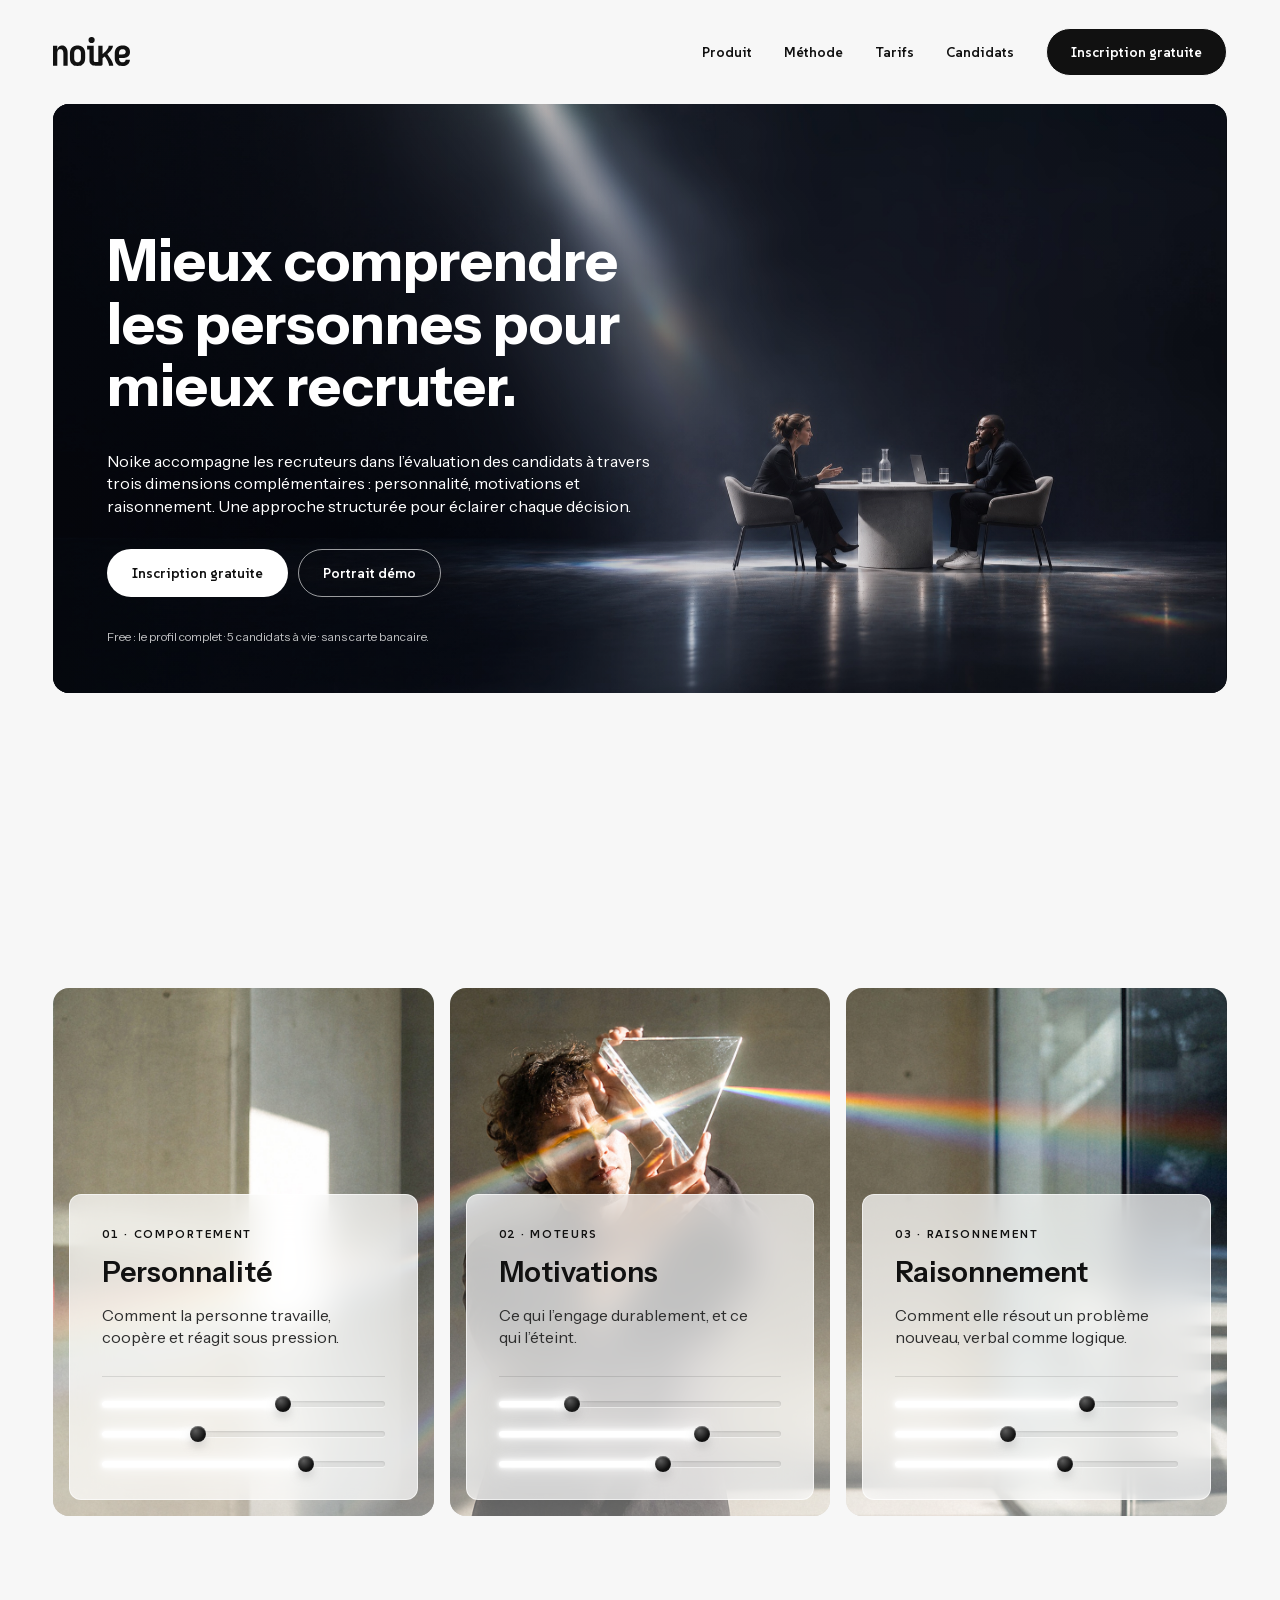
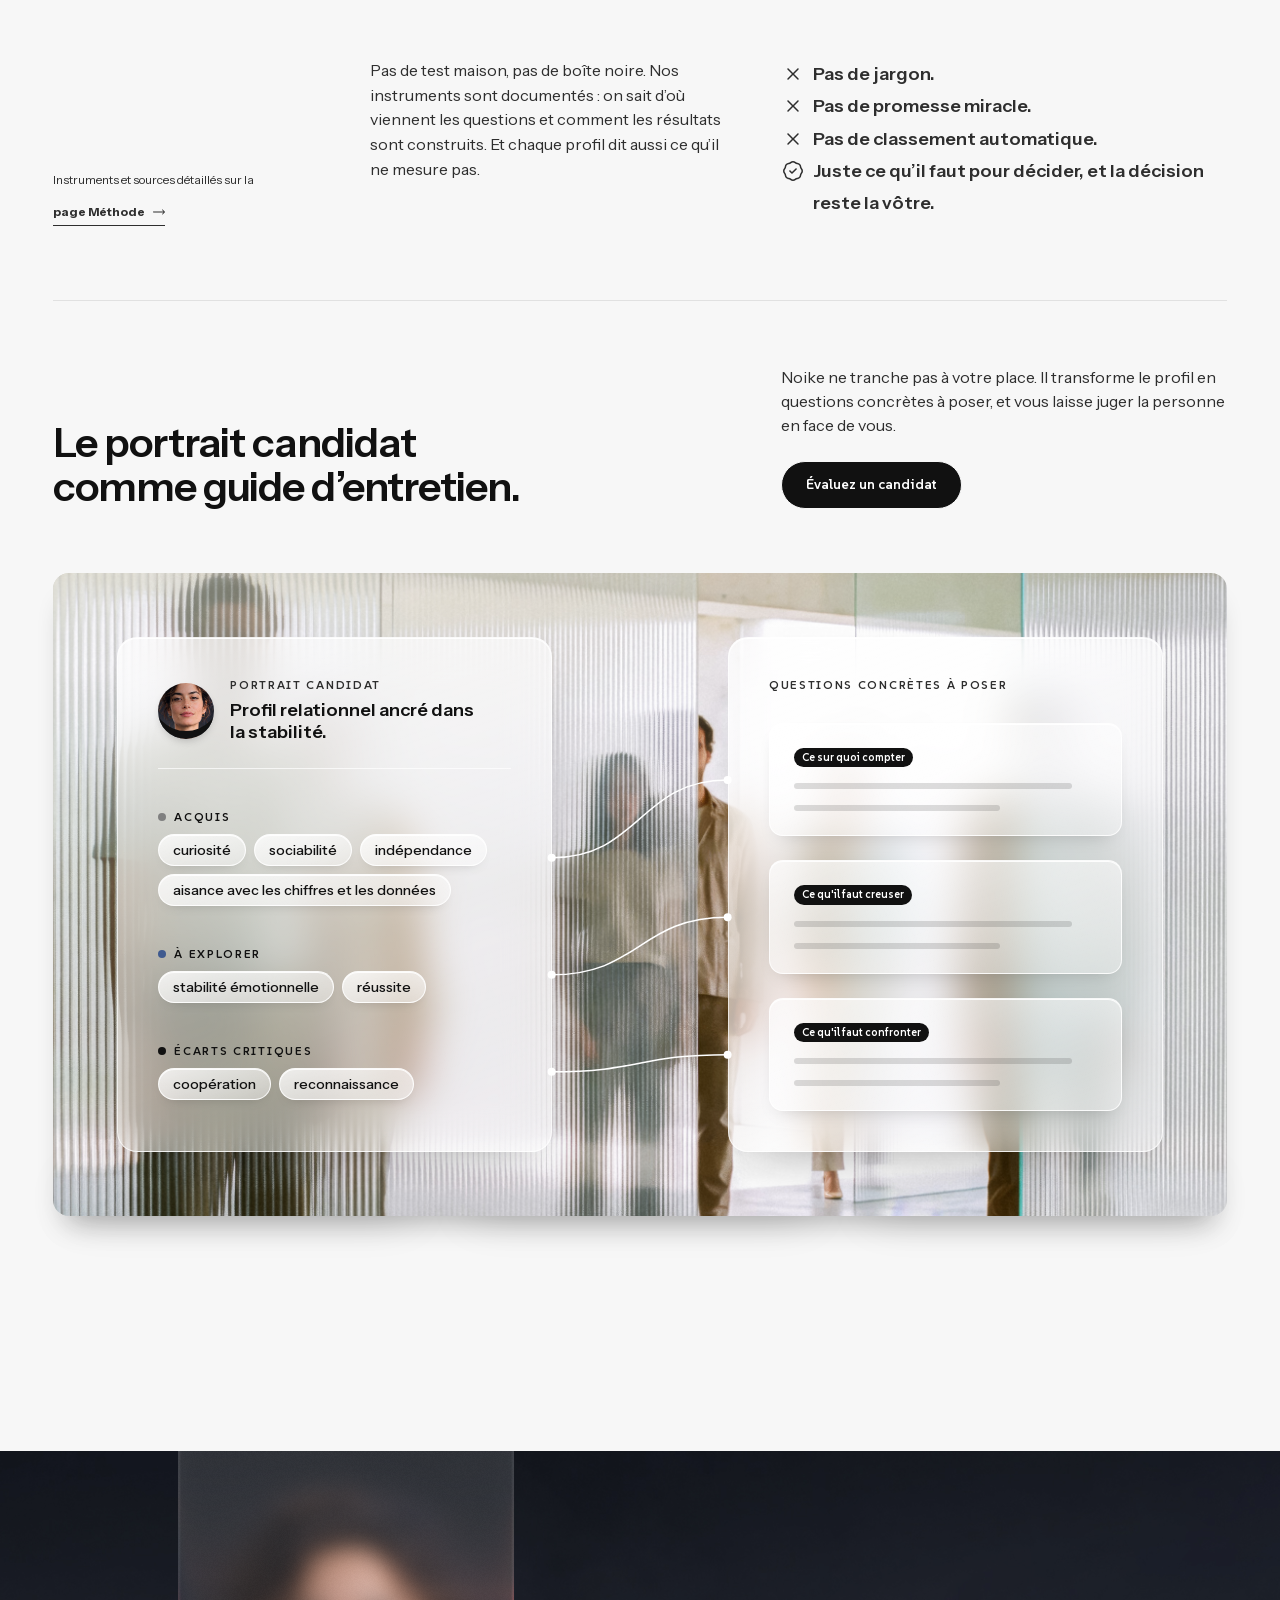
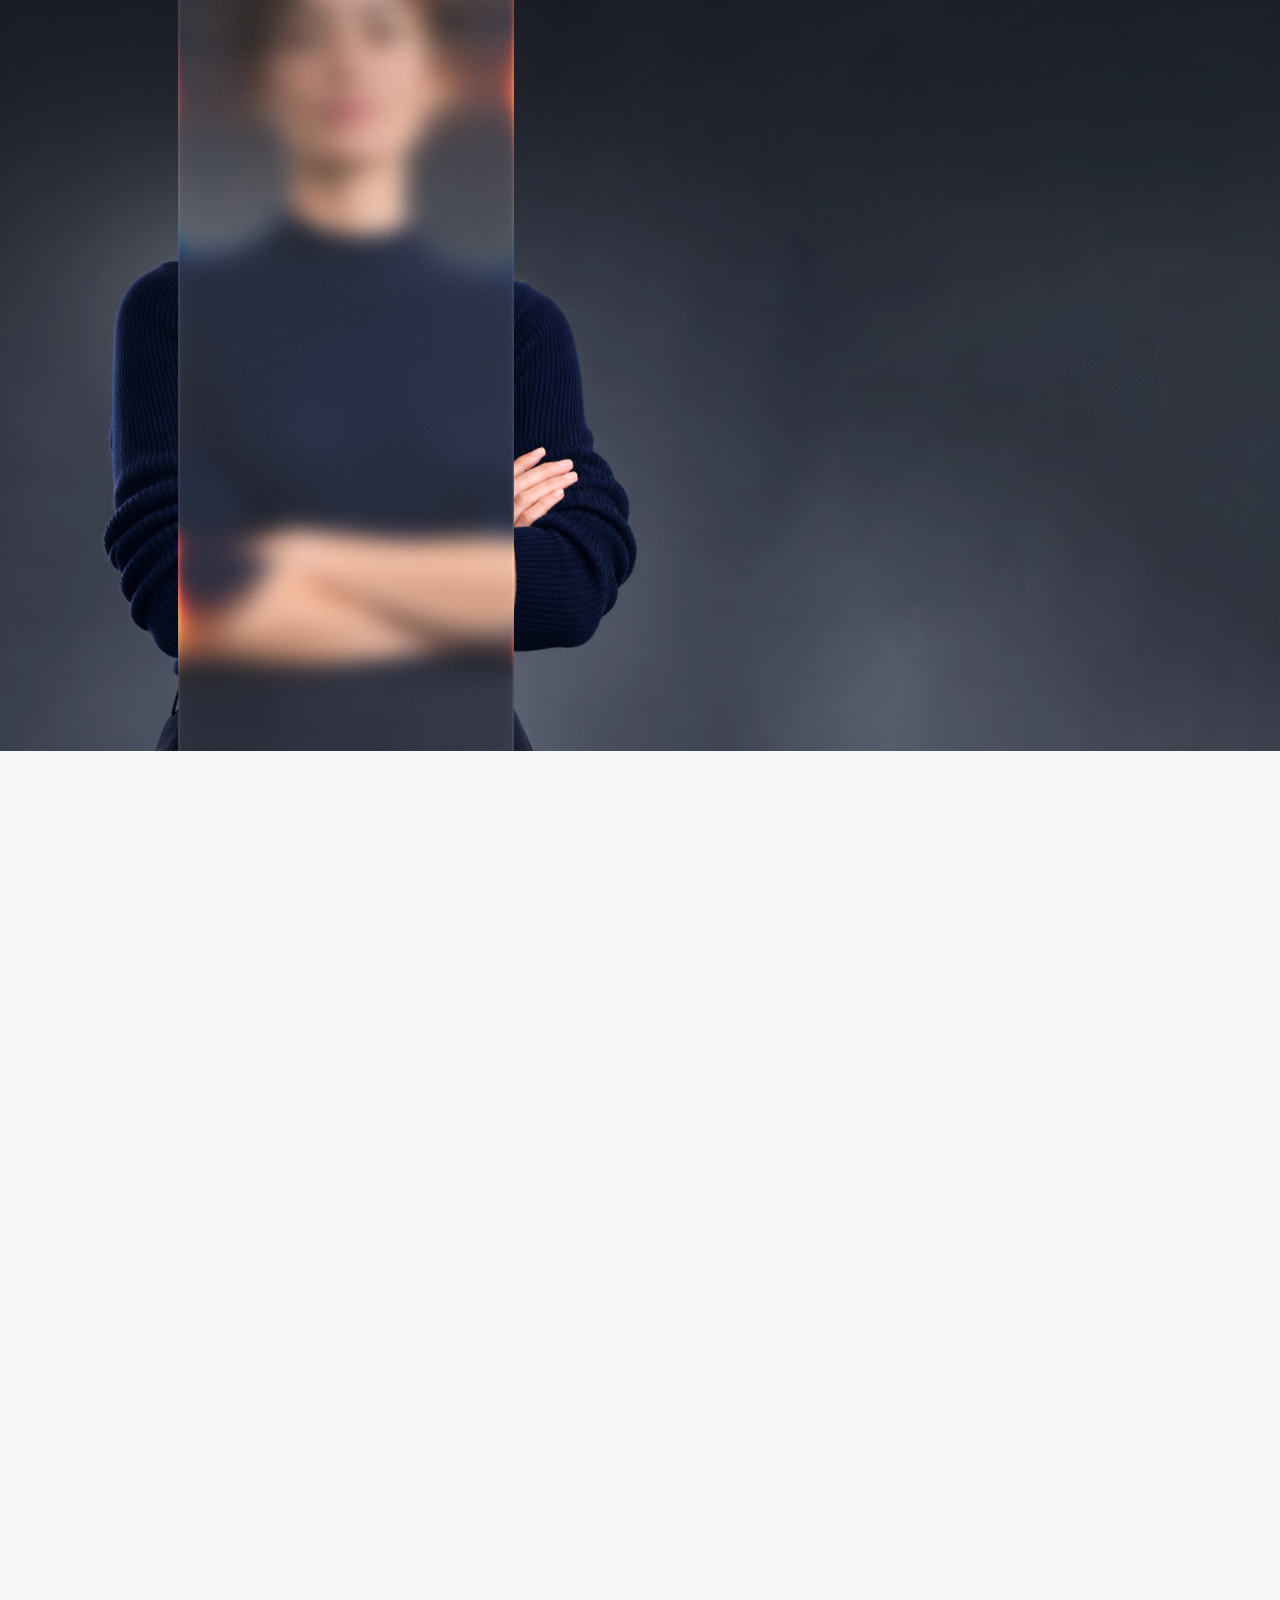
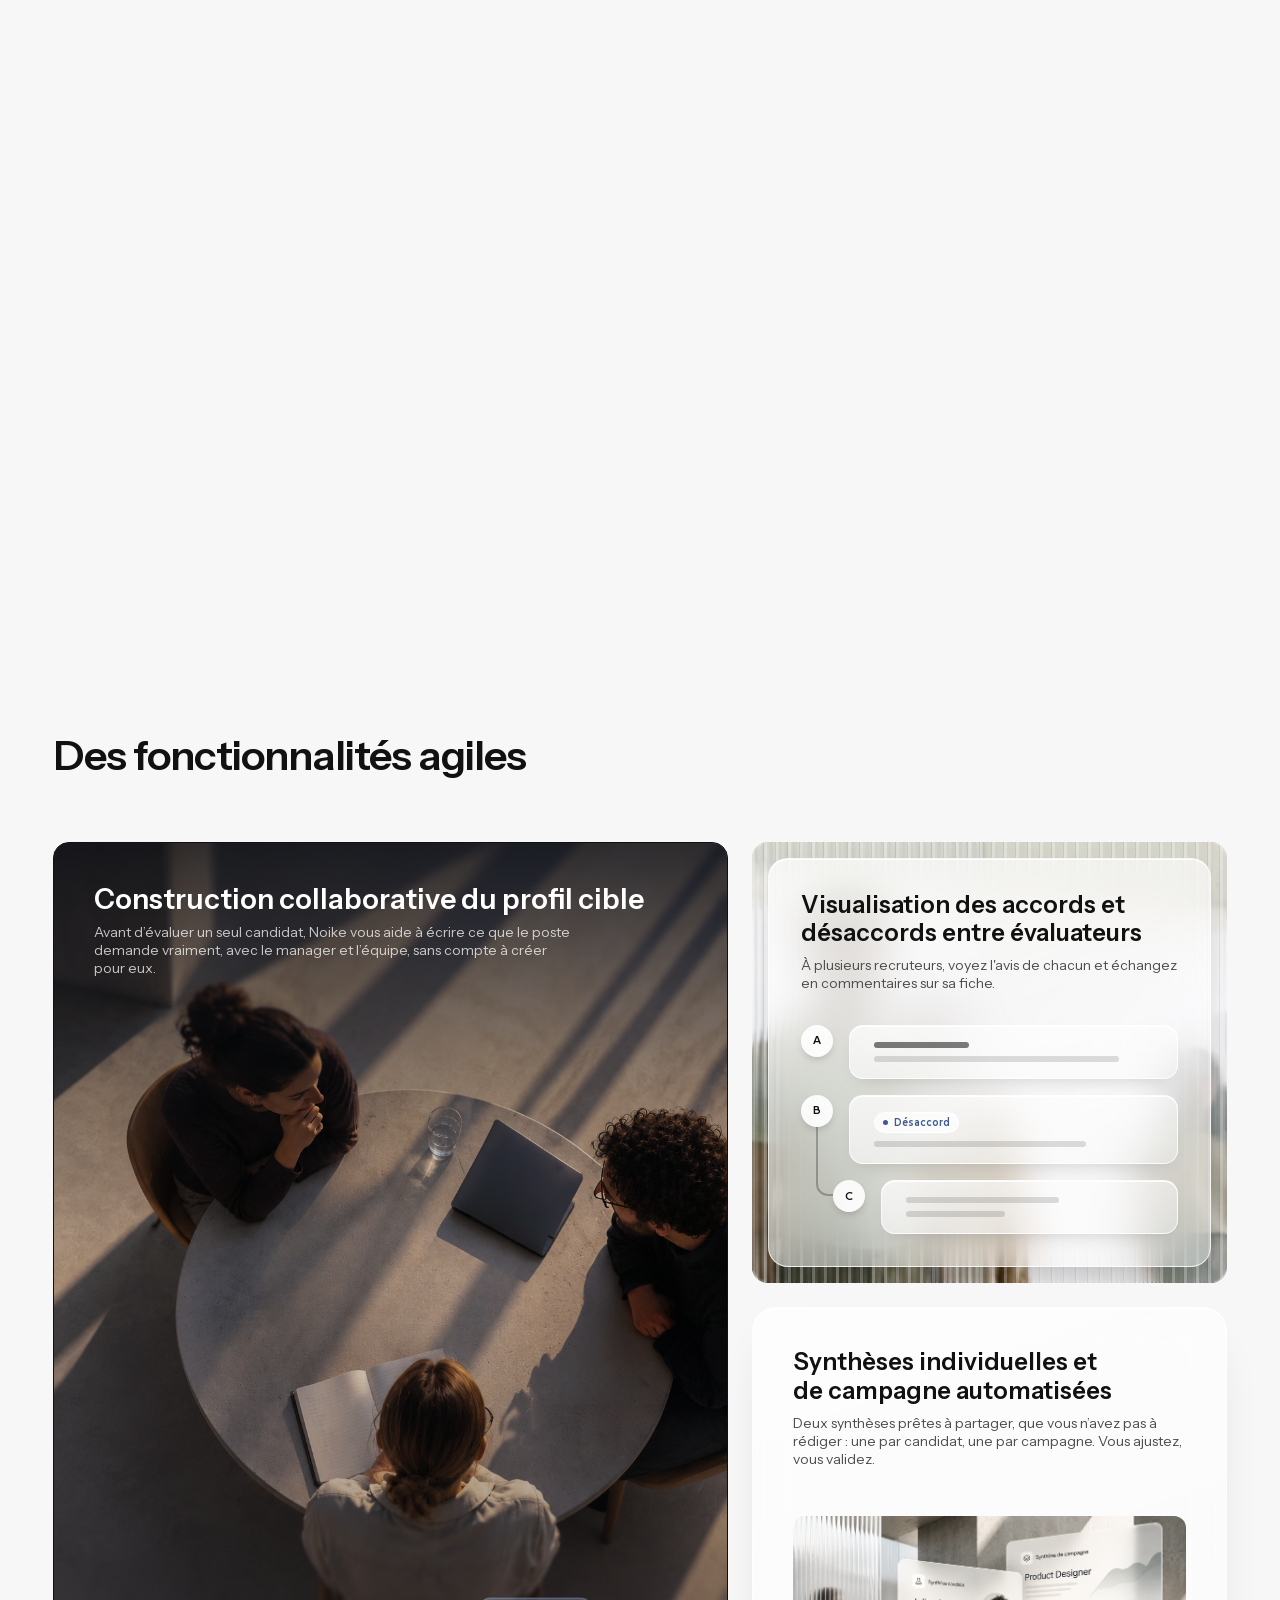
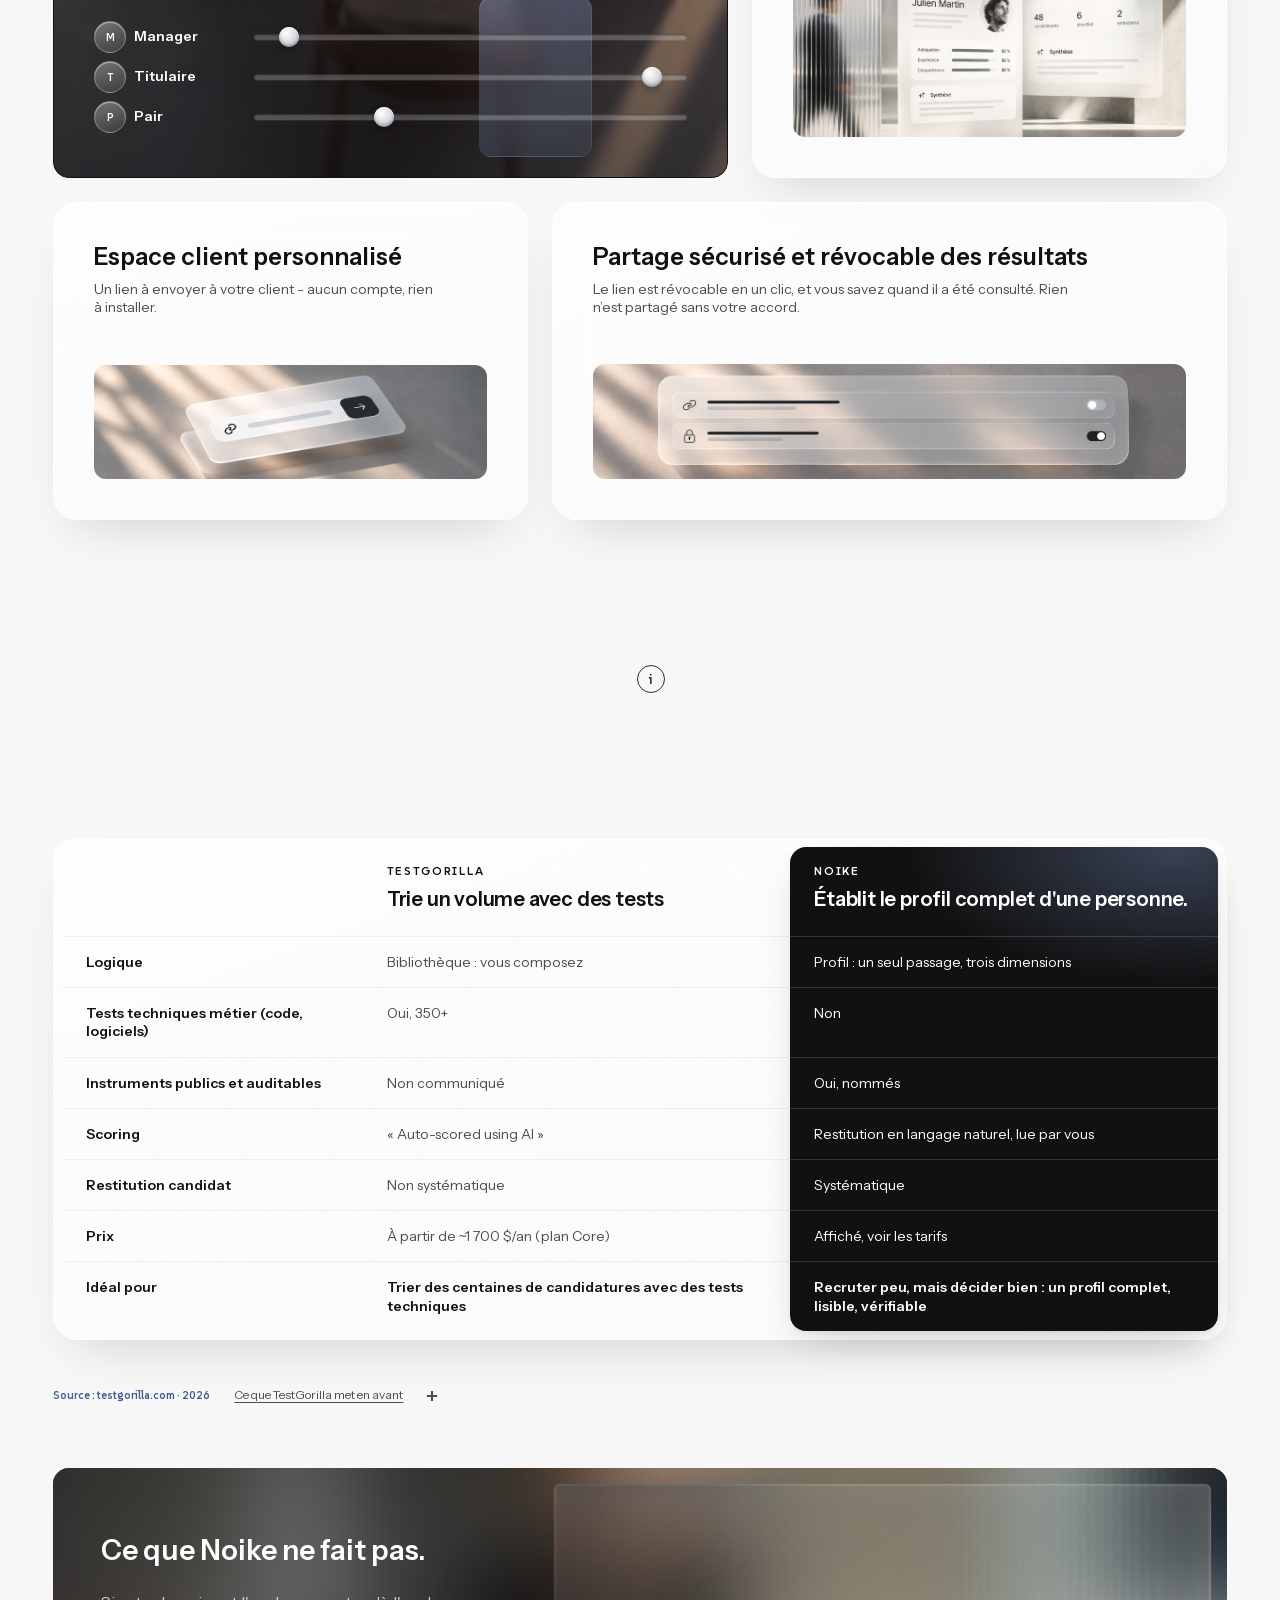
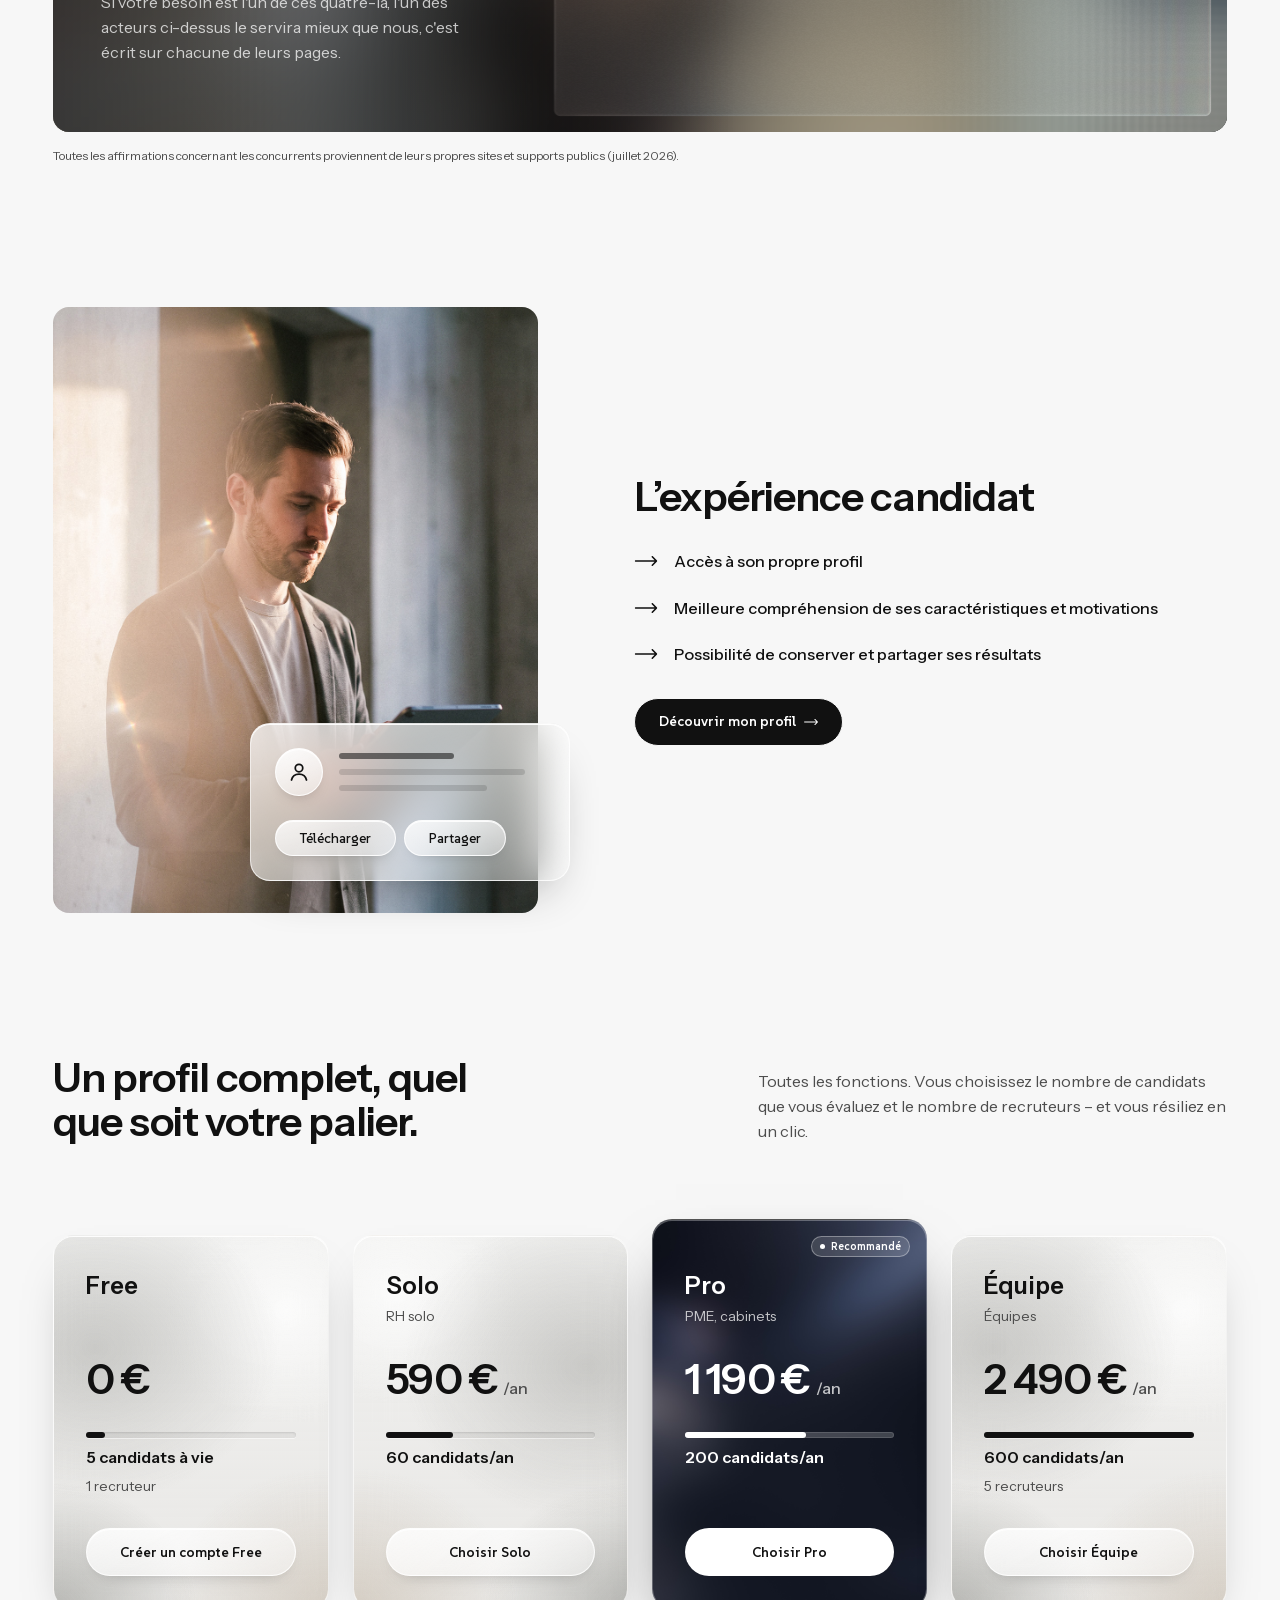
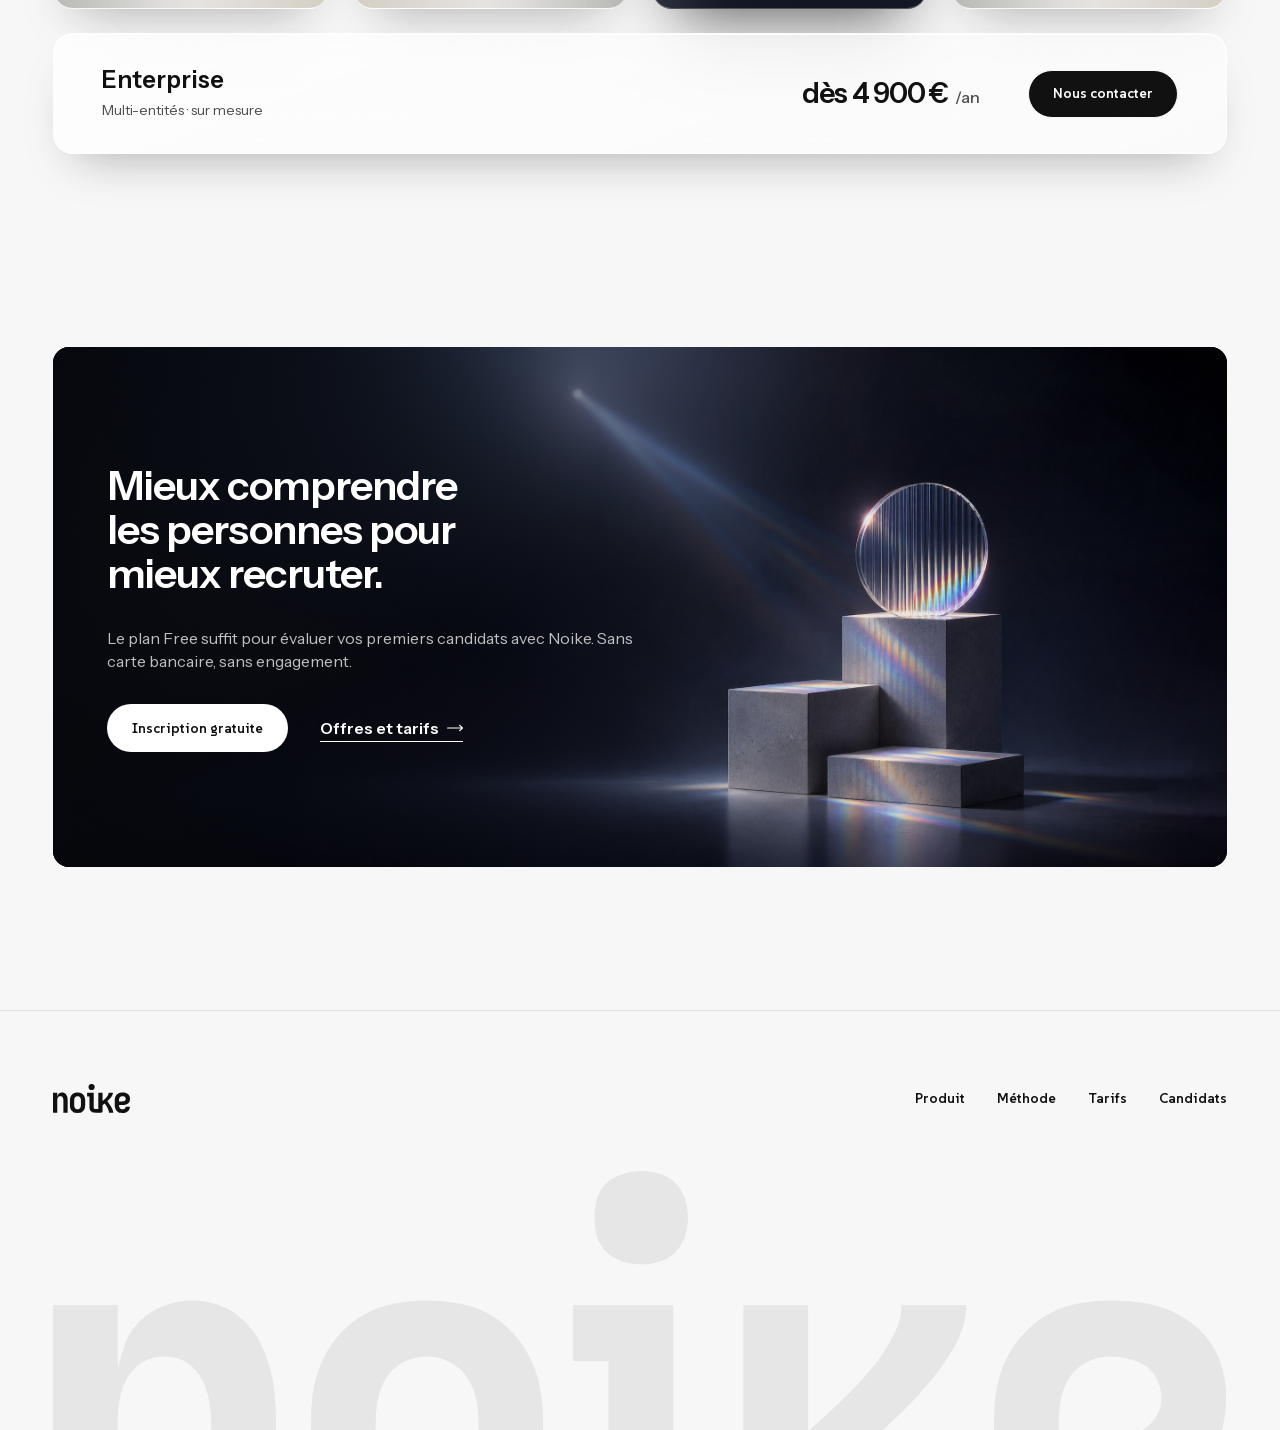
<file: index.html>
<!doctype html>
<html lang="fr">
<head>
  <meta charset="utf-8">
  <meta name="viewport" content="width=device-width, initial-scale=1">
  <title>Noike — Mieux comprendre les personnes pour mieux recruter</title>
  <meta name="description" content="Noike accompagne les recruteurs dans l'évaluation des candidats à travers trois dimensions complémentaires : personnalité, motivations et raisonnement.">
  <meta name="theme-color" content="#f7f7f7">
  <script>
    if (!window.matchMedia("(prefers-reduced-motion: reduce)").matches) {
      document.documentElement.classList.add("js-anim");
    }
  </script>
  <link rel="preload" href="assets/fonts/instrument-sans-latin.woff2" as="font" type="font/woff2" crossorigin>
  <link rel="preload" href="assets/fonts/suse-latin.woff2" as="font" type="font/woff2" crossorigin>
  <link rel="stylesheet" href="css/tokens.css?v=3">
  <link rel="stylesheet" href="css/base.css">
  <link rel="stylesheet" href="css/components.css">
  <link rel="stylesheet" href="css/sections.css">
  <link rel="stylesheet" href="css/guide.css?v=4">
  <link rel="stylesheet" href="css/page.css?v=72">
</head>
<body>
<svg xmlns="http://www.w3.org/2000/svg" style="display:none" aria-hidden="true">
<symbol id="close24" viewBox="0 0 24 24"><g>
<path d="M16.4697 6.46973C16.7626 6.17683 17.2374 6.17683 17.5303 6.46973C17.8232 6.76262 17.8232 7.23738 17.5303 7.53027L13.0605 12L17.5303 16.4697L17.582 16.5264C17.8223 16.8209 17.8049 17.2557 17.5303 17.5303C17.2557 17.8049 16.8209 17.8223 16.5264 17.582L16.4697 17.5303L12 13.0605L7.53027 17.5303C7.23738 17.8232 6.76262 17.8232 6.46973 17.5303C6.17683 17.2374 6.17683 16.7626 6.46973 16.4697L10.9395 12L6.46973 7.53027L6.41797 7.47363C6.17766 7.17905 6.19512 6.74433 6.46973 6.46973C6.74433 6.19512 7.17905 6.17766 7.47363 6.41797L7.53027 6.46973L12 10.9395L16.4697 6.46973Z" fill="currentColor"/>
</g></symbol>
<symbol id="seencheck24" viewBox="0 0 24 24"><g>
<g>
<path d="M14.5576 9.38768C14.8578 9.08743 15.3451 9.08774 15.6455 9.38768C15.9459 9.68808 15.9459 10.1752 15.6455 10.4756L11.5097 14.6123C11.2094 14.9123 10.7222 14.9123 10.4219 14.6123L8.35448 12.5439C8.05408 12.2435 8.05408 11.7564 8.35448 11.456C8.6549 11.156 9.14208 11.1558 9.44237 11.456L10.9658 12.9795L14.5576 9.38768Z" fill="currentColor"/>
<path d="M9.20701 3.0283C10.8164 1.65719 13.1836 1.6572 14.793 3.0283C15.2362 3.40598 15.7877 3.63521 16.3681 3.68162C18.476 3.84993 20.15 5.52394 20.3183 7.63182C20.3648 8.21226 20.594 8.76381 20.9717 9.20701C22.3428 10.8164 22.3428 13.1835 20.9717 14.793C20.594 15.2362 20.3648 15.7877 20.3183 16.3681C20.15 18.476 18.476 20.15 16.3681 20.3183C15.7877 20.3648 15.2362 20.594 14.793 20.9717C13.1835 22.3428 10.8164 22.3428 9.20701 20.9717C8.76381 20.594 8.21226 20.3648 7.63182 20.3183C5.52394 20.15 3.84993 18.476 3.68162 16.3681C3.63521 15.7877 3.40598 15.2362 3.0283 14.793C1.6572 13.1836 1.65719 10.8164 3.0283 9.20701C3.40598 8.7638 3.63521 8.21226 3.68162 7.63182C3.84994 5.52395 5.52395 3.84994 7.63182 3.68162C8.21226 3.63521 8.7638 3.40598 9.20701 3.0283ZM13.7959 4.1992C12.7614 3.31776 11.2386 3.31775 10.2041 4.1992C9.51445 4.78684 8.65706 5.14269 7.75389 5.21483C6.39919 5.32309 5.32309 6.39919 5.21483 7.75389C5.14269 8.65706 4.78684 9.51445 4.1992 10.2041C3.31775 11.2386 3.31776 12.7614 4.1992 13.7959C4.78684 14.4855 5.14269 15.3429 5.21483 16.2461C5.32308 17.6008 6.39918 18.6769 7.75389 18.7851C8.65706 18.8573 9.51445 19.2131 10.2041 19.8008C11.2386 20.6822 12.7614 20.6822 13.7959 19.8008C14.4855 19.2131 15.3429 18.8573 16.2461 18.7851C17.6008 18.6769 18.6769 17.6008 18.7851 16.2461C18.8573 15.3429 19.2131 14.4855 19.8008 13.7959C20.6822 12.7614 20.6822 11.2386 19.8008 10.2041C19.2131 9.51445 18.8573 8.65706 18.7851 7.75389C18.6769 6.39918 17.6008 5.32308 16.2461 5.21483C15.3429 5.14269 14.4855 4.78684 13.7959 4.1992Z" fill-rule="evenodd" clip-rule="evenodd" fill="currentColor"/>
</g>
</g></symbol>
<symbol id="logo" viewBox="0 0 76.8401 28.97"><g>
<path fill-rule="evenodd" clip-rule="evenodd" d="M24.4987 8.48455C25.1866 8.48456 25.8747 8.54844 26.5626 8.67584C27.2759 8.80322 27.9383 9.03239 28.5496 9.36352C29.1612 9.69475 29.6964 10.1282 30.155 10.6633C30.6391 11.1729 31.0215 11.746 31.3018 12.383C31.6075 12.9945 31.811 13.657 31.913 14.3705C32.0404 15.0584 32.1042 15.7465 32.1042 16.4344V21.0206C32.1042 21.7085 32.0404 22.4094 31.913 23.1228C31.811 23.8106 31.6074 24.473 31.3018 25.1098C31.0215 25.7213 30.6391 26.2949 30.155 26.83C29.6964 27.3395 29.1611 27.7598 28.5496 28.091C27.9382 28.4222 27.276 28.6518 26.5626 28.7792C25.8747 28.9066 25.1866 28.97 24.4987 28.97C23.8107 28.97 23.1098 28.9066 22.3964 28.7792C21.7085 28.6518 21.0587 28.4222 20.4472 28.091C19.8358 27.7598 19.2881 27.3395 18.804 26.83C18.3454 26.2949 17.963 25.7213 17.6573 25.1098C17.3771 24.473 17.1735 23.8106 17.0461 23.1228C16.9442 22.4094 16.8931 21.7085 16.8931 21.0206V16.4344C16.8931 15.7465 16.9442 15.0584 17.0461 14.3705C17.1735 13.657 17.377 12.9945 17.6573 12.383C17.963 11.746 18.3454 11.1729 18.804 10.6633C19.2881 10.1283 19.8357 9.69475 20.4472 9.36352C21.0586 9.03232 21.7085 8.80324 22.3964 8.67584C23.1098 8.54844 23.8107 8.48455 24.4987 8.48455ZM24.4987 12.1539C23.9891 12.1539 23.4922 12.2684 23.008 12.4978C22.5494 12.7271 22.167 13.0584 21.8613 13.4915C21.5811 13.9246 21.3903 14.3961 21.2884 14.9056C21.1865 15.4152 21.1353 15.9249 21.1353 16.4344V21.0206C21.1353 21.5302 21.1864 22.0398 21.2884 22.5494C21.3903 23.059 21.581 23.5304 21.8613 23.9635C22.167 24.3967 22.5494 24.7279 23.008 24.9573C23.4922 25.1866 23.9891 25.3011 24.4987 25.3011C25.0082 25.3011 25.4924 25.1866 25.951 24.9573C26.4351 24.7279 26.8175 24.3967 27.0978 23.9635C27.4035 23.5304 27.607 23.059 27.7089 22.5494C27.8109 22.0398 27.862 21.5302 27.862 21.0206V16.4344C27.862 15.9249 27.8108 15.4152 27.7089 14.9056C27.607 14.3961 27.4034 13.9246 27.0978 13.4915C26.8175 13.0584 26.4351 12.7271 25.951 12.4978C25.4924 12.2684 25.0082 12.1539 24.4987 12.1539Z" fill="currentColor"/>
<path fill-rule="evenodd" clip-rule="evenodd" d="M69.2345 8.48455C69.8715 8.48455 70.4958 8.52289 71.1073 8.59932C71.7442 8.67576 72.3557 8.82864 72.9417 9.05794C73.5277 9.28725 74.0757 9.59297 74.5853 9.97516C75.0949 10.3573 75.5152 10.8032 75.8464 11.3127C76.2031 11.8223 76.4582 12.3959 76.6111 13.0329C76.7639 13.6443 76.8401 14.2559 76.8401 14.8673C76.8401 15.5043 76.7639 16.1286 76.6111 16.74C76.4582 17.3515 76.1903 17.9119 75.8081 18.4215C75.4514 18.9056 75.0056 19.3263 74.4706 19.683C73.961 20.0397 73.4129 20.3199 72.8269 20.5237C72.241 20.7275 71.6294 20.8676 70.9925 20.9441C70.381 21.0205 69.7695 21.0588 69.158 21.0588H65.9095C65.9095 21.5684 65.9606 22.0781 66.0625 22.5877C66.1644 23.0972 66.3552 23.5687 66.6354 24.0018C66.9157 24.4095 67.2853 24.7279 67.7439 24.9573C68.228 25.1866 68.725 25.3011 69.2345 25.3011C69.6167 25.3011 69.9991 25.2628 70.3813 25.1863C70.7634 25.1099 71.1072 24.9697 71.4128 24.766C71.7441 24.5367 71.9991 24.2437 72.1775 23.887C72.3813 23.5303 72.4959 23.1607 72.5213 22.7785H76.7636C76.7636 23.39 76.6746 23.9891 76.4963 24.5752C76.3179 25.1611 76.05 25.7088 75.6934 26.2183C75.3367 26.7279 74.9036 27.161 74.394 27.5177C73.91 27.8743 73.3751 28.1678 72.7891 28.3971C72.2286 28.6264 71.6422 28.7793 71.0307 28.8557C70.4448 28.9321 69.846 28.97 69.2345 28.97C68.5211 28.97 67.8202 28.9066 67.1323 28.7792C66.4444 28.6518 65.7945 28.4222 65.1831 28.091C64.5717 27.7598 64.024 27.3395 63.5399 26.83C63.0813 26.2949 62.6989 25.709 62.3932 25.072C62.1129 24.4351 61.9094 23.7724 61.782 23.0846C61.6801 22.3966 61.629 21.7085 61.629 21.0206V16.4344C61.629 15.7465 61.6801 15.0584 61.782 14.3705C61.9094 13.657 62.1129 12.9945 62.3932 12.383C62.6989 11.746 63.0941 11.1729 63.5782 10.6633C64.0623 10.1283 64.6099 9.69475 65.2213 9.36352C65.8328 9.03231 66.4827 8.80324 67.1706 8.67584C67.8585 8.54844 68.5466 8.48455 69.2345 8.48455ZM69.2728 12.1539C68.7377 12.1539 68.228 12.2684 67.7439 12.4978C67.2853 12.7271 66.9029 13.0584 66.5972 13.4915C66.317 13.9246 66.1262 14.3961 66.0243 14.9056C65.9224 15.4152 65.8712 15.9249 65.8712 16.4344V17.3899H69.158C69.5657 17.3899 69.9609 17.3644 70.3431 17.3134C70.7506 17.237 71.1199 17.0968 71.4511 16.8931C71.8078 16.6637 72.0884 16.3703 72.2923 16.0136C72.496 15.657 72.5978 15.2749 72.5979 14.8673C72.5979 14.4597 72.5084 14.0645 72.3301 13.6823C72.1517 13.3002 71.897 12.9944 71.5659 12.7651C71.2347 12.5358 70.865 12.3829 70.4574 12.3065C70.0498 12.2046 69.6549 12.1539 69.2728 12.1539Z" fill="currentColor"/>
<path d="M9.13445 8.48455C9.74591 8.48455 10.3319 8.5868 10.8924 8.79061C11.4784 8.99444 11.9881 9.31294 12.4212 9.74609C12.8799 10.1538 13.2495 10.6251 13.5298 11.1602C13.81 11.6952 14.0268 12.2556 14.1796 12.8416C14.358 13.4276 14.4725 14.0263 14.5235 14.6378C14.5744 15.2238 14.6 15.8229 14.6 16.4344V28.6644H10.3577V16.4344C10.3577 16.1033 10.3322 15.7719 10.2812 15.4407C10.2557 15.1095 10.1918 14.791 10.0899 14.4852C10.0135 14.1541 9.88614 13.8482 9.70783 13.568C9.55495 13.2877 9.35099 13.0327 9.09619 12.8033C8.8669 12.5741 8.58667 12.4084 8.25548 12.3065C7.94974 12.2046 7.63122 12.1539 7.3 12.1539C6.96877 12.1539 6.63749 12.2046 6.30626 12.3065C6.00055 12.4084 5.72032 12.5741 5.46555 12.8033C5.23624 13.0327 5.03227 13.2877 4.85392 13.568C4.70108 13.8482 4.57372 14.1541 4.47182 14.4852C4.39539 14.7909 4.33149 15.1095 4.28053 15.4407C4.25506 15.7719 4.24228 16.1033 4.24228 16.4344V28.6644H0V8.79061H4.24228V12.8033C4.44609 12.2938 4.68846 11.2239 4.96869 10.7398C5.27444 10.2557 5.63126 9.84778 6.03894 9.51655C6.47205 9.15989 6.95627 8.90521 7.49128 8.75235C8.02629 8.57403 8.57397 8.48456 9.13445 8.48455Z" fill="currentColor"/>
<path d="M49.4559 17.0456C49.9145 16.6379 50.348 16.2433 50.7557 15.8611C51.1888 15.4789 51.6091 15.0837 52.0168 14.676C52.4499 14.243 52.8574 13.8098 53.2396 13.3767C53.6218 12.9436 53.9786 12.485 54.3098 12.0009C54.6411 11.5168 54.934 11.0071 55.1888 10.472C55.4436 9.93702 55.5713 9.37657 55.5714 8.79061H59.8136C59.8136 9.35109 59.7114 9.91154 59.5076 10.472C59.3038 11.0071 59.0491 11.5168 58.7434 12.0009C58.4376 12.485 58.1064 12.9564 57.7497 13.415C57.3929 13.8481 57.0233 14.2812 56.6411 14.7143C56.259 15.122 55.8643 15.5299 55.4566 15.9376C55.0489 16.3198 54.641 16.7017 54.2333 17.0839C54.6664 17.6699 55.0872 18.2686 55.4948 18.8801C55.928 19.4661 56.3482 20.0652 56.7559 20.6767C57.1636 21.2882 57.546 21.9125 57.9027 22.5494C58.2848 23.1609 58.6289 23.798 58.9347 24.4604C59.2404 25.1228 59.5078 25.8106 59.7371 26.5239C59.9919 27.2119 60.1192 27.9255 60.1192 28.6644H55.8769C55.8769 28.0784 55.7875 27.518 55.6092 26.983C55.4563 26.4225 55.2655 25.8744 55.0362 25.3394C54.8069 24.8043 54.5646 24.2946 54.3098 23.8105C54.055 23.3009 53.7749 22.804 53.4691 22.3199C53.1889 21.8103 52.8959 21.3134 52.5901 20.8293C52.2844 20.3452 51.9659 19.861 51.6347 19.3769C51.278 19.6827 50.9211 19.9889 50.5644 20.2946C50.2077 20.6003 49.8381 20.9061 49.4559 21.2119V27.2312C49.4559 28.0227 48.8142 28.6644 48.0227 28.6644H42.2324C41.7228 28.6644 41.2132 28.6261 40.7036 28.5496C40.194 28.4732 39.7098 28.3331 39.2512 28.1293C38.7926 27.9 38.3595 27.6198 37.9519 27.2886C37.5697 26.9319 37.2512 26.5367 36.9964 26.1036C36.7671 25.645 36.6015 25.1608 36.4995 24.6512C36.4231 24.1417 36.3848 23.6323 36.3848 23.1228V12.4595H34.0535V8.79061H40.6271V23.1228C40.6271 23.352 40.6526 23.5813 40.7036 23.8105C40.7545 24.0398 40.8563 24.2566 41.0091 24.4604C41.162 24.6387 41.3405 24.7788 41.5443 24.8807C41.7736 24.9572 42.0031 24.9955 42.2324 24.9955H45.2136V8.78561H49.4559V17.0456Z" fill="currentColor"/>
<path d="M38.5253 0C38.9329 1.89808e-05 39.3405 0.0639044 39.7481 0.191283C40.1557 0.318675 40.4998 0.522213 40.7801 0.802454C41.0603 1.08272 41.2643 1.42678 41.3917 1.83445C41.5191 2.24212 41.5825 2.65005 41.5825 3.05772C41.5825 3.46531 41.5191 3.87295 41.3917 4.28053C41.2643 4.6882 41.0604 5.03225 40.7801 5.31253C40.4998 5.5928 40.1558 5.79677 39.7481 5.92417C39.3405 6.05153 38.9329 6.11496 38.5253 6.11498C38.1176 6.11498 37.7097 6.05156 37.302 5.92417C36.8943 5.79677 36.5375 5.5928 36.2317 5.31253C35.9515 5.03227 35.748 4.68816 35.6206 4.28053C35.5187 3.87292 35.4676 3.46533 35.4675 3.05772C35.4675 2.65005 35.5187 2.24212 35.6206 1.83445C35.748 1.42683 35.9515 1.0827 36.2317 0.802454C36.5375 0.52221 36.8944 0.318684 37.302 0.191283C37.7097 0.0638854 38.1176 0 38.5253 0Z" fill="currentColor"/>
</g></symbol>
<symbol id="close" viewBox="0 0 11.5002 11.5002"><path d="M10.2198 0.219844C10.5127 -0.0730497 10.9875 -0.0730497 11.2804 0.219844C11.5733 0.512737 11.5733 0.987497 11.2804 1.28039L6.81066 5.75012L11.2804 10.2198L11.3321 10.2765C11.5725 10.5711 11.555 11.0058 11.2804 11.2804C11.0058 11.555 10.5711 11.5725 10.2765 11.3321L10.2198 11.2804L5.75012 6.81066L1.28039 11.2804C0.987497 11.5733 0.512737 11.5733 0.219844 11.2804C-0.0730497 10.9875 -0.0730497 10.5127 0.219844 10.2198L4.68957 5.75012L0.219844 1.28039L0.168086 1.22375C-0.0722232 0.929168 -0.0547602 0.494447 0.219844 0.219844C0.494447 -0.0547602 0.929168 -0.0722232 1.22375 0.168086L1.28039 0.219844L5.75012 4.68957L10.2198 0.219844Z" fill="currentColor"/></symbol>
<symbol id="arrow" viewBox="0 0 21.5 9.49983"><g transform="translate(21.5 0) scale(-1 1)"><path d="M4.21973 0.21967C4.51262 -0.0732232 4.98738 -0.0732233 5.28027 0.21967C5.57311 0.512567 5.57315 0.987342 5.28027 1.28022L2.56055 3.99994H20.75C21.1642 3.99994 21.5 4.33573 21.5 4.74994C21.4999 5.1641 21.1642 5.49994 20.75 5.49994H2.56055L5.28027 8.21967C5.57311 8.51257 5.57315 8.98734 5.28027 9.28022C4.98739 9.57303 4.5126 9.57304 4.21973 9.28022L0.219727 5.28022C0.187725 5.24822 0.159774 5.21355 0.134766 5.17768C0.10404 5.13358 0.0774343 5.08639 0.0566406 5.03608C0.0359035 4.9858 0.0210549 4.93369 0.0117188 4.8808C0.00422834 4.83829 6.86267e-06 4.7946 0 4.74994C0 4.70466 0.00402909 4.6602 0.0117188 4.61713C0.0208109 4.5663 0.0350561 4.51616 0.0546875 4.46772L0.0585938 4.45795C0.0793663 4.4088 0.105452 4.36241 0.135742 4.31928C0.145973 4.30472 0.156581 4.29027 0.167969 4.27631L0.219727 4.21967L4.21973 0.21967Z" fill="currentColor"/></g></symbol>
<symbol id="check" viewBox="0 0 11 11"><g>
<path d="M8.47335 2.73797C8.8224 2.42051 9.38881 2.42084 9.73808 2.73797C10.0873 3.05559 10.0873 3.57061 9.73808 3.88823L4.93008 8.26208C4.58092 8.57929 4.01449 8.57933 3.66535 8.26208L1.26192 6.07515C0.912693 5.75753 0.912693 5.24252 1.26192 4.9249C1.61118 4.60765 2.17755 4.6074 2.52665 4.9249L4.29772 6.53567L8.47335 2.73797Z" fill="currentColor"/>
</g></symbol>
</svg>


<a class="skip-link" href="#contenu">Aller au contenu</a>

<header class="site-header">
  <div class="container site-header__bar">
    <a class="logo" href="#" aria-label="Noike — accueil"><svg viewBox="0 0 76.8401 28.97" aria-hidden="true"><use href="#logo"/></svg></a>
    <button class="nav-toggle" type="button" aria-expanded="false" aria-controls="menu">Menu</button>
    <nav class="nav" id="menu" aria-label="Navigation principale">
      <ul class="nav__list">
        <li><a class="nav__link" href="produit.html">Produit</a></li>
        <li><a class="nav__link" href="#">Méthode</a></li>
        <li><a class="nav__link" href="#tarifs">Tarifs</a></li>
        <li><a class="nav__link" href="#">Candidats</a></li>
      </ul>
      <a class="btn btn--primary" href="#">Inscription gratuite</a>
    </nav>
  </div>
</header>

<main id="contenu">

  <!-- 1. Hero : la phrase passe du flou au net au chargement -->
  <section class="hero" aria-labelledby="t-hero">
    <div class="container">
      <div class="hero__card on-dark">
        <img class="hero__img" src="assets/img/hero-entretien.jpg" alt="" width="2640" height="1239" fetchpriority="high">
        <div class="hero__content">
          <h1 class="hero__title" id="t-hero"><span class="w" style="--i:0">Mieux</span> <span class="w" style="--i:1">comprendre</span> <span class="w" style="--i:2">les</span> <span class="w" style="--i:3">personnes</span> <span class="w" style="--i:4">pour</span> <span class="w" style="--i:5">mieux</span> <span class="w" style="--i:6">recruter.</span></h1>
          <p class="hero__text">Noike accompagne les recruteurs dans l’évaluation des candidats à travers trois dimensions complémentaires : personnalité, motivations et raisonnement. Une approche structurée pour éclairer chaque décision.</p>
          <div class="hero__actions">
            <a class="btn btn--light" href="#">Inscription gratuite</a>
            <a class="btn btn--ghost-light" href="#">Portrait démo</a>
          </div>
          <p class="hero__note">Free : le profil complet · 5 candidats à vie · sans carte bancaire.</p>
        </div>
      </div>
    </div>
  </section>

  <!-- 2. Trois dimensions : triptyque de verre, texte toujours visible -->
  <section class="dims2" aria-labelledby="t-dims">
    <div class="container">
      <div class="dims2__head">
        <h2 class="display" id="t-dims">Trois dimensions pour mieux comprendre chaque candidat.</h2>
      </div>

      <div class="tri">
        <article class="tri__panel" style="--bgx:0%" data-reveal>
          <div class="tri__photo" aria-hidden="true"></div>
          <div class="tri__card">
            <p class="tri__num label">01 · Comportement</p>
            <h3 class="tri__name">Personnalité</h3>
            <p class="tri__text">Comment la personne travaille, coopère et réagit sous pression.</p>
            <div class="scale tri__scales" role="img" aria-label="Illustration : échelles de lecture">
              <div class="scale__row" aria-hidden="true"><span class="scale__track"><i class="scale__fill" style="--pos:64%;--k:0"></i><i class="scale__dot" style="--pos:64%;--k:0"></i></span></div>
              <div class="scale__row" aria-hidden="true"><span class="scale__track"><i class="scale__fill" style="--pos:34%;--k:1"></i><i class="scale__dot" style="--pos:34%;--k:1"></i></span></div>
              <div class="scale__row" aria-hidden="true"><span class="scale__track"><i class="scale__fill" style="--pos:72%;--k:2"></i><i class="scale__dot" style="--pos:72%;--k:2"></i></span></div>
            </div>
          </div>
        </article>
        <article class="tri__panel" style="--bgx:50%" data-reveal>
          <div class="tri__photo" aria-hidden="true"></div>
          <div class="tri__card">
            <p class="tri__num label">02 · Moteurs</p>
            <h3 class="tri__name">Motivations</h3>
            <p class="tri__text">Ce qui l’engage durablement, et ce qui l’éteint.</p>
            <div class="scale tri__scales" role="img" aria-label="Illustration : échelles de lecture">
              <div class="scale__row" aria-hidden="true"><span class="scale__track"><i class="scale__fill" style="--pos:26%;--k:0"></i><i class="scale__dot" style="--pos:26%;--k:0"></i></span></div>
              <div class="scale__row" aria-hidden="true"><span class="scale__track"><i class="scale__fill" style="--pos:72%;--k:1"></i><i class="scale__dot" style="--pos:72%;--k:1"></i></span></div>
              <div class="scale__row" aria-hidden="true"><span class="scale__track"><i class="scale__fill" style="--pos:58%;--k:2"></i><i class="scale__dot" style="--pos:58%;--k:2"></i></span></div>
            </div>
          </div>
        </article>
        <article class="tri__panel" style="--bgx:100%" data-reveal>
          <div class="tri__photo" aria-hidden="true"></div>
          <div class="tri__card">
            <p class="tri__num label">03 · Raisonnement</p>
            <h3 class="tri__name">Raisonnement</h3>
            <p class="tri__text">Comment elle résout un problème nouveau, verbal comme logique.</p>
            <div class="scale tri__scales" role="img" aria-label="Illustration : échelles de lecture">
              <div class="scale__row" aria-hidden="true"><span class="scale__track"><i class="scale__fill" style="--pos:68%;--k:0"></i><i class="scale__dot" style="--pos:68%;--k:0"></i></span></div>
              <div class="scale__row" aria-hidden="true"><span class="scale__track"><i class="scale__fill" style="--pos:40%;--k:1"></i><i class="scale__dot" style="--pos:40%;--k:1"></i></span></div>
              <div class="scale__row" aria-hidden="true"><span class="scale__track"><i class="scale__fill" style="--pos:60%;--k:2"></i><i class="scale__dot" style="--pos:60%;--k:2"></i></span></div>
            </div>
          </div>
        </article>
      </div>
    </div>
  </section>

  <!-- 3. Noike décrit. Vous décidez. : maquette Figma (nœud 2035:194) -->
  <section class="decrit3" aria-labelledby="t-decrit">
    <div class="container split">
      <div class="split__head">
        <h2 class="split__title" id="t-decrit">Noike décrit, vous décidez.</h2>
        <p class="split__note">Instruments et sources détaillés sur la <a class="link link--underlined" href="#"><strong>page Méthode</strong> <svg class="icon" width="22" height="10" viewBox="0 0 21.5 9.5" aria-hidden="true"><use href="#arrow"/></svg></a></p>
      </div>
      <div class="split__body">
        <p class="lead">Pas de test maison, pas de boîte noire. Nos instruments sont documentés : on sait d’où viennent les questions et comment les résultats sont construits. Et chaque profil dit aussi ce qu’il ne mesure pas.</p>
        <ul class="statements">
          <li><svg class="icon" viewBox="0 0 24 24" aria-hidden="true"><use href="#close24"/></svg>Pas de jargon.</li>
          <li><svg class="icon" viewBox="0 0 24 24" aria-hidden="true"><use href="#close24"/></svg>Pas de promesse miracle.</li>
          <li><svg class="icon" viewBox="0 0 24 24" aria-hidden="true"><use href="#close24"/></svg>Pas de classement automatique.</li>
          <li><svg class="icon" viewBox="0 0 24 24" aria-hidden="true"><use href="#seencheck24"/></svg>Juste ce qu’il faut pour décider, et la décision reste la vôtre.</li>
        </ul>
      </div>
    </div>
  </section>

  <!-- 4. Le portrait candidat comme guide d'entretien : on voit le lien entre un trait et une question -->
  <section class="guide-sec" aria-labelledby="t-portrait">
    <div class="container">
      <div class="guide-sec__head">
        <h2 class="display" id="t-portrait">Le portrait candidat comme guide d’entretien.</h2>
        <div class="guide-sec__texts">
          <p>Noike ne tranche pas à votre place. Il transforme le profil en questions concrètes à poser, et vous laisse juger la personne en face de vous.</p>
          <a class="btn btn--primary" href="#">Évaluez un candidat</a>
        </div>
      </div>

      <div class="guide" data-guide data-reveal>
        <div class="guide__grid">
          <svg class="guide__links" aria-hidden="true"></svg>
          <article class="gcard gcard--portrait" aria-label="Illustration : portrait candidat">
            <header class="gcard__head">
              <span class="avatar avatar--photo" aria-hidden="true"></span>
              <div class="gcard__who"><p class="label">Portrait candidat</p><p class="gcard__title">Profil relationnel ancré dans la stabilité.</p></div>
            </header>
            <div class="pgroups">
              <div class="pgroup" data-pair="1"><p class="pgroup__label">Acquis</p><ul class="pchips"><li>curiosité</li><li>sociabilité</li><li>indépendance</li><li>aisance avec les chiffres et les données</li></ul></div>
              <div class="pgroup" data-pair="2"><p class="pgroup__label">À explorer</p><ul class="pchips"><li>stabilité émotionnelle</li><li>réussite</li></ul></div>
              <div class="pgroup" data-pair="3"><p class="pgroup__label">Écarts critiques</p><ul class="pchips"><li>coopération</li><li>reconnaissance</li></ul></div>
            </div>
          </article>
          <div class="guide__gap" aria-hidden="true"></div>
          <article class="gcard gcard--ask" aria-label="Illustration : questions à poser">
            <p class="label">Questions concrètes à poser</p>
            <ol class="asks">
              <li class="ask" data-ask="1"><span class="ask__tag">Ce sur quoi compter</span><i class="sk" style="--w:92%"></i><i class="sk" style="--w:68%"></i></li>
              <li class="ask" data-ask="2"><span class="ask__tag">Ce qu'il faut creuser</span><i class="sk" style="--w:92%"></i><i class="sk" style="--w:68%"></i></li>
              <li class="ask" data-ask="3"><span class="ask__tag">Ce qu'il faut confronter</span><i class="sk" style="--w:92%"></i><i class="sk" style="--w:68%"></i></li>
            </ol>
          </article>
        </div>
      </div>

      <ul class="steps2" data-reveal>
        <li><span>Identifier les points à explorer</span></li>
        <li><span>Préparer des questions pertinentes</span></li>
        <li><span>Enrichir les échanges</span></li>
      </ul>
    </div>
  </section>

  <!-- 5. Levez le voile sur vos candidats (animation au scroll) -->
  <section class="voile" data-voile data-voile-delay="0.15" aria-labelledby="t-voile">
    <div class="voile__sticky">
      <div class="container">
        <div class="voile__card on-dark">
          <!-- Photo lever-voile (personne nette) ; le verre liquide (canvas ajouté par js/glass.js) la recouvre puis se retire pendant le scroll -->
          <img class="voile__layer voile__layer--1" src="assets/img/lever-voile.jpg" alt="" width="2613" height="1254">
          <div class="voile__content">
            <h2 class="voile__title rv" id="t-voile" style="--s:.16;--d:.22">Levez le voile sur vos candidats</h2>
            <p class="voile__text rv" style="--s:.30;--d:.22">Trois angles pour comprendre une personne, trois lectures, jamais de score.</p>
            <div class="reads" role="img" aria-label="Aperçu : trois cartes de lecture, personnalité, motivations et raisonnement, dont une signale un désaccord entre évaluateurs">
              <div class="read rv" style="--s:.44;--d:.18" aria-hidden="true">
                <p class="read__label">Personnalité</p>
                <div class="sk-row"><i class="sk sk--dark" style="--w:62%"></i><i class="sk sk--lit" style="--w:24%"></i></div>
                <div class="sk-row"><i class="sk sk--dark" style="--w:38%"></i><i class="sk sk--lit" style="--w:30%"></i></div>
                <div class="sk-row"><i class="sk sk--dark" style="--w:70%"></i><i class="sk sk--lit" style="--w:18%"></i></div>
                <span class="badge badge--dark">Désaccord</span>
                <div class="sk-row"><i class="sk sk--dark" style="--w:55%"></i><i class="sk sk--lit" style="--w:28%"></i></div>
              </div>
              <div class="read rv" style="--s:.54;--d:.18" aria-hidden="true">
                <p class="read__label">Motivations</p>
                <div class="sk-row"><i class="sk sk--dark" style="--w:48%"></i><i class="sk sk--lit" style="--w:34%"></i></div>
                <div class="sk-row"><i class="sk sk--dark" style="--w:66%"></i><i class="sk sk--lit" style="--w:20%"></i></div>
                <div class="sk-row"><i class="sk sk--dark" style="--w:40%"></i><i class="sk sk--lit" style="--w:32%"></i></div>
              </div>
              <div class="read rv" style="--s:.64;--d:.18" aria-hidden="true">
                <p class="read__label">Raisonnement</p>
                <div class="sk-row"><i class="sk sk--dark" style="--w:58%"></i><i class="sk sk--lit" style="--w:26%"></i></div>
                <div class="sk-row"><i class="sk sk--dark" style="--w:44%"></i><i class="sk sk--lit" style="--w:30%"></i></div>
              </div>
            </div>
            <a class="btn btn--light rv" style="--s:.78;--d:.16" href="#">Essayez maintenant</a>
          </div>
        </div>
      </div>
    </div>
  </section>

  <!-- 6. Des fonctionnalités agiles : cinq tuiles qui montrent le produit -->
  <section class="feat2" aria-labelledby="t-feat">
    <div class="container">
      <div class="feat2__head">
        <h2 class="display" id="t-feat">Des fonctionnalités agiles</h2>
      </div>

      <div class="bento">
        <article class="tile tile--a on-dark" data-reveal>
          <div>
            <h3 class="tile__title">Construction collaborative du profil cible</h3>
            <p class="tile__text">Avant d’évaluer un seul candidat, Noike vous aide à écrire ce que le poste demande vraiment, avec le manager et l’équipe, sans compte à créer pour eux.</p>
          </div>
          <div class="tile__vis" role="img" aria-label="Illustration : le manager, le titulaire et un pair placent chacun leur avis sur une même échelle, et leurs avis se rejoignent dans une zone commune">
            <div class="agree" aria-hidden="true">
              <i class="agree__zone"></i>
              <div class="agree__row"><span class="agree__who"><i class="agree__av">M</i>Manager</span><span class="agree__track"><i class="agree__dot" style="--from:8%;--to:58%;--k:0"></i></span></div>
              <div class="agree__row"><span class="agree__who"><i class="agree__av">T</i>Titulaire</span><span class="agree__track"><i class="agree__dot" style="--from:92%;--to:66%;--k:1"></i></span></div>
              <div class="agree__row"><span class="agree__who"><i class="agree__av">P</i>Pair</span><span class="agree__track"><i class="agree__dot" style="--from:30%;--to:62%;--k:2"></i></span></div>
            </div>
          </div>
        </article>

        <article class="tile tile--b tile--glass flutes" data-reveal>
        <div class="glass">
          <div>
            <h3 class="tile__title">Visualisation des accords et désaccords entre évaluateurs</h3>
            <p class="tile__text">À plusieurs recruteurs, voyez l'avis de chacun et échangez en commentaires sur sa fiche.</p>
          </div>
          <div class="tile__vis" role="img" aria-label="Illustration : trois recruteurs donnent leur avis sur la fiche d’un candidat et échangent en commentaires ; un désaccord est signalé">
            <div class="thread" aria-hidden="true">
              <div class="thread__row" style="--k:0"><span class="who__avatar">A</span><div class="thread__bubble"><i class="sk sk--ink" style="--w:34%"></i><i class="sk" style="--w:88%"></i></div></div>
              <div class="thread__row thread__row--parent" style="--k:1"><span class="who__avatar">B</span><div class="thread__bubble"><span class="badge">Désaccord</span><i class="sk" style="--w:76%"></i></div></div>
              <div class="thread__row thread__row--reply" style="--k:2"><span class="who__avatar">C</span><div class="thread__bubble"><i class="sk" style="--w:62%"></i><i class="sk" style="--w:40%"></i></div></div>
            </div>
          </div>
        </div>
        </article>

        <article class="tile tile--c" data-reveal>
          <div>
            <h3 class="tile__title">Synthèses individuelles et de campagne automatisées</h3>
            <p class="tile__text">Deux synthèses prêtes à partager, que vous n’avez pas à rédiger : une par candidat, une par campagne. Vous ajustez, vous validez.</p>
          </div>
          <div class="tile__vis tile__vis--shot">
            <img src="assets/img/syntheses.png" width="1672" height="941" alt="Aperçu de deux synthèses sur des panneaux de verre : la synthèse d’un candidat, avec son portrait et trois indicateurs, et la synthèse de la campagne d’un poste, avec le nombre de candidatures, la shortlist et les entretiens.">
          </div>
        </article>

        <article class="tile tile--d" data-reveal>
          <div>
            <h3 class="tile__title">Espace client personnalisé</h3>
            <p class="tile__text">Un lien à envoyer à votre client - aucun compte, rien à installer.</p>
          </div>
          <div class="tile__vis tile__vis--shot">
            <img src="assets/img/espace-client.jpg" width="1800" height="520" alt="Aperçu : un lien d’espace client, avec un champ et un bouton flèche, sur un panneau de verre dépoli.">
          </div>
        </article>

        <article class="tile tile--e" data-reveal>
          <div>
            <h3 class="tile__title">Partage sécurisé et révocable des résultats</h3>
            <p class="tile__text">Le lien est révocable en un clic, et vous savez quand il a été consulté. Rien n’est partagé sans votre accord.</p>
          </div>
          <div class="tile__vis tile__vis--shot">
            <img src="assets/img/partage-securise-revocable2.jpg" width="2690" height="520" alt="Aperçu : deux réglages de partage sur un panneau de verre dépoli, un lien et un cadenas, chacun avec un interrupteur.">
          </div>
        </article>
      </div>
    </div>
  </section>

  <!-- 7. Noike face aux autres solutions : comparatif réel, repris de noike.fr (juillet 2026) -->
  <section class="compare-section" aria-labelledby="t-compare">
    <div class="container">
      <div class="dims2__head">
        <div class="tiprow">
          <h2 class="display" id="t-compare">Noike face aux autres solutions</h2>
          <span class="tip">
            <button class="tip__btn" type="button" aria-label="À propos des citations" aria-describedby="tip-compare" aria-expanded="false">i</button>
            <span class="tip__bubble" role="tooltip" id="tip-compare">Leurs mots, pas les nôtres : tout ce que disent les concurrents est cité, sourcé et daté.</span>
          </span>
        </div>
      </div>

      <div data-tabs>
        <div class="ctabs" role="tablist" aria-label="Solutions comparées" data-reveal>
          <button class="ctab" type="button" role="tab" id="ct-1" aria-controls="cp-1" aria-selected="true">TestGorilla</button>
          <button class="ctab" type="button" role="tab" id="ct-2" aria-controls="cp-2" aria-selected="false" tabindex="-1">AssessFirst</button>
          <button class="ctab" type="button" role="tab" id="ct-3" aria-controls="cp-3" aria-selected="false" tabindex="-1">Maki</button>
          <button class="ctab" type="button" role="tab" id="ct-4" aria-controls="cp-4" aria-selected="false" tabindex="-1">Yuzu</button>
          <button class="ctab" type="button" role="tab" id="ct-5" aria-controls="cp-5" aria-selected="false" tabindex="-1">PerformanSe</button>
          <button class="ctab" type="button" role="tab" id="ct-6" aria-controls="cp-6" aria-selected="false" tabindex="-1">Central Test</button>
          <button class="ctab" type="button" role="tab" id="ct-7" aria-controls="cp-7" aria-selected="false" tabindex="-1">Thomas (PPA/DISC)</button>
          <button class="ctab" type="button" role="tab" id="ct-8" aria-controls="cp-8" aria-selected="false" tabindex="-1">Hogan</button>
        </div>
        <div class="cmp" role="tabpanel" id="cp-1" aria-labelledby="ct-1" tabindex="0">
          <div class="compare__scroll" role="region" aria-label="Tableau comparatif : TestGorilla et Noike" tabindex="0">
            <table class="compare" role="table">
              <caption class="sr-only">Comparaison de TestGorilla et de Noike</caption>
              <thead role="rowgroup"><tr role="row"><th role="columnheader" scope="col"><span class="sr-only">Critère</span></th><th role="columnheader" scope="col">TestGorilla</th><th role="columnheader" scope="col" class="is-noike">Noike</th></tr></thead>
              <tbody role="rowgroup"><tr role="row" class="compare__lead"><th role="rowheader" scope="row"><span class="sr-only">En une phrase</span></th><td role="cell" data-label="TestGorilla">Trie un volume avec des tests</td><td role="cell" class="is-noike" data-label="Noike">Établit le profil complet d'une personne.</td></tr>
                
                <tr role="row"><th role="rowheader" scope="row">Logique</th><td role="cell" data-label="TestGorilla">Bibliothèque : vous composez</td><td role="cell" class="is-noike" data-label="Noike">Profil : un seul passage, trois dimensions</td></tr>
                <tr role="row"><th role="rowheader" scope="row">Tests techniques métier (code, logiciels)</th><td role="cell" data-label="TestGorilla">Oui, 350+</td><td role="cell" class="is-noike" data-label="Noike">Non</td></tr>
                <tr role="row"><th role="rowheader" scope="row">Instruments publics et auditables</th><td role="cell" data-label="TestGorilla">Non communiqué</td><td role="cell" class="is-noike" data-label="Noike">Oui, nommés</td></tr>
                <tr role="row"><th role="rowheader" scope="row">Scoring</th><td role="cell" data-label="TestGorilla">« Auto-scored using AI »</td><td role="cell" class="is-noike" data-label="Noike">Restitution en langage naturel, lue par vous</td></tr>
                <tr role="row"><th role="rowheader" scope="row">Restitution candidat</th><td role="cell" data-label="TestGorilla">Non systématique</td><td role="cell" class="is-noike" data-label="Noike">Systématique</td></tr>
                <tr role="row"><th role="rowheader" scope="row">Prix</th><td role="cell" data-label="TestGorilla">À partir de ~1 700 $/an (plan Core)</td><td role="cell" class="is-noike" data-label="Noike">Affiché, voir les tarifs</td></tr>
              <tr role="row" class="compare__ideal"><th role="rowheader" scope="row">Idéal pour</th><td role="cell" data-label="TestGorilla">Trier des centaines de candidatures avec des tests techniques</td><td role="cell" class="is-noike" data-label="Noike">Recruter peu, mais décider bien : un profil complet, lisible, vérifiable</td></tr>
              </tbody>
            </table>
          </div>
          <details class="cmp__says">
            <summary><span class="cmp__src">Source : testgorilla.com · 2026</span><span class="cmp__more">Ce que TestGorilla met en avant</span></summary>
            <p class="cmp__quote">une bibliothèque de « 350+ tests » (cognitifs, techniques, langues, personnalité, culture), un screening automatisé avec scoring par IA, des questions éliminatoires avant l'évaluation, un modèle tarifaire à l'usage (offre gratuite limitée, plan Core à partir de ~1 700 $/an).</p>
          </details>
        </div>
        <div class="cmp" role="tabpanel" id="cp-2" aria-labelledby="ct-2" tabindex="0" hidden>
          <div class="compare__scroll" role="region" aria-label="Tableau comparatif : AssessFirst et Noike" tabindex="0">
            <table class="compare" role="table">
              <caption class="sr-only">Comparaison de AssessFirst et de Noike</caption>
              <thead role="rowgroup"><tr role="row"><th role="columnheader" scope="col"><span class="sr-only">Critère</span></th><th role="columnheader" scope="col">AssessFirst</th><th role="columnheader" scope="col" class="is-noike">Noike</th></tr></thead>
              <tbody role="rowgroup"><tr role="row" class="compare__lead"><th role="rowheader" scope="row"><span class="sr-only">En une phrase</span></th><td role="cell" data-label="AssessFirst">Vend une prédiction</td><td role="cell" class="is-noike" data-label="Noike">Vend une description exacte, et revendique de ne pas prédire.</td></tr>
                
                <tr role="row"><th role="rowheader" scope="row">Promesse</th><td role="cell" data-label="AssessFirst">Prédire le succès et la compatibilité</td><td role="cell" class="is-noike" data-label="Noike">Décrire : personnalité, motivations, raisonnement</td></tr>
                <tr role="row"><th role="rowheader" scope="row">Modèle</th><td role="cell" data-label="AssessFirst">Propriétaire, IA prédictive</td><td role="cell" class="is-noike" data-label="Noike">Instruments publics de science ouverte, nommés</td></tr>
                <tr role="row"><th role="rowheader" scope="row">Vérifiable par un tiers ?</th><td role="cell" data-label="AssessFirst">Non communiqué</td><td role="cell" class="is-noike" data-label="Noike">Oui</td></tr>
                <tr role="row"><th role="rowheader" scope="row">Qui décide ?</th><td role="cell" data-label="AssessFirst">Modèles de décision basés sur l'IA</td><td role="cell" class="is-noike" data-label="Noike">Vous, l'outil prépare, il ne décide pas</td></tr>
                <tr role="row"><th role="rowheader" scope="row">Limites dites dans le rapport</th><td role="cell" data-label="AssessFirst">Non communiqué</td><td role="cell" class="is-noike" data-label="Noike">Oui</td></tr>
                <tr role="row"><th role="rowheader" scope="row">Prix</th><td role="cell" data-label="AssessFirst">Sur devis</td><td role="cell" class="is-noike" data-label="Noike">Affiché, voir les tarifs</td></tr>
              <tr role="row" class="compare__ideal"><th role="rowheader" scope="row">Idéal pour</th><td role="cell" data-label="AssessFirst">Recruter en volume sur des postes homogènes, avec un modèle prédictif sur vos données</td><td role="cell" class="is-noike" data-label="Noike">Savoir qui est la personne, et décider vous-même</td></tr>
              </tbody>
            </table>
          </div>
          <details class="cmp__says">
            <summary><span class="cmp__src">Source : assessfirst.com · 2026</span><span class="cmp__more">Ce que AssessFirst met en avant</span></summary>
            <p class="cmp__quote">une « plateforme d'intelligence prédictive » qui « prédit le succès, l'engagement et la compatibilité des talents », des « modèles prédictifs personnalisés », « −50 % d'erreurs de recrutement, −45 % de temps de recrutement ».</p>
          </details>
        </div>
        <div class="cmp" role="tabpanel" id="cp-3" aria-labelledby="ct-3" tabindex="0" hidden>
          <div class="compare__scroll" role="region" aria-label="Tableau comparatif : Maki et Noike" tabindex="0">
            <table class="compare" role="table">
              <caption class="sr-only">Comparaison de Maki et de Noike</caption>
              <thead role="rowgroup"><tr role="row"><th role="columnheader" scope="col"><span class="sr-only">Critère</span></th><th role="columnheader" scope="col">Maki</th><th role="columnheader" scope="col" class="is-noike">Noike</th></tr></thead>
              <tbody role="rowgroup"><tr role="row" class="compare__lead"><th role="rowheader" scope="row"><span class="sr-only">En une phrase</span></th><td role="cell" data-label="Maki">Automatise tout le recrutement</td><td role="cell" class="is-noike" data-label="Noike">N'automatise rien, il prépare votre entretien.</td></tr>
                
                <tr role="row"><th role="rowheader" scope="row">Périmètre</th><td role="cell" data-label="Maki">Le processus entier (« end to end »)</td><td role="cell" class="is-noike" data-label="Noike">Un moment : connaître la personne avant l'entretien</td></tr>
                <tr role="row"><th role="rowheader" scope="row">Agents IA autonomes</th><td role="cell" data-label="Maki">Oui, six agents</td><td role="cell" class="is-noike" data-label="Noike">Non</td></tr>
                <tr role="row"><th role="rowheader" scope="row">Volume cible</th><td role="cell" data-label="Maki">Grands comptes, gros volumes</td><td role="cell" class="is-noike" data-label="Noike">PME, cabinets, recruteurs indépendants</td></tr>
                <tr role="row"><th role="rowheader" scope="row">Instruments publics</th><td role="cell" data-label="Maki">Non communiqué</td><td role="cell" class="is-noike" data-label="Noike">Oui, nommés</td></tr>
                <tr role="row"><th role="rowheader" scope="row">Restitution candidat</th><td role="cell" data-label="Maki">Non communiqué</td><td role="cell" class="is-noike" data-label="Noike">Systématique</td></tr>
                <tr role="row"><th role="rowheader" scope="row">Prix</th><td role="cell" data-label="Maki">Sur devis</td><td role="cell" class="is-noike" data-label="Noike">Affiché, voir les tarifs</td></tr>
              <tr role="row" class="compare__ideal"><th role="rowheader" scope="row">Idéal pour</th><td role="cell" data-label="Maki">Orchestrer tout le tunnel de recrutement de milliers de candidatures</td><td role="cell" class="is-noike" data-label="Noike">Discerner : savoir qui est vraiment la personne en face de vous</td></tr>
              </tbody>
            </table>
          </div>
          <details class="cmp__says">
            <summary><span class="cmp__src">Source : makipeople.com · 2026</span><span class="cmp__more">Ce que Maki met en avant</span></summary>
            <p class="cmp__quote">« the intelligence running your hiring, end to end », des agents IA qui « screènent, interviewent, planifient », un screening sur « 300+ skills », du voice screening « 24/7 en 45+ langues », des références grands comptes (H&amp;M, PwC, Deloitte, IKEA). Maki précise que la décision finale reste humaine.</p>
          </details>
        </div>
        <div class="cmp" role="tabpanel" id="cp-4" aria-labelledby="ct-4" tabindex="0" hidden>
          <div class="compare__scroll" role="region" aria-label="Tableau comparatif : Yuzu et Noike" tabindex="0">
            <table class="compare" role="table">
              <caption class="sr-only">Comparaison de Yuzu et de Noike</caption>
              <thead role="rowgroup"><tr role="row"><th role="columnheader" scope="col"><span class="sr-only">Critère</span></th><th role="columnheader" scope="col">Yuzu</th><th role="columnheader" scope="col" class="is-noike">Noike</th></tr></thead>
              <tbody role="rowgroup"><tr role="row" class="compare__lead"><th role="rowheader" scope="row"><span class="sr-only">En une phrase</span></th><td role="cell" data-label="Yuzu">Observe des comportements en jeu</td><td role="cell" class="is-noike" data-label="Noike">Mesure avec les instruments de la recherche.</td></tr>
                
                <tr role="row"><th role="rowheader" scope="row">Méthode</th><td role="cell" data-label="Yuzu">Mises en situation vidéoludiques</td><td role="cell" class="is-noike" data-label="Noike">Questionnaires standardisés de science ouverte</td></tr>
                <tr role="row"><th role="rowheader" scope="row">Instruments publics et auditables</th><td role="cell" data-label="Yuzu">Non, algorithmes propriétaires</td><td role="cell" class="is-noike" data-label="Noike">Oui : IPIP-NEO-120, O*NET WIP, épreuves de raisonnement (science ouverte)</td></tr>
                <tr role="row"><th role="rowheader" scope="row">Comparabilité inter-candidats</th><td role="cell" data-label="Yuzu">Propre à la plateforme</td><td role="cell" class="is-noike" data-label="Noike">Standards internationaux documentés</td></tr>
                <tr role="row"><th role="rowheader" scope="row">Expérience candidat</th><td role="cell" data-label="Yuzu">L'immersion</td><td role="cell" class="is-noike" data-label="Noike">La restitution : le candidat repart avec son profil</td></tr>
                <tr role="row"><th role="rowheader" scope="row">Raisonnement mesuré</th><td role="cell" data-label="Yuzu">Via jeux</td><td role="cell" class="is-noike" data-label="Noike">Épreuves de raisonnement issues de la science ouverte</td></tr>
                <tr role="row"><th role="rowheader" scope="row">Prix</th><td role="cell" data-label="Yuzu">Sur devis</td><td role="cell" class="is-noike" data-label="Noike">Affiché, voir les tarifs</td></tr>
              <tr role="row" class="compare__ideal"><th role="rowheader" scope="row">Idéal pour</th><td role="cell" data-label="Yuzu">Une expérience candidat immersive, des soft skills en mise en situation</td><td role="cell" class="is-noike" data-label="Noike">Vérifier la mesure et la partager telle quelle avec candidat et client</td></tr>
              </tbody>
            </table>
          </div>
          <details class="cmp__says">
            <summary><span class="cmp__src">Source : yuzu.hr · 2026</span><span class="cmp__more">Ce que Yuzu met en avant</span></summary>
            <p class="cmp__quote">un « assessment center nouvelle génération » gamifié, « immersion et neurosciences », une technologie « plus prédictive que les questionnaires traditionnels (de 40 à 60 %) », une expérience candidat « unique et mémorable », la réduction du biais de désirabilité sociale.</p>
          </details>
        </div>
        <div class="cmp" role="tabpanel" id="cp-5" aria-labelledby="ct-5" tabindex="0" hidden>
          <div class="compare__scroll" role="region" aria-label="Tableau comparatif : PerformanSe et Noike" tabindex="0">
            <table class="compare" role="table">
              <caption class="sr-only">Comparaison de PerformanSe et de Noike</caption>
              <thead role="rowgroup"><tr role="row"><th role="columnheader" scope="col"><span class="sr-only">Critère</span></th><th role="columnheader" scope="col">PerformanSe</th><th role="columnheader" scope="col" class="is-noike">Noike</th></tr></thead>
              <tbody role="rowgroup"><tr role="row" class="compare__lead"><th role="rowheader" scope="row"><span class="sr-only">En une phrase</span></th><td role="cell" data-label="PerformanSe">Un modèle propriétaire</td><td role="cell" class="is-noike" data-label="Noike">Des instruments publics que tout psychologue peut examiner.</td></tr>
                
                <tr role="row"><th role="rowheader" scope="row">Ancienneté</th><td role="cell" data-label="PerformanSe">35 ans</td><td role="cell" class="is-noike" data-label="Noike">Instruments issus de décennies de recherche publique (tradition Goldberg, O*NET)</td></tr>
                <tr role="row"><th role="rowheader" scope="row">Base théorique</th><td role="cell" data-label="PerformanSe">Big Five + théorie des besoins, IRT</td><td role="cell" class="is-noike" data-label="Noike">Big Five (IPIP-NEO-120), motivations (O*NET WIP), raisonnement (épreuves de science ouverte)</td></tr>
                <tr role="row"><th role="rowheader" scope="row">Modèle</th><td role="cell" data-label="PerformanSe">Propriétaire</td><td role="cell" class="is-noike" data-label="Noike">Science ouverte, auditables</td></tr>
                <tr role="row"><th role="rowheader" scope="row">Promesse</th><td role="cell" data-label="PerformanSe">« Les plus prédictives du marché »</td><td role="cell" class="is-noike" data-label="Noike">Aucune promesse de prédiction, revendiqué</td></tr>
                <tr role="row"><th role="rowheader" scope="row">Accompagnement conseil</th><td role="cell" data-label="PerformanSe">Oui, historique</td><td role="cell" class="is-noike" data-label="Noike">Autonomie : lisible sans expertise psychométrique</td></tr>
                <tr role="row"><th role="rowheader" scope="row">Prix</th><td role="cell" data-label="PerformanSe">Sur devis</td><td role="cell" class="is-noike" data-label="Noike">Affiché, voir les tarifs</td></tr>
              <tr role="row" class="compare__ideal"><th role="rowheader" scope="row">Idéal pour</th><td role="cell" data-label="PerformanSe">Un accompagnement conseil de long terme avec un éditeur historique</td><td role="cell" class="is-noike" data-label="Noike">Des instruments qu'on ne vous demande pas de croire sur parole</td></tr>
              </tbody>
            </table>
          </div>
          <details class="cmp__says">
            <summary><span class="cmp__src">Source : performanse.com · 2026</span><span class="cmp__more">Ce que PerformanSe met en avant</span></summary>
            <p class="cmp__quote">« 35 ans d'expertise », un modèle Big Five combiné à la théorie des besoins, l'IRT, le test TwoB-R (cognitif + comportemental), des données « anonymisées et hébergées en France » alimentant « les évaluations les plus prédictives du marché ».</p>
          </details>
        </div>
        <div class="cmp" role="tabpanel" id="cp-6" aria-labelledby="ct-6" tabindex="0" hidden>
          <div class="compare__scroll" role="region" aria-label="Tableau comparatif : Central Test et Noike" tabindex="0">
            <table class="compare" role="table">
              <caption class="sr-only">Comparaison de Central Test et de Noike</caption>
              <thead role="rowgroup"><tr role="row"><th role="columnheader" scope="col"><span class="sr-only">Critère</span></th><th role="columnheader" scope="col">Central Test</th><th role="columnheader" scope="col" class="is-noike">Noike</th></tr></thead>
              <tbody role="rowgroup"><tr role="row" class="compare__lead"><th role="rowheader" scope="row"><span class="sr-only">En une phrase</span></th><td role="cell" data-label="Central Test">Propose un catalogue où choisir</td><td role="cell" class="is-noike" data-label="Noike">Un profil unique, rien à choisir.</td></tr>
                
                <tr role="row"><th role="rowheader" scope="row">Logique</th><td role="cell" data-label="Central Test">Catalogue de tests spécialisés</td><td role="cell" class="is-noike" data-label="Noike">Un profil complet, un seul passage</td></tr>
                <tr role="row"><th role="rowheader" scope="row">Expertise requise pour choisir et lire</th><td role="cell" data-label="Central Test">Recommandée</td><td role="cell" class="is-noike" data-label="Noike">Aucune : conçu pour être lisible sans psychométricien</td></tr>
                <tr role="row"><th role="rowheader" scope="row">Usages</th><td role="cell" data-label="Central Test">Recrutement, carrière, orientation</td><td role="cell" class="is-noike" data-label="Noike">Le recrutement : préparer le meilleur entretien</td></tr>
                <tr role="row"><th role="rowheader" scope="row">Instruments publics</th><td role="cell" data-label="Central Test">Non, tests édités en propre</td><td role="cell" class="is-noike" data-label="Noike">Oui, nommés</td></tr>
                <tr role="row"><th role="rowheader" scope="row">Restitution candidat</th><td role="cell" data-label="Central Test">Selon les tests</td><td role="cell" class="is-noike" data-label="Noike">Systématique</td></tr>
                <tr role="row"><th role="rowheader" scope="row">Prix</th><td role="cell" data-label="Central Test">Sur devis</td><td role="cell" class="is-noike" data-label="Noike">Affiché, voir les tarifs</td></tr>
              <tr role="row" class="compare__ideal"><th role="rowheader" scope="row">Idéal pour</th><td role="cell" data-label="Central Test">Des besoins d'évaluation variés et une fonction RH pour piloter le catalogue</td><td role="cell" class="is-noike" data-label="Noike">Une seule réponse complète : qui est la personne en face de vous ?</td></tr>
              </tbody>
            </table>
          </div>
          <details class="cmp__says">
            <summary><span class="cmp__src">Source : centraltest.com · 2026</span><span class="cmp__more">Ce que Central Test met en avant</span></summary>
            <p class="cmp__quote">un éditeur international, « plus de 3 000 entreprises » accompagnées, une gamme étendue (personnalité, motivations, aptitudes, orientation, gestion émotionnelle), une plateforme « 100 % en ligne » alliant « performance, sécurité et simplicité ».</p>
          </details>
        </div>
        <div class="cmp" role="tabpanel" id="cp-7" aria-labelledby="ct-7" tabindex="0" hidden>
          <div class="compare__scroll" role="region" aria-label="Tableau comparatif : Thomas (PPA/DISC) et Noike" tabindex="0">
            <table class="compare" role="table">
              <caption class="sr-only">Comparaison de Thomas (PPA/DISC) et de Noike</caption>
              <thead role="rowgroup"><tr role="row"><th role="columnheader" scope="col"><span class="sr-only">Critère</span></th><th role="columnheader" scope="col">Thomas (PPA/DISC)</th><th role="columnheader" scope="col" class="is-noike">Noike</th></tr></thead>
              <tbody role="rowgroup"><tr role="row" class="compare__lead"><th role="rowheader" scope="row"><span class="sr-only">En une phrase</span></th><td role="cell" data-label="Thomas (PPA/DISC)">Décrit un style en 8 minutes</td><td role="cell" class="is-noike" data-label="Noike">Établit en 25 à 30 minutes un profil complet.</td></tr>
                
                <tr role="row"><th role="rowheader" scope="row">Modèle</th><td role="cell" data-label="Thomas (PPA/DISC)">DISC (4 types comportementaux)</td><td role="cell" class="is-noike" data-label="Noike">Big Five (30 facettes), motivations, raisonnement</td></tr>
                <tr role="row"><th role="rowheader" scope="row">Durée</th><td role="cell" data-label="Thomas (PPA/DISC)">8 minutes</td><td role="cell" class="is-noike" data-label="Noike">25 à 30 minutes</td></tr>
                <tr role="row"><th role="rowheader" scope="row">Ce qui est couvert</th><td role="cell" data-label="Thomas (PPA/DISC)">Le comportement au travail</td><td role="cell" class="is-noike" data-label="Noike">Personnalité + motivations + raisonnement</td></tr>
                <tr role="row"><th role="rowheader" scope="row">Instruments publics</th><td role="cell" data-label="Thomas (PPA/DISC)">Non, propriétaire (certifié BPS)</td><td role="cell" class="is-noike" data-label="Noike">Oui, nommés et auditables</td></tr>
                <tr role="row"><th role="rowheader" scope="row">Restitution candidat</th><td role="cell" data-label="Thomas (PPA/DISC)">Selon dispositif</td><td role="cell" class="is-noike" data-label="Noike">Systématique</td></tr>
                <tr role="row"><th role="rowheader" scope="row">Prix</th><td role="cell" data-label="Thomas (PPA/DISC)">Sur devis</td><td role="cell" class="is-noike" data-label="Noike">Affiché, voir les tarifs</td></tr>
              <tr role="row" class="compare__ideal"><th role="rowheader" scope="row">Idéal pour</th><td role="cell" data-label="Thomas (PPA/DISC)">Un profil comportemental très rapide, dans un langage DISC déjà installé</td><td role="cell" class="is-noike" data-label="Noike">Une demi-heure honnête pour une décision qui engage des années</td></tr>
              </tbody>
            </table>
          </div>
          <details class="cmp__says">
            <summary><span class="cmp__src">Source : thomas.co · 2026</span><span class="cmp__more">Ce que Thomas (PPA/DISC) met en avant</span></summary>
            <p class="cmp__quote">le PPA, analyse comportementale fondée sur le modèle DISC (1928), « 8 minutes » de passation, une certification par la British Psychological Society, plus de 60 ans d'usage, « recruter avec plus de certitude » et réduire le turnover.</p>
          </details>
        </div>
        <div class="cmp" role="tabpanel" id="cp-8" aria-labelledby="ct-8" tabindex="0" hidden>
          <div class="compare__scroll" role="region" aria-label="Tableau comparatif : Hogan et Noike" tabindex="0">
            <table class="compare" role="table">
              <caption class="sr-only">Comparaison de Hogan et de Noike</caption>
              <thead role="rowgroup"><tr role="row"><th role="columnheader" scope="col"><span class="sr-only">Critère</span></th><th role="columnheader" scope="col">Hogan</th><th role="columnheader" scope="col" class="is-noike">Noike</th></tr></thead>
              <tbody role="rowgroup"><tr role="row" class="compare__lead"><th role="rowheader" scope="row"><span class="sr-only">En une phrase</span></th><td role="cell" data-label="Hogan">L'évaluation experte des dirigeants</td><td role="cell" class="is-noike" data-label="Noike">Le profil lisible par tous.</td></tr>
                
                <tr role="row"><th role="rowheader" scope="row">Cible</th><td role="cell" data-label="Hogan">Leadership, executive assessment</td><td role="cell" class="is-noike" data-label="Noike">PME, cabinets, recruteurs indépendants</td></tr>
                <tr role="row"><th role="rowheader" scope="row">Lecture des résultats</th><td role="cell" data-label="Hogan">Certification utilisateur requise</td><td role="cell" class="is-noike" data-label="Noike">Aucune : restitutions en langage naturel</td></tr>
                <tr role="row"><th role="rowheader" scope="row">Modèle</th><td role="cell" data-label="Hogan">Propriétaire (HPI, HDS, MVPI)</td><td role="cell" class="is-noike" data-label="Noike">Science ouverte : IPIP-NEO-120, O*NET WIP, épreuves de raisonnement</td></tr>
                <tr role="row"><th role="rowheader" scope="row">Promesse</th><td role="cell" data-label="Hogan">« Highest predictive validity in the industry »</td><td role="cell" class="is-noike" data-label="Noike">Aucune promesse de prédiction, revendiqué</td></tr>
                <tr role="row"><th role="rowheader" scope="row">Restitution candidat</th><td role="cell" data-label="Hogan">Via débrief expert</td><td role="cell" class="is-noike" data-label="Noike">Systématique, directe</td></tr>
                <tr role="row"><th role="rowheader" scope="row">Prix</th><td role="cell" data-label="Hogan">Sur devis, via distributeurs</td><td role="cell" class="is-noike" data-label="Noike">Affiché, voir les tarifs</td></tr>
              <tr role="row" class="compare__ideal"><th role="rowheader" scope="row">Idéal pour</th><td role="cell" data-label="Hogan">Évaluer des dirigeants avec un accompagnement expert certifié</td><td role="cell" class="is-noike" data-label="Noike">Un profil lisible par qui décide et par qui est décrit, sans intermédiaire</td></tr>
              </tbody>
            </table>
          </div>
          <details class="cmp__says">
            <summary><span class="cmp__src">Source : hoganassessments.com · 2026</span><span class="cmp__more">Ce que Hogan met en avant</span></summary>
            <p class="cmp__quote">trois décennies de recherche, la mesure du « bright side, dark side, inside » de la personnalité, « the highest level of predictive validity in the industry », « 75 % des Fortune 500 », un usage centré leadership et cadres dirigeants, avec certification des utilisateurs.</p>
          </details>
        </div>
      </div>

      <div class="nofait on-dark" data-glass-card data-reveal>
        <img class="nofait__bg" src="assets/img/mec-diffuse-prisme.jpg" alt="" width="2640" height="1200">
        <div class="nofait__head">
          <h3 class="nofait__title">Ce que Noike ne fait pas.</h3>
          <p class="nofait__text">Si votre besoin est l'un de ces quatre-là, l'un des acteurs ci-dessus le servira mieux que nous, c'est écrit sur chacune de leurs pages.</p>
        </div>
        <ul class="nofait__list">
          <li><svg class="icon" viewBox="0 0 11.5 11.5" aria-hidden="true"><use href="#close"/></svg>Ne prédit pas la réussite.</li>
          <li><svg class="icon" viewBox="0 0 11.5 11.5" aria-hidden="true"><use href="#close"/></svg>Ne teste pas les compétences techniques métier.</li>
          <li><svg class="icon" viewBox="0 0 11.5 11.5" aria-hidden="true"><use href="#close"/></svg>N’automatise pas le tri des candidatures.</li>
          <li><svg class="icon" viewBox="0 0 11.5 11.5" aria-hidden="true"><use href="#close"/></svg>Ne décide pas à votre place.</li>
        </ul>
      </div>
      <p class="compare__note">Toutes les affirmations concernant les concurrents proviennent de leurs propres sites et supports publics (juillet 2026).</p>
    </div>
  </section>

  <!-- 8. L'expérience candidat : le portrait se garde et se partage -->
  <section class="candidat" aria-labelledby="t-cand">
    <div class="container cand">
      <div class="cand__visual">
        <img class="cand__photo" src="assets/img/experience-candidat.jpg" width="1100" height="1375" alt="Un candidat consulte sur une tablette son propre profil, dans une lumière chaude.">
        <div class="cand__card" data-reveal>
          <div class="cand__head">
            <span class="picto" aria-hidden="true"><svg viewBox="0 0 24 24" fill="none" stroke="currentColor" stroke-width="1.75" stroke-linecap="round" stroke-linejoin="round"><circle cx="12" cy="8" r="3.75"/><path d="M4.5 20c.8-3.9 3.8-6 7.5-6s6.7 2.1 7.5 6"/></svg></span>
            <div class="mock__lines" aria-hidden="true"><i class="sk sk--ink" style="--w:56%"></i><i class="sk" style="--w:90%"></i><i class="sk" style="--w:72%"></i></div>
          </div>
          <div class="cand__actions">
            <button class="pill-btn" type="button" aria-pressed="false" data-cand="telecharger">Télécharger</button>
            <button class="pill-btn" type="button" aria-pressed="false" data-cand="partager">Partager</button>
          </div>
        </div>
      </div>
      <div class="cand__text">
        <h2 class="cand__title" id="t-cand">L’expérience candidat</h2>
        <ul class="cand__list">
          <li><svg class="icon" viewBox="0 0 21.5 9.5" aria-hidden="true"><use href="#arrow"/></svg><span>Accès à son propre profil</span></li>
          <li><svg class="icon" viewBox="0 0 21.5 9.5" aria-hidden="true"><use href="#arrow"/></svg><span>Meilleure compréhension de ses caractéristiques et motivations</span></li>
          <li><svg class="icon" viewBox="0 0 21.5 9.5" aria-hidden="true"><use href="#arrow"/></svg><span>Possibilité de conserver et partager ses résultats</span></li>
        </ul>
        <a class="btn btn--primary" href="#">Découvrir mon profil <svg class="icon" width="22" height="10" viewBox="0 0 21.5 9.5" aria-hidden="true"><use href="#arrow"/></svg></a>
      </div>
    </div>
  </section>

  <!-- Prix affichés : textes et tarifs repris de noike.fr (juillet 2026) -->
  <section class="tarifs" id="tarifs" aria-labelledby="t-tarifs">
    <div class="container">
      <div class="dims2__head">
        <h2 class="display" id="t-tarifs">Un profil complet, quel que soit votre palier.</h2>
        <p class="dims2__lead">Toutes les fonctions. Vous choisissez le nombre de candidats que vous évaluez et le nombre de recruteurs – et vous résiliez en un clic.</p>
      </div>
      <div class="tarifs__stage">
        <div class="plans" data-reveal>
        <article class="plan">
          
          <div class="plan__id"><h3 class="plan__name">Free</h3><p class="plan__for"></p></div>
          <p class="plan__price"><span>0&nbsp;€</span></p>
          <div class="plan__cap">
            <div class="cap__bar" aria-hidden="true"><i style="--w:9%"></i></div>
            <p class="cap__label">5 candidats à vie</p>
            <p class="cap__extra">1 recruteur</p>
          </div>
          <a class="btn btn--outline" href="#">Créer un compte Free</a>
        </article>
        <article class="plan">
          
          <div class="plan__id"><h3 class="plan__name">Solo</h3><p class="plan__for">RH solo</p></div>
          <p class="plan__price"><span>590&nbsp;€</span><span class="plan__per">/an</span></p>
          <div class="plan__cap">
            <div class="cap__bar" aria-hidden="true"><i style="--w:32%"></i></div>
            <p class="cap__label">60 candidats/an</p>
            
          </div>
          <a class="btn btn--outline" href="#">Choisir Solo</a>
        </article>
        <article class="plan plan--pro">
          <span class="badge badge--dark plan__badge">Recommandé</span>
          <div class="plan__id"><h3 class="plan__name">Pro</h3><p class="plan__for">PME, cabinets</p></div>
          <p class="plan__price"><span>1&nbsp;190&nbsp;€</span><span class="plan__per">/an</span></p>
          <div class="plan__cap">
            <div class="cap__bar" aria-hidden="true"><i style="--w:58%"></i></div>
            <p class="cap__label">200 candidats/an</p>
            
          </div>
          <a class="btn btn--light" href="#">Choisir Pro</a>
        </article>
        <article class="plan">
          
          <div class="plan__id"><h3 class="plan__name">Équipe</h3><p class="plan__for">Équipes</p></div>
          <p class="plan__price"><span>2&nbsp;490&nbsp;€</span><span class="plan__per">/an</span></p>
          <div class="plan__cap">
            <div class="cap__bar" aria-hidden="true"><i style="--w:100%"></i></div>
            <p class="cap__label">600 candidats/an</p>
            <p class="cap__extra">5 recruteurs</p>
          </div>
          <a class="btn btn--outline" href="#">Choisir Équipe</a>
        </article>
      </div>
      <div class="plan-wide">
        <div class="plan-wide__id"><h3 class="plan__name">Enterprise</h3><p class="plan__for">Multi-entités · sur mesure</p></div>
        <p class="plan__price plan__price--wide"><span>dès&nbsp;4&nbsp;900&nbsp;€</span><span class="plan__per">/an</span></p>
        <a class="btn btn--primary" href="#">Nous contacter</a>
      </div>
      </div>
    </div>
  </section>

  <!-- 9. CTA final -->
  <section class="cta" aria-labelledby="t-cta">
    <div class="container">
      <div class="cta__card on-dark">
        <img class="cta__img" src="assets/img/cta-podium.jpg" alt="" width="2640" height="1091" loading="lazy">
        <div class="cta__content">
          <h2 class="cta__title" id="t-cta">Mieux comprendre les personnes pour mieux recruter.</h2>
          <p class="cta__text">Le plan Free suffit pour évaluer vos premiers candidats avec Noike. Sans carte bancaire, sans engagement.</p>
          <div class="cta__actions">
            <a class="btn btn--light" href="#">Inscription gratuite</a>
            <a class="link link--underlined" href="#tarifs">Offres et tarifs <svg class="icon" width="22" height="10" viewBox="0 0 21.5 9.5" aria-hidden="true"><use href="#arrow"/></svg></a>
          </div>
        </div>
      </div>
    </div>
  </section>
</main>

<footer class="site-footer">
  <div class="container">
    <div class="site-footer__inner">
      <a class="logo" href="#" aria-label="Noike — accueil"><svg viewBox="0 0 76.8401 28.97" aria-hidden="true"><use href="#logo"/></svg></a>
      <nav class="site-footer__links" aria-label="Pied de page">
        <a class="nav__link" href="produit.html">Produit</a>
        <a class="nav__link" href="#">Méthode</a>
        <a class="nav__link" href="#tarifs">Tarifs</a>
        <a class="nav__link" href="#">Candidats</a>
      </nav>
    </div>
    <div class="site-footer__mark" aria-hidden="true"><svg viewBox="0 0 76.8401 28.97"><use href="#logo"/></svg></div>
  </div>
</footer>

<script src="js/main.js?v=2" defer></script>
<script src="js/guide.js" defer></script>
<script src="js/page.js?v=4" defer></script>
<script src="js/glass.js?v=6" defer></script>
</body>
</html>
</file>
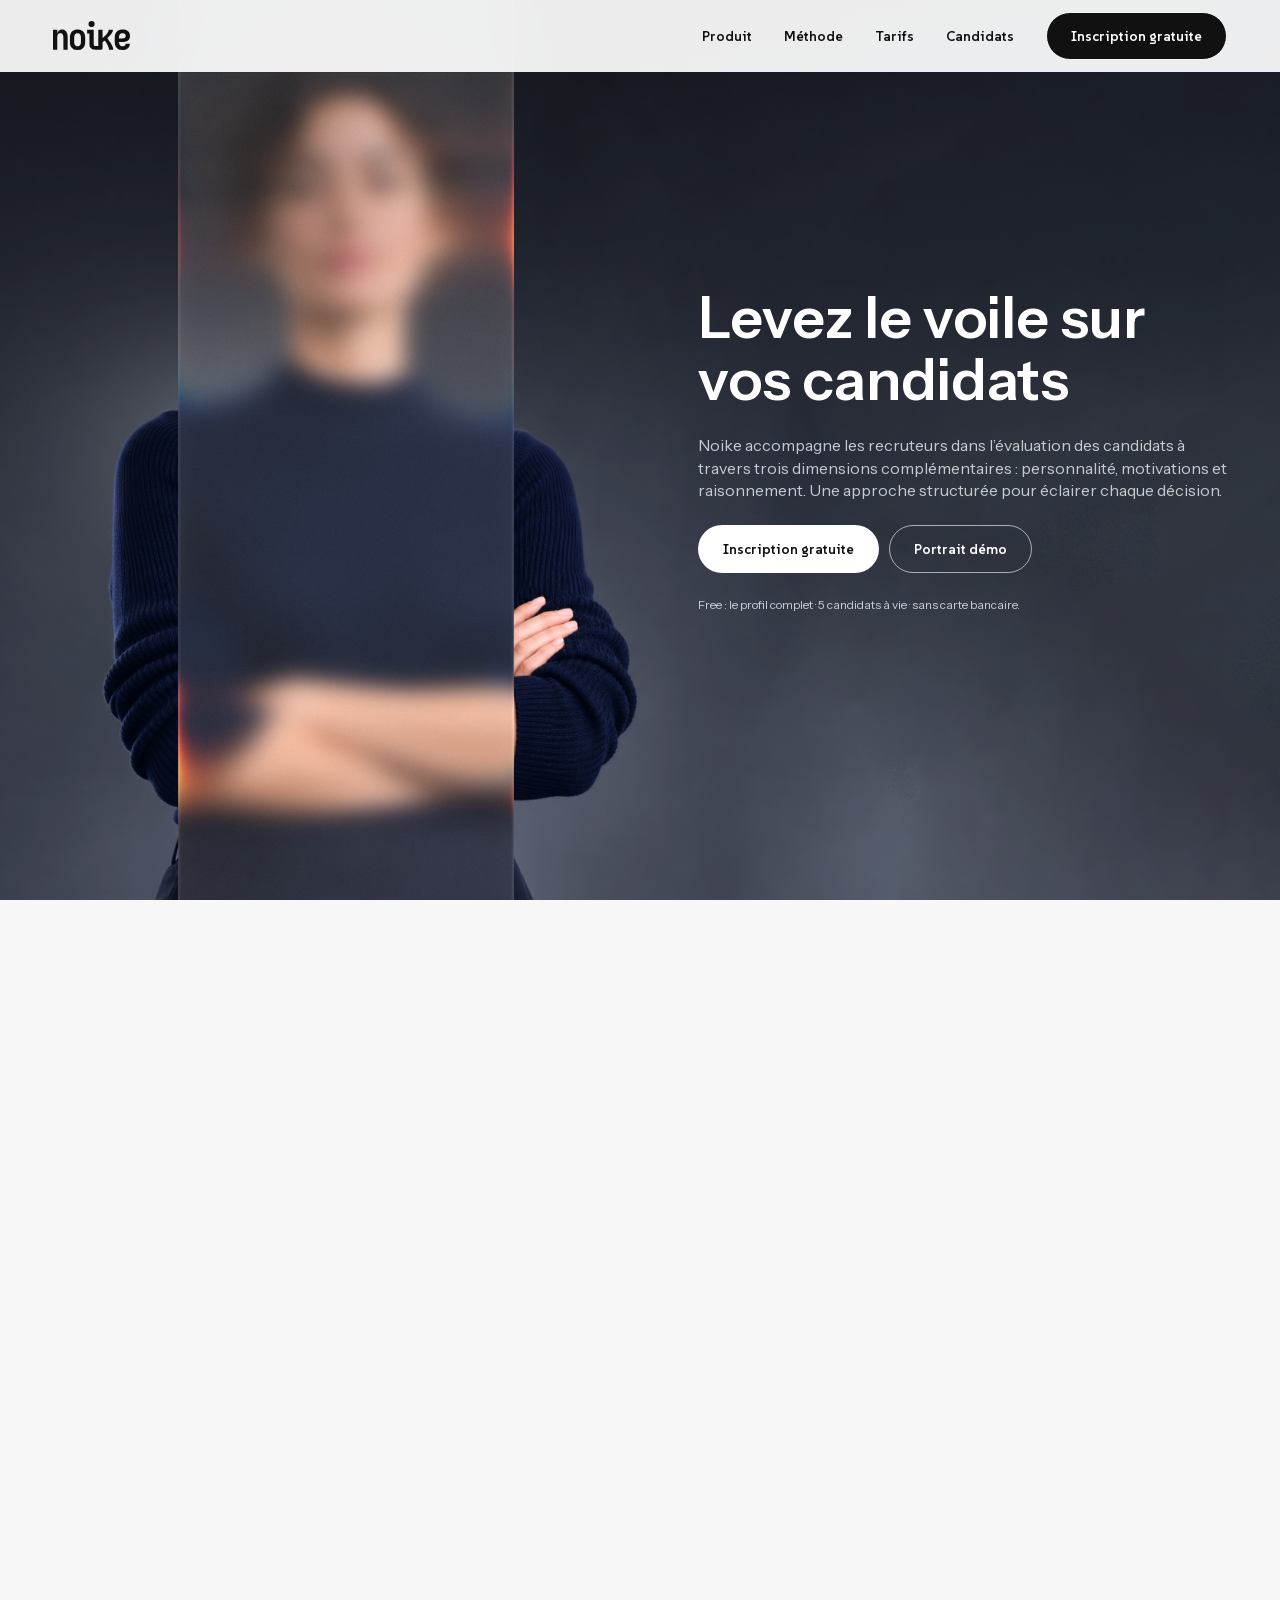
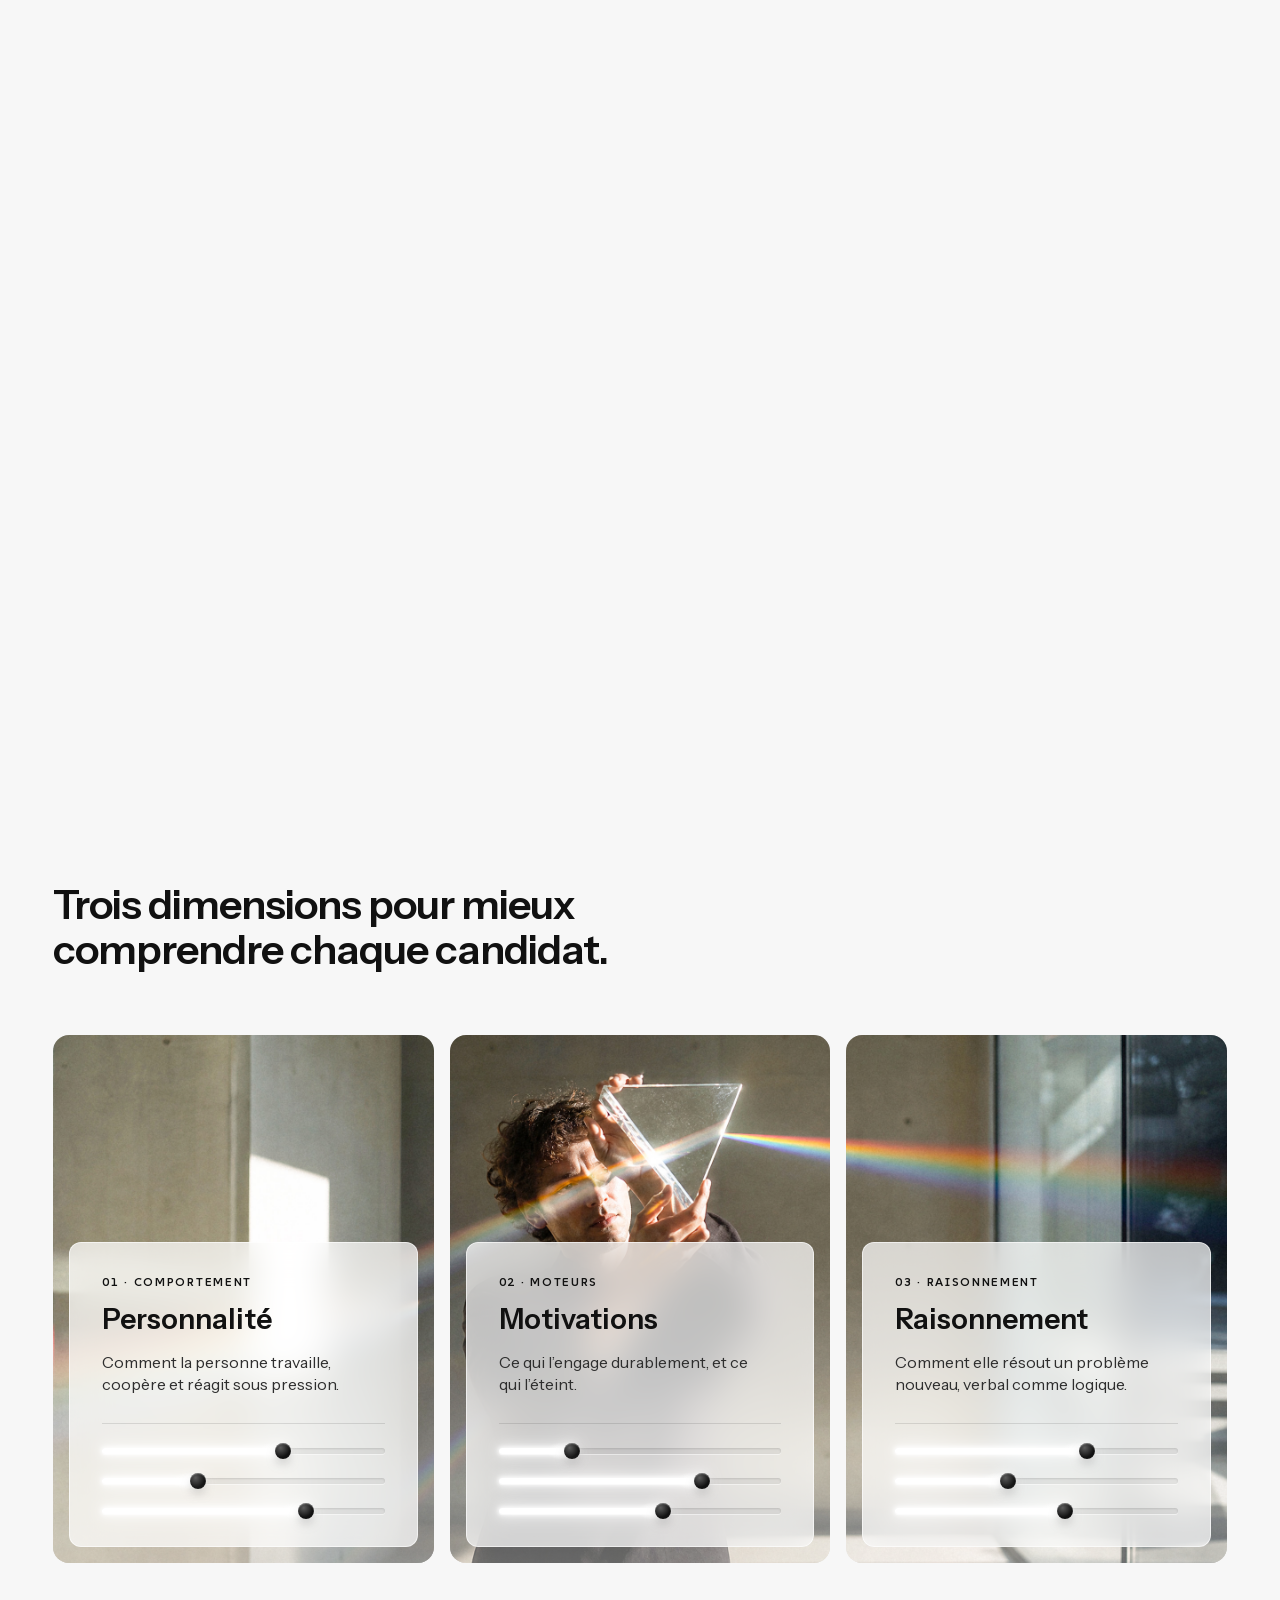
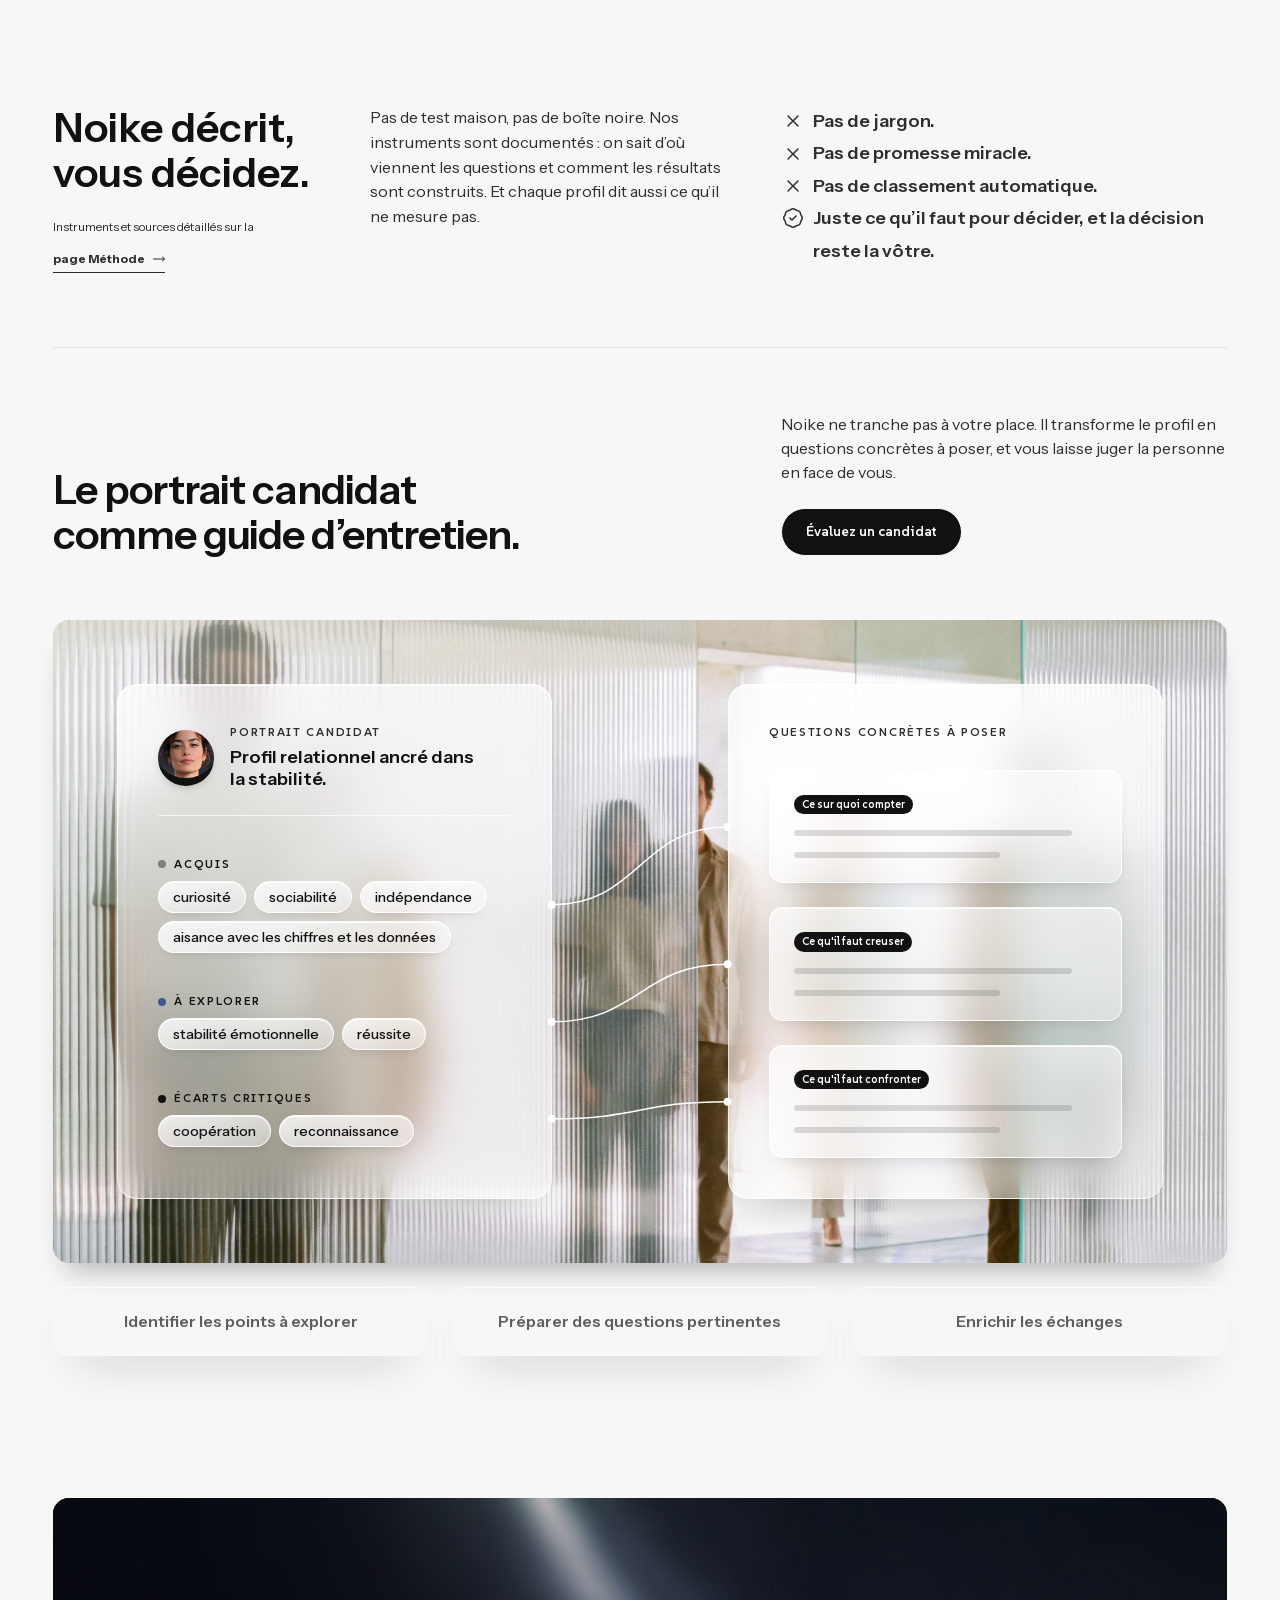
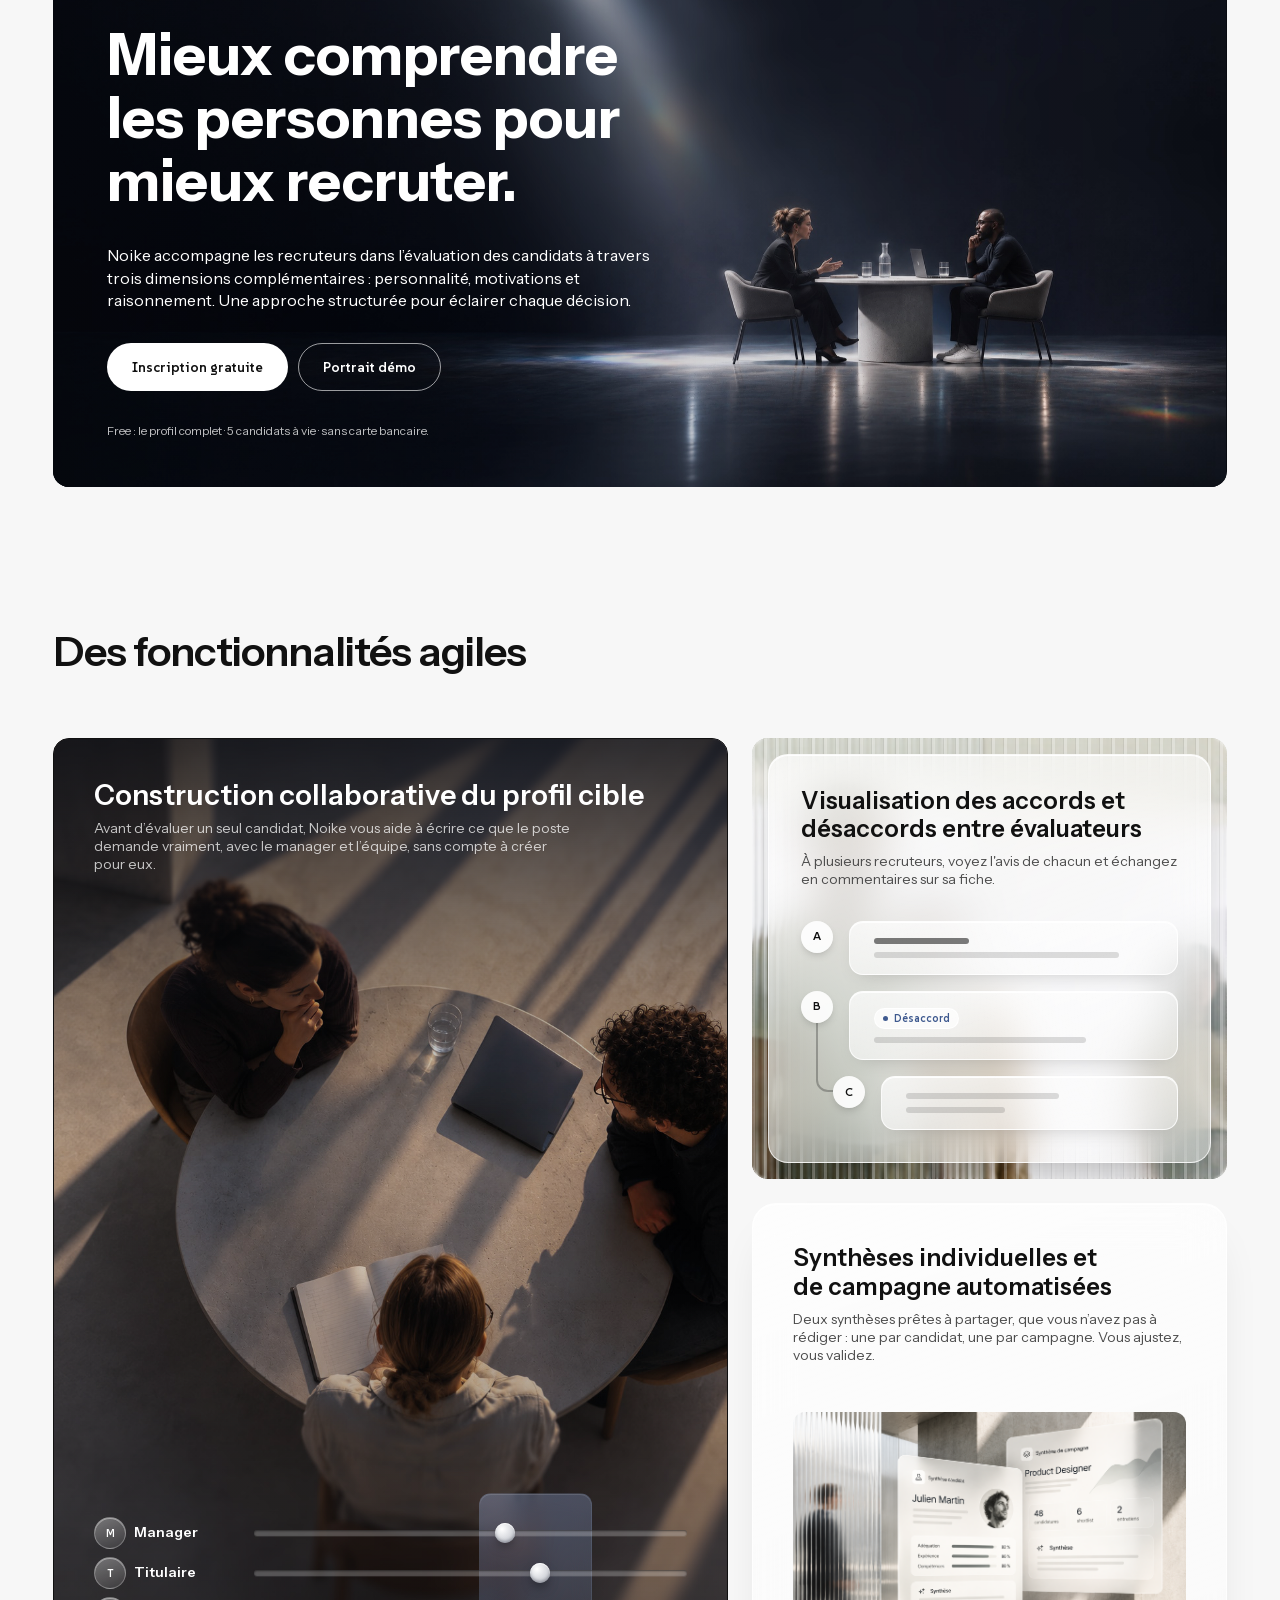
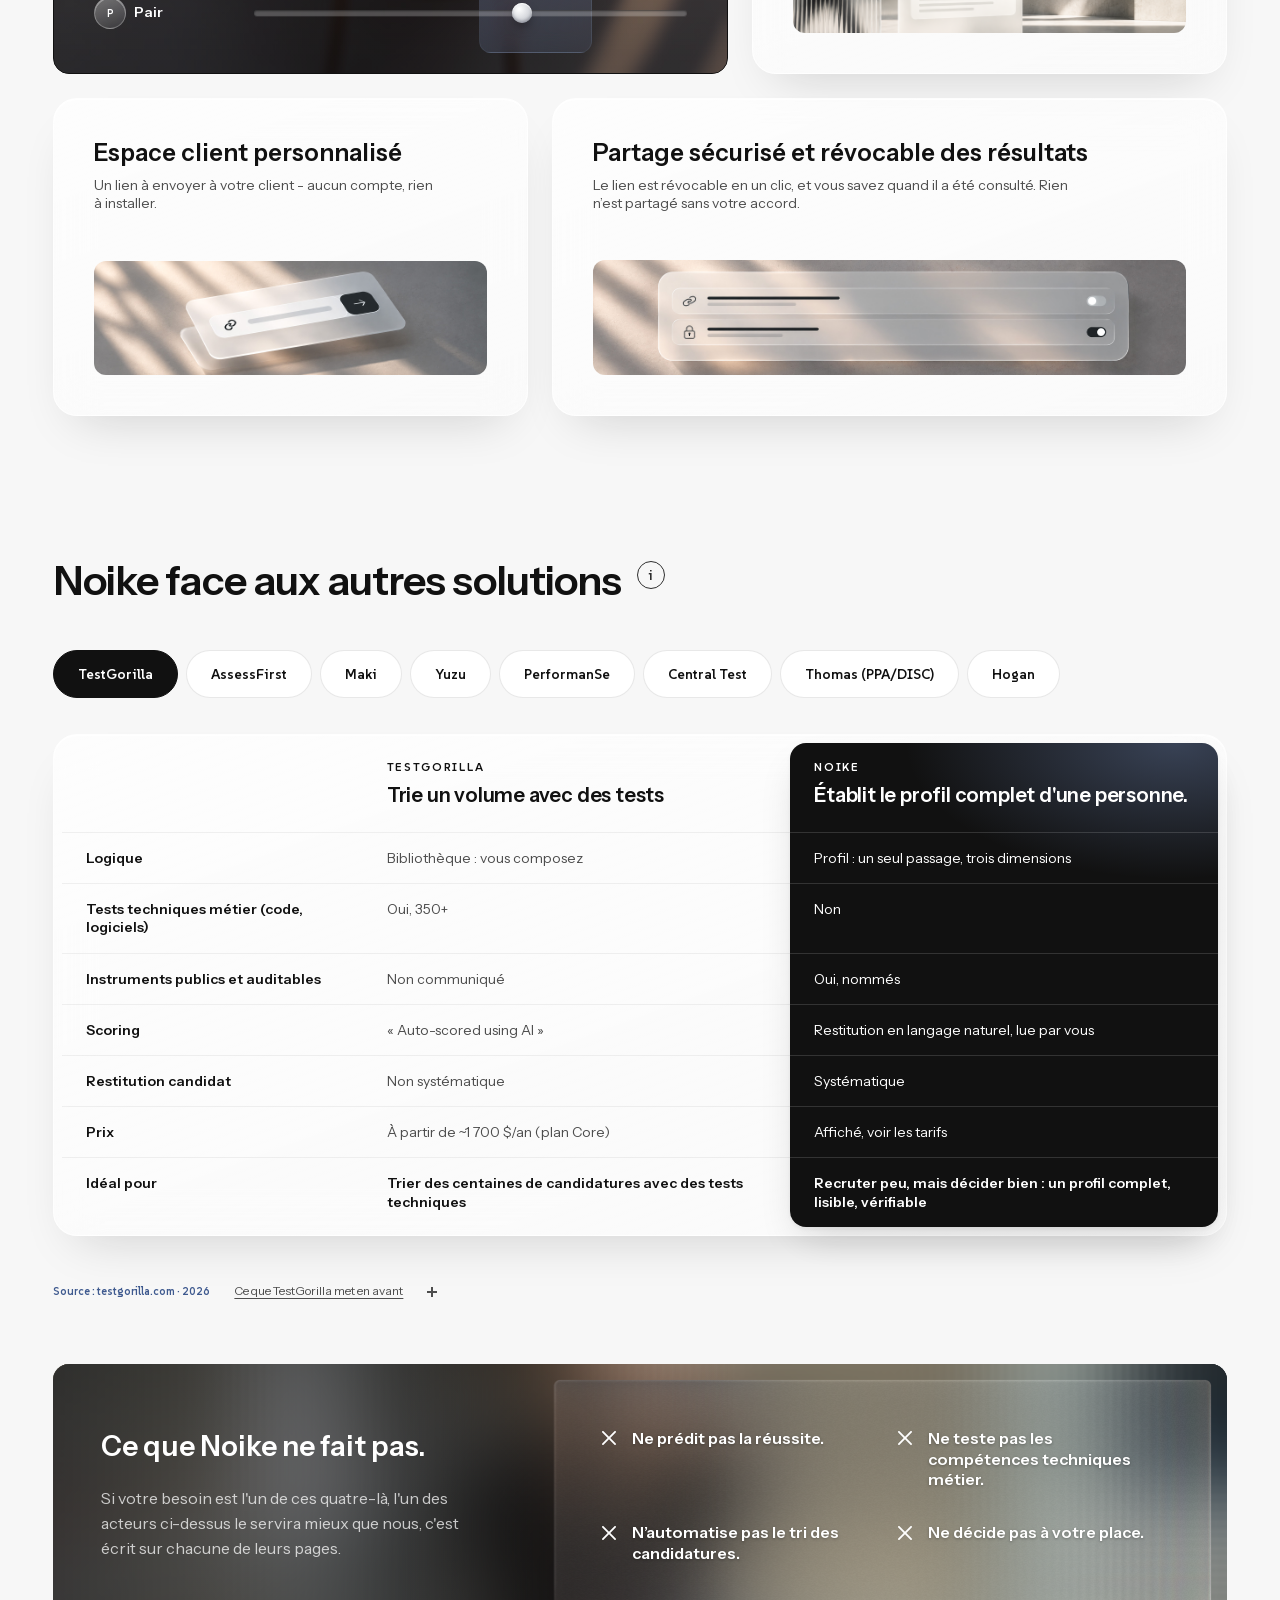
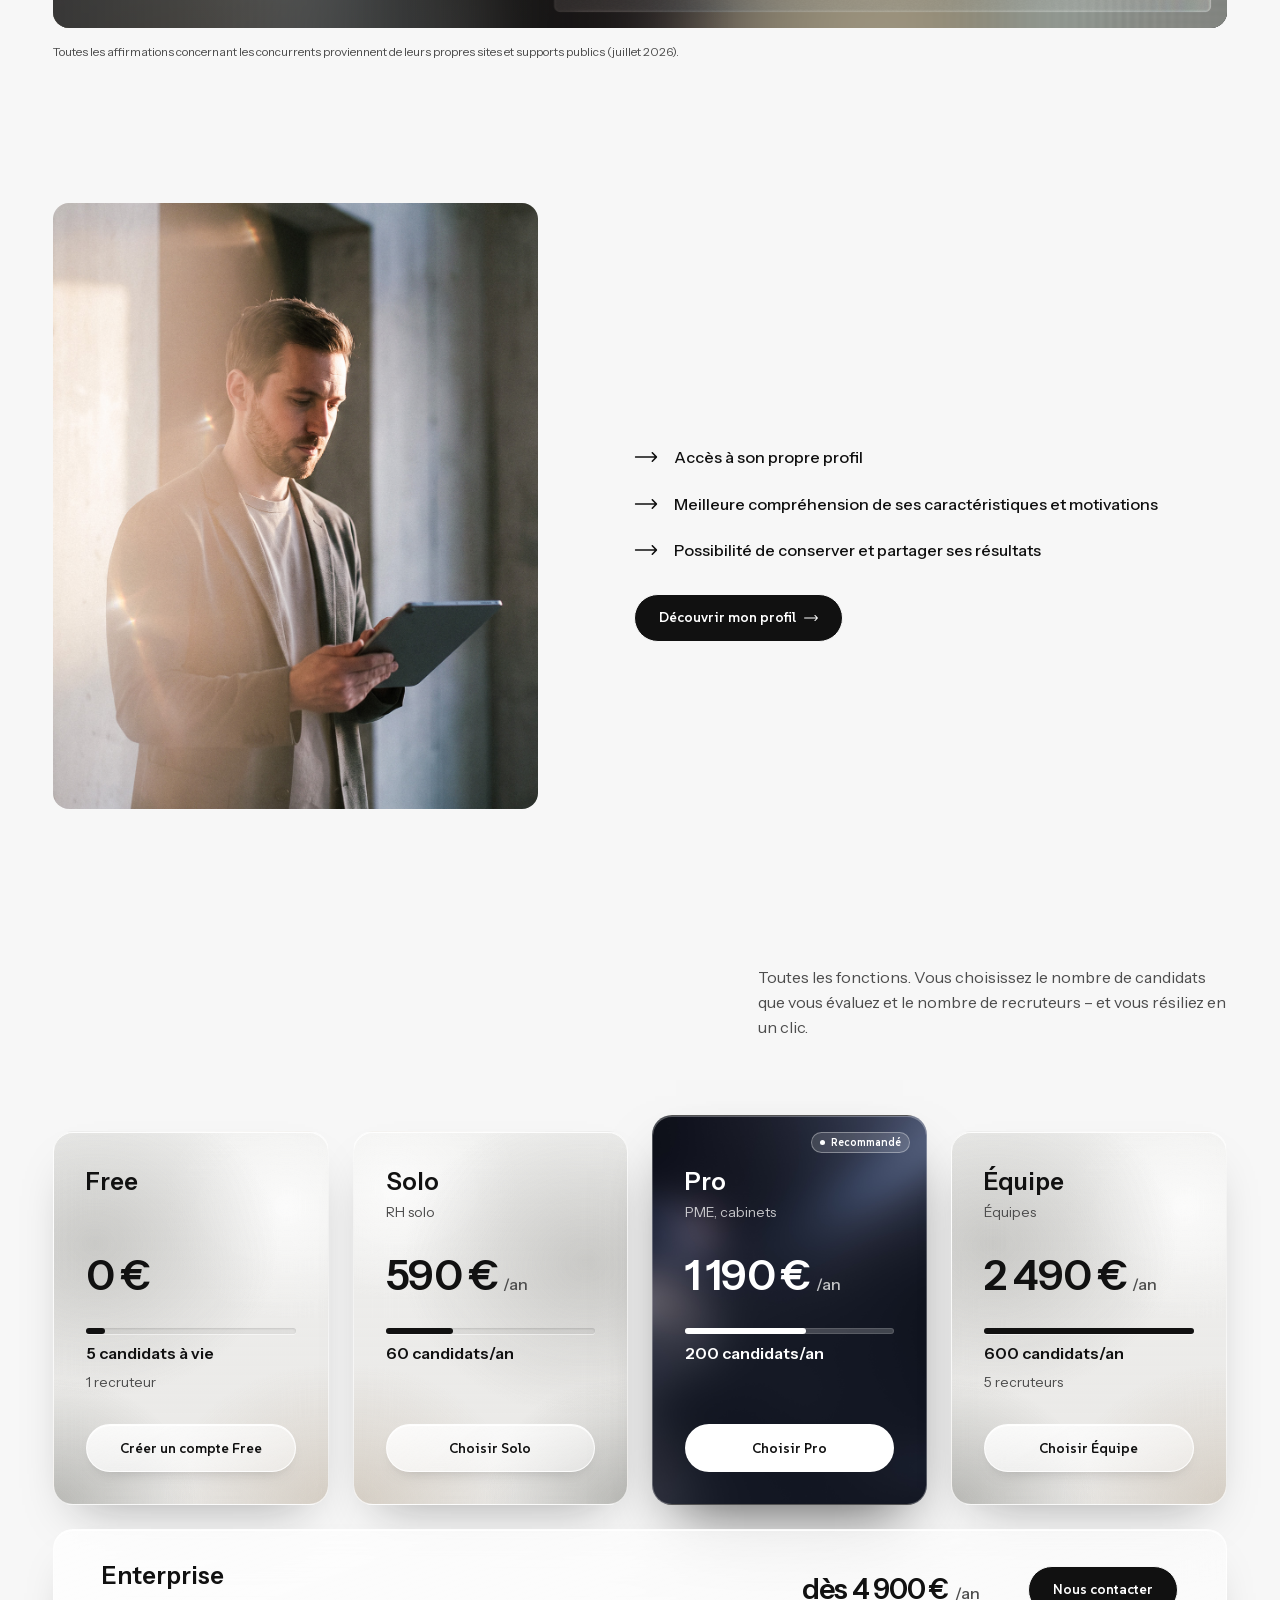
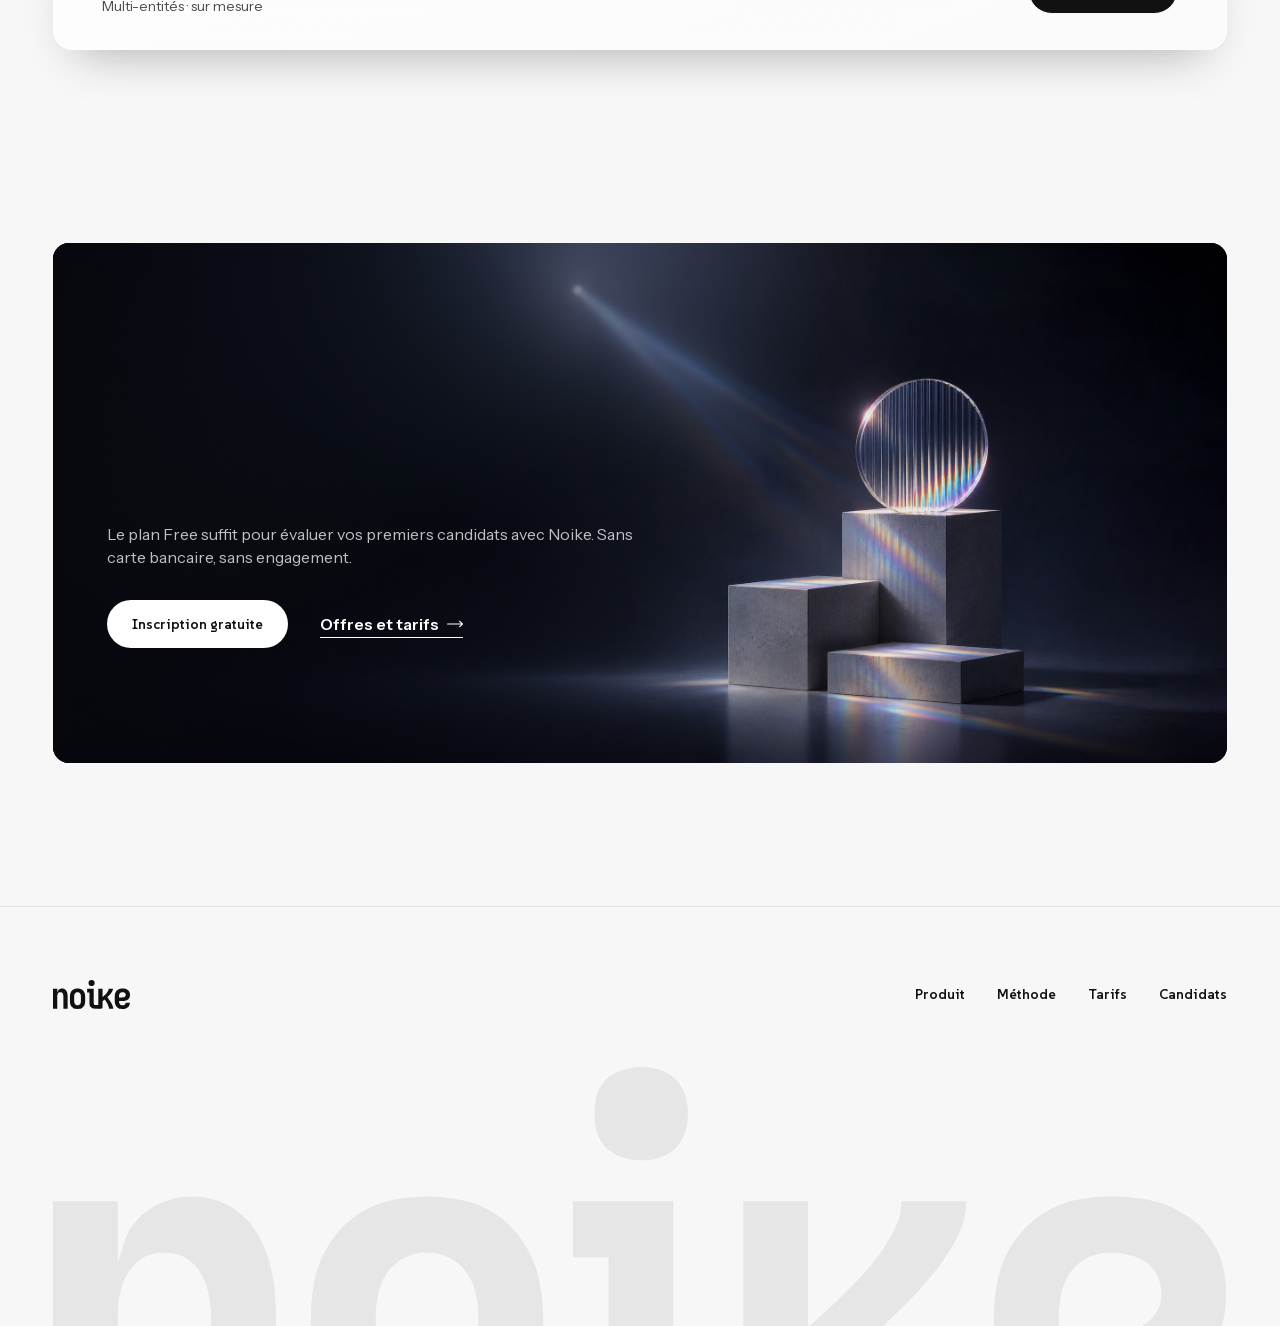
<file: index-v2.html>
<!doctype html>
<html lang="fr">
<head>
  <meta charset="utf-8">
  <meta name="viewport" content="width=device-width, initial-scale=1">
  <title>Noike (V2) — Mieux comprendre les personnes pour mieux recruter</title>
  <meta name="description" content="Noike accompagne les recruteurs dans l'évaluation des candidats à travers trois dimensions complémentaires : personnalité, motivations et raisonnement.">
  <meta name="theme-color" content="#f7f7f7">
  <script>
    if (!window.matchMedia("(prefers-reduced-motion: reduce)").matches) {
      document.documentElement.classList.add("js-anim");
    }
  </script>
  <link rel="preload" href="assets/fonts/instrument-sans-latin.woff2" as="font" type="font/woff2" crossorigin>
  <link rel="preload" href="assets/fonts/suse-latin.woff2" as="font" type="font/woff2" crossorigin>
  <link rel="stylesheet" href="css/tokens.css?v=3">
  <link rel="stylesheet" href="css/base.css">
  <link rel="stylesheet" href="css/components.css">
  <link rel="stylesheet" href="css/sections.css">
  <link rel="stylesheet" href="css/guide.css?v=4">
  <link rel="stylesheet" href="css/page.css?v=72">
  <link rel="stylesheet" href="css/v2.css">
</head>
<body class="v2">
<svg xmlns="http://www.w3.org/2000/svg" style="display:none" aria-hidden="true">
<symbol id="close24" viewBox="0 0 24 24"><g>
<path d="M16.4697 6.46973C16.7626 6.17683 17.2374 6.17683 17.5303 6.46973C17.8232 6.76262 17.8232 7.23738 17.5303 7.53027L13.0605 12L17.5303 16.4697L17.582 16.5264C17.8223 16.8209 17.8049 17.2557 17.5303 17.5303C17.2557 17.8049 16.8209 17.8223 16.5264 17.582L16.4697 17.5303L12 13.0605L7.53027 17.5303C7.23738 17.8232 6.76262 17.8232 6.46973 17.5303C6.17683 17.2374 6.17683 16.7626 6.46973 16.4697L10.9395 12L6.46973 7.53027L6.41797 7.47363C6.17766 7.17905 6.19512 6.74433 6.46973 6.46973C6.74433 6.19512 7.17905 6.17766 7.47363 6.41797L7.53027 6.46973L12 10.9395L16.4697 6.46973Z" fill="currentColor"/>
</g></symbol>
<symbol id="seencheck24" viewBox="0 0 24 24"><g>
<g>
<path d="M14.5576 9.38768C14.8578 9.08743 15.3451 9.08774 15.6455 9.38768C15.9459 9.68808 15.9459 10.1752 15.6455 10.4756L11.5097 14.6123C11.2094 14.9123 10.7222 14.9123 10.4219 14.6123L8.35448 12.5439C8.05408 12.2435 8.05408 11.7564 8.35448 11.456C8.6549 11.156 9.14208 11.1558 9.44237 11.456L10.9658 12.9795L14.5576 9.38768Z" fill="currentColor"/>
<path d="M9.20701 3.0283C10.8164 1.65719 13.1836 1.6572 14.793 3.0283C15.2362 3.40598 15.7877 3.63521 16.3681 3.68162C18.476 3.84993 20.15 5.52394 20.3183 7.63182C20.3648 8.21226 20.594 8.76381 20.9717 9.20701C22.3428 10.8164 22.3428 13.1835 20.9717 14.793C20.594 15.2362 20.3648 15.7877 20.3183 16.3681C20.15 18.476 18.476 20.15 16.3681 20.3183C15.7877 20.3648 15.2362 20.594 14.793 20.9717C13.1835 22.3428 10.8164 22.3428 9.20701 20.9717C8.76381 20.594 8.21226 20.3648 7.63182 20.3183C5.52394 20.15 3.84993 18.476 3.68162 16.3681C3.63521 15.7877 3.40598 15.2362 3.0283 14.793C1.6572 13.1836 1.65719 10.8164 3.0283 9.20701C3.40598 8.7638 3.63521 8.21226 3.68162 7.63182C3.84994 5.52395 5.52395 3.84994 7.63182 3.68162C8.21226 3.63521 8.7638 3.40598 9.20701 3.0283ZM13.7959 4.1992C12.7614 3.31776 11.2386 3.31775 10.2041 4.1992C9.51445 4.78684 8.65706 5.14269 7.75389 5.21483C6.39919 5.32309 5.32309 6.39919 5.21483 7.75389C5.14269 8.65706 4.78684 9.51445 4.1992 10.2041C3.31775 11.2386 3.31776 12.7614 4.1992 13.7959C4.78684 14.4855 5.14269 15.3429 5.21483 16.2461C5.32308 17.6008 6.39918 18.6769 7.75389 18.7851C8.65706 18.8573 9.51445 19.2131 10.2041 19.8008C11.2386 20.6822 12.7614 20.6822 13.7959 19.8008C14.4855 19.2131 15.3429 18.8573 16.2461 18.7851C17.6008 18.6769 18.6769 17.6008 18.7851 16.2461C18.8573 15.3429 19.2131 14.4855 19.8008 13.7959C20.6822 12.7614 20.6822 11.2386 19.8008 10.2041C19.2131 9.51445 18.8573 8.65706 18.7851 7.75389C18.6769 6.39918 17.6008 5.32308 16.2461 5.21483C15.3429 5.14269 14.4855 4.78684 13.7959 4.1992Z" fill-rule="evenodd" clip-rule="evenodd" fill="currentColor"/>
</g>
</g></symbol>
<symbol id="logo" viewBox="0 0 76.8401 28.97"><g>
<path fill-rule="evenodd" clip-rule="evenodd" d="M24.4987 8.48455C25.1866 8.48456 25.8747 8.54844 26.5626 8.67584C27.2759 8.80322 27.9383 9.03239 28.5496 9.36352C29.1612 9.69475 29.6964 10.1282 30.155 10.6633C30.6391 11.1729 31.0215 11.746 31.3018 12.383C31.6075 12.9945 31.811 13.657 31.913 14.3705C32.0404 15.0584 32.1042 15.7465 32.1042 16.4344V21.0206C32.1042 21.7085 32.0404 22.4094 31.913 23.1228C31.811 23.8106 31.6074 24.473 31.3018 25.1098C31.0215 25.7213 30.6391 26.2949 30.155 26.83C29.6964 27.3395 29.1611 27.7598 28.5496 28.091C27.9382 28.4222 27.276 28.6518 26.5626 28.7792C25.8747 28.9066 25.1866 28.97 24.4987 28.97C23.8107 28.97 23.1098 28.9066 22.3964 28.7792C21.7085 28.6518 21.0587 28.4222 20.4472 28.091C19.8358 27.7598 19.2881 27.3395 18.804 26.83C18.3454 26.2949 17.963 25.7213 17.6573 25.1098C17.3771 24.473 17.1735 23.8106 17.0461 23.1228C16.9442 22.4094 16.8931 21.7085 16.8931 21.0206V16.4344C16.8931 15.7465 16.9442 15.0584 17.0461 14.3705C17.1735 13.657 17.377 12.9945 17.6573 12.383C17.963 11.746 18.3454 11.1729 18.804 10.6633C19.2881 10.1283 19.8357 9.69475 20.4472 9.36352C21.0586 9.03232 21.7085 8.80324 22.3964 8.67584C23.1098 8.54844 23.8107 8.48455 24.4987 8.48455ZM24.4987 12.1539C23.9891 12.1539 23.4922 12.2684 23.008 12.4978C22.5494 12.7271 22.167 13.0584 21.8613 13.4915C21.5811 13.9246 21.3903 14.3961 21.2884 14.9056C21.1865 15.4152 21.1353 15.9249 21.1353 16.4344V21.0206C21.1353 21.5302 21.1864 22.0398 21.2884 22.5494C21.3903 23.059 21.581 23.5304 21.8613 23.9635C22.167 24.3967 22.5494 24.7279 23.008 24.9573C23.4922 25.1866 23.9891 25.3011 24.4987 25.3011C25.0082 25.3011 25.4924 25.1866 25.951 24.9573C26.4351 24.7279 26.8175 24.3967 27.0978 23.9635C27.4035 23.5304 27.607 23.059 27.7089 22.5494C27.8109 22.0398 27.862 21.5302 27.862 21.0206V16.4344C27.862 15.9249 27.8108 15.4152 27.7089 14.9056C27.607 14.3961 27.4034 13.9246 27.0978 13.4915C26.8175 13.0584 26.4351 12.7271 25.951 12.4978C25.4924 12.2684 25.0082 12.1539 24.4987 12.1539Z" fill="currentColor"/>
<path fill-rule="evenodd" clip-rule="evenodd" d="M69.2345 8.48455C69.8715 8.48455 70.4958 8.52289 71.1073 8.59932C71.7442 8.67576 72.3557 8.82864 72.9417 9.05794C73.5277 9.28725 74.0757 9.59297 74.5853 9.97516C75.0949 10.3573 75.5152 10.8032 75.8464 11.3127C76.2031 11.8223 76.4582 12.3959 76.6111 13.0329C76.7639 13.6443 76.8401 14.2559 76.8401 14.8673C76.8401 15.5043 76.7639 16.1286 76.6111 16.74C76.4582 17.3515 76.1903 17.9119 75.8081 18.4215C75.4514 18.9056 75.0056 19.3263 74.4706 19.683C73.961 20.0397 73.4129 20.3199 72.8269 20.5237C72.241 20.7275 71.6294 20.8676 70.9925 20.9441C70.381 21.0205 69.7695 21.0588 69.158 21.0588H65.9095C65.9095 21.5684 65.9606 22.0781 66.0625 22.5877C66.1644 23.0972 66.3552 23.5687 66.6354 24.0018C66.9157 24.4095 67.2853 24.7279 67.7439 24.9573C68.228 25.1866 68.725 25.3011 69.2345 25.3011C69.6167 25.3011 69.9991 25.2628 70.3813 25.1863C70.7634 25.1099 71.1072 24.9697 71.4128 24.766C71.7441 24.5367 71.9991 24.2437 72.1775 23.887C72.3813 23.5303 72.4959 23.1607 72.5213 22.7785H76.7636C76.7636 23.39 76.6746 23.9891 76.4963 24.5752C76.3179 25.1611 76.05 25.7088 75.6934 26.2183C75.3367 26.7279 74.9036 27.161 74.394 27.5177C73.91 27.8743 73.3751 28.1678 72.7891 28.3971C72.2286 28.6264 71.6422 28.7793 71.0307 28.8557C70.4448 28.9321 69.846 28.97 69.2345 28.97C68.5211 28.97 67.8202 28.9066 67.1323 28.7792C66.4444 28.6518 65.7945 28.4222 65.1831 28.091C64.5717 27.7598 64.024 27.3395 63.5399 26.83C63.0813 26.2949 62.6989 25.709 62.3932 25.072C62.1129 24.4351 61.9094 23.7724 61.782 23.0846C61.6801 22.3966 61.629 21.7085 61.629 21.0206V16.4344C61.629 15.7465 61.6801 15.0584 61.782 14.3705C61.9094 13.657 62.1129 12.9945 62.3932 12.383C62.6989 11.746 63.0941 11.1729 63.5782 10.6633C64.0623 10.1283 64.6099 9.69475 65.2213 9.36352C65.8328 9.03231 66.4827 8.80324 67.1706 8.67584C67.8585 8.54844 68.5466 8.48455 69.2345 8.48455ZM69.2728 12.1539C68.7377 12.1539 68.228 12.2684 67.7439 12.4978C67.2853 12.7271 66.9029 13.0584 66.5972 13.4915C66.317 13.9246 66.1262 14.3961 66.0243 14.9056C65.9224 15.4152 65.8712 15.9249 65.8712 16.4344V17.3899H69.158C69.5657 17.3899 69.9609 17.3644 70.3431 17.3134C70.7506 17.237 71.1199 17.0968 71.4511 16.8931C71.8078 16.6637 72.0884 16.3703 72.2923 16.0136C72.496 15.657 72.5978 15.2749 72.5979 14.8673C72.5979 14.4597 72.5084 14.0645 72.3301 13.6823C72.1517 13.3002 71.897 12.9944 71.5659 12.7651C71.2347 12.5358 70.865 12.3829 70.4574 12.3065C70.0498 12.2046 69.6549 12.1539 69.2728 12.1539Z" fill="currentColor"/>
<path d="M9.13445 8.48455C9.74591 8.48455 10.3319 8.5868 10.8924 8.79061C11.4784 8.99444 11.9881 9.31294 12.4212 9.74609C12.8799 10.1538 13.2495 10.6251 13.5298 11.1602C13.81 11.6952 14.0268 12.2556 14.1796 12.8416C14.358 13.4276 14.4725 14.0263 14.5235 14.6378C14.5744 15.2238 14.6 15.8229 14.6 16.4344V28.6644H10.3577V16.4344C10.3577 16.1033 10.3322 15.7719 10.2812 15.4407C10.2557 15.1095 10.1918 14.791 10.0899 14.4852C10.0135 14.1541 9.88614 13.8482 9.70783 13.568C9.55495 13.2877 9.35099 13.0327 9.09619 12.8033C8.8669 12.5741 8.58667 12.4084 8.25548 12.3065C7.94974 12.2046 7.63122 12.1539 7.3 12.1539C6.96877 12.1539 6.63749 12.2046 6.30626 12.3065C6.00055 12.4084 5.72032 12.5741 5.46555 12.8033C5.23624 13.0327 5.03227 13.2877 4.85392 13.568C4.70108 13.8482 4.57372 14.1541 4.47182 14.4852C4.39539 14.7909 4.33149 15.1095 4.28053 15.4407C4.25506 15.7719 4.24228 16.1033 4.24228 16.4344V28.6644H0V8.79061H4.24228V12.8033C4.44609 12.2938 4.68846 11.2239 4.96869 10.7398C5.27444 10.2557 5.63126 9.84778 6.03894 9.51655C6.47205 9.15989 6.95627 8.90521 7.49128 8.75235C8.02629 8.57403 8.57397 8.48456 9.13445 8.48455Z" fill="currentColor"/>
<path d="M49.4559 17.0456C49.9145 16.6379 50.348 16.2433 50.7557 15.8611C51.1888 15.4789 51.6091 15.0837 52.0168 14.676C52.4499 14.243 52.8574 13.8098 53.2396 13.3767C53.6218 12.9436 53.9786 12.485 54.3098 12.0009C54.6411 11.5168 54.934 11.0071 55.1888 10.472C55.4436 9.93702 55.5713 9.37657 55.5714 8.79061H59.8136C59.8136 9.35109 59.7114 9.91154 59.5076 10.472C59.3038 11.0071 59.0491 11.5168 58.7434 12.0009C58.4376 12.485 58.1064 12.9564 57.7497 13.415C57.3929 13.8481 57.0233 14.2812 56.6411 14.7143C56.259 15.122 55.8643 15.5299 55.4566 15.9376C55.0489 16.3198 54.641 16.7017 54.2333 17.0839C54.6664 17.6699 55.0872 18.2686 55.4948 18.8801C55.928 19.4661 56.3482 20.0652 56.7559 20.6767C57.1636 21.2882 57.546 21.9125 57.9027 22.5494C58.2848 23.1609 58.6289 23.798 58.9347 24.4604C59.2404 25.1228 59.5078 25.8106 59.7371 26.5239C59.9919 27.2119 60.1192 27.9255 60.1192 28.6644H55.8769C55.8769 28.0784 55.7875 27.518 55.6092 26.983C55.4563 26.4225 55.2655 25.8744 55.0362 25.3394C54.8069 24.8043 54.5646 24.2946 54.3098 23.8105C54.055 23.3009 53.7749 22.804 53.4691 22.3199C53.1889 21.8103 52.8959 21.3134 52.5901 20.8293C52.2844 20.3452 51.9659 19.861 51.6347 19.3769C51.278 19.6827 50.9211 19.9889 50.5644 20.2946C50.2077 20.6003 49.8381 20.9061 49.4559 21.2119V27.2312C49.4559 28.0227 48.8142 28.6644 48.0227 28.6644H42.2324C41.7228 28.6644 41.2132 28.6261 40.7036 28.5496C40.194 28.4732 39.7098 28.3331 39.2512 28.1293C38.7926 27.9 38.3595 27.6198 37.9519 27.2886C37.5697 26.9319 37.2512 26.5367 36.9964 26.1036C36.7671 25.645 36.6015 25.1608 36.4995 24.6512C36.4231 24.1417 36.3848 23.6323 36.3848 23.1228V12.4595H34.0535V8.79061H40.6271V23.1228C40.6271 23.352 40.6526 23.5813 40.7036 23.8105C40.7545 24.0398 40.8563 24.2566 41.0091 24.4604C41.162 24.6387 41.3405 24.7788 41.5443 24.8807C41.7736 24.9572 42.0031 24.9955 42.2324 24.9955H45.2136V8.78561H49.4559V17.0456Z" fill="currentColor"/>
<path d="M38.5253 0C38.9329 1.89808e-05 39.3405 0.0639044 39.7481 0.191283C40.1557 0.318675 40.4998 0.522213 40.7801 0.802454C41.0603 1.08272 41.2643 1.42678 41.3917 1.83445C41.5191 2.24212 41.5825 2.65005 41.5825 3.05772C41.5825 3.46531 41.5191 3.87295 41.3917 4.28053C41.2643 4.6882 41.0604 5.03225 40.7801 5.31253C40.4998 5.5928 40.1558 5.79677 39.7481 5.92417C39.3405 6.05153 38.9329 6.11496 38.5253 6.11498C38.1176 6.11498 37.7097 6.05156 37.302 5.92417C36.8943 5.79677 36.5375 5.5928 36.2317 5.31253C35.9515 5.03227 35.748 4.68816 35.6206 4.28053C35.5187 3.87292 35.4676 3.46533 35.4675 3.05772C35.4675 2.65005 35.5187 2.24212 35.6206 1.83445C35.748 1.42683 35.9515 1.0827 36.2317 0.802454C36.5375 0.52221 36.8944 0.318684 37.302 0.191283C37.7097 0.0638854 38.1176 0 38.5253 0Z" fill="currentColor"/>
</g></symbol>
<symbol id="close" viewBox="0 0 11.5002 11.5002"><path d="M10.2198 0.219844C10.5127 -0.0730497 10.9875 -0.0730497 11.2804 0.219844C11.5733 0.512737 11.5733 0.987497 11.2804 1.28039L6.81066 5.75012L11.2804 10.2198L11.3321 10.2765C11.5725 10.5711 11.555 11.0058 11.2804 11.2804C11.0058 11.555 10.5711 11.5725 10.2765 11.3321L10.2198 11.2804L5.75012 6.81066L1.28039 11.2804C0.987497 11.5733 0.512737 11.5733 0.219844 11.2804C-0.0730497 10.9875 -0.0730497 10.5127 0.219844 10.2198L4.68957 5.75012L0.219844 1.28039L0.168086 1.22375C-0.0722232 0.929168 -0.0547602 0.494447 0.219844 0.219844C0.494447 -0.0547602 0.929168 -0.0722232 1.22375 0.168086L1.28039 0.219844L5.75012 4.68957L10.2198 0.219844Z" fill="currentColor"/></symbol>
<symbol id="arrow" viewBox="0 0 21.5 9.49983"><g transform="translate(21.5 0) scale(-1 1)"><path d="M4.21973 0.21967C4.51262 -0.0732232 4.98738 -0.0732233 5.28027 0.21967C5.57311 0.512567 5.57315 0.987342 5.28027 1.28022L2.56055 3.99994H20.75C21.1642 3.99994 21.5 4.33573 21.5 4.74994C21.4999 5.1641 21.1642 5.49994 20.75 5.49994H2.56055L5.28027 8.21967C5.57311 8.51257 5.57315 8.98734 5.28027 9.28022C4.98739 9.57303 4.5126 9.57304 4.21973 9.28022L0.219727 5.28022C0.187725 5.24822 0.159774 5.21355 0.134766 5.17768C0.10404 5.13358 0.0774343 5.08639 0.0566406 5.03608C0.0359035 4.9858 0.0210549 4.93369 0.0117188 4.8808C0.00422834 4.83829 6.86267e-06 4.7946 0 4.74994C0 4.70466 0.00402909 4.6602 0.0117188 4.61713C0.0208109 4.5663 0.0350561 4.51616 0.0546875 4.46772L0.0585938 4.45795C0.0793663 4.4088 0.105452 4.36241 0.135742 4.31928C0.145973 4.30472 0.156581 4.29027 0.167969 4.27631L0.219727 4.21967L4.21973 0.21967Z" fill="currentColor"/></g></symbol>
<symbol id="check" viewBox="0 0 11 11"><g>
<path d="M8.47335 2.73797C8.8224 2.42051 9.38881 2.42084 9.73808 2.73797C10.0873 3.05559 10.0873 3.57061 9.73808 3.88823L4.93008 8.26208C4.58092 8.57929 4.01449 8.57933 3.66535 8.26208L1.26192 6.07515C0.912693 5.75753 0.912693 5.24252 1.26192 4.9249C1.61118 4.60765 2.17755 4.6074 2.52665 4.9249L4.29772 6.53567L8.47335 2.73797Z" fill="currentColor"/>
</g></symbol>
</svg>


<a class="skip-link" href="#contenu">Aller au contenu</a>

<header class="site-header">
  <div class="container site-header__bar">
    <a class="logo" href="#" aria-label="Noike — accueil"><svg viewBox="0 0 76.8401 28.97" aria-hidden="true"><use href="#logo"/></svg></a>
    <button class="nav-toggle" type="button" aria-expanded="false" aria-controls="menu">Menu</button>
    <nav class="nav" id="menu" aria-label="Navigation principale">
      <ul class="nav__list">
        <li><a class="nav__link" href="produit.html">Produit</a></li>
        <li><a class="nav__link" href="#">Méthode</a></li>
        <li><a class="nav__link" href="#tarifs">Tarifs</a></li>
        <li><a class="nav__link" href="#">Candidats</a></li>
      </ul>
      <a class="btn btn--primary" href="#">Inscription gratuite</a>
    </nav>
  </div>
</header>

<main id="contenu">

  <!-- V2 : « Levez le voile » devient le hero (plein écran, navbar par-dessus) -->
  <section class="voile" id="hero" data-voile data-voile-delay="0.15" aria-labelledby="t-voile">
    <div class="voile__sticky">
      <div class="container">
        <div class="voile__card on-dark">
          <!-- Photo lever-voile (personne nette) ; le verre liquide (canvas ajouté par js/glass.js) la recouvre puis se retire pendant le scroll -->
          <img class="voile__layer voile__layer--1" src="assets/img/lever-voile.jpg" alt="" width="2613" height="1254">
          <div class="voile__content">
            <h1 class="voile__title" id="t-voile"><span class="w" style="--i:0">Levez</span> <span class="w" style="--i:1">le</span> <span class="w" style="--i:2">voile</span> <span class="w" style="--i:3">sur</span> <span class="w" style="--i:4">vos</span> <span class="w" style="--i:5">candidats</span></h1>
            <p class="voile__text">Noike accompagne les recruteurs dans l’évaluation des candidats à travers trois dimensions complémentaires : personnalité, motivations et raisonnement. Une approche structurée pour éclairer chaque décision.</p>
            <div class="hero__actions">
              <a class="btn btn--light" href="#">Inscription gratuite</a>
              <a class="btn btn--ghost-light" href="#">Portrait démo</a>
            </div>
            <p class="hero__note">Free : le profil complet · 5 candidats à vie · sans carte bancaire.</p>
          </div>
        </div>
      </div>
    </div>
  </section>

  <!-- 2. Trois dimensions : triptyque de verre, texte toujours visible -->
  <section class="dims2" aria-labelledby="t-dims">
    <div class="container">
      <div class="dims2__head">
        <h2 class="display" id="t-dims">Trois dimensions pour mieux comprendre chaque candidat.</h2>
      </div>

      <div class="tri">
        <article class="tri__panel" style="--bgx:0%" data-reveal>
          <div class="tri__photo" aria-hidden="true"></div>
          <div class="tri__card">
            <p class="tri__num label">01 · Comportement</p>
            <h3 class="tri__name">Personnalité</h3>
            <p class="tri__text">Comment la personne travaille, coopère et réagit sous pression.</p>
            <div class="scale tri__scales" role="img" aria-label="Illustration : échelles de lecture">
              <div class="scale__row" aria-hidden="true"><span class="scale__track"><i class="scale__fill" style="--pos:64%;--k:0"></i><i class="scale__dot" style="--pos:64%;--k:0"></i></span></div>
              <div class="scale__row" aria-hidden="true"><span class="scale__track"><i class="scale__fill" style="--pos:34%;--k:1"></i><i class="scale__dot" style="--pos:34%;--k:1"></i></span></div>
              <div class="scale__row" aria-hidden="true"><span class="scale__track"><i class="scale__fill" style="--pos:72%;--k:2"></i><i class="scale__dot" style="--pos:72%;--k:2"></i></span></div>
            </div>
          </div>
        </article>
        <article class="tri__panel" style="--bgx:50%" data-reveal>
          <div class="tri__photo" aria-hidden="true"></div>
          <div class="tri__card">
            <p class="tri__num label">02 · Moteurs</p>
            <h3 class="tri__name">Motivations</h3>
            <p class="tri__text">Ce qui l’engage durablement, et ce qui l’éteint.</p>
            <div class="scale tri__scales" role="img" aria-label="Illustration : échelles de lecture">
              <div class="scale__row" aria-hidden="true"><span class="scale__track"><i class="scale__fill" style="--pos:26%;--k:0"></i><i class="scale__dot" style="--pos:26%;--k:0"></i></span></div>
              <div class="scale__row" aria-hidden="true"><span class="scale__track"><i class="scale__fill" style="--pos:72%;--k:1"></i><i class="scale__dot" style="--pos:72%;--k:1"></i></span></div>
              <div class="scale__row" aria-hidden="true"><span class="scale__track"><i class="scale__fill" style="--pos:58%;--k:2"></i><i class="scale__dot" style="--pos:58%;--k:2"></i></span></div>
            </div>
          </div>
        </article>
        <article class="tri__panel" style="--bgx:100%" data-reveal>
          <div class="tri__photo" aria-hidden="true"></div>
          <div class="tri__card">
            <p class="tri__num label">03 · Raisonnement</p>
            <h3 class="tri__name">Raisonnement</h3>
            <p class="tri__text">Comment elle résout un problème nouveau, verbal comme logique.</p>
            <div class="scale tri__scales" role="img" aria-label="Illustration : échelles de lecture">
              <div class="scale__row" aria-hidden="true"><span class="scale__track"><i class="scale__fill" style="--pos:68%;--k:0"></i><i class="scale__dot" style="--pos:68%;--k:0"></i></span></div>
              <div class="scale__row" aria-hidden="true"><span class="scale__track"><i class="scale__fill" style="--pos:40%;--k:1"></i><i class="scale__dot" style="--pos:40%;--k:1"></i></span></div>
              <div class="scale__row" aria-hidden="true"><span class="scale__track"><i class="scale__fill" style="--pos:60%;--k:2"></i><i class="scale__dot" style="--pos:60%;--k:2"></i></span></div>
            </div>
          </div>
        </article>
      </div>
    </div>
  </section>

  <!-- 3. Noike décrit. Vous décidez. : maquette Figma (nœud 2035:194) -->
  <section class="decrit3" aria-labelledby="t-decrit">
    <div class="container split">
      <div class="split__head">
        <h2 class="split__title" id="t-decrit">Noike décrit, vous décidez.</h2>
        <p class="split__note">Instruments et sources détaillés sur la <a class="link link--underlined" href="#"><strong>page Méthode</strong> <svg class="icon" width="22" height="10" viewBox="0 0 21.5 9.5" aria-hidden="true"><use href="#arrow"/></svg></a></p>
      </div>
      <div class="split__body">
        <p class="lead">Pas de test maison, pas de boîte noire. Nos instruments sont documentés : on sait d’où viennent les questions et comment les résultats sont construits. Et chaque profil dit aussi ce qu’il ne mesure pas.</p>
        <ul class="statements">
          <li><svg class="icon" viewBox="0 0 24 24" aria-hidden="true"><use href="#close24"/></svg>Pas de jargon.</li>
          <li><svg class="icon" viewBox="0 0 24 24" aria-hidden="true"><use href="#close24"/></svg>Pas de promesse miracle.</li>
          <li><svg class="icon" viewBox="0 0 24 24" aria-hidden="true"><use href="#close24"/></svg>Pas de classement automatique.</li>
          <li><svg class="icon" viewBox="0 0 24 24" aria-hidden="true"><use href="#seencheck24"/></svg>Juste ce qu’il faut pour décider, et la décision reste la vôtre.</li>
        </ul>
      </div>
    </div>
  </section>

  <!-- 4. Le portrait candidat comme guide d'entretien : on voit le lien entre un trait et une question -->
  <section class="guide-sec" aria-labelledby="t-portrait">
    <div class="container">
      <div class="guide-sec__head">
        <h2 class="display" id="t-portrait">Le portrait candidat comme guide d’entretien.</h2>
        <div class="guide-sec__texts">
          <p>Noike ne tranche pas à votre place. Il transforme le profil en questions concrètes à poser, et vous laisse juger la personne en face de vous.</p>
          <a class="btn btn--primary" href="#">Évaluez un candidat</a>
        </div>
      </div>

      <div class="guide" data-guide data-reveal>
        <div class="guide__grid">
          <svg class="guide__links" aria-hidden="true"></svg>
          <article class="gcard gcard--portrait" aria-label="Illustration : portrait candidat">
            <header class="gcard__head">
              <span class="avatar avatar--photo" aria-hidden="true"></span>
              <div class="gcard__who"><p class="label">Portrait candidat</p><p class="gcard__title">Profil relationnel ancré dans la stabilité.</p></div>
            </header>
            <div class="pgroups">
              <div class="pgroup" data-pair="1"><p class="pgroup__label">Acquis</p><ul class="pchips"><li>curiosité</li><li>sociabilité</li><li>indépendance</li><li>aisance avec les chiffres et les données</li></ul></div>
              <div class="pgroup" data-pair="2"><p class="pgroup__label">À explorer</p><ul class="pchips"><li>stabilité émotionnelle</li><li>réussite</li></ul></div>
              <div class="pgroup" data-pair="3"><p class="pgroup__label">Écarts critiques</p><ul class="pchips"><li>coopération</li><li>reconnaissance</li></ul></div>
            </div>
          </article>
          <div class="guide__gap" aria-hidden="true"></div>
          <article class="gcard gcard--ask" aria-label="Illustration : questions à poser">
            <p class="label">Questions concrètes à poser</p>
            <ol class="asks">
              <li class="ask" data-ask="1"><span class="ask__tag">Ce sur quoi compter</span><i class="sk" style="--w:92%"></i><i class="sk" style="--w:68%"></i></li>
              <li class="ask" data-ask="2"><span class="ask__tag">Ce qu'il faut creuser</span><i class="sk" style="--w:92%"></i><i class="sk" style="--w:68%"></i></li>
              <li class="ask" data-ask="3"><span class="ask__tag">Ce qu'il faut confronter</span><i class="sk" style="--w:92%"></i><i class="sk" style="--w:68%"></i></li>
            </ol>
          </article>
        </div>
      </div>

      <ul class="steps2" data-reveal>
        <li><span>Identifier les points à explorer</span></li>
        <li><span>Préparer des questions pertinentes</span></li>
        <li><span>Enrichir les échanges</span></li>
      </ul>
    </div>
  </section>

  <!-- Ancien hero, ici à la place de « Levez le voile » -->
  <section class="hero hero--mid" aria-labelledby="t-hero">
    <div class="container">
      <div class="hero__card on-dark">
        <img class="hero__img" src="assets/img/hero-entretien.jpg" alt="" width="2640" height="1239" loading="lazy">
        <div class="hero__content">
          <h2 class="hero__title" id="t-hero">Mieux comprendre les personnes pour mieux recruter.</h2>
          <p class="hero__text">Noike accompagne les recruteurs dans l’évaluation des candidats à travers trois dimensions complémentaires : personnalité, motivations et raisonnement. Une approche structurée pour éclairer chaque décision.</p>
          <div class="hero__actions">
            <a class="btn btn--light" href="#">Inscription gratuite</a>
            <a class="btn btn--ghost-light" href="#">Portrait démo</a>
          </div>
          <p class="hero__note">Free : le profil complet · 5 candidats à vie · sans carte bancaire.</p>
        </div>
      </div>
    </div>
  </section>

  <!-- 6. Des fonctionnalités agiles : cinq tuiles qui montrent le produit -->
  <section class="feat2" aria-labelledby="t-feat">
    <div class="container">
      <div class="feat2__head">
        <h2 class="display" id="t-feat">Des fonctionnalités agiles</h2>
      </div>

      <div class="bento">
        <article class="tile tile--a on-dark" data-reveal>
          <div>
            <h3 class="tile__title">Construction collaborative du profil cible</h3>
            <p class="tile__text">Avant d’évaluer un seul candidat, Noike vous aide à écrire ce que le poste demande vraiment, avec le manager et l’équipe, sans compte à créer pour eux.</p>
          </div>
          <div class="tile__vis" role="img" aria-label="Illustration : le manager, le titulaire et un pair placent chacun leur avis sur une même échelle, et leurs avis se rejoignent dans une zone commune">
            <div class="agree" aria-hidden="true">
              <i class="agree__zone"></i>
              <div class="agree__row"><span class="agree__who"><i class="agree__av">M</i>Manager</span><span class="agree__track"><i class="agree__dot" style="--from:8%;--to:58%;--k:0"></i></span></div>
              <div class="agree__row"><span class="agree__who"><i class="agree__av">T</i>Titulaire</span><span class="agree__track"><i class="agree__dot" style="--from:92%;--to:66%;--k:1"></i></span></div>
              <div class="agree__row"><span class="agree__who"><i class="agree__av">P</i>Pair</span><span class="agree__track"><i class="agree__dot" style="--from:30%;--to:62%;--k:2"></i></span></div>
            </div>
          </div>
        </article>

        <article class="tile tile--b tile--glass flutes" data-reveal>
        <div class="glass">
          <div>
            <h3 class="tile__title">Visualisation des accords et désaccords entre évaluateurs</h3>
            <p class="tile__text">À plusieurs recruteurs, voyez l'avis de chacun et échangez en commentaires sur sa fiche.</p>
          </div>
          <div class="tile__vis" role="img" aria-label="Illustration : trois recruteurs donnent leur avis sur la fiche d’un candidat et échangent en commentaires ; un désaccord est signalé">
            <div class="thread" aria-hidden="true">
              <div class="thread__row" style="--k:0"><span class="who__avatar">A</span><div class="thread__bubble"><i class="sk sk--ink" style="--w:34%"></i><i class="sk" style="--w:88%"></i></div></div>
              <div class="thread__row thread__row--parent" style="--k:1"><span class="who__avatar">B</span><div class="thread__bubble"><span class="badge">Désaccord</span><i class="sk" style="--w:76%"></i></div></div>
              <div class="thread__row thread__row--reply" style="--k:2"><span class="who__avatar">C</span><div class="thread__bubble"><i class="sk" style="--w:62%"></i><i class="sk" style="--w:40%"></i></div></div>
            </div>
          </div>
        </div>
        </article>

        <article class="tile tile--c" data-reveal>
          <div>
            <h3 class="tile__title">Synthèses individuelles et de campagne automatisées</h3>
            <p class="tile__text">Deux synthèses prêtes à partager, que vous n’avez pas à rédiger : une par candidat, une par campagne. Vous ajustez, vous validez.</p>
          </div>
          <div class="tile__vis tile__vis--shot">
            <img src="assets/img/syntheses.png" width="1672" height="941" alt="Aperçu de deux synthèses sur des panneaux de verre : la synthèse d’un candidat, avec son portrait et trois indicateurs, et la synthèse de la campagne d’un poste, avec le nombre de candidatures, la shortlist et les entretiens.">
          </div>
        </article>

        <article class="tile tile--d" data-reveal>
          <div>
            <h3 class="tile__title">Espace client personnalisé</h3>
            <p class="tile__text">Un lien à envoyer à votre client - aucun compte, rien à installer.</p>
          </div>
          <div class="tile__vis tile__vis--shot">
            <img src="assets/img/espace-client.jpg" width="1800" height="520" alt="Aperçu : un lien d’espace client, avec un champ et un bouton flèche, sur un panneau de verre dépoli.">
          </div>
        </article>

        <article class="tile tile--e" data-reveal>
          <div>
            <h3 class="tile__title">Partage sécurisé et révocable des résultats</h3>
            <p class="tile__text">Le lien est révocable en un clic, et vous savez quand il a été consulté. Rien n’est partagé sans votre accord.</p>
          </div>
          <div class="tile__vis tile__vis--shot">
            <img src="assets/img/partage-securise-revocable2.jpg" width="2690" height="520" alt="Aperçu : deux réglages de partage sur un panneau de verre dépoli, un lien et un cadenas, chacun avec un interrupteur.">
          </div>
        </article>
      </div>
    </div>
  </section>

  <!-- 7. Noike face aux autres solutions : comparatif réel, repris de noike.fr (juillet 2026) -->
  <section class="compare-section" aria-labelledby="t-compare">
    <div class="container">
      <div class="dims2__head">
        <div class="tiprow">
          <h2 class="display" id="t-compare">Noike face aux autres solutions</h2>
          <span class="tip">
            <button class="tip__btn" type="button" aria-label="À propos des citations" aria-describedby="tip-compare" aria-expanded="false">i</button>
            <span class="tip__bubble" role="tooltip" id="tip-compare">Leurs mots, pas les nôtres : tout ce que disent les concurrents est cité, sourcé et daté.</span>
          </span>
        </div>
      </div>

      <div data-tabs>
        <div class="ctabs" role="tablist" aria-label="Solutions comparées" data-reveal>
          <button class="ctab" type="button" role="tab" id="ct-1" aria-controls="cp-1" aria-selected="true">TestGorilla</button>
          <button class="ctab" type="button" role="tab" id="ct-2" aria-controls="cp-2" aria-selected="false" tabindex="-1">AssessFirst</button>
          <button class="ctab" type="button" role="tab" id="ct-3" aria-controls="cp-3" aria-selected="false" tabindex="-1">Maki</button>
          <button class="ctab" type="button" role="tab" id="ct-4" aria-controls="cp-4" aria-selected="false" tabindex="-1">Yuzu</button>
          <button class="ctab" type="button" role="tab" id="ct-5" aria-controls="cp-5" aria-selected="false" tabindex="-1">PerformanSe</button>
          <button class="ctab" type="button" role="tab" id="ct-6" aria-controls="cp-6" aria-selected="false" tabindex="-1">Central Test</button>
          <button class="ctab" type="button" role="tab" id="ct-7" aria-controls="cp-7" aria-selected="false" tabindex="-1">Thomas (PPA/DISC)</button>
          <button class="ctab" type="button" role="tab" id="ct-8" aria-controls="cp-8" aria-selected="false" tabindex="-1">Hogan</button>
        </div>
        <div class="cmp" role="tabpanel" id="cp-1" aria-labelledby="ct-1" tabindex="0">
          <div class="compare__scroll" role="region" aria-label="Tableau comparatif : TestGorilla et Noike" tabindex="0">
            <table class="compare" role="table">
              <caption class="sr-only">Comparaison de TestGorilla et de Noike</caption>
              <thead role="rowgroup"><tr role="row"><th role="columnheader" scope="col"><span class="sr-only">Critère</span></th><th role="columnheader" scope="col">TestGorilla</th><th role="columnheader" scope="col" class="is-noike">Noike</th></tr></thead>
              <tbody role="rowgroup"><tr role="row" class="compare__lead"><th role="rowheader" scope="row"><span class="sr-only">En une phrase</span></th><td role="cell" data-label="TestGorilla">Trie un volume avec des tests</td><td role="cell" class="is-noike" data-label="Noike">Établit le profil complet d'une personne.</td></tr>
                
                <tr role="row"><th role="rowheader" scope="row">Logique</th><td role="cell" data-label="TestGorilla">Bibliothèque : vous composez</td><td role="cell" class="is-noike" data-label="Noike">Profil : un seul passage, trois dimensions</td></tr>
                <tr role="row"><th role="rowheader" scope="row">Tests techniques métier (code, logiciels)</th><td role="cell" data-label="TestGorilla">Oui, 350+</td><td role="cell" class="is-noike" data-label="Noike">Non</td></tr>
                <tr role="row"><th role="rowheader" scope="row">Instruments publics et auditables</th><td role="cell" data-label="TestGorilla">Non communiqué</td><td role="cell" class="is-noike" data-label="Noike">Oui, nommés</td></tr>
                <tr role="row"><th role="rowheader" scope="row">Scoring</th><td role="cell" data-label="TestGorilla">« Auto-scored using AI »</td><td role="cell" class="is-noike" data-label="Noike">Restitution en langage naturel, lue par vous</td></tr>
                <tr role="row"><th role="rowheader" scope="row">Restitution candidat</th><td role="cell" data-label="TestGorilla">Non systématique</td><td role="cell" class="is-noike" data-label="Noike">Systématique</td></tr>
                <tr role="row"><th role="rowheader" scope="row">Prix</th><td role="cell" data-label="TestGorilla">À partir de ~1 700 $/an (plan Core)</td><td role="cell" class="is-noike" data-label="Noike">Affiché, voir les tarifs</td></tr>
              <tr role="row" class="compare__ideal"><th role="rowheader" scope="row">Idéal pour</th><td role="cell" data-label="TestGorilla">Trier des centaines de candidatures avec des tests techniques</td><td role="cell" class="is-noike" data-label="Noike">Recruter peu, mais décider bien : un profil complet, lisible, vérifiable</td></tr>
              </tbody>
            </table>
          </div>
          <details class="cmp__says">
            <summary><span class="cmp__src">Source : testgorilla.com · 2026</span><span class="cmp__more">Ce que TestGorilla met en avant</span></summary>
            <p class="cmp__quote">une bibliothèque de « 350+ tests » (cognitifs, techniques, langues, personnalité, culture), un screening automatisé avec scoring par IA, des questions éliminatoires avant l'évaluation, un modèle tarifaire à l'usage (offre gratuite limitée, plan Core à partir de ~1 700 $/an).</p>
          </details>
        </div>
        <div class="cmp" role="tabpanel" id="cp-2" aria-labelledby="ct-2" tabindex="0" hidden>
          <div class="compare__scroll" role="region" aria-label="Tableau comparatif : AssessFirst et Noike" tabindex="0">
            <table class="compare" role="table">
              <caption class="sr-only">Comparaison de AssessFirst et de Noike</caption>
              <thead role="rowgroup"><tr role="row"><th role="columnheader" scope="col"><span class="sr-only">Critère</span></th><th role="columnheader" scope="col">AssessFirst</th><th role="columnheader" scope="col" class="is-noike">Noike</th></tr></thead>
              <tbody role="rowgroup"><tr role="row" class="compare__lead"><th role="rowheader" scope="row"><span class="sr-only">En une phrase</span></th><td role="cell" data-label="AssessFirst">Vend une prédiction</td><td role="cell" class="is-noike" data-label="Noike">Vend une description exacte, et revendique de ne pas prédire.</td></tr>
                
                <tr role="row"><th role="rowheader" scope="row">Promesse</th><td role="cell" data-label="AssessFirst">Prédire le succès et la compatibilité</td><td role="cell" class="is-noike" data-label="Noike">Décrire : personnalité, motivations, raisonnement</td></tr>
                <tr role="row"><th role="rowheader" scope="row">Modèle</th><td role="cell" data-label="AssessFirst">Propriétaire, IA prédictive</td><td role="cell" class="is-noike" data-label="Noike">Instruments publics de science ouverte, nommés</td></tr>
                <tr role="row"><th role="rowheader" scope="row">Vérifiable par un tiers ?</th><td role="cell" data-label="AssessFirst">Non communiqué</td><td role="cell" class="is-noike" data-label="Noike">Oui</td></tr>
                <tr role="row"><th role="rowheader" scope="row">Qui décide ?</th><td role="cell" data-label="AssessFirst">Modèles de décision basés sur l'IA</td><td role="cell" class="is-noike" data-label="Noike">Vous, l'outil prépare, il ne décide pas</td></tr>
                <tr role="row"><th role="rowheader" scope="row">Limites dites dans le rapport</th><td role="cell" data-label="AssessFirst">Non communiqué</td><td role="cell" class="is-noike" data-label="Noike">Oui</td></tr>
                <tr role="row"><th role="rowheader" scope="row">Prix</th><td role="cell" data-label="AssessFirst">Sur devis</td><td role="cell" class="is-noike" data-label="Noike">Affiché, voir les tarifs</td></tr>
              <tr role="row" class="compare__ideal"><th role="rowheader" scope="row">Idéal pour</th><td role="cell" data-label="AssessFirst">Recruter en volume sur des postes homogènes, avec un modèle prédictif sur vos données</td><td role="cell" class="is-noike" data-label="Noike">Savoir qui est la personne, et décider vous-même</td></tr>
              </tbody>
            </table>
          </div>
          <details class="cmp__says">
            <summary><span class="cmp__src">Source : assessfirst.com · 2026</span><span class="cmp__more">Ce que AssessFirst met en avant</span></summary>
            <p class="cmp__quote">une « plateforme d'intelligence prédictive » qui « prédit le succès, l'engagement et la compatibilité des talents », des « modèles prédictifs personnalisés », « −50 % d'erreurs de recrutement, −45 % de temps de recrutement ».</p>
          </details>
        </div>
        <div class="cmp" role="tabpanel" id="cp-3" aria-labelledby="ct-3" tabindex="0" hidden>
          <div class="compare__scroll" role="region" aria-label="Tableau comparatif : Maki et Noike" tabindex="0">
            <table class="compare" role="table">
              <caption class="sr-only">Comparaison de Maki et de Noike</caption>
              <thead role="rowgroup"><tr role="row"><th role="columnheader" scope="col"><span class="sr-only">Critère</span></th><th role="columnheader" scope="col">Maki</th><th role="columnheader" scope="col" class="is-noike">Noike</th></tr></thead>
              <tbody role="rowgroup"><tr role="row" class="compare__lead"><th role="rowheader" scope="row"><span class="sr-only">En une phrase</span></th><td role="cell" data-label="Maki">Automatise tout le recrutement</td><td role="cell" class="is-noike" data-label="Noike">N'automatise rien, il prépare votre entretien.</td></tr>
                
                <tr role="row"><th role="rowheader" scope="row">Périmètre</th><td role="cell" data-label="Maki">Le processus entier (« end to end »)</td><td role="cell" class="is-noike" data-label="Noike">Un moment : connaître la personne avant l'entretien</td></tr>
                <tr role="row"><th role="rowheader" scope="row">Agents IA autonomes</th><td role="cell" data-label="Maki">Oui, six agents</td><td role="cell" class="is-noike" data-label="Noike">Non</td></tr>
                <tr role="row"><th role="rowheader" scope="row">Volume cible</th><td role="cell" data-label="Maki">Grands comptes, gros volumes</td><td role="cell" class="is-noike" data-label="Noike">PME, cabinets, recruteurs indépendants</td></tr>
                <tr role="row"><th role="rowheader" scope="row">Instruments publics</th><td role="cell" data-label="Maki">Non communiqué</td><td role="cell" class="is-noike" data-label="Noike">Oui, nommés</td></tr>
                <tr role="row"><th role="rowheader" scope="row">Restitution candidat</th><td role="cell" data-label="Maki">Non communiqué</td><td role="cell" class="is-noike" data-label="Noike">Systématique</td></tr>
                <tr role="row"><th role="rowheader" scope="row">Prix</th><td role="cell" data-label="Maki">Sur devis</td><td role="cell" class="is-noike" data-label="Noike">Affiché, voir les tarifs</td></tr>
              <tr role="row" class="compare__ideal"><th role="rowheader" scope="row">Idéal pour</th><td role="cell" data-label="Maki">Orchestrer tout le tunnel de recrutement de milliers de candidatures</td><td role="cell" class="is-noike" data-label="Noike">Discerner : savoir qui est vraiment la personne en face de vous</td></tr>
              </tbody>
            </table>
          </div>
          <details class="cmp__says">
            <summary><span class="cmp__src">Source : makipeople.com · 2026</span><span class="cmp__more">Ce que Maki met en avant</span></summary>
            <p class="cmp__quote">« the intelligence running your hiring, end to end », des agents IA qui « screènent, interviewent, planifient », un screening sur « 300+ skills », du voice screening « 24/7 en 45+ langues », des références grands comptes (H&amp;M, PwC, Deloitte, IKEA). Maki précise que la décision finale reste humaine.</p>
          </details>
        </div>
        <div class="cmp" role="tabpanel" id="cp-4" aria-labelledby="ct-4" tabindex="0" hidden>
          <div class="compare__scroll" role="region" aria-label="Tableau comparatif : Yuzu et Noike" tabindex="0">
            <table class="compare" role="table">
              <caption class="sr-only">Comparaison de Yuzu et de Noike</caption>
              <thead role="rowgroup"><tr role="row"><th role="columnheader" scope="col"><span class="sr-only">Critère</span></th><th role="columnheader" scope="col">Yuzu</th><th role="columnheader" scope="col" class="is-noike">Noike</th></tr></thead>
              <tbody role="rowgroup"><tr role="row" class="compare__lead"><th role="rowheader" scope="row"><span class="sr-only">En une phrase</span></th><td role="cell" data-label="Yuzu">Observe des comportements en jeu</td><td role="cell" class="is-noike" data-label="Noike">Mesure avec les instruments de la recherche.</td></tr>
                
                <tr role="row"><th role="rowheader" scope="row">Méthode</th><td role="cell" data-label="Yuzu">Mises en situation vidéoludiques</td><td role="cell" class="is-noike" data-label="Noike">Questionnaires standardisés de science ouverte</td></tr>
                <tr role="row"><th role="rowheader" scope="row">Instruments publics et auditables</th><td role="cell" data-label="Yuzu">Non, algorithmes propriétaires</td><td role="cell" class="is-noike" data-label="Noike">Oui : IPIP-NEO-120, O*NET WIP, épreuves de raisonnement (science ouverte)</td></tr>
                <tr role="row"><th role="rowheader" scope="row">Comparabilité inter-candidats</th><td role="cell" data-label="Yuzu">Propre à la plateforme</td><td role="cell" class="is-noike" data-label="Noike">Standards internationaux documentés</td></tr>
                <tr role="row"><th role="rowheader" scope="row">Expérience candidat</th><td role="cell" data-label="Yuzu">L'immersion</td><td role="cell" class="is-noike" data-label="Noike">La restitution : le candidat repart avec son profil</td></tr>
                <tr role="row"><th role="rowheader" scope="row">Raisonnement mesuré</th><td role="cell" data-label="Yuzu">Via jeux</td><td role="cell" class="is-noike" data-label="Noike">Épreuves de raisonnement issues de la science ouverte</td></tr>
                <tr role="row"><th role="rowheader" scope="row">Prix</th><td role="cell" data-label="Yuzu">Sur devis</td><td role="cell" class="is-noike" data-label="Noike">Affiché, voir les tarifs</td></tr>
              <tr role="row" class="compare__ideal"><th role="rowheader" scope="row">Idéal pour</th><td role="cell" data-label="Yuzu">Une expérience candidat immersive, des soft skills en mise en situation</td><td role="cell" class="is-noike" data-label="Noike">Vérifier la mesure et la partager telle quelle avec candidat et client</td></tr>
              </tbody>
            </table>
          </div>
          <details class="cmp__says">
            <summary><span class="cmp__src">Source : yuzu.hr · 2026</span><span class="cmp__more">Ce que Yuzu met en avant</span></summary>
            <p class="cmp__quote">un « assessment center nouvelle génération » gamifié, « immersion et neurosciences », une technologie « plus prédictive que les questionnaires traditionnels (de 40 à 60 %) », une expérience candidat « unique et mémorable », la réduction du biais de désirabilité sociale.</p>
          </details>
        </div>
        <div class="cmp" role="tabpanel" id="cp-5" aria-labelledby="ct-5" tabindex="0" hidden>
          <div class="compare__scroll" role="region" aria-label="Tableau comparatif : PerformanSe et Noike" tabindex="0">
            <table class="compare" role="table">
              <caption class="sr-only">Comparaison de PerformanSe et de Noike</caption>
              <thead role="rowgroup"><tr role="row"><th role="columnheader" scope="col"><span class="sr-only">Critère</span></th><th role="columnheader" scope="col">PerformanSe</th><th role="columnheader" scope="col" class="is-noike">Noike</th></tr></thead>
              <tbody role="rowgroup"><tr role="row" class="compare__lead"><th role="rowheader" scope="row"><span class="sr-only">En une phrase</span></th><td role="cell" data-label="PerformanSe">Un modèle propriétaire</td><td role="cell" class="is-noike" data-label="Noike">Des instruments publics que tout psychologue peut examiner.</td></tr>
                
                <tr role="row"><th role="rowheader" scope="row">Ancienneté</th><td role="cell" data-label="PerformanSe">35 ans</td><td role="cell" class="is-noike" data-label="Noike">Instruments issus de décennies de recherche publique (tradition Goldberg, O*NET)</td></tr>
                <tr role="row"><th role="rowheader" scope="row">Base théorique</th><td role="cell" data-label="PerformanSe">Big Five + théorie des besoins, IRT</td><td role="cell" class="is-noike" data-label="Noike">Big Five (IPIP-NEO-120), motivations (O*NET WIP), raisonnement (épreuves de science ouverte)</td></tr>
                <tr role="row"><th role="rowheader" scope="row">Modèle</th><td role="cell" data-label="PerformanSe">Propriétaire</td><td role="cell" class="is-noike" data-label="Noike">Science ouverte, auditables</td></tr>
                <tr role="row"><th role="rowheader" scope="row">Promesse</th><td role="cell" data-label="PerformanSe">« Les plus prédictives du marché »</td><td role="cell" class="is-noike" data-label="Noike">Aucune promesse de prédiction, revendiqué</td></tr>
                <tr role="row"><th role="rowheader" scope="row">Accompagnement conseil</th><td role="cell" data-label="PerformanSe">Oui, historique</td><td role="cell" class="is-noike" data-label="Noike">Autonomie : lisible sans expertise psychométrique</td></tr>
                <tr role="row"><th role="rowheader" scope="row">Prix</th><td role="cell" data-label="PerformanSe">Sur devis</td><td role="cell" class="is-noike" data-label="Noike">Affiché, voir les tarifs</td></tr>
              <tr role="row" class="compare__ideal"><th role="rowheader" scope="row">Idéal pour</th><td role="cell" data-label="PerformanSe">Un accompagnement conseil de long terme avec un éditeur historique</td><td role="cell" class="is-noike" data-label="Noike">Des instruments qu'on ne vous demande pas de croire sur parole</td></tr>
              </tbody>
            </table>
          </div>
          <details class="cmp__says">
            <summary><span class="cmp__src">Source : performanse.com · 2026</span><span class="cmp__more">Ce que PerformanSe met en avant</span></summary>
            <p class="cmp__quote">« 35 ans d'expertise », un modèle Big Five combiné à la théorie des besoins, l'IRT, le test TwoB-R (cognitif + comportemental), des données « anonymisées et hébergées en France » alimentant « les évaluations les plus prédictives du marché ».</p>
          </details>
        </div>
        <div class="cmp" role="tabpanel" id="cp-6" aria-labelledby="ct-6" tabindex="0" hidden>
          <div class="compare__scroll" role="region" aria-label="Tableau comparatif : Central Test et Noike" tabindex="0">
            <table class="compare" role="table">
              <caption class="sr-only">Comparaison de Central Test et de Noike</caption>
              <thead role="rowgroup"><tr role="row"><th role="columnheader" scope="col"><span class="sr-only">Critère</span></th><th role="columnheader" scope="col">Central Test</th><th role="columnheader" scope="col" class="is-noike">Noike</th></tr></thead>
              <tbody role="rowgroup"><tr role="row" class="compare__lead"><th role="rowheader" scope="row"><span class="sr-only">En une phrase</span></th><td role="cell" data-label="Central Test">Propose un catalogue où choisir</td><td role="cell" class="is-noike" data-label="Noike">Un profil unique, rien à choisir.</td></tr>
                
                <tr role="row"><th role="rowheader" scope="row">Logique</th><td role="cell" data-label="Central Test">Catalogue de tests spécialisés</td><td role="cell" class="is-noike" data-label="Noike">Un profil complet, un seul passage</td></tr>
                <tr role="row"><th role="rowheader" scope="row">Expertise requise pour choisir et lire</th><td role="cell" data-label="Central Test">Recommandée</td><td role="cell" class="is-noike" data-label="Noike">Aucune : conçu pour être lisible sans psychométricien</td></tr>
                <tr role="row"><th role="rowheader" scope="row">Usages</th><td role="cell" data-label="Central Test">Recrutement, carrière, orientation</td><td role="cell" class="is-noike" data-label="Noike">Le recrutement : préparer le meilleur entretien</td></tr>
                <tr role="row"><th role="rowheader" scope="row">Instruments publics</th><td role="cell" data-label="Central Test">Non, tests édités en propre</td><td role="cell" class="is-noike" data-label="Noike">Oui, nommés</td></tr>
                <tr role="row"><th role="rowheader" scope="row">Restitution candidat</th><td role="cell" data-label="Central Test">Selon les tests</td><td role="cell" class="is-noike" data-label="Noike">Systématique</td></tr>
                <tr role="row"><th role="rowheader" scope="row">Prix</th><td role="cell" data-label="Central Test">Sur devis</td><td role="cell" class="is-noike" data-label="Noike">Affiché, voir les tarifs</td></tr>
              <tr role="row" class="compare__ideal"><th role="rowheader" scope="row">Idéal pour</th><td role="cell" data-label="Central Test">Des besoins d'évaluation variés et une fonction RH pour piloter le catalogue</td><td role="cell" class="is-noike" data-label="Noike">Une seule réponse complète : qui est la personne en face de vous ?</td></tr>
              </tbody>
            </table>
          </div>
          <details class="cmp__says">
            <summary><span class="cmp__src">Source : centraltest.com · 2026</span><span class="cmp__more">Ce que Central Test met en avant</span></summary>
            <p class="cmp__quote">un éditeur international, « plus de 3 000 entreprises » accompagnées, une gamme étendue (personnalité, motivations, aptitudes, orientation, gestion émotionnelle), une plateforme « 100 % en ligne » alliant « performance, sécurité et simplicité ».</p>
          </details>
        </div>
        <div class="cmp" role="tabpanel" id="cp-7" aria-labelledby="ct-7" tabindex="0" hidden>
          <div class="compare__scroll" role="region" aria-label="Tableau comparatif : Thomas (PPA/DISC) et Noike" tabindex="0">
            <table class="compare" role="table">
              <caption class="sr-only">Comparaison de Thomas (PPA/DISC) et de Noike</caption>
              <thead role="rowgroup"><tr role="row"><th role="columnheader" scope="col"><span class="sr-only">Critère</span></th><th role="columnheader" scope="col">Thomas (PPA/DISC)</th><th role="columnheader" scope="col" class="is-noike">Noike</th></tr></thead>
              <tbody role="rowgroup"><tr role="row" class="compare__lead"><th role="rowheader" scope="row"><span class="sr-only">En une phrase</span></th><td role="cell" data-label="Thomas (PPA/DISC)">Décrit un style en 8 minutes</td><td role="cell" class="is-noike" data-label="Noike">Établit en 25 à 30 minutes un profil complet.</td></tr>
                
                <tr role="row"><th role="rowheader" scope="row">Modèle</th><td role="cell" data-label="Thomas (PPA/DISC)">DISC (4 types comportementaux)</td><td role="cell" class="is-noike" data-label="Noike">Big Five (30 facettes), motivations, raisonnement</td></tr>
                <tr role="row"><th role="rowheader" scope="row">Durée</th><td role="cell" data-label="Thomas (PPA/DISC)">8 minutes</td><td role="cell" class="is-noike" data-label="Noike">25 à 30 minutes</td></tr>
                <tr role="row"><th role="rowheader" scope="row">Ce qui est couvert</th><td role="cell" data-label="Thomas (PPA/DISC)">Le comportement au travail</td><td role="cell" class="is-noike" data-label="Noike">Personnalité + motivations + raisonnement</td></tr>
                <tr role="row"><th role="rowheader" scope="row">Instruments publics</th><td role="cell" data-label="Thomas (PPA/DISC)">Non, propriétaire (certifié BPS)</td><td role="cell" class="is-noike" data-label="Noike">Oui, nommés et auditables</td></tr>
                <tr role="row"><th role="rowheader" scope="row">Restitution candidat</th><td role="cell" data-label="Thomas (PPA/DISC)">Selon dispositif</td><td role="cell" class="is-noike" data-label="Noike">Systématique</td></tr>
                <tr role="row"><th role="rowheader" scope="row">Prix</th><td role="cell" data-label="Thomas (PPA/DISC)">Sur devis</td><td role="cell" class="is-noike" data-label="Noike">Affiché, voir les tarifs</td></tr>
              <tr role="row" class="compare__ideal"><th role="rowheader" scope="row">Idéal pour</th><td role="cell" data-label="Thomas (PPA/DISC)">Un profil comportemental très rapide, dans un langage DISC déjà installé</td><td role="cell" class="is-noike" data-label="Noike">Une demi-heure honnête pour une décision qui engage des années</td></tr>
              </tbody>
            </table>
          </div>
          <details class="cmp__says">
            <summary><span class="cmp__src">Source : thomas.co · 2026</span><span class="cmp__more">Ce que Thomas (PPA/DISC) met en avant</span></summary>
            <p class="cmp__quote">le PPA, analyse comportementale fondée sur le modèle DISC (1928), « 8 minutes » de passation, une certification par la British Psychological Society, plus de 60 ans d'usage, « recruter avec plus de certitude » et réduire le turnover.</p>
          </details>
        </div>
        <div class="cmp" role="tabpanel" id="cp-8" aria-labelledby="ct-8" tabindex="0" hidden>
          <div class="compare__scroll" role="region" aria-label="Tableau comparatif : Hogan et Noike" tabindex="0">
            <table class="compare" role="table">
              <caption class="sr-only">Comparaison de Hogan et de Noike</caption>
              <thead role="rowgroup"><tr role="row"><th role="columnheader" scope="col"><span class="sr-only">Critère</span></th><th role="columnheader" scope="col">Hogan</th><th role="columnheader" scope="col" class="is-noike">Noike</th></tr></thead>
              <tbody role="rowgroup"><tr role="row" class="compare__lead"><th role="rowheader" scope="row"><span class="sr-only">En une phrase</span></th><td role="cell" data-label="Hogan">L'évaluation experte des dirigeants</td><td role="cell" class="is-noike" data-label="Noike">Le profil lisible par tous.</td></tr>
                
                <tr role="row"><th role="rowheader" scope="row">Cible</th><td role="cell" data-label="Hogan">Leadership, executive assessment</td><td role="cell" class="is-noike" data-label="Noike">PME, cabinets, recruteurs indépendants</td></tr>
                <tr role="row"><th role="rowheader" scope="row">Lecture des résultats</th><td role="cell" data-label="Hogan">Certification utilisateur requise</td><td role="cell" class="is-noike" data-label="Noike">Aucune : restitutions en langage naturel</td></tr>
                <tr role="row"><th role="rowheader" scope="row">Modèle</th><td role="cell" data-label="Hogan">Propriétaire (HPI, HDS, MVPI)</td><td role="cell" class="is-noike" data-label="Noike">Science ouverte : IPIP-NEO-120, O*NET WIP, épreuves de raisonnement</td></tr>
                <tr role="row"><th role="rowheader" scope="row">Promesse</th><td role="cell" data-label="Hogan">« Highest predictive validity in the industry »</td><td role="cell" class="is-noike" data-label="Noike">Aucune promesse de prédiction, revendiqué</td></tr>
                <tr role="row"><th role="rowheader" scope="row">Restitution candidat</th><td role="cell" data-label="Hogan">Via débrief expert</td><td role="cell" class="is-noike" data-label="Noike">Systématique, directe</td></tr>
                <tr role="row"><th role="rowheader" scope="row">Prix</th><td role="cell" data-label="Hogan">Sur devis, via distributeurs</td><td role="cell" class="is-noike" data-label="Noike">Affiché, voir les tarifs</td></tr>
              <tr role="row" class="compare__ideal"><th role="rowheader" scope="row">Idéal pour</th><td role="cell" data-label="Hogan">Évaluer des dirigeants avec un accompagnement expert certifié</td><td role="cell" class="is-noike" data-label="Noike">Un profil lisible par qui décide et par qui est décrit, sans intermédiaire</td></tr>
              </tbody>
            </table>
          </div>
          <details class="cmp__says">
            <summary><span class="cmp__src">Source : hoganassessments.com · 2026</span><span class="cmp__more">Ce que Hogan met en avant</span></summary>
            <p class="cmp__quote">trois décennies de recherche, la mesure du « bright side, dark side, inside » de la personnalité, « the highest level of predictive validity in the industry », « 75 % des Fortune 500 », un usage centré leadership et cadres dirigeants, avec certification des utilisateurs.</p>
          </details>
        </div>
      </div>

      <div class="nofait on-dark" data-glass-card data-reveal>
        <img class="nofait__bg" src="assets/img/mec-diffuse-prisme.jpg" alt="" width="2640" height="1200">
        <div class="nofait__head">
          <h3 class="nofait__title">Ce que Noike ne fait pas.</h3>
          <p class="nofait__text">Si votre besoin est l'un de ces quatre-là, l'un des acteurs ci-dessus le servira mieux que nous, c'est écrit sur chacune de leurs pages.</p>
        </div>
        <ul class="nofait__list">
          <li><svg class="icon" viewBox="0 0 11.5 11.5" aria-hidden="true"><use href="#close"/></svg>Ne prédit pas la réussite.</li>
          <li><svg class="icon" viewBox="0 0 11.5 11.5" aria-hidden="true"><use href="#close"/></svg>Ne teste pas les compétences techniques métier.</li>
          <li><svg class="icon" viewBox="0 0 11.5 11.5" aria-hidden="true"><use href="#close"/></svg>N’automatise pas le tri des candidatures.</li>
          <li><svg class="icon" viewBox="0 0 11.5 11.5" aria-hidden="true"><use href="#close"/></svg>Ne décide pas à votre place.</li>
        </ul>
      </div>
      <p class="compare__note">Toutes les affirmations concernant les concurrents proviennent de leurs propres sites et supports publics (juillet 2026).</p>
    </div>
  </section>

  <!-- 8. L'expérience candidat : le portrait se garde et se partage -->
  <section class="candidat" aria-labelledby="t-cand">
    <div class="container cand">
      <div class="cand__visual">
        <img class="cand__photo" src="assets/img/experience-candidat.jpg" width="1100" height="1375" alt="Un candidat consulte sur une tablette son propre profil, dans une lumière chaude.">
        <div class="cand__card" data-reveal>
          <div class="cand__head">
            <span class="picto" aria-hidden="true"><svg viewBox="0 0 24 24" fill="none" stroke="currentColor" stroke-width="1.75" stroke-linecap="round" stroke-linejoin="round"><circle cx="12" cy="8" r="3.75"/><path d="M4.5 20c.8-3.9 3.8-6 7.5-6s6.7 2.1 7.5 6"/></svg></span>
            <div class="mock__lines" aria-hidden="true"><i class="sk sk--ink" style="--w:56%"></i><i class="sk" style="--w:90%"></i><i class="sk" style="--w:72%"></i></div>
          </div>
          <div class="cand__actions">
            <button class="pill-btn" type="button" aria-pressed="false" data-cand="telecharger">Télécharger</button>
            <button class="pill-btn" type="button" aria-pressed="false" data-cand="partager">Partager</button>
          </div>
        </div>
      </div>
      <div class="cand__text">
        <h2 class="cand__title" id="t-cand">L’expérience candidat</h2>
        <ul class="cand__list">
          <li><svg class="icon" viewBox="0 0 21.5 9.5" aria-hidden="true"><use href="#arrow"/></svg><span>Accès à son propre profil</span></li>
          <li><svg class="icon" viewBox="0 0 21.5 9.5" aria-hidden="true"><use href="#arrow"/></svg><span>Meilleure compréhension de ses caractéristiques et motivations</span></li>
          <li><svg class="icon" viewBox="0 0 21.5 9.5" aria-hidden="true"><use href="#arrow"/></svg><span>Possibilité de conserver et partager ses résultats</span></li>
        </ul>
        <a class="btn btn--primary" href="#">Découvrir mon profil <svg class="icon" width="22" height="10" viewBox="0 0 21.5 9.5" aria-hidden="true"><use href="#arrow"/></svg></a>
      </div>
    </div>
  </section>

  <!-- Prix affichés : textes et tarifs repris de noike.fr (juillet 2026) -->
  <section class="tarifs" id="tarifs" aria-labelledby="t-tarifs">
    <div class="container">
      <div class="dims2__head">
        <h2 class="display" id="t-tarifs">Un profil complet, quel que soit votre palier.</h2>
        <p class="dims2__lead">Toutes les fonctions. Vous choisissez le nombre de candidats que vous évaluez et le nombre de recruteurs – et vous résiliez en un clic.</p>
      </div>
      <div class="tarifs__stage">
        <div class="plans" data-reveal>
        <article class="plan">
          
          <div class="plan__id"><h3 class="plan__name">Free</h3><p class="plan__for"></p></div>
          <p class="plan__price"><span>0&nbsp;€</span></p>
          <div class="plan__cap">
            <div class="cap__bar" aria-hidden="true"><i style="--w:9%"></i></div>
            <p class="cap__label">5 candidats à vie</p>
            <p class="cap__extra">1 recruteur</p>
          </div>
          <a class="btn btn--outline" href="#">Créer un compte Free</a>
        </article>
        <article class="plan">
          
          <div class="plan__id"><h3 class="plan__name">Solo</h3><p class="plan__for">RH solo</p></div>
          <p class="plan__price"><span>590&nbsp;€</span><span class="plan__per">/an</span></p>
          <div class="plan__cap">
            <div class="cap__bar" aria-hidden="true"><i style="--w:32%"></i></div>
            <p class="cap__label">60 candidats/an</p>
            
          </div>
          <a class="btn btn--outline" href="#">Choisir Solo</a>
        </article>
        <article class="plan plan--pro">
          <span class="badge badge--dark plan__badge">Recommandé</span>
          <div class="plan__id"><h3 class="plan__name">Pro</h3><p class="plan__for">PME, cabinets</p></div>
          <p class="plan__price"><span>1&nbsp;190&nbsp;€</span><span class="plan__per">/an</span></p>
          <div class="plan__cap">
            <div class="cap__bar" aria-hidden="true"><i style="--w:58%"></i></div>
            <p class="cap__label">200 candidats/an</p>
            
          </div>
          <a class="btn btn--light" href="#">Choisir Pro</a>
        </article>
        <article class="plan">
          
          <div class="plan__id"><h3 class="plan__name">Équipe</h3><p class="plan__for">Équipes</p></div>
          <p class="plan__price"><span>2&nbsp;490&nbsp;€</span><span class="plan__per">/an</span></p>
          <div class="plan__cap">
            <div class="cap__bar" aria-hidden="true"><i style="--w:100%"></i></div>
            <p class="cap__label">600 candidats/an</p>
            <p class="cap__extra">5 recruteurs</p>
          </div>
          <a class="btn btn--outline" href="#">Choisir Équipe</a>
        </article>
      </div>
      <div class="plan-wide">
        <div class="plan-wide__id"><h3 class="plan__name">Enterprise</h3><p class="plan__for">Multi-entités · sur mesure</p></div>
        <p class="plan__price plan__price--wide"><span>dès&nbsp;4&nbsp;900&nbsp;€</span><span class="plan__per">/an</span></p>
        <a class="btn btn--primary" href="#">Nous contacter</a>
      </div>
      </div>
    </div>
  </section>

  <!-- 9. CTA final -->
  <section class="cta" aria-labelledby="t-cta">
    <div class="container">
      <div class="cta__card on-dark">
        <img class="cta__img" src="assets/img/cta-podium.jpg" alt="" width="2640" height="1091" loading="lazy">
        <div class="cta__content">
          <h2 class="cta__title" id="t-cta">Mieux comprendre les personnes pour mieux recruter.</h2>
          <p class="cta__text">Le plan Free suffit pour évaluer vos premiers candidats avec Noike. Sans carte bancaire, sans engagement.</p>
          <div class="cta__actions">
            <a class="btn btn--light" href="#">Inscription gratuite</a>
            <a class="link link--underlined" href="#tarifs">Offres et tarifs <svg class="icon" width="22" height="10" viewBox="0 0 21.5 9.5" aria-hidden="true"><use href="#arrow"/></svg></a>
          </div>
        </div>
      </div>
    </div>
  </section>
</main>

<footer class="site-footer">
  <div class="container">
    <div class="site-footer__inner">
      <a class="logo" href="#" aria-label="Noike — accueil"><svg viewBox="0 0 76.8401 28.97" aria-hidden="true"><use href="#logo"/></svg></a>
      <nav class="site-footer__links" aria-label="Pied de page">
        <a class="nav__link" href="produit.html">Produit</a>
        <a class="nav__link" href="#">Méthode</a>
        <a class="nav__link" href="#tarifs">Tarifs</a>
        <a class="nav__link" href="#">Candidats</a>
      </nav>
    </div>
    <div class="site-footer__mark" aria-hidden="true"><svg viewBox="0 0 76.8401 28.97"><use href="#logo"/></svg></div>
  </div>
</footer>

<script src="js/main.js?v=2" defer></script>
<script src="js/guide.js" defer></script>
<script src="js/page.js?v=4" defer></script>
<script src="js/glass.js?v=6" defer></script>
</body>
</html>
</file>
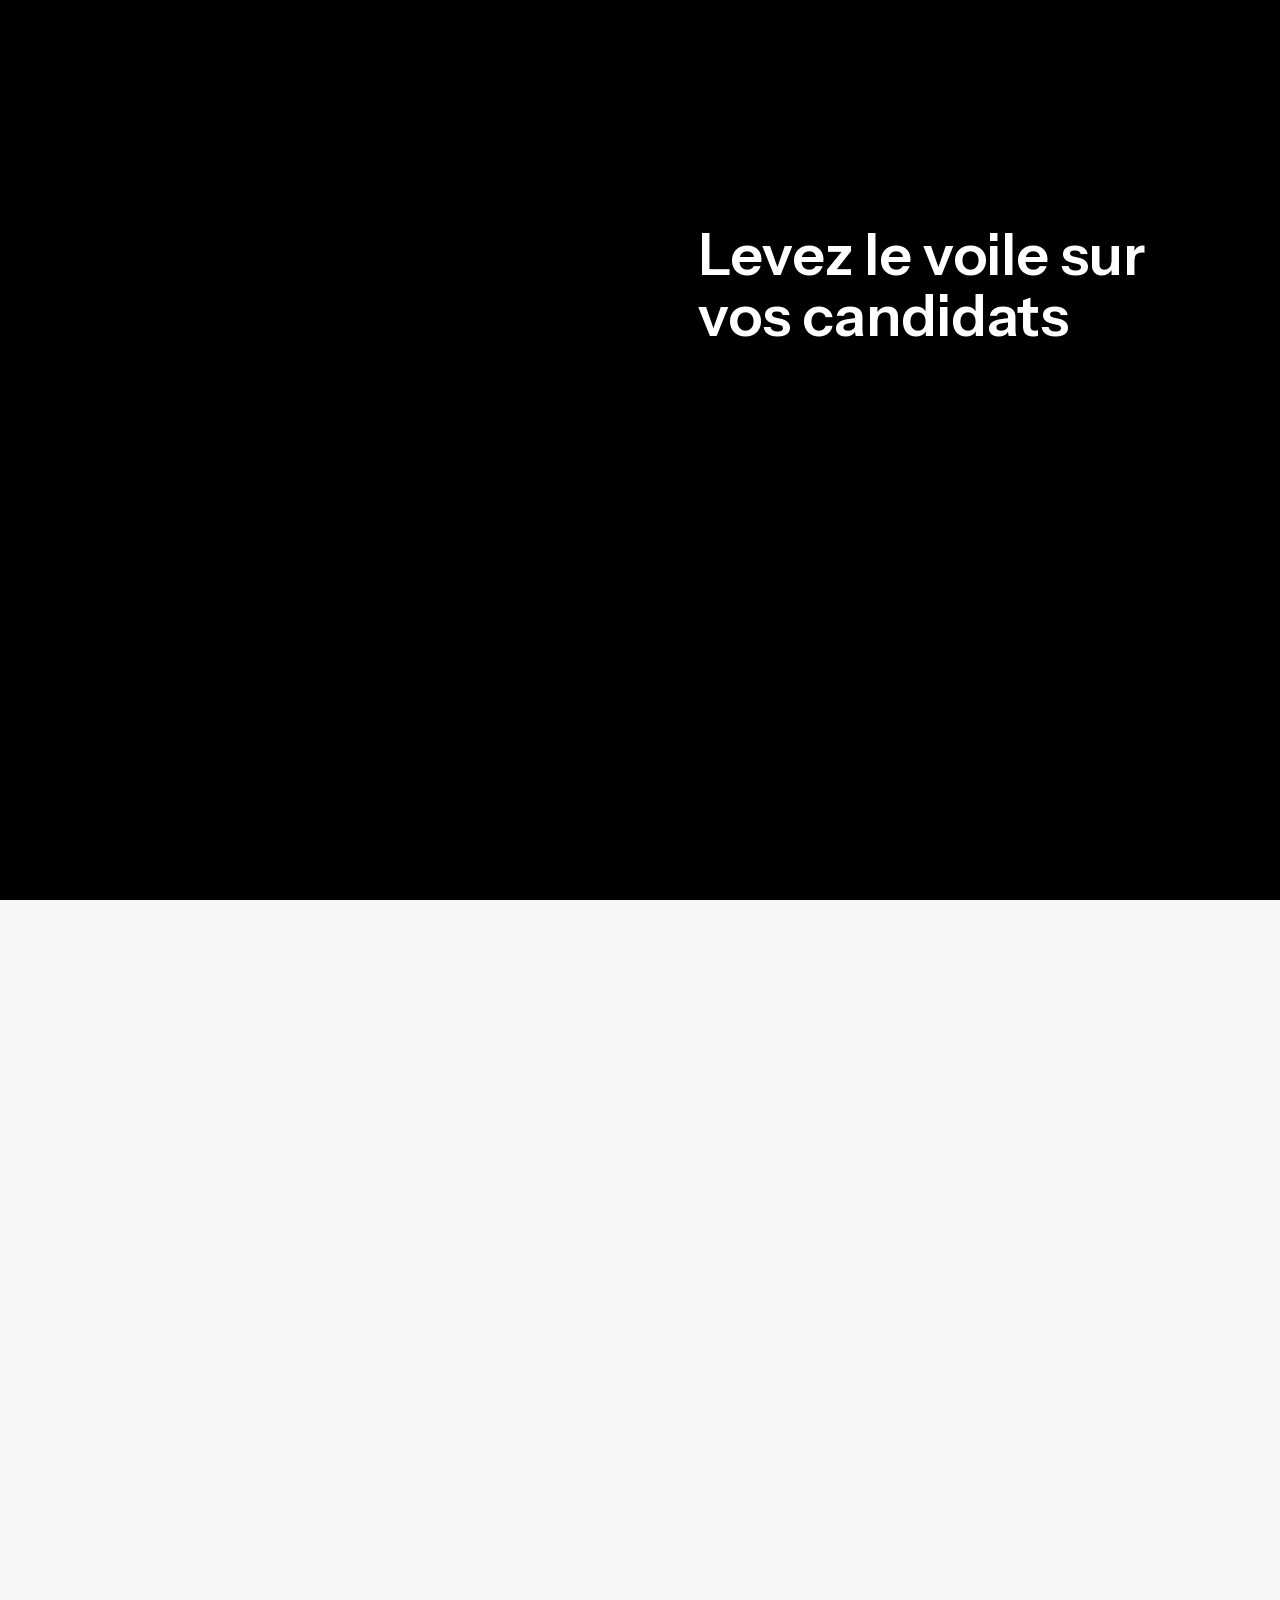
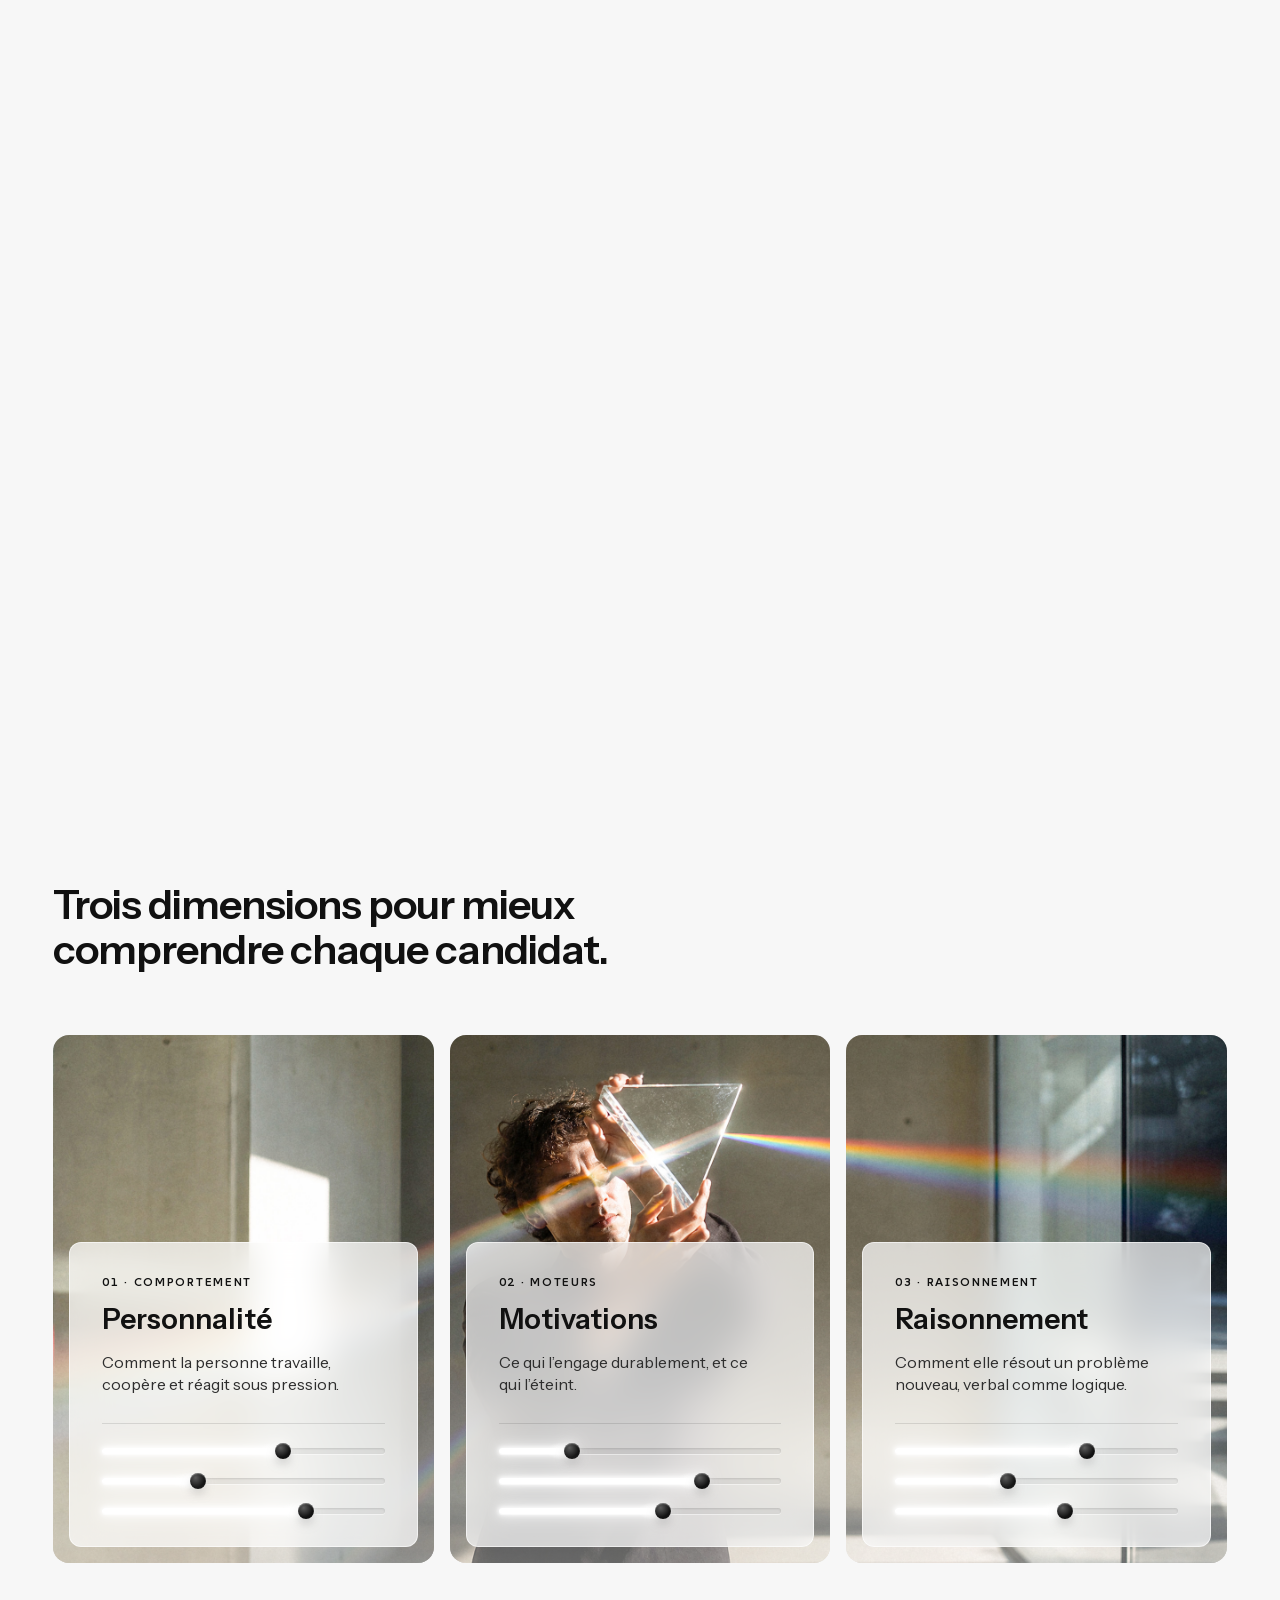
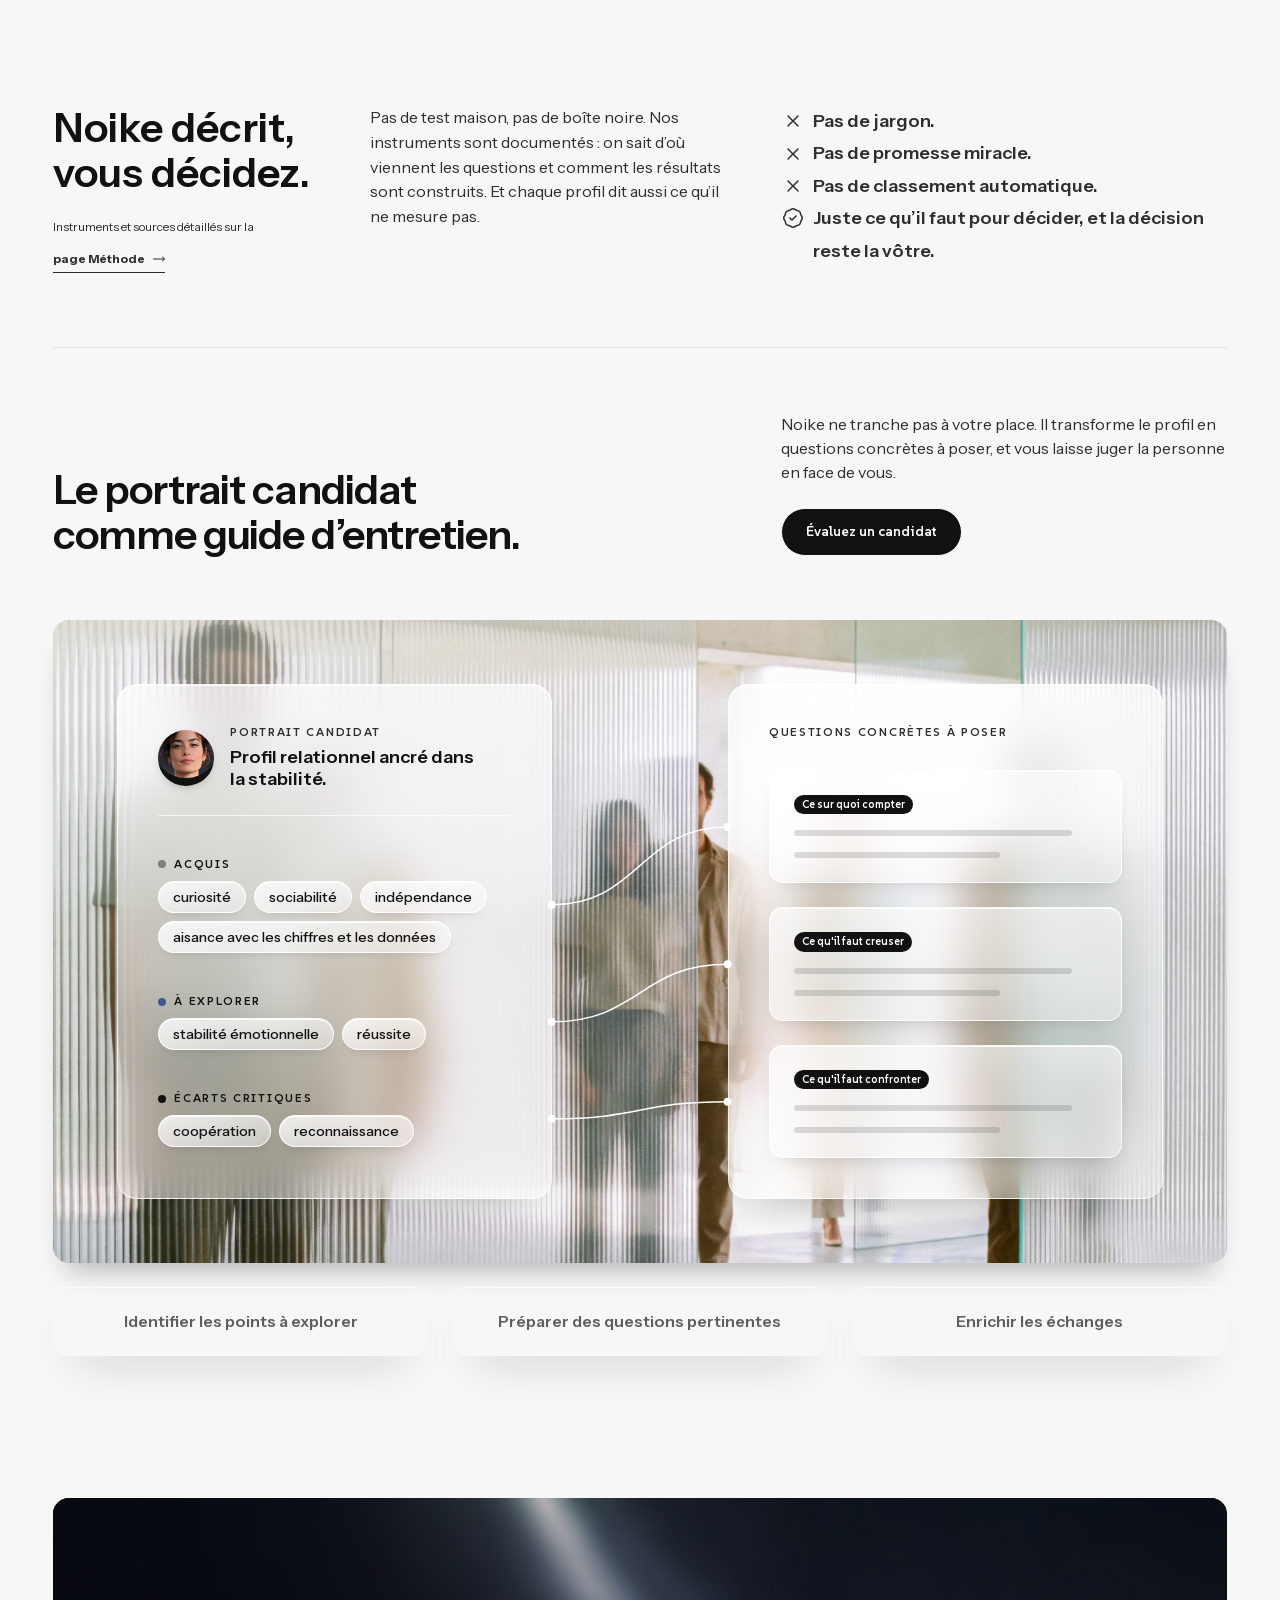
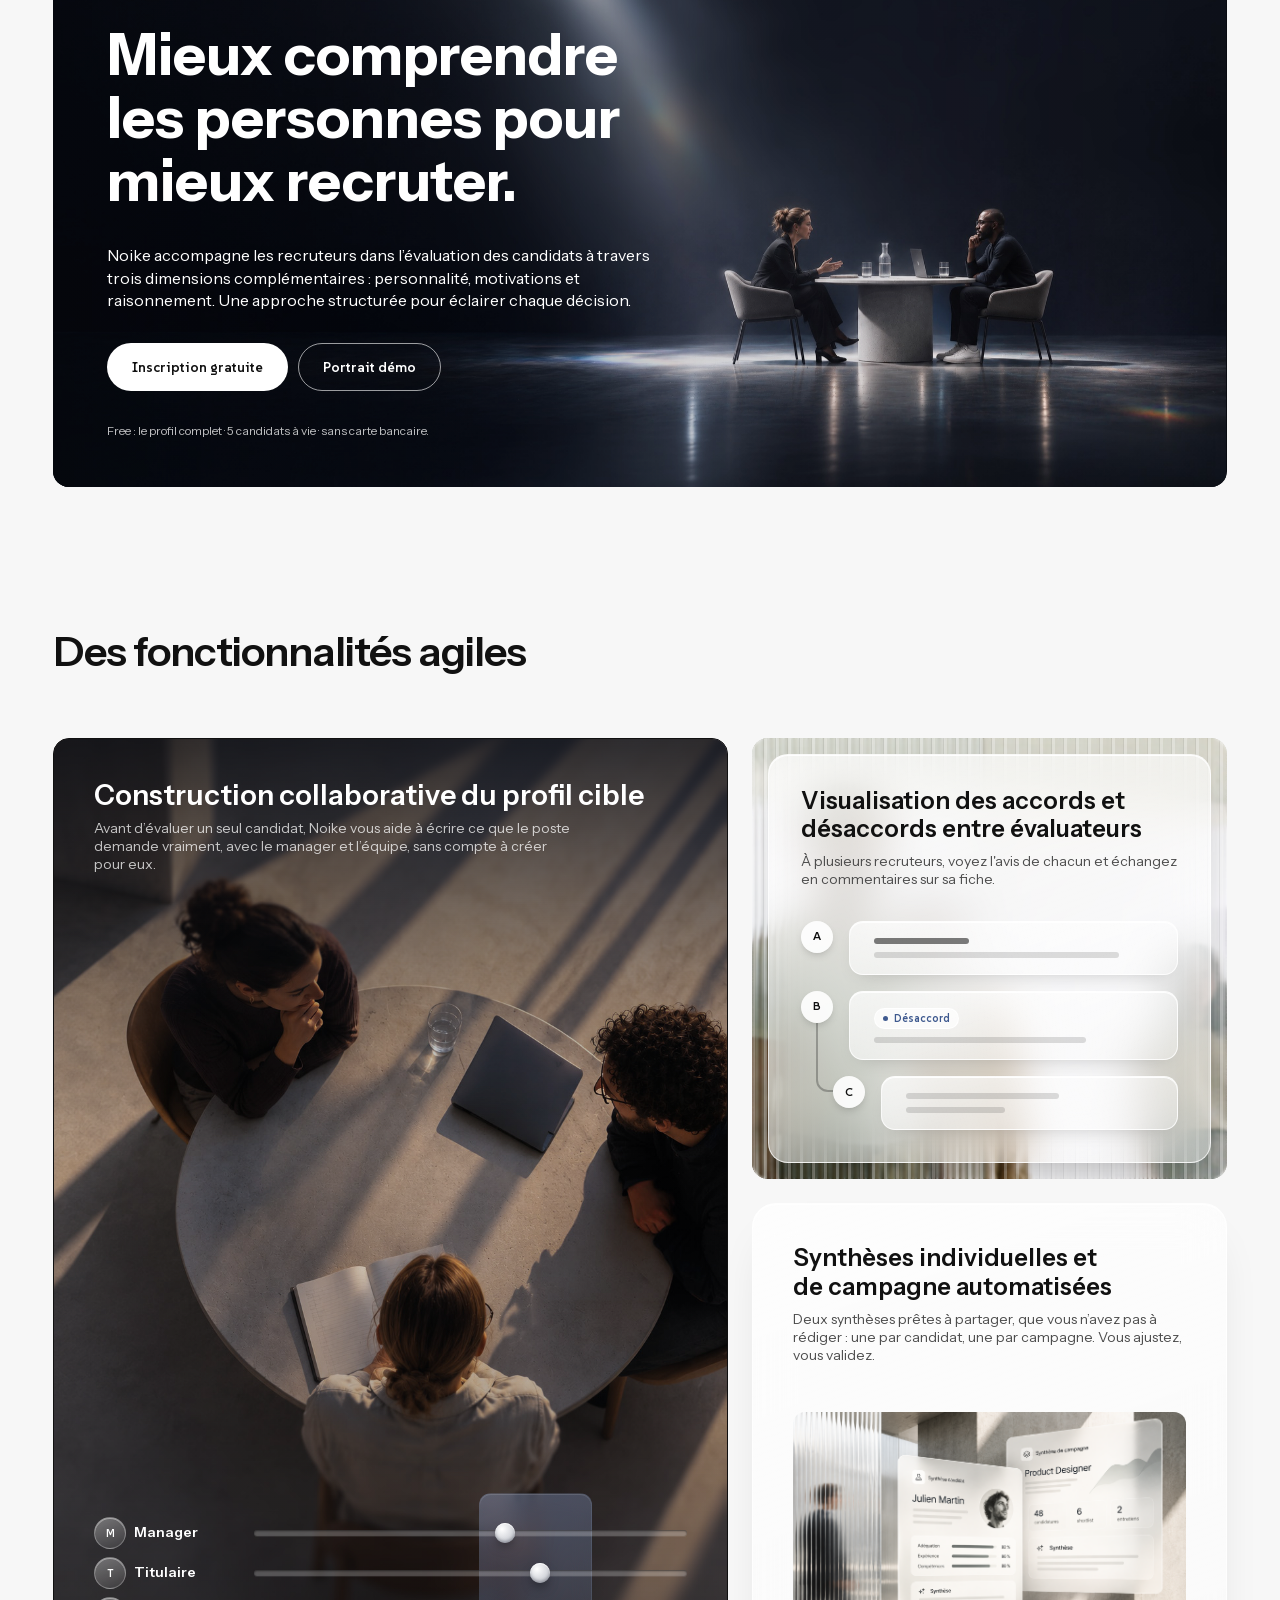
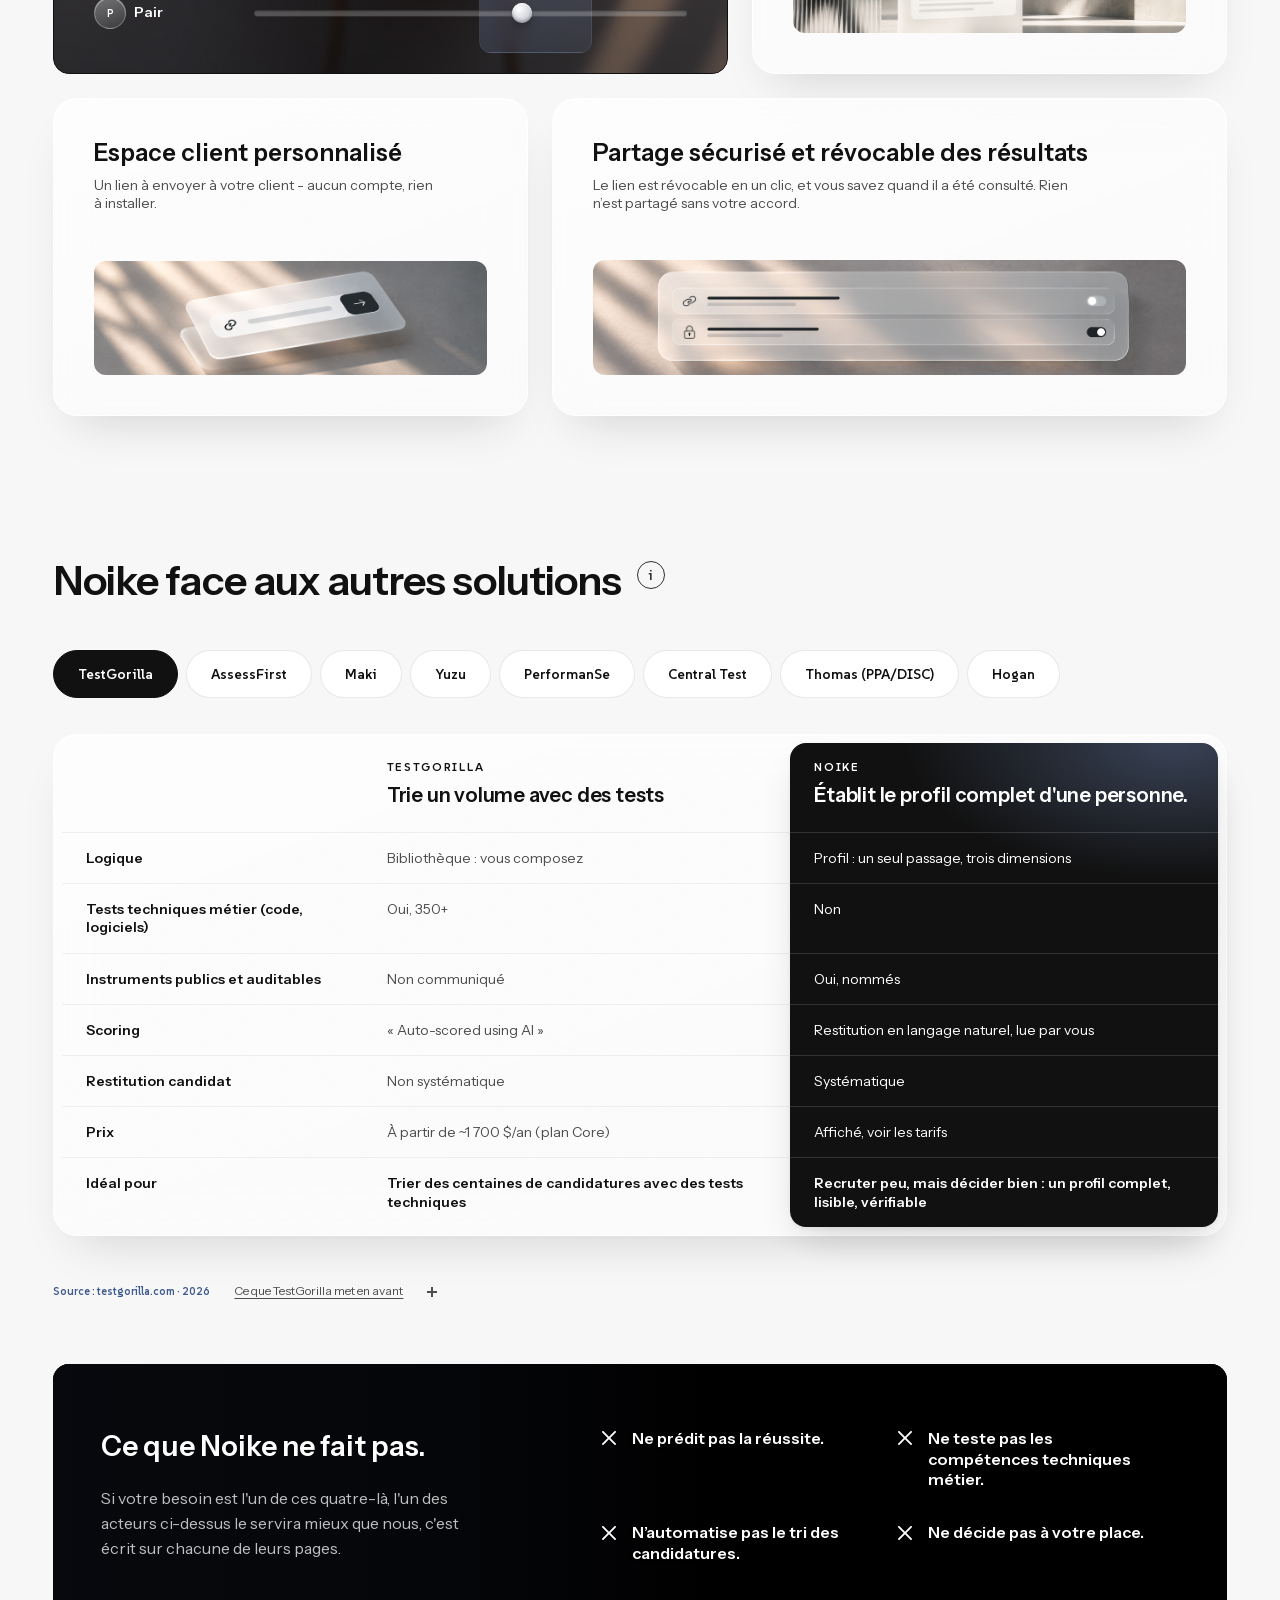
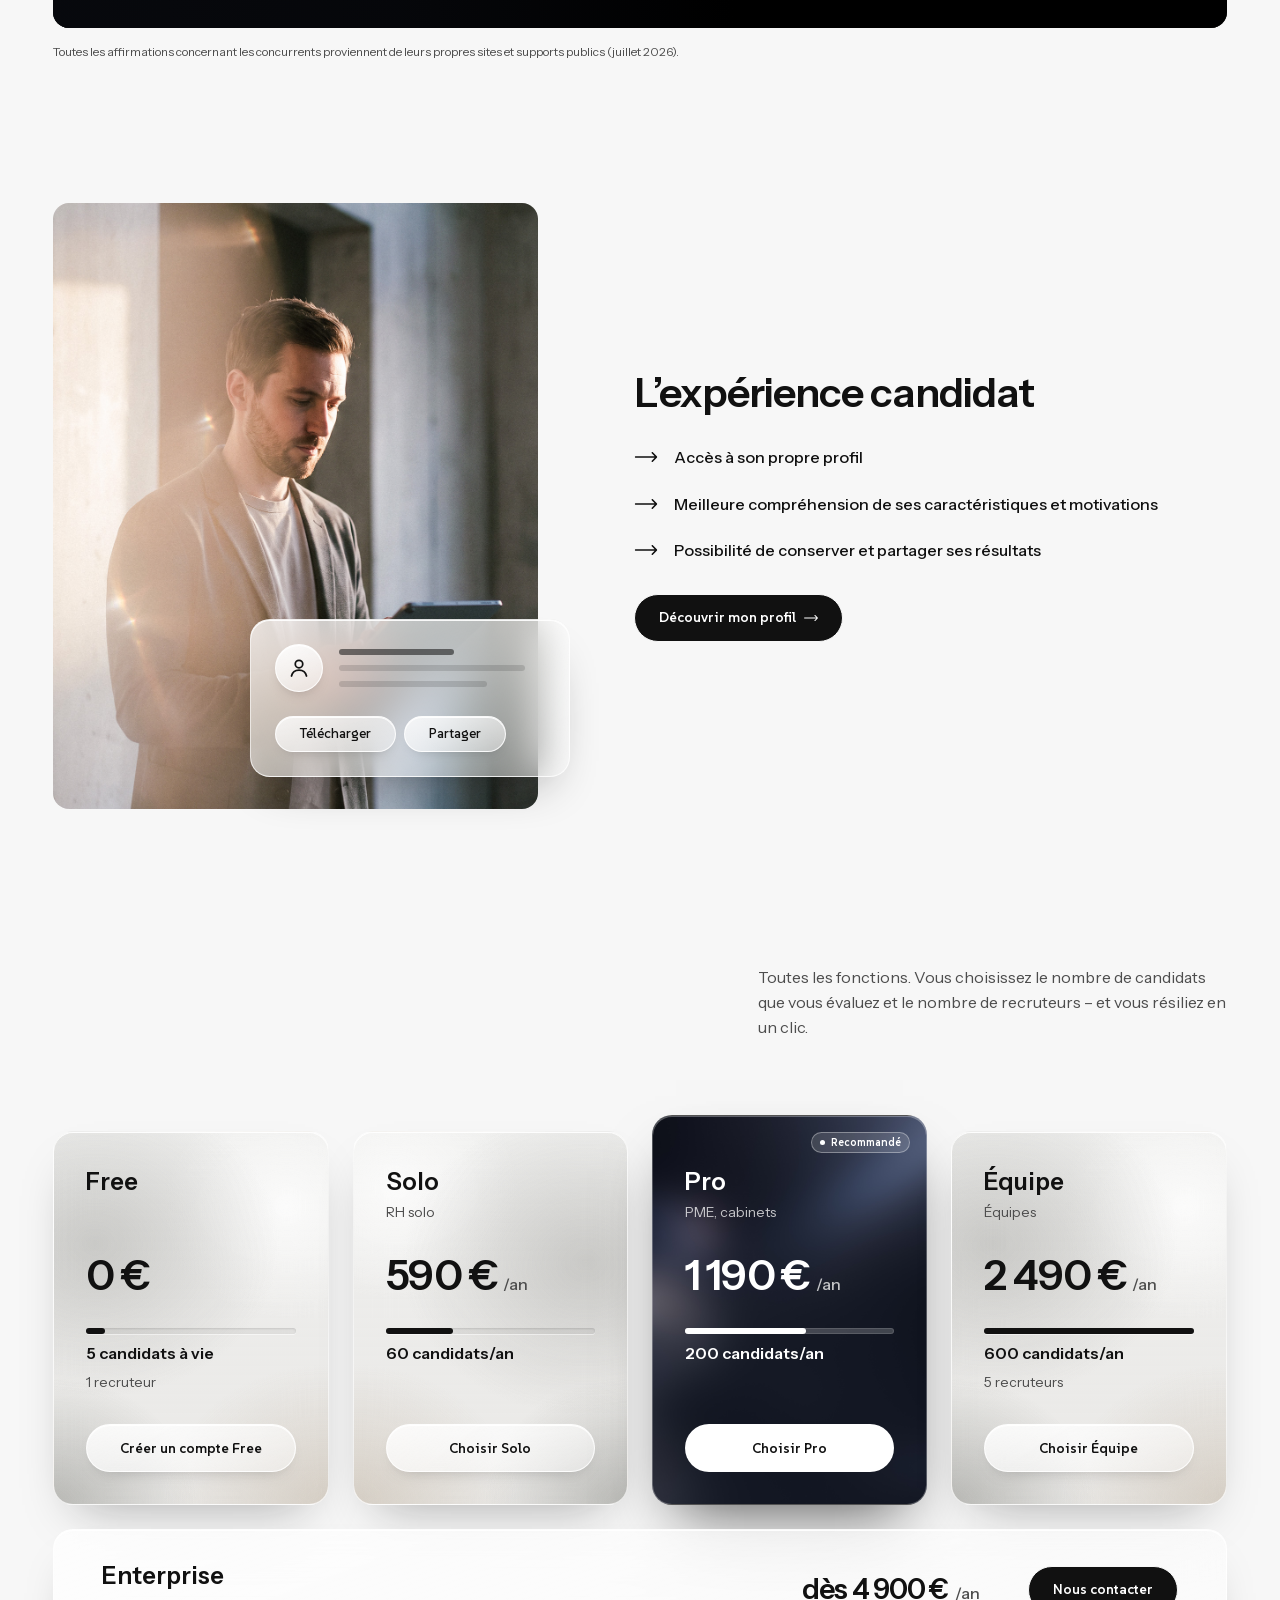
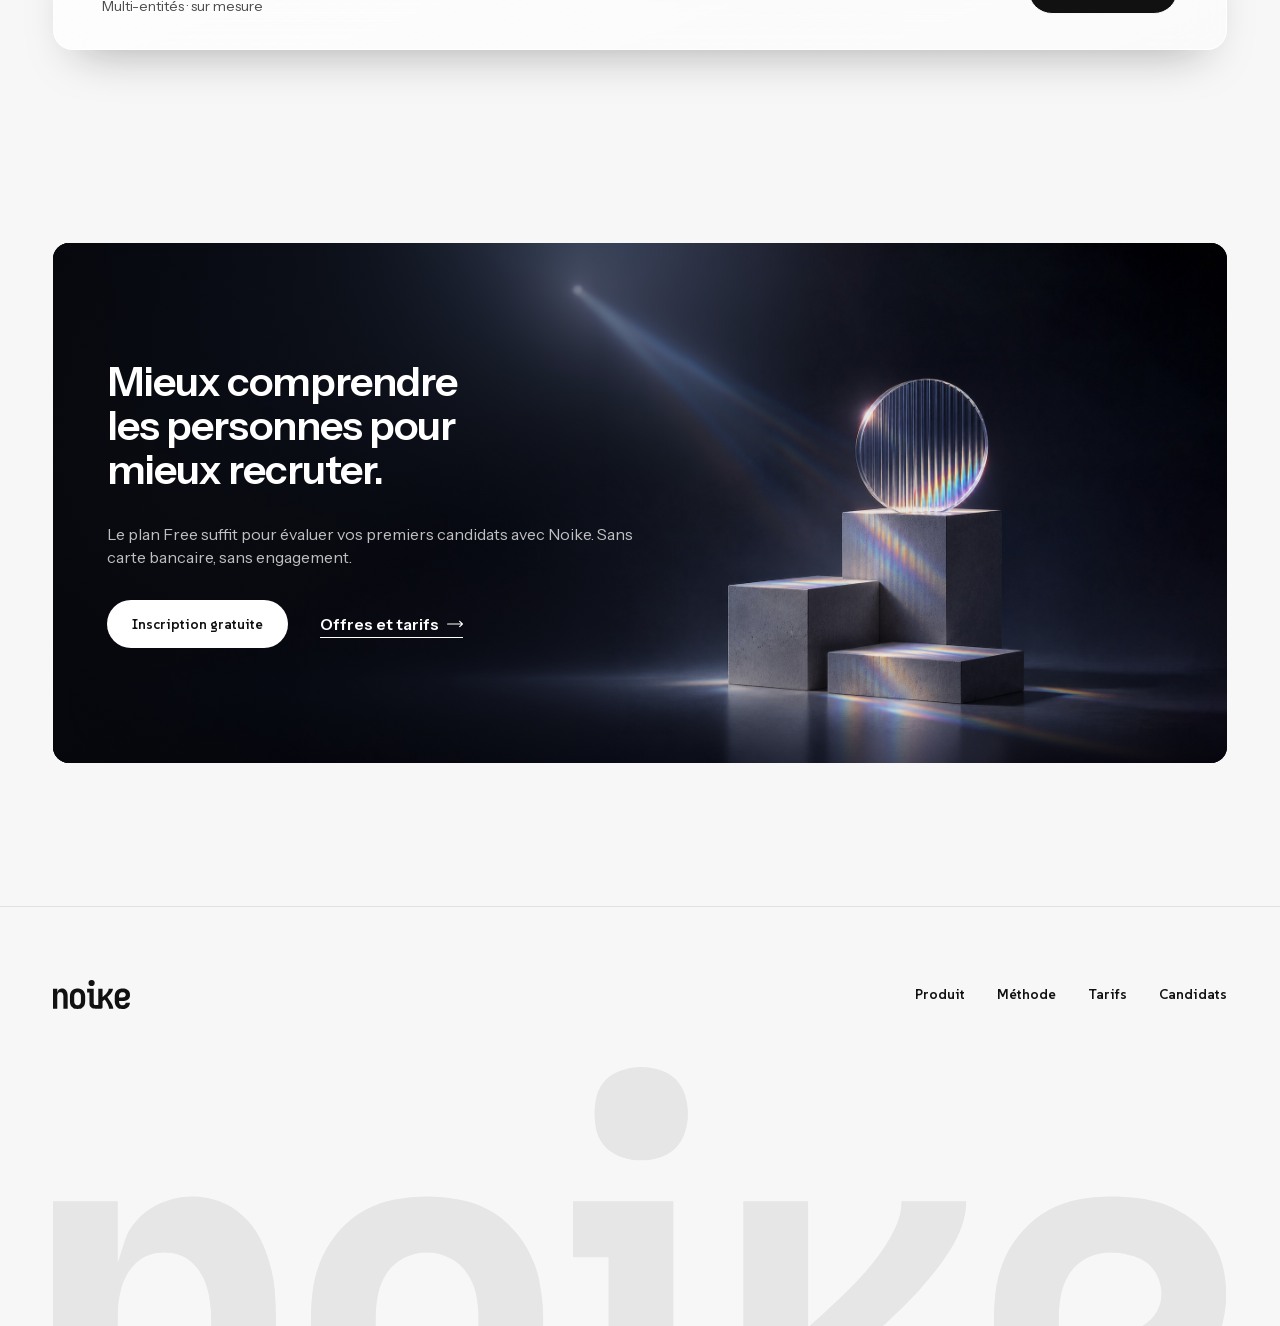
<file: index-v3.html>
<!doctype html>
<html lang="fr">
<head>
  <meta charset="utf-8">
  <meta name="viewport" content="width=device-width, initial-scale=1">
  <title>Noike (V3) — Mieux comprendre les personnes pour mieux recruter</title>
  <meta name="description" content="Noike accompagne les recruteurs dans l'évaluation des candidats à travers trois dimensions complémentaires : personnalité, motivations et raisonnement.">
  <meta name="theme-color" content="#f7f7f7">
  <script>
    if (!window.matchMedia("(prefers-reduced-motion: reduce)").matches) {
      document.documentElement.classList.add("js-anim");
    }
  </script>
  <link rel="preload" href="assets/fonts/instrument-sans-latin.woff2" as="font" type="font/woff2" crossorigin>
  <link rel="preload" href="assets/fonts/suse-latin.woff2" as="font" type="font/woff2" crossorigin>
  <link rel="stylesheet" href="css/tokens.css?v=3">
  <link rel="stylesheet" href="css/base.css">
  <link rel="stylesheet" href="css/components.css">
  <link rel="stylesheet" href="css/sections.css">
  <link rel="stylesheet" href="css/guide.css?v=4">
  <link rel="stylesheet" href="css/page.css?v=72">
  <link rel="stylesheet" href="css/v3.css?v=1">
</head>
<body class="v3">
<svg xmlns="http://www.w3.org/2000/svg" style="display:none" aria-hidden="true">
<symbol id="close24" viewBox="0 0 24 24"><g>
<path d="M16.4697 6.46973C16.7626 6.17683 17.2374 6.17683 17.5303 6.46973C17.8232 6.76262 17.8232 7.23738 17.5303 7.53027L13.0605 12L17.5303 16.4697L17.582 16.5264C17.8223 16.8209 17.8049 17.2557 17.5303 17.5303C17.2557 17.8049 16.8209 17.8223 16.5264 17.582L16.4697 17.5303L12 13.0605L7.53027 17.5303C7.23738 17.8232 6.76262 17.8232 6.46973 17.5303C6.17683 17.2374 6.17683 16.7626 6.46973 16.4697L10.9395 12L6.46973 7.53027L6.41797 7.47363C6.17766 7.17905 6.19512 6.74433 6.46973 6.46973C6.74433 6.19512 7.17905 6.17766 7.47363 6.41797L7.53027 6.46973L12 10.9395L16.4697 6.46973Z" fill="currentColor"/>
</g></symbol>
<symbol id="seencheck24" viewBox="0 0 24 24"><g>
<g>
<path d="M14.5576 9.38768C14.8578 9.08743 15.3451 9.08774 15.6455 9.38768C15.9459 9.68808 15.9459 10.1752 15.6455 10.4756L11.5097 14.6123C11.2094 14.9123 10.7222 14.9123 10.4219 14.6123L8.35448 12.5439C8.05408 12.2435 8.05408 11.7564 8.35448 11.456C8.6549 11.156 9.14208 11.1558 9.44237 11.456L10.9658 12.9795L14.5576 9.38768Z" fill="currentColor"/>
<path d="M9.20701 3.0283C10.8164 1.65719 13.1836 1.6572 14.793 3.0283C15.2362 3.40598 15.7877 3.63521 16.3681 3.68162C18.476 3.84993 20.15 5.52394 20.3183 7.63182C20.3648 8.21226 20.594 8.76381 20.9717 9.20701C22.3428 10.8164 22.3428 13.1835 20.9717 14.793C20.594 15.2362 20.3648 15.7877 20.3183 16.3681C20.15 18.476 18.476 20.15 16.3681 20.3183C15.7877 20.3648 15.2362 20.594 14.793 20.9717C13.1835 22.3428 10.8164 22.3428 9.20701 20.9717C8.76381 20.594 8.21226 20.3648 7.63182 20.3183C5.52394 20.15 3.84993 18.476 3.68162 16.3681C3.63521 15.7877 3.40598 15.2362 3.0283 14.793C1.6572 13.1836 1.65719 10.8164 3.0283 9.20701C3.40598 8.7638 3.63521 8.21226 3.68162 7.63182C3.84994 5.52395 5.52395 3.84994 7.63182 3.68162C8.21226 3.63521 8.7638 3.40598 9.20701 3.0283ZM13.7959 4.1992C12.7614 3.31776 11.2386 3.31775 10.2041 4.1992C9.51445 4.78684 8.65706 5.14269 7.75389 5.21483C6.39919 5.32309 5.32309 6.39919 5.21483 7.75389C5.14269 8.65706 4.78684 9.51445 4.1992 10.2041C3.31775 11.2386 3.31776 12.7614 4.1992 13.7959C4.78684 14.4855 5.14269 15.3429 5.21483 16.2461C5.32308 17.6008 6.39918 18.6769 7.75389 18.7851C8.65706 18.8573 9.51445 19.2131 10.2041 19.8008C11.2386 20.6822 12.7614 20.6822 13.7959 19.8008C14.4855 19.2131 15.3429 18.8573 16.2461 18.7851C17.6008 18.6769 18.6769 17.6008 18.7851 16.2461C18.8573 15.3429 19.2131 14.4855 19.8008 13.7959C20.6822 12.7614 20.6822 11.2386 19.8008 10.2041C19.2131 9.51445 18.8573 8.65706 18.7851 7.75389C18.6769 6.39918 17.6008 5.32308 16.2461 5.21483C15.3429 5.14269 14.4855 4.78684 13.7959 4.1992Z" fill-rule="evenodd" clip-rule="evenodd" fill="currentColor"/>
</g>
</g></symbol>
<symbol id="logo" viewBox="0 0 76.8401 28.97"><g>
<path fill-rule="evenodd" clip-rule="evenodd" d="M24.4987 8.48455C25.1866 8.48456 25.8747 8.54844 26.5626 8.67584C27.2759 8.80322 27.9383 9.03239 28.5496 9.36352C29.1612 9.69475 29.6964 10.1282 30.155 10.6633C30.6391 11.1729 31.0215 11.746 31.3018 12.383C31.6075 12.9945 31.811 13.657 31.913 14.3705C32.0404 15.0584 32.1042 15.7465 32.1042 16.4344V21.0206C32.1042 21.7085 32.0404 22.4094 31.913 23.1228C31.811 23.8106 31.6074 24.473 31.3018 25.1098C31.0215 25.7213 30.6391 26.2949 30.155 26.83C29.6964 27.3395 29.1611 27.7598 28.5496 28.091C27.9382 28.4222 27.276 28.6518 26.5626 28.7792C25.8747 28.9066 25.1866 28.97 24.4987 28.97C23.8107 28.97 23.1098 28.9066 22.3964 28.7792C21.7085 28.6518 21.0587 28.4222 20.4472 28.091C19.8358 27.7598 19.2881 27.3395 18.804 26.83C18.3454 26.2949 17.963 25.7213 17.6573 25.1098C17.3771 24.473 17.1735 23.8106 17.0461 23.1228C16.9442 22.4094 16.8931 21.7085 16.8931 21.0206V16.4344C16.8931 15.7465 16.9442 15.0584 17.0461 14.3705C17.1735 13.657 17.377 12.9945 17.6573 12.383C17.963 11.746 18.3454 11.1729 18.804 10.6633C19.2881 10.1283 19.8357 9.69475 20.4472 9.36352C21.0586 9.03232 21.7085 8.80324 22.3964 8.67584C23.1098 8.54844 23.8107 8.48455 24.4987 8.48455ZM24.4987 12.1539C23.9891 12.1539 23.4922 12.2684 23.008 12.4978C22.5494 12.7271 22.167 13.0584 21.8613 13.4915C21.5811 13.9246 21.3903 14.3961 21.2884 14.9056C21.1865 15.4152 21.1353 15.9249 21.1353 16.4344V21.0206C21.1353 21.5302 21.1864 22.0398 21.2884 22.5494C21.3903 23.059 21.581 23.5304 21.8613 23.9635C22.167 24.3967 22.5494 24.7279 23.008 24.9573C23.4922 25.1866 23.9891 25.3011 24.4987 25.3011C25.0082 25.3011 25.4924 25.1866 25.951 24.9573C26.4351 24.7279 26.8175 24.3967 27.0978 23.9635C27.4035 23.5304 27.607 23.059 27.7089 22.5494C27.8109 22.0398 27.862 21.5302 27.862 21.0206V16.4344C27.862 15.9249 27.8108 15.4152 27.7089 14.9056C27.607 14.3961 27.4034 13.9246 27.0978 13.4915C26.8175 13.0584 26.4351 12.7271 25.951 12.4978C25.4924 12.2684 25.0082 12.1539 24.4987 12.1539Z" fill="currentColor"/>
<path fill-rule="evenodd" clip-rule="evenodd" d="M69.2345 8.48455C69.8715 8.48455 70.4958 8.52289 71.1073 8.59932C71.7442 8.67576 72.3557 8.82864 72.9417 9.05794C73.5277 9.28725 74.0757 9.59297 74.5853 9.97516C75.0949 10.3573 75.5152 10.8032 75.8464 11.3127C76.2031 11.8223 76.4582 12.3959 76.6111 13.0329C76.7639 13.6443 76.8401 14.2559 76.8401 14.8673C76.8401 15.5043 76.7639 16.1286 76.6111 16.74C76.4582 17.3515 76.1903 17.9119 75.8081 18.4215C75.4514 18.9056 75.0056 19.3263 74.4706 19.683C73.961 20.0397 73.4129 20.3199 72.8269 20.5237C72.241 20.7275 71.6294 20.8676 70.9925 20.9441C70.381 21.0205 69.7695 21.0588 69.158 21.0588H65.9095C65.9095 21.5684 65.9606 22.0781 66.0625 22.5877C66.1644 23.0972 66.3552 23.5687 66.6354 24.0018C66.9157 24.4095 67.2853 24.7279 67.7439 24.9573C68.228 25.1866 68.725 25.3011 69.2345 25.3011C69.6167 25.3011 69.9991 25.2628 70.3813 25.1863C70.7634 25.1099 71.1072 24.9697 71.4128 24.766C71.7441 24.5367 71.9991 24.2437 72.1775 23.887C72.3813 23.5303 72.4959 23.1607 72.5213 22.7785H76.7636C76.7636 23.39 76.6746 23.9891 76.4963 24.5752C76.3179 25.1611 76.05 25.7088 75.6934 26.2183C75.3367 26.7279 74.9036 27.161 74.394 27.5177C73.91 27.8743 73.3751 28.1678 72.7891 28.3971C72.2286 28.6264 71.6422 28.7793 71.0307 28.8557C70.4448 28.9321 69.846 28.97 69.2345 28.97C68.5211 28.97 67.8202 28.9066 67.1323 28.7792C66.4444 28.6518 65.7945 28.4222 65.1831 28.091C64.5717 27.7598 64.024 27.3395 63.5399 26.83C63.0813 26.2949 62.6989 25.709 62.3932 25.072C62.1129 24.4351 61.9094 23.7724 61.782 23.0846C61.6801 22.3966 61.629 21.7085 61.629 21.0206V16.4344C61.629 15.7465 61.6801 15.0584 61.782 14.3705C61.9094 13.657 62.1129 12.9945 62.3932 12.383C62.6989 11.746 63.0941 11.1729 63.5782 10.6633C64.0623 10.1283 64.6099 9.69475 65.2213 9.36352C65.8328 9.03231 66.4827 8.80324 67.1706 8.67584C67.8585 8.54844 68.5466 8.48455 69.2345 8.48455ZM69.2728 12.1539C68.7377 12.1539 68.228 12.2684 67.7439 12.4978C67.2853 12.7271 66.9029 13.0584 66.5972 13.4915C66.317 13.9246 66.1262 14.3961 66.0243 14.9056C65.9224 15.4152 65.8712 15.9249 65.8712 16.4344V17.3899H69.158C69.5657 17.3899 69.9609 17.3644 70.3431 17.3134C70.7506 17.237 71.1199 17.0968 71.4511 16.8931C71.8078 16.6637 72.0884 16.3703 72.2923 16.0136C72.496 15.657 72.5978 15.2749 72.5979 14.8673C72.5979 14.4597 72.5084 14.0645 72.3301 13.6823C72.1517 13.3002 71.897 12.9944 71.5659 12.7651C71.2347 12.5358 70.865 12.3829 70.4574 12.3065C70.0498 12.2046 69.6549 12.1539 69.2728 12.1539Z" fill="currentColor"/>
<path d="M9.13445 8.48455C9.74591 8.48455 10.3319 8.5868 10.8924 8.79061C11.4784 8.99444 11.9881 9.31294 12.4212 9.74609C12.8799 10.1538 13.2495 10.6251 13.5298 11.1602C13.81 11.6952 14.0268 12.2556 14.1796 12.8416C14.358 13.4276 14.4725 14.0263 14.5235 14.6378C14.5744 15.2238 14.6 15.8229 14.6 16.4344V28.6644H10.3577V16.4344C10.3577 16.1033 10.3322 15.7719 10.2812 15.4407C10.2557 15.1095 10.1918 14.791 10.0899 14.4852C10.0135 14.1541 9.88614 13.8482 9.70783 13.568C9.55495 13.2877 9.35099 13.0327 9.09619 12.8033C8.8669 12.5741 8.58667 12.4084 8.25548 12.3065C7.94974 12.2046 7.63122 12.1539 7.3 12.1539C6.96877 12.1539 6.63749 12.2046 6.30626 12.3065C6.00055 12.4084 5.72032 12.5741 5.46555 12.8033C5.23624 13.0327 5.03227 13.2877 4.85392 13.568C4.70108 13.8482 4.57372 14.1541 4.47182 14.4852C4.39539 14.7909 4.33149 15.1095 4.28053 15.4407C4.25506 15.7719 4.24228 16.1033 4.24228 16.4344V28.6644H0V8.79061H4.24228V12.8033C4.44609 12.2938 4.68846 11.2239 4.96869 10.7398C5.27444 10.2557 5.63126 9.84778 6.03894 9.51655C6.47205 9.15989 6.95627 8.90521 7.49128 8.75235C8.02629 8.57403 8.57397 8.48456 9.13445 8.48455Z" fill="currentColor"/>
<path d="M49.4559 17.0456C49.9145 16.6379 50.348 16.2433 50.7557 15.8611C51.1888 15.4789 51.6091 15.0837 52.0168 14.676C52.4499 14.243 52.8574 13.8098 53.2396 13.3767C53.6218 12.9436 53.9786 12.485 54.3098 12.0009C54.6411 11.5168 54.934 11.0071 55.1888 10.472C55.4436 9.93702 55.5713 9.37657 55.5714 8.79061H59.8136C59.8136 9.35109 59.7114 9.91154 59.5076 10.472C59.3038 11.0071 59.0491 11.5168 58.7434 12.0009C58.4376 12.485 58.1064 12.9564 57.7497 13.415C57.3929 13.8481 57.0233 14.2812 56.6411 14.7143C56.259 15.122 55.8643 15.5299 55.4566 15.9376C55.0489 16.3198 54.641 16.7017 54.2333 17.0839C54.6664 17.6699 55.0872 18.2686 55.4948 18.8801C55.928 19.4661 56.3482 20.0652 56.7559 20.6767C57.1636 21.2882 57.546 21.9125 57.9027 22.5494C58.2848 23.1609 58.6289 23.798 58.9347 24.4604C59.2404 25.1228 59.5078 25.8106 59.7371 26.5239C59.9919 27.2119 60.1192 27.9255 60.1192 28.6644H55.8769C55.8769 28.0784 55.7875 27.518 55.6092 26.983C55.4563 26.4225 55.2655 25.8744 55.0362 25.3394C54.8069 24.8043 54.5646 24.2946 54.3098 23.8105C54.055 23.3009 53.7749 22.804 53.4691 22.3199C53.1889 21.8103 52.8959 21.3134 52.5901 20.8293C52.2844 20.3452 51.9659 19.861 51.6347 19.3769C51.278 19.6827 50.9211 19.9889 50.5644 20.2946C50.2077 20.6003 49.8381 20.9061 49.4559 21.2119V27.2312C49.4559 28.0227 48.8142 28.6644 48.0227 28.6644H42.2324C41.7228 28.6644 41.2132 28.6261 40.7036 28.5496C40.194 28.4732 39.7098 28.3331 39.2512 28.1293C38.7926 27.9 38.3595 27.6198 37.9519 27.2886C37.5697 26.9319 37.2512 26.5367 36.9964 26.1036C36.7671 25.645 36.6015 25.1608 36.4995 24.6512C36.4231 24.1417 36.3848 23.6323 36.3848 23.1228V12.4595H34.0535V8.79061H40.6271V23.1228C40.6271 23.352 40.6526 23.5813 40.7036 23.8105C40.7545 24.0398 40.8563 24.2566 41.0091 24.4604C41.162 24.6387 41.3405 24.7788 41.5443 24.8807C41.7736 24.9572 42.0031 24.9955 42.2324 24.9955H45.2136V8.78561H49.4559V17.0456Z" fill="currentColor"/>
<path d="M38.5253 0C38.9329 1.89808e-05 39.3405 0.0639044 39.7481 0.191283C40.1557 0.318675 40.4998 0.522213 40.7801 0.802454C41.0603 1.08272 41.2643 1.42678 41.3917 1.83445C41.5191 2.24212 41.5825 2.65005 41.5825 3.05772C41.5825 3.46531 41.5191 3.87295 41.3917 4.28053C41.2643 4.6882 41.0604 5.03225 40.7801 5.31253C40.4998 5.5928 40.1558 5.79677 39.7481 5.92417C39.3405 6.05153 38.9329 6.11496 38.5253 6.11498C38.1176 6.11498 37.7097 6.05156 37.302 5.92417C36.8943 5.79677 36.5375 5.5928 36.2317 5.31253C35.9515 5.03227 35.748 4.68816 35.6206 4.28053C35.5187 3.87292 35.4676 3.46533 35.4675 3.05772C35.4675 2.65005 35.5187 2.24212 35.6206 1.83445C35.748 1.42683 35.9515 1.0827 36.2317 0.802454C36.5375 0.52221 36.8944 0.318684 37.302 0.191283C37.7097 0.0638854 38.1176 0 38.5253 0Z" fill="currentColor"/>
</g></symbol>
<symbol id="close" viewBox="0 0 11.5002 11.5002"><path d="M10.2198 0.219844C10.5127 -0.0730497 10.9875 -0.0730497 11.2804 0.219844C11.5733 0.512737 11.5733 0.987497 11.2804 1.28039L6.81066 5.75012L11.2804 10.2198L11.3321 10.2765C11.5725 10.5711 11.555 11.0058 11.2804 11.2804C11.0058 11.555 10.5711 11.5725 10.2765 11.3321L10.2198 11.2804L5.75012 6.81066L1.28039 11.2804C0.987497 11.5733 0.512737 11.5733 0.219844 11.2804C-0.0730497 10.9875 -0.0730497 10.5127 0.219844 10.2198L4.68957 5.75012L0.219844 1.28039L0.168086 1.22375C-0.0722232 0.929168 -0.0547602 0.494447 0.219844 0.219844C0.494447 -0.0547602 0.929168 -0.0722232 1.22375 0.168086L1.28039 0.219844L5.75012 4.68957L10.2198 0.219844Z" fill="currentColor"/></symbol>
<symbol id="arrow" viewBox="0 0 21.5 9.49983"><g transform="translate(21.5 0) scale(-1 1)"><path d="M4.21973 0.21967C4.51262 -0.0732232 4.98738 -0.0732233 5.28027 0.21967C5.57311 0.512567 5.57315 0.987342 5.28027 1.28022L2.56055 3.99994H20.75C21.1642 3.99994 21.5 4.33573 21.5 4.74994C21.4999 5.1641 21.1642 5.49994 20.75 5.49994H2.56055L5.28027 8.21967C5.57311 8.51257 5.57315 8.98734 5.28027 9.28022C4.98739 9.57303 4.5126 9.57304 4.21973 9.28022L0.219727 5.28022C0.187725 5.24822 0.159774 5.21355 0.134766 5.17768C0.10404 5.13358 0.0774343 5.08639 0.0566406 5.03608C0.0359035 4.9858 0.0210549 4.93369 0.0117188 4.8808C0.00422834 4.83829 6.86267e-06 4.7946 0 4.74994C0 4.70466 0.00402909 4.6602 0.0117188 4.61713C0.0208109 4.5663 0.0350561 4.51616 0.0546875 4.46772L0.0585938 4.45795C0.0793663 4.4088 0.105452 4.36241 0.135742 4.31928C0.145973 4.30472 0.156581 4.29027 0.167969 4.27631L0.219727 4.21967L4.21973 0.21967Z" fill="currentColor"/></g></symbol>
<symbol id="check" viewBox="0 0 11 11"><g>
<path d="M8.47335 2.73797C8.8224 2.42051 9.38881 2.42084 9.73808 2.73797C10.0873 3.05559 10.0873 3.57061 9.73808 3.88823L4.93008 8.26208C4.58092 8.57929 4.01449 8.57933 3.66535 8.26208L1.26192 6.07515C0.912693 5.75753 0.912693 5.24252 1.26192 4.9249C1.61118 4.60765 2.17755 4.6074 2.52665 4.9249L4.29772 6.53567L8.47335 2.73797Z" fill="currentColor"/>
</g></symbol>
</svg>


<a class="skip-link" href="#contenu">Aller au contenu</a>

<header class="site-header">
  <div class="container site-header__bar">
    <a class="logo" href="#" aria-label="Noike — accueil"><svg viewBox="0 0 76.8401 28.97" aria-hidden="true"><use href="#logo"/></svg></a>
    <button class="nav-toggle" type="button" aria-expanded="false" aria-controls="menu">Menu</button>
    <nav class="nav" id="menu" aria-label="Navigation principale">
      <ul class="nav__list">
        <li><a class="nav__link" href="produit.html">Produit</a></li>
        <li><a class="nav__link" href="#">Méthode</a></li>
        <li><a class="nav__link" href="#tarifs">Tarifs</a></li>
        <li><a class="nav__link" href="#">Candidats</a></li>
      </ul>
      <a class="btn btn--primary" href="#">Inscription gratuite</a>
    </nav>
  </div>
</header>

<main id="contenu">

  <!-- V3 : « Levez le voile » est le hero. À l'arrivée : seulement le titre, le verre sur le visage. Au scroll : le verre se retire, puis texte, cartes et bouton apparaissent. Le menu n'apparaît qu'une fois tout dévoilé. -->
  <section class="voile" id="hero" data-voile data-voile-delay="0.15" data-glass-start="0.05" data-glass-end="0.6" aria-labelledby="t-voile">
    <div class="voile__sticky">
      <div class="container">
        <div class="voile__card on-dark">
          <!-- Photo lever-voile (personne nette) ; le verre liquide (canvas ajouté par js/glass.js) la recouvre puis se retire pendant le scroll -->
          <img class="voile__layer voile__layer--1" src="assets/img/lever-voile.jpg" alt="" width="2613" height="1254">
          <div class="voile__content">
            <h1 class="voile__title" id="t-voile"><span class="w" style="--i:0">Levez</span> <span class="w" style="--i:1">le</span> <span class="w" style="--i:2">voile</span> <span class="w" style="--i:3">sur</span> <span class="w" style="--i:4">vos</span> <span class="w" style="--i:5">candidats</span></h1>
            <p class="voile__text rv" style="--s:.58;--d:.14">Trois angles pour comprendre une personne, trois lectures, jamais de score.</p>
            <div class="reads" role="img" aria-label="Aperçu : trois cartes de lecture, personnalité, motivations et raisonnement, dont une signale un désaccord entre évaluateurs">
              <div class="read rv" style="--s:.66;--d:.14" aria-hidden="true">
                <p class="read__label">Personnalité</p>
                <div class="sk-row"><i class="sk sk--dark" style="--w:62%"></i><i class="sk sk--lit" style="--w:24%"></i></div>
                <div class="sk-row"><i class="sk sk--dark" style="--w:38%"></i><i class="sk sk--lit" style="--w:30%"></i></div>
                <div class="sk-row"><i class="sk sk--dark" style="--w:70%"></i><i class="sk sk--lit" style="--w:18%"></i></div>
                <span class="badge badge--dark">Désaccord</span>
                <div class="sk-row"><i class="sk sk--dark" style="--w:55%"></i><i class="sk sk--lit" style="--w:28%"></i></div>
              </div>
              <div class="read rv" style="--s:.74;--d:.14" aria-hidden="true">
                <p class="read__label">Motivations</p>
                <div class="sk-row"><i class="sk sk--dark" style="--w:48%"></i><i class="sk sk--lit" style="--w:34%"></i></div>
                <div class="sk-row"><i class="sk sk--dark" style="--w:66%"></i><i class="sk sk--lit" style="--w:20%"></i></div>
                <div class="sk-row"><i class="sk sk--dark" style="--w:40%"></i><i class="sk sk--lit" style="--w:32%"></i></div>
              </div>
              <div class="read rv" style="--s:.82;--d:.14" aria-hidden="true">
                <p class="read__label">Raisonnement</p>
                <div class="sk-row"><i class="sk sk--dark" style="--w:58%"></i><i class="sk sk--lit" style="--w:26%"></i></div>
                <div class="sk-row"><i class="sk sk--dark" style="--w:44%"></i><i class="sk sk--lit" style="--w:30%"></i></div>
              </div>
            </div>
            <a class="btn btn--light rv" style="--s:.88;--d:.12" href="#">Essayez maintenant</a>
          </div>
        </div>
      </div>
    </div>
  </section>

  <!-- 2. Trois dimensions : triptyque de verre, texte toujours visible -->
  <section class="dims2" aria-labelledby="t-dims">
    <div class="container">
      <div class="dims2__head">
        <h2 class="display" id="t-dims">Trois dimensions pour mieux comprendre chaque candidat.</h2>
      </div>

      <div class="tri">
        <article class="tri__panel" style="--bgx:0%" data-reveal>
          <div class="tri__photo" aria-hidden="true"></div>
          <div class="tri__card">
            <p class="tri__num label">01 · Comportement</p>
            <h3 class="tri__name">Personnalité</h3>
            <p class="tri__text">Comment la personne travaille, coopère et réagit sous pression.</p>
            <div class="scale tri__scales" role="img" aria-label="Illustration : échelles de lecture">
              <div class="scale__row" aria-hidden="true"><span class="scale__track"><i class="scale__fill" style="--pos:64%;--k:0"></i><i class="scale__dot" style="--pos:64%;--k:0"></i></span></div>
              <div class="scale__row" aria-hidden="true"><span class="scale__track"><i class="scale__fill" style="--pos:34%;--k:1"></i><i class="scale__dot" style="--pos:34%;--k:1"></i></span></div>
              <div class="scale__row" aria-hidden="true"><span class="scale__track"><i class="scale__fill" style="--pos:72%;--k:2"></i><i class="scale__dot" style="--pos:72%;--k:2"></i></span></div>
            </div>
          </div>
        </article>
        <article class="tri__panel" style="--bgx:50%" data-reveal>
          <div class="tri__photo" aria-hidden="true"></div>
          <div class="tri__card">
            <p class="tri__num label">02 · Moteurs</p>
            <h3 class="tri__name">Motivations</h3>
            <p class="tri__text">Ce qui l’engage durablement, et ce qui l’éteint.</p>
            <div class="scale tri__scales" role="img" aria-label="Illustration : échelles de lecture">
              <div class="scale__row" aria-hidden="true"><span class="scale__track"><i class="scale__fill" style="--pos:26%;--k:0"></i><i class="scale__dot" style="--pos:26%;--k:0"></i></span></div>
              <div class="scale__row" aria-hidden="true"><span class="scale__track"><i class="scale__fill" style="--pos:72%;--k:1"></i><i class="scale__dot" style="--pos:72%;--k:1"></i></span></div>
              <div class="scale__row" aria-hidden="true"><span class="scale__track"><i class="scale__fill" style="--pos:58%;--k:2"></i><i class="scale__dot" style="--pos:58%;--k:2"></i></span></div>
            </div>
          </div>
        </article>
        <article class="tri__panel" style="--bgx:100%" data-reveal>
          <div class="tri__photo" aria-hidden="true"></div>
          <div class="tri__card">
            <p class="tri__num label">03 · Raisonnement</p>
            <h3 class="tri__name">Raisonnement</h3>
            <p class="tri__text">Comment elle résout un problème nouveau, verbal comme logique.</p>
            <div class="scale tri__scales" role="img" aria-label="Illustration : échelles de lecture">
              <div class="scale__row" aria-hidden="true"><span class="scale__track"><i class="scale__fill" style="--pos:68%;--k:0"></i><i class="scale__dot" style="--pos:68%;--k:0"></i></span></div>
              <div class="scale__row" aria-hidden="true"><span class="scale__track"><i class="scale__fill" style="--pos:40%;--k:1"></i><i class="scale__dot" style="--pos:40%;--k:1"></i></span></div>
              <div class="scale__row" aria-hidden="true"><span class="scale__track"><i class="scale__fill" style="--pos:60%;--k:2"></i><i class="scale__dot" style="--pos:60%;--k:2"></i></span></div>
            </div>
          </div>
        </article>
      </div>
    </div>
  </section>

  <!-- 3. Noike décrit. Vous décidez. : maquette Figma (nœud 2035:194) -->
  <section class="decrit3" aria-labelledby="t-decrit">
    <div class="container split">
      <div class="split__head">
        <h2 class="split__title" id="t-decrit">Noike décrit, vous décidez.</h2>
        <p class="split__note">Instruments et sources détaillés sur la <a class="link link--underlined" href="#"><strong>page Méthode</strong> <svg class="icon" width="22" height="10" viewBox="0 0 21.5 9.5" aria-hidden="true"><use href="#arrow"/></svg></a></p>
      </div>
      <div class="split__body">
        <p class="lead">Pas de test maison, pas de boîte noire. Nos instruments sont documentés : on sait d’où viennent les questions et comment les résultats sont construits. Et chaque profil dit aussi ce qu’il ne mesure pas.</p>
        <ul class="statements">
          <li><svg class="icon" viewBox="0 0 24 24" aria-hidden="true"><use href="#close24"/></svg>Pas de jargon.</li>
          <li><svg class="icon" viewBox="0 0 24 24" aria-hidden="true"><use href="#close24"/></svg>Pas de promesse miracle.</li>
          <li><svg class="icon" viewBox="0 0 24 24" aria-hidden="true"><use href="#close24"/></svg>Pas de classement automatique.</li>
          <li><svg class="icon" viewBox="0 0 24 24" aria-hidden="true"><use href="#seencheck24"/></svg>Juste ce qu’il faut pour décider, et la décision reste la vôtre.</li>
        </ul>
      </div>
    </div>
  </section>

  <!-- 4. Le portrait candidat comme guide d'entretien : on voit le lien entre un trait et une question -->
  <section class="guide-sec" aria-labelledby="t-portrait">
    <div class="container">
      <div class="guide-sec__head">
        <h2 class="display" id="t-portrait">Le portrait candidat comme guide d’entretien.</h2>
        <div class="guide-sec__texts">
          <p>Noike ne tranche pas à votre place. Il transforme le profil en questions concrètes à poser, et vous laisse juger la personne en face de vous.</p>
          <a class="btn btn--primary" href="#">Évaluez un candidat</a>
        </div>
      </div>

      <div class="guide" data-guide data-reveal>
        <div class="guide__grid">
          <svg class="guide__links" aria-hidden="true"></svg>
          <article class="gcard gcard--portrait" aria-label="Illustration : portrait candidat">
            <header class="gcard__head">
              <span class="avatar avatar--photo" aria-hidden="true"></span>
              <div class="gcard__who"><p class="label">Portrait candidat</p><p class="gcard__title">Profil relationnel ancré dans la stabilité.</p></div>
            </header>
            <div class="pgroups">
              <div class="pgroup" data-pair="1"><p class="pgroup__label">Acquis</p><ul class="pchips"><li>curiosité</li><li>sociabilité</li><li>indépendance</li><li>aisance avec les chiffres et les données</li></ul></div>
              <div class="pgroup" data-pair="2"><p class="pgroup__label">À explorer</p><ul class="pchips"><li>stabilité émotionnelle</li><li>réussite</li></ul></div>
              <div class="pgroup" data-pair="3"><p class="pgroup__label">Écarts critiques</p><ul class="pchips"><li>coopération</li><li>reconnaissance</li></ul></div>
            </div>
          </article>
          <div class="guide__gap" aria-hidden="true"></div>
          <article class="gcard gcard--ask" aria-label="Illustration : questions à poser">
            <p class="label">Questions concrètes à poser</p>
            <ol class="asks">
              <li class="ask" data-ask="1"><span class="ask__tag">Ce sur quoi compter</span><i class="sk" style="--w:92%"></i><i class="sk" style="--w:68%"></i></li>
              <li class="ask" data-ask="2"><span class="ask__tag">Ce qu'il faut creuser</span><i class="sk" style="--w:92%"></i><i class="sk" style="--w:68%"></i></li>
              <li class="ask" data-ask="3"><span class="ask__tag">Ce qu'il faut confronter</span><i class="sk" style="--w:92%"></i><i class="sk" style="--w:68%"></i></li>
            </ol>
          </article>
        </div>
      </div>

      <ul class="steps2" data-reveal>
        <li><span>Identifier les points à explorer</span></li>
        <li><span>Préparer des questions pertinentes</span></li>
        <li><span>Enrichir les échanges</span></li>
      </ul>
    </div>
  </section>

  <!-- Ancien hero, ici à la place de « Levez le voile » -->
  <section class="hero hero--mid" aria-labelledby="t-hero">
    <div class="container">
      <div class="hero__card on-dark">
        <img class="hero__img" src="assets/img/hero-entretien.jpg" alt="" width="2640" height="1239" loading="lazy">
        <div class="hero__content">
          <h2 class="hero__title" id="t-hero">Mieux comprendre les personnes pour mieux recruter.</h2>
          <p class="hero__text">Noike accompagne les recruteurs dans l’évaluation des candidats à travers trois dimensions complémentaires : personnalité, motivations et raisonnement. Une approche structurée pour éclairer chaque décision.</p>
          <div class="hero__actions">
            <a class="btn btn--light" href="#">Inscription gratuite</a>
            <a class="btn btn--ghost-light" href="#">Portrait démo</a>
          </div>
          <p class="hero__note">Free : le profil complet · 5 candidats à vie · sans carte bancaire.</p>
        </div>
      </div>
    </div>
  </section>

  <!-- 6. Des fonctionnalités agiles : cinq tuiles qui montrent le produit -->
  <section class="feat2" aria-labelledby="t-feat">
    <div class="container">
      <div class="feat2__head">
        <h2 class="display" id="t-feat">Des fonctionnalités agiles</h2>
      </div>

      <div class="bento">
        <article class="tile tile--a on-dark" data-reveal>
          <div>
            <h3 class="tile__title">Construction collaborative du profil cible</h3>
            <p class="tile__text">Avant d’évaluer un seul candidat, Noike vous aide à écrire ce que le poste demande vraiment, avec le manager et l’équipe, sans compte à créer pour eux.</p>
          </div>
          <div class="tile__vis" role="img" aria-label="Illustration : le manager, le titulaire et un pair placent chacun leur avis sur une même échelle, et leurs avis se rejoignent dans une zone commune">
            <div class="agree" aria-hidden="true">
              <i class="agree__zone"></i>
              <div class="agree__row"><span class="agree__who"><i class="agree__av">M</i>Manager</span><span class="agree__track"><i class="agree__dot" style="--from:8%;--to:58%;--k:0"></i></span></div>
              <div class="agree__row"><span class="agree__who"><i class="agree__av">T</i>Titulaire</span><span class="agree__track"><i class="agree__dot" style="--from:92%;--to:66%;--k:1"></i></span></div>
              <div class="agree__row"><span class="agree__who"><i class="agree__av">P</i>Pair</span><span class="agree__track"><i class="agree__dot" style="--from:30%;--to:62%;--k:2"></i></span></div>
            </div>
          </div>
        </article>

        <article class="tile tile--b tile--glass flutes" data-reveal>
        <div class="glass">
          <div>
            <h3 class="tile__title">Visualisation des accords et désaccords entre évaluateurs</h3>
            <p class="tile__text">À plusieurs recruteurs, voyez l'avis de chacun et échangez en commentaires sur sa fiche.</p>
          </div>
          <div class="tile__vis" role="img" aria-label="Illustration : trois recruteurs donnent leur avis sur la fiche d’un candidat et échangent en commentaires ; un désaccord est signalé">
            <div class="thread" aria-hidden="true">
              <div class="thread__row" style="--k:0"><span class="who__avatar">A</span><div class="thread__bubble"><i class="sk sk--ink" style="--w:34%"></i><i class="sk" style="--w:88%"></i></div></div>
              <div class="thread__row thread__row--parent" style="--k:1"><span class="who__avatar">B</span><div class="thread__bubble"><span class="badge">Désaccord</span><i class="sk" style="--w:76%"></i></div></div>
              <div class="thread__row thread__row--reply" style="--k:2"><span class="who__avatar">C</span><div class="thread__bubble"><i class="sk" style="--w:62%"></i><i class="sk" style="--w:40%"></i></div></div>
            </div>
          </div>
        </div>
        </article>

        <article class="tile tile--c" data-reveal>
          <div>
            <h3 class="tile__title">Synthèses individuelles et de campagne automatisées</h3>
            <p class="tile__text">Deux synthèses prêtes à partager, que vous n’avez pas à rédiger : une par candidat, une par campagne. Vous ajustez, vous validez.</p>
          </div>
          <div class="tile__vis tile__vis--shot">
            <img src="assets/img/syntheses.png" width="1672" height="941" alt="Aperçu de deux synthèses sur des panneaux de verre : la synthèse d’un candidat, avec son portrait et trois indicateurs, et la synthèse de la campagne d’un poste, avec le nombre de candidatures, la shortlist et les entretiens.">
          </div>
        </article>

        <article class="tile tile--d" data-reveal>
          <div>
            <h3 class="tile__title">Espace client personnalisé</h3>
            <p class="tile__text">Un lien à envoyer à votre client - aucun compte, rien à installer.</p>
          </div>
          <div class="tile__vis tile__vis--shot">
            <img src="assets/img/espace-client.jpg" width="1800" height="520" alt="Aperçu : un lien d’espace client, avec un champ et un bouton flèche, sur un panneau de verre dépoli.">
          </div>
        </article>

        <article class="tile tile--e" data-reveal>
          <div>
            <h3 class="tile__title">Partage sécurisé et révocable des résultats</h3>
            <p class="tile__text">Le lien est révocable en un clic, et vous savez quand il a été consulté. Rien n’est partagé sans votre accord.</p>
          </div>
          <div class="tile__vis tile__vis--shot">
            <img src="assets/img/partage-securise-revocable2.jpg" width="2690" height="520" alt="Aperçu : deux réglages de partage sur un panneau de verre dépoli, un lien et un cadenas, chacun avec un interrupteur.">
          </div>
        </article>
      </div>
    </div>
  </section>

  <!-- 7. Noike face aux autres solutions : comparatif réel, repris de noike.fr (juillet 2026) -->
  <section class="compare-section" aria-labelledby="t-compare">
    <div class="container">
      <div class="dims2__head">
        <div class="tiprow">
          <h2 class="display" id="t-compare">Noike face aux autres solutions</h2>
          <span class="tip">
            <button class="tip__btn" type="button" aria-label="À propos des citations" aria-describedby="tip-compare" aria-expanded="false">i</button>
            <span class="tip__bubble" role="tooltip" id="tip-compare">Leurs mots, pas les nôtres : tout ce que disent les concurrents est cité, sourcé et daté.</span>
          </span>
        </div>
      </div>

      <div data-tabs>
        <div class="ctabs" role="tablist" aria-label="Solutions comparées" data-reveal>
          <button class="ctab" type="button" role="tab" id="ct-1" aria-controls="cp-1" aria-selected="true">TestGorilla</button>
          <button class="ctab" type="button" role="tab" id="ct-2" aria-controls="cp-2" aria-selected="false" tabindex="-1">AssessFirst</button>
          <button class="ctab" type="button" role="tab" id="ct-3" aria-controls="cp-3" aria-selected="false" tabindex="-1">Maki</button>
          <button class="ctab" type="button" role="tab" id="ct-4" aria-controls="cp-4" aria-selected="false" tabindex="-1">Yuzu</button>
          <button class="ctab" type="button" role="tab" id="ct-5" aria-controls="cp-5" aria-selected="false" tabindex="-1">PerformanSe</button>
          <button class="ctab" type="button" role="tab" id="ct-6" aria-controls="cp-6" aria-selected="false" tabindex="-1">Central Test</button>
          <button class="ctab" type="button" role="tab" id="ct-7" aria-controls="cp-7" aria-selected="false" tabindex="-1">Thomas (PPA/DISC)</button>
          <button class="ctab" type="button" role="tab" id="ct-8" aria-controls="cp-8" aria-selected="false" tabindex="-1">Hogan</button>
        </div>
        <div class="cmp" role="tabpanel" id="cp-1" aria-labelledby="ct-1" tabindex="0">
          <div class="compare__scroll" role="region" aria-label="Tableau comparatif : TestGorilla et Noike" tabindex="0">
            <table class="compare" role="table">
              <caption class="sr-only">Comparaison de TestGorilla et de Noike</caption>
              <thead role="rowgroup"><tr role="row"><th role="columnheader" scope="col"><span class="sr-only">Critère</span></th><th role="columnheader" scope="col">TestGorilla</th><th role="columnheader" scope="col" class="is-noike">Noike</th></tr></thead>
              <tbody role="rowgroup"><tr role="row" class="compare__lead"><th role="rowheader" scope="row"><span class="sr-only">En une phrase</span></th><td role="cell" data-label="TestGorilla">Trie un volume avec des tests</td><td role="cell" class="is-noike" data-label="Noike">Établit le profil complet d'une personne.</td></tr>
                
                <tr role="row"><th role="rowheader" scope="row">Logique</th><td role="cell" data-label="TestGorilla">Bibliothèque : vous composez</td><td role="cell" class="is-noike" data-label="Noike">Profil : un seul passage, trois dimensions</td></tr>
                <tr role="row"><th role="rowheader" scope="row">Tests techniques métier (code, logiciels)</th><td role="cell" data-label="TestGorilla">Oui, 350+</td><td role="cell" class="is-noike" data-label="Noike">Non</td></tr>
                <tr role="row"><th role="rowheader" scope="row">Instruments publics et auditables</th><td role="cell" data-label="TestGorilla">Non communiqué</td><td role="cell" class="is-noike" data-label="Noike">Oui, nommés</td></tr>
                <tr role="row"><th role="rowheader" scope="row">Scoring</th><td role="cell" data-label="TestGorilla">« Auto-scored using AI »</td><td role="cell" class="is-noike" data-label="Noike">Restitution en langage naturel, lue par vous</td></tr>
                <tr role="row"><th role="rowheader" scope="row">Restitution candidat</th><td role="cell" data-label="TestGorilla">Non systématique</td><td role="cell" class="is-noike" data-label="Noike">Systématique</td></tr>
                <tr role="row"><th role="rowheader" scope="row">Prix</th><td role="cell" data-label="TestGorilla">À partir de ~1 700 $/an (plan Core)</td><td role="cell" class="is-noike" data-label="Noike">Affiché, voir les tarifs</td></tr>
              <tr role="row" class="compare__ideal"><th role="rowheader" scope="row">Idéal pour</th><td role="cell" data-label="TestGorilla">Trier des centaines de candidatures avec des tests techniques</td><td role="cell" class="is-noike" data-label="Noike">Recruter peu, mais décider bien : un profil complet, lisible, vérifiable</td></tr>
              </tbody>
            </table>
          </div>
          <details class="cmp__says">
            <summary><span class="cmp__src">Source : testgorilla.com · 2026</span><span class="cmp__more">Ce que TestGorilla met en avant</span></summary>
            <p class="cmp__quote">une bibliothèque de « 350+ tests » (cognitifs, techniques, langues, personnalité, culture), un screening automatisé avec scoring par IA, des questions éliminatoires avant l'évaluation, un modèle tarifaire à l'usage (offre gratuite limitée, plan Core à partir de ~1 700 $/an).</p>
          </details>
        </div>
        <div class="cmp" role="tabpanel" id="cp-2" aria-labelledby="ct-2" tabindex="0" hidden>
          <div class="compare__scroll" role="region" aria-label="Tableau comparatif : AssessFirst et Noike" tabindex="0">
            <table class="compare" role="table">
              <caption class="sr-only">Comparaison de AssessFirst et de Noike</caption>
              <thead role="rowgroup"><tr role="row"><th role="columnheader" scope="col"><span class="sr-only">Critère</span></th><th role="columnheader" scope="col">AssessFirst</th><th role="columnheader" scope="col" class="is-noike">Noike</th></tr></thead>
              <tbody role="rowgroup"><tr role="row" class="compare__lead"><th role="rowheader" scope="row"><span class="sr-only">En une phrase</span></th><td role="cell" data-label="AssessFirst">Vend une prédiction</td><td role="cell" class="is-noike" data-label="Noike">Vend une description exacte, et revendique de ne pas prédire.</td></tr>
                
                <tr role="row"><th role="rowheader" scope="row">Promesse</th><td role="cell" data-label="AssessFirst">Prédire le succès et la compatibilité</td><td role="cell" class="is-noike" data-label="Noike">Décrire : personnalité, motivations, raisonnement</td></tr>
                <tr role="row"><th role="rowheader" scope="row">Modèle</th><td role="cell" data-label="AssessFirst">Propriétaire, IA prédictive</td><td role="cell" class="is-noike" data-label="Noike">Instruments publics de science ouverte, nommés</td></tr>
                <tr role="row"><th role="rowheader" scope="row">Vérifiable par un tiers ?</th><td role="cell" data-label="AssessFirst">Non communiqué</td><td role="cell" class="is-noike" data-label="Noike">Oui</td></tr>
                <tr role="row"><th role="rowheader" scope="row">Qui décide ?</th><td role="cell" data-label="AssessFirst">Modèles de décision basés sur l'IA</td><td role="cell" class="is-noike" data-label="Noike">Vous, l'outil prépare, il ne décide pas</td></tr>
                <tr role="row"><th role="rowheader" scope="row">Limites dites dans le rapport</th><td role="cell" data-label="AssessFirst">Non communiqué</td><td role="cell" class="is-noike" data-label="Noike">Oui</td></tr>
                <tr role="row"><th role="rowheader" scope="row">Prix</th><td role="cell" data-label="AssessFirst">Sur devis</td><td role="cell" class="is-noike" data-label="Noike">Affiché, voir les tarifs</td></tr>
              <tr role="row" class="compare__ideal"><th role="rowheader" scope="row">Idéal pour</th><td role="cell" data-label="AssessFirst">Recruter en volume sur des postes homogènes, avec un modèle prédictif sur vos données</td><td role="cell" class="is-noike" data-label="Noike">Savoir qui est la personne, et décider vous-même</td></tr>
              </tbody>
            </table>
          </div>
          <details class="cmp__says">
            <summary><span class="cmp__src">Source : assessfirst.com · 2026</span><span class="cmp__more">Ce que AssessFirst met en avant</span></summary>
            <p class="cmp__quote">une « plateforme d'intelligence prédictive » qui « prédit le succès, l'engagement et la compatibilité des talents », des « modèles prédictifs personnalisés », « −50 % d'erreurs de recrutement, −45 % de temps de recrutement ».</p>
          </details>
        </div>
        <div class="cmp" role="tabpanel" id="cp-3" aria-labelledby="ct-3" tabindex="0" hidden>
          <div class="compare__scroll" role="region" aria-label="Tableau comparatif : Maki et Noike" tabindex="0">
            <table class="compare" role="table">
              <caption class="sr-only">Comparaison de Maki et de Noike</caption>
              <thead role="rowgroup"><tr role="row"><th role="columnheader" scope="col"><span class="sr-only">Critère</span></th><th role="columnheader" scope="col">Maki</th><th role="columnheader" scope="col" class="is-noike">Noike</th></tr></thead>
              <tbody role="rowgroup"><tr role="row" class="compare__lead"><th role="rowheader" scope="row"><span class="sr-only">En une phrase</span></th><td role="cell" data-label="Maki">Automatise tout le recrutement</td><td role="cell" class="is-noike" data-label="Noike">N'automatise rien, il prépare votre entretien.</td></tr>
                
                <tr role="row"><th role="rowheader" scope="row">Périmètre</th><td role="cell" data-label="Maki">Le processus entier (« end to end »)</td><td role="cell" class="is-noike" data-label="Noike">Un moment : connaître la personne avant l'entretien</td></tr>
                <tr role="row"><th role="rowheader" scope="row">Agents IA autonomes</th><td role="cell" data-label="Maki">Oui, six agents</td><td role="cell" class="is-noike" data-label="Noike">Non</td></tr>
                <tr role="row"><th role="rowheader" scope="row">Volume cible</th><td role="cell" data-label="Maki">Grands comptes, gros volumes</td><td role="cell" class="is-noike" data-label="Noike">PME, cabinets, recruteurs indépendants</td></tr>
                <tr role="row"><th role="rowheader" scope="row">Instruments publics</th><td role="cell" data-label="Maki">Non communiqué</td><td role="cell" class="is-noike" data-label="Noike">Oui, nommés</td></tr>
                <tr role="row"><th role="rowheader" scope="row">Restitution candidat</th><td role="cell" data-label="Maki">Non communiqué</td><td role="cell" class="is-noike" data-label="Noike">Systématique</td></tr>
                <tr role="row"><th role="rowheader" scope="row">Prix</th><td role="cell" data-label="Maki">Sur devis</td><td role="cell" class="is-noike" data-label="Noike">Affiché, voir les tarifs</td></tr>
              <tr role="row" class="compare__ideal"><th role="rowheader" scope="row">Idéal pour</th><td role="cell" data-label="Maki">Orchestrer tout le tunnel de recrutement de milliers de candidatures</td><td role="cell" class="is-noike" data-label="Noike">Discerner : savoir qui est vraiment la personne en face de vous</td></tr>
              </tbody>
            </table>
          </div>
          <details class="cmp__says">
            <summary><span class="cmp__src">Source : makipeople.com · 2026</span><span class="cmp__more">Ce que Maki met en avant</span></summary>
            <p class="cmp__quote">« the intelligence running your hiring, end to end », des agents IA qui « screènent, interviewent, planifient », un screening sur « 300+ skills », du voice screening « 24/7 en 45+ langues », des références grands comptes (H&amp;M, PwC, Deloitte, IKEA). Maki précise que la décision finale reste humaine.</p>
          </details>
        </div>
        <div class="cmp" role="tabpanel" id="cp-4" aria-labelledby="ct-4" tabindex="0" hidden>
          <div class="compare__scroll" role="region" aria-label="Tableau comparatif : Yuzu et Noike" tabindex="0">
            <table class="compare" role="table">
              <caption class="sr-only">Comparaison de Yuzu et de Noike</caption>
              <thead role="rowgroup"><tr role="row"><th role="columnheader" scope="col"><span class="sr-only">Critère</span></th><th role="columnheader" scope="col">Yuzu</th><th role="columnheader" scope="col" class="is-noike">Noike</th></tr></thead>
              <tbody role="rowgroup"><tr role="row" class="compare__lead"><th role="rowheader" scope="row"><span class="sr-only">En une phrase</span></th><td role="cell" data-label="Yuzu">Observe des comportements en jeu</td><td role="cell" class="is-noike" data-label="Noike">Mesure avec les instruments de la recherche.</td></tr>
                
                <tr role="row"><th role="rowheader" scope="row">Méthode</th><td role="cell" data-label="Yuzu">Mises en situation vidéoludiques</td><td role="cell" class="is-noike" data-label="Noike">Questionnaires standardisés de science ouverte</td></tr>
                <tr role="row"><th role="rowheader" scope="row">Instruments publics et auditables</th><td role="cell" data-label="Yuzu">Non, algorithmes propriétaires</td><td role="cell" class="is-noike" data-label="Noike">Oui : IPIP-NEO-120, O*NET WIP, épreuves de raisonnement (science ouverte)</td></tr>
                <tr role="row"><th role="rowheader" scope="row">Comparabilité inter-candidats</th><td role="cell" data-label="Yuzu">Propre à la plateforme</td><td role="cell" class="is-noike" data-label="Noike">Standards internationaux documentés</td></tr>
                <tr role="row"><th role="rowheader" scope="row">Expérience candidat</th><td role="cell" data-label="Yuzu">L'immersion</td><td role="cell" class="is-noike" data-label="Noike">La restitution : le candidat repart avec son profil</td></tr>
                <tr role="row"><th role="rowheader" scope="row">Raisonnement mesuré</th><td role="cell" data-label="Yuzu">Via jeux</td><td role="cell" class="is-noike" data-label="Noike">Épreuves de raisonnement issues de la science ouverte</td></tr>
                <tr role="row"><th role="rowheader" scope="row">Prix</th><td role="cell" data-label="Yuzu">Sur devis</td><td role="cell" class="is-noike" data-label="Noike">Affiché, voir les tarifs</td></tr>
              <tr role="row" class="compare__ideal"><th role="rowheader" scope="row">Idéal pour</th><td role="cell" data-label="Yuzu">Une expérience candidat immersive, des soft skills en mise en situation</td><td role="cell" class="is-noike" data-label="Noike">Vérifier la mesure et la partager telle quelle avec candidat et client</td></tr>
              </tbody>
            </table>
          </div>
          <details class="cmp__says">
            <summary><span class="cmp__src">Source : yuzu.hr · 2026</span><span class="cmp__more">Ce que Yuzu met en avant</span></summary>
            <p class="cmp__quote">un « assessment center nouvelle génération » gamifié, « immersion et neurosciences », une technologie « plus prédictive que les questionnaires traditionnels (de 40 à 60 %) », une expérience candidat « unique et mémorable », la réduction du biais de désirabilité sociale.</p>
          </details>
        </div>
        <div class="cmp" role="tabpanel" id="cp-5" aria-labelledby="ct-5" tabindex="0" hidden>
          <div class="compare__scroll" role="region" aria-label="Tableau comparatif : PerformanSe et Noike" tabindex="0">
            <table class="compare" role="table">
              <caption class="sr-only">Comparaison de PerformanSe et de Noike</caption>
              <thead role="rowgroup"><tr role="row"><th role="columnheader" scope="col"><span class="sr-only">Critère</span></th><th role="columnheader" scope="col">PerformanSe</th><th role="columnheader" scope="col" class="is-noike">Noike</th></tr></thead>
              <tbody role="rowgroup"><tr role="row" class="compare__lead"><th role="rowheader" scope="row"><span class="sr-only">En une phrase</span></th><td role="cell" data-label="PerformanSe">Un modèle propriétaire</td><td role="cell" class="is-noike" data-label="Noike">Des instruments publics que tout psychologue peut examiner.</td></tr>
                
                <tr role="row"><th role="rowheader" scope="row">Ancienneté</th><td role="cell" data-label="PerformanSe">35 ans</td><td role="cell" class="is-noike" data-label="Noike">Instruments issus de décennies de recherche publique (tradition Goldberg, O*NET)</td></tr>
                <tr role="row"><th role="rowheader" scope="row">Base théorique</th><td role="cell" data-label="PerformanSe">Big Five + théorie des besoins, IRT</td><td role="cell" class="is-noike" data-label="Noike">Big Five (IPIP-NEO-120), motivations (O*NET WIP), raisonnement (épreuves de science ouverte)</td></tr>
                <tr role="row"><th role="rowheader" scope="row">Modèle</th><td role="cell" data-label="PerformanSe">Propriétaire</td><td role="cell" class="is-noike" data-label="Noike">Science ouverte, auditables</td></tr>
                <tr role="row"><th role="rowheader" scope="row">Promesse</th><td role="cell" data-label="PerformanSe">« Les plus prédictives du marché »</td><td role="cell" class="is-noike" data-label="Noike">Aucune promesse de prédiction, revendiqué</td></tr>
                <tr role="row"><th role="rowheader" scope="row">Accompagnement conseil</th><td role="cell" data-label="PerformanSe">Oui, historique</td><td role="cell" class="is-noike" data-label="Noike">Autonomie : lisible sans expertise psychométrique</td></tr>
                <tr role="row"><th role="rowheader" scope="row">Prix</th><td role="cell" data-label="PerformanSe">Sur devis</td><td role="cell" class="is-noike" data-label="Noike">Affiché, voir les tarifs</td></tr>
              <tr role="row" class="compare__ideal"><th role="rowheader" scope="row">Idéal pour</th><td role="cell" data-label="PerformanSe">Un accompagnement conseil de long terme avec un éditeur historique</td><td role="cell" class="is-noike" data-label="Noike">Des instruments qu'on ne vous demande pas de croire sur parole</td></tr>
              </tbody>
            </table>
          </div>
          <details class="cmp__says">
            <summary><span class="cmp__src">Source : performanse.com · 2026</span><span class="cmp__more">Ce que PerformanSe met en avant</span></summary>
            <p class="cmp__quote">« 35 ans d'expertise », un modèle Big Five combiné à la théorie des besoins, l'IRT, le test TwoB-R (cognitif + comportemental), des données « anonymisées et hébergées en France » alimentant « les évaluations les plus prédictives du marché ».</p>
          </details>
        </div>
        <div class="cmp" role="tabpanel" id="cp-6" aria-labelledby="ct-6" tabindex="0" hidden>
          <div class="compare__scroll" role="region" aria-label="Tableau comparatif : Central Test et Noike" tabindex="0">
            <table class="compare" role="table">
              <caption class="sr-only">Comparaison de Central Test et de Noike</caption>
              <thead role="rowgroup"><tr role="row"><th role="columnheader" scope="col"><span class="sr-only">Critère</span></th><th role="columnheader" scope="col">Central Test</th><th role="columnheader" scope="col" class="is-noike">Noike</th></tr></thead>
              <tbody role="rowgroup"><tr role="row" class="compare__lead"><th role="rowheader" scope="row"><span class="sr-only">En une phrase</span></th><td role="cell" data-label="Central Test">Propose un catalogue où choisir</td><td role="cell" class="is-noike" data-label="Noike">Un profil unique, rien à choisir.</td></tr>
                
                <tr role="row"><th role="rowheader" scope="row">Logique</th><td role="cell" data-label="Central Test">Catalogue de tests spécialisés</td><td role="cell" class="is-noike" data-label="Noike">Un profil complet, un seul passage</td></tr>
                <tr role="row"><th role="rowheader" scope="row">Expertise requise pour choisir et lire</th><td role="cell" data-label="Central Test">Recommandée</td><td role="cell" class="is-noike" data-label="Noike">Aucune : conçu pour être lisible sans psychométricien</td></tr>
                <tr role="row"><th role="rowheader" scope="row">Usages</th><td role="cell" data-label="Central Test">Recrutement, carrière, orientation</td><td role="cell" class="is-noike" data-label="Noike">Le recrutement : préparer le meilleur entretien</td></tr>
                <tr role="row"><th role="rowheader" scope="row">Instruments publics</th><td role="cell" data-label="Central Test">Non, tests édités en propre</td><td role="cell" class="is-noike" data-label="Noike">Oui, nommés</td></tr>
                <tr role="row"><th role="rowheader" scope="row">Restitution candidat</th><td role="cell" data-label="Central Test">Selon les tests</td><td role="cell" class="is-noike" data-label="Noike">Systématique</td></tr>
                <tr role="row"><th role="rowheader" scope="row">Prix</th><td role="cell" data-label="Central Test">Sur devis</td><td role="cell" class="is-noike" data-label="Noike">Affiché, voir les tarifs</td></tr>
              <tr role="row" class="compare__ideal"><th role="rowheader" scope="row">Idéal pour</th><td role="cell" data-label="Central Test">Des besoins d'évaluation variés et une fonction RH pour piloter le catalogue</td><td role="cell" class="is-noike" data-label="Noike">Une seule réponse complète : qui est la personne en face de vous ?</td></tr>
              </tbody>
            </table>
          </div>
          <details class="cmp__says">
            <summary><span class="cmp__src">Source : centraltest.com · 2026</span><span class="cmp__more">Ce que Central Test met en avant</span></summary>
            <p class="cmp__quote">un éditeur international, « plus de 3 000 entreprises » accompagnées, une gamme étendue (personnalité, motivations, aptitudes, orientation, gestion émotionnelle), une plateforme « 100 % en ligne » alliant « performance, sécurité et simplicité ».</p>
          </details>
        </div>
        <div class="cmp" role="tabpanel" id="cp-7" aria-labelledby="ct-7" tabindex="0" hidden>
          <div class="compare__scroll" role="region" aria-label="Tableau comparatif : Thomas (PPA/DISC) et Noike" tabindex="0">
            <table class="compare" role="table">
              <caption class="sr-only">Comparaison de Thomas (PPA/DISC) et de Noike</caption>
              <thead role="rowgroup"><tr role="row"><th role="columnheader" scope="col"><span class="sr-only">Critère</span></th><th role="columnheader" scope="col">Thomas (PPA/DISC)</th><th role="columnheader" scope="col" class="is-noike">Noike</th></tr></thead>
              <tbody role="rowgroup"><tr role="row" class="compare__lead"><th role="rowheader" scope="row"><span class="sr-only">En une phrase</span></th><td role="cell" data-label="Thomas (PPA/DISC)">Décrit un style en 8 minutes</td><td role="cell" class="is-noike" data-label="Noike">Établit en 25 à 30 minutes un profil complet.</td></tr>
                
                <tr role="row"><th role="rowheader" scope="row">Modèle</th><td role="cell" data-label="Thomas (PPA/DISC)">DISC (4 types comportementaux)</td><td role="cell" class="is-noike" data-label="Noike">Big Five (30 facettes), motivations, raisonnement</td></tr>
                <tr role="row"><th role="rowheader" scope="row">Durée</th><td role="cell" data-label="Thomas (PPA/DISC)">8 minutes</td><td role="cell" class="is-noike" data-label="Noike">25 à 30 minutes</td></tr>
                <tr role="row"><th role="rowheader" scope="row">Ce qui est couvert</th><td role="cell" data-label="Thomas (PPA/DISC)">Le comportement au travail</td><td role="cell" class="is-noike" data-label="Noike">Personnalité + motivations + raisonnement</td></tr>
                <tr role="row"><th role="rowheader" scope="row">Instruments publics</th><td role="cell" data-label="Thomas (PPA/DISC)">Non, propriétaire (certifié BPS)</td><td role="cell" class="is-noike" data-label="Noike">Oui, nommés et auditables</td></tr>
                <tr role="row"><th role="rowheader" scope="row">Restitution candidat</th><td role="cell" data-label="Thomas (PPA/DISC)">Selon dispositif</td><td role="cell" class="is-noike" data-label="Noike">Systématique</td></tr>
                <tr role="row"><th role="rowheader" scope="row">Prix</th><td role="cell" data-label="Thomas (PPA/DISC)">Sur devis</td><td role="cell" class="is-noike" data-label="Noike">Affiché, voir les tarifs</td></tr>
              <tr role="row" class="compare__ideal"><th role="rowheader" scope="row">Idéal pour</th><td role="cell" data-label="Thomas (PPA/DISC)">Un profil comportemental très rapide, dans un langage DISC déjà installé</td><td role="cell" class="is-noike" data-label="Noike">Une demi-heure honnête pour une décision qui engage des années</td></tr>
              </tbody>
            </table>
          </div>
          <details class="cmp__says">
            <summary><span class="cmp__src">Source : thomas.co · 2026</span><span class="cmp__more">Ce que Thomas (PPA/DISC) met en avant</span></summary>
            <p class="cmp__quote">le PPA, analyse comportementale fondée sur le modèle DISC (1928), « 8 minutes » de passation, une certification par la British Psychological Society, plus de 60 ans d'usage, « recruter avec plus de certitude » et réduire le turnover.</p>
          </details>
        </div>
        <div class="cmp" role="tabpanel" id="cp-8" aria-labelledby="ct-8" tabindex="0" hidden>
          <div class="compare__scroll" role="region" aria-label="Tableau comparatif : Hogan et Noike" tabindex="0">
            <table class="compare" role="table">
              <caption class="sr-only">Comparaison de Hogan et de Noike</caption>
              <thead role="rowgroup"><tr role="row"><th role="columnheader" scope="col"><span class="sr-only">Critère</span></th><th role="columnheader" scope="col">Hogan</th><th role="columnheader" scope="col" class="is-noike">Noike</th></tr></thead>
              <tbody role="rowgroup"><tr role="row" class="compare__lead"><th role="rowheader" scope="row"><span class="sr-only">En une phrase</span></th><td role="cell" data-label="Hogan">L'évaluation experte des dirigeants</td><td role="cell" class="is-noike" data-label="Noike">Le profil lisible par tous.</td></tr>
                
                <tr role="row"><th role="rowheader" scope="row">Cible</th><td role="cell" data-label="Hogan">Leadership, executive assessment</td><td role="cell" class="is-noike" data-label="Noike">PME, cabinets, recruteurs indépendants</td></tr>
                <tr role="row"><th role="rowheader" scope="row">Lecture des résultats</th><td role="cell" data-label="Hogan">Certification utilisateur requise</td><td role="cell" class="is-noike" data-label="Noike">Aucune : restitutions en langage naturel</td></tr>
                <tr role="row"><th role="rowheader" scope="row">Modèle</th><td role="cell" data-label="Hogan">Propriétaire (HPI, HDS, MVPI)</td><td role="cell" class="is-noike" data-label="Noike">Science ouverte : IPIP-NEO-120, O*NET WIP, épreuves de raisonnement</td></tr>
                <tr role="row"><th role="rowheader" scope="row">Promesse</th><td role="cell" data-label="Hogan">« Highest predictive validity in the industry »</td><td role="cell" class="is-noike" data-label="Noike">Aucune promesse de prédiction, revendiqué</td></tr>
                <tr role="row"><th role="rowheader" scope="row">Restitution candidat</th><td role="cell" data-label="Hogan">Via débrief expert</td><td role="cell" class="is-noike" data-label="Noike">Systématique, directe</td></tr>
                <tr role="row"><th role="rowheader" scope="row">Prix</th><td role="cell" data-label="Hogan">Sur devis, via distributeurs</td><td role="cell" class="is-noike" data-label="Noike">Affiché, voir les tarifs</td></tr>
              <tr role="row" class="compare__ideal"><th role="rowheader" scope="row">Idéal pour</th><td role="cell" data-label="Hogan">Évaluer des dirigeants avec un accompagnement expert certifié</td><td role="cell" class="is-noike" data-label="Noike">Un profil lisible par qui décide et par qui est décrit, sans intermédiaire</td></tr>
              </tbody>
            </table>
          </div>
          <details class="cmp__says">
            <summary><span class="cmp__src">Source : hoganassessments.com · 2026</span><span class="cmp__more">Ce que Hogan met en avant</span></summary>
            <p class="cmp__quote">trois décennies de recherche, la mesure du « bright side, dark side, inside » de la personnalité, « the highest level of predictive validity in the industry », « 75 % des Fortune 500 », un usage centré leadership et cadres dirigeants, avec certification des utilisateurs.</p>
          </details>
        </div>
      </div>

      <div class="nofait on-dark" data-glass-card data-reveal>
        <img class="nofait__bg" src="assets/img/mec-diffuse-prisme.jpg" alt="" width="2640" height="1200">
        <div class="nofait__head">
          <h3 class="nofait__title">Ce que Noike ne fait pas.</h3>
          <p class="nofait__text">Si votre besoin est l'un de ces quatre-là, l'un des acteurs ci-dessus le servira mieux que nous, c'est écrit sur chacune de leurs pages.</p>
        </div>
        <ul class="nofait__list">
          <li><svg class="icon" viewBox="0 0 11.5 11.5" aria-hidden="true"><use href="#close"/></svg>Ne prédit pas la réussite.</li>
          <li><svg class="icon" viewBox="0 0 11.5 11.5" aria-hidden="true"><use href="#close"/></svg>Ne teste pas les compétences techniques métier.</li>
          <li><svg class="icon" viewBox="0 0 11.5 11.5" aria-hidden="true"><use href="#close"/></svg>N’automatise pas le tri des candidatures.</li>
          <li><svg class="icon" viewBox="0 0 11.5 11.5" aria-hidden="true"><use href="#close"/></svg>Ne décide pas à votre place.</li>
        </ul>
      </div>
      <p class="compare__note">Toutes les affirmations concernant les concurrents proviennent de leurs propres sites et supports publics (juillet 2026).</p>
    </div>
  </section>

  <!-- 8. L'expérience candidat : le portrait se garde et se partage -->
  <section class="candidat" aria-labelledby="t-cand">
    <div class="container cand">
      <div class="cand__visual">
        <img class="cand__photo" src="assets/img/experience-candidat.jpg" width="1100" height="1375" alt="Un candidat consulte sur une tablette son propre profil, dans une lumière chaude.">
        <div class="cand__card" data-reveal>
          <div class="cand__head">
            <span class="picto" aria-hidden="true"><svg viewBox="0 0 24 24" fill="none" stroke="currentColor" stroke-width="1.75" stroke-linecap="round" stroke-linejoin="round"><circle cx="12" cy="8" r="3.75"/><path d="M4.5 20c.8-3.9 3.8-6 7.5-6s6.7 2.1 7.5 6"/></svg></span>
            <div class="mock__lines" aria-hidden="true"><i class="sk sk--ink" style="--w:56%"></i><i class="sk" style="--w:90%"></i><i class="sk" style="--w:72%"></i></div>
          </div>
          <div class="cand__actions">
            <button class="pill-btn" type="button" aria-pressed="false" data-cand="telecharger">Télécharger</button>
            <button class="pill-btn" type="button" aria-pressed="false" data-cand="partager">Partager</button>
          </div>
        </div>
      </div>
      <div class="cand__text">
        <h2 class="cand__title" id="t-cand">L’expérience candidat</h2>
        <ul class="cand__list">
          <li><svg class="icon" viewBox="0 0 21.5 9.5" aria-hidden="true"><use href="#arrow"/></svg><span>Accès à son propre profil</span></li>
          <li><svg class="icon" viewBox="0 0 21.5 9.5" aria-hidden="true"><use href="#arrow"/></svg><span>Meilleure compréhension de ses caractéristiques et motivations</span></li>
          <li><svg class="icon" viewBox="0 0 21.5 9.5" aria-hidden="true"><use href="#arrow"/></svg><span>Possibilité de conserver et partager ses résultats</span></li>
        </ul>
        <a class="btn btn--primary" href="#">Découvrir mon profil <svg class="icon" width="22" height="10" viewBox="0 0 21.5 9.5" aria-hidden="true"><use href="#arrow"/></svg></a>
      </div>
    </div>
  </section>

  <!-- Prix affichés : textes et tarifs repris de noike.fr (juillet 2026) -->
  <section class="tarifs" id="tarifs" aria-labelledby="t-tarifs">
    <div class="container">
      <div class="dims2__head">
        <h2 class="display" id="t-tarifs">Un profil complet, quel que soit votre palier.</h2>
        <p class="dims2__lead">Toutes les fonctions. Vous choisissez le nombre de candidats que vous évaluez et le nombre de recruteurs – et vous résiliez en un clic.</p>
      </div>
      <div class="tarifs__stage">
        <div class="plans" data-reveal>
        <article class="plan">
          
          <div class="plan__id"><h3 class="plan__name">Free</h3><p class="plan__for"></p></div>
          <p class="plan__price"><span>0&nbsp;€</span></p>
          <div class="plan__cap">
            <div class="cap__bar" aria-hidden="true"><i style="--w:9%"></i></div>
            <p class="cap__label">5 candidats à vie</p>
            <p class="cap__extra">1 recruteur</p>
          </div>
          <a class="btn btn--outline" href="#">Créer un compte Free</a>
        </article>
        <article class="plan">
          
          <div class="plan__id"><h3 class="plan__name">Solo</h3><p class="plan__for">RH solo</p></div>
          <p class="plan__price"><span>590&nbsp;€</span><span class="plan__per">/an</span></p>
          <div class="plan__cap">
            <div class="cap__bar" aria-hidden="true"><i style="--w:32%"></i></div>
            <p class="cap__label">60 candidats/an</p>
            
          </div>
          <a class="btn btn--outline" href="#">Choisir Solo</a>
        </article>
        <article class="plan plan--pro">
          <span class="badge badge--dark plan__badge">Recommandé</span>
          <div class="plan__id"><h3 class="plan__name">Pro</h3><p class="plan__for">PME, cabinets</p></div>
          <p class="plan__price"><span>1&nbsp;190&nbsp;€</span><span class="plan__per">/an</span></p>
          <div class="plan__cap">
            <div class="cap__bar" aria-hidden="true"><i style="--w:58%"></i></div>
            <p class="cap__label">200 candidats/an</p>
            
          </div>
          <a class="btn btn--light" href="#">Choisir Pro</a>
        </article>
        <article class="plan">
          
          <div class="plan__id"><h3 class="plan__name">Équipe</h3><p class="plan__for">Équipes</p></div>
          <p class="plan__price"><span>2&nbsp;490&nbsp;€</span><span class="plan__per">/an</span></p>
          <div class="plan__cap">
            <div class="cap__bar" aria-hidden="true"><i style="--w:100%"></i></div>
            <p class="cap__label">600 candidats/an</p>
            <p class="cap__extra">5 recruteurs</p>
          </div>
          <a class="btn btn--outline" href="#">Choisir Équipe</a>
        </article>
      </div>
      <div class="plan-wide">
        <div class="plan-wide__id"><h3 class="plan__name">Enterprise</h3><p class="plan__for">Multi-entités · sur mesure</p></div>
        <p class="plan__price plan__price--wide"><span>dès&nbsp;4&nbsp;900&nbsp;€</span><span class="plan__per">/an</span></p>
        <a class="btn btn--primary" href="#">Nous contacter</a>
      </div>
      </div>
    </div>
  </section>

  <!-- 9. CTA final -->
  <section class="cta" aria-labelledby="t-cta">
    <div class="container">
      <div class="cta__card on-dark">
        <img class="cta__img" src="assets/img/cta-podium.jpg" alt="" width="2640" height="1091" loading="lazy">
        <div class="cta__content">
          <h2 class="cta__title" id="t-cta">Mieux comprendre les personnes pour mieux recruter.</h2>
          <p class="cta__text">Le plan Free suffit pour évaluer vos premiers candidats avec Noike. Sans carte bancaire, sans engagement.</p>
          <div class="cta__actions">
            <a class="btn btn--light" href="#">Inscription gratuite</a>
            <a class="link link--underlined" href="#tarifs">Offres et tarifs <svg class="icon" width="22" height="10" viewBox="0 0 21.5 9.5" aria-hidden="true"><use href="#arrow"/></svg></a>
          </div>
        </div>
      </div>
    </div>
  </section>
</main>

<footer class="site-footer">
  <div class="container">
    <div class="site-footer__inner">
      <a class="logo" href="#" aria-label="Noike — accueil"><svg viewBox="0 0 76.8401 28.97" aria-hidden="true"><use href="#logo"/></svg></a>
      <nav class="site-footer__links" aria-label="Pied de page">
        <a class="nav__link" href="produit.html">Produit</a>
        <a class="nav__link" href="#">Méthode</a>
        <a class="nav__link" href="#tarifs">Tarifs</a>
        <a class="nav__link" href="#">Candidats</a>
      </nav>
    </div>
    <div class="site-footer__mark" aria-hidden="true"><svg viewBox="0 0 76.8401 28.97"><use href="#logo"/></svg></div>
  </div>
</footer>

<script src="js/main.js?v=3" defer></script>
<script src="js/guide.js" defer></script>
<script src="js/page.js?v=4" defer></script>
<script src="js/glass.js?v=7" defer></script>
</body>
</html>
</file>
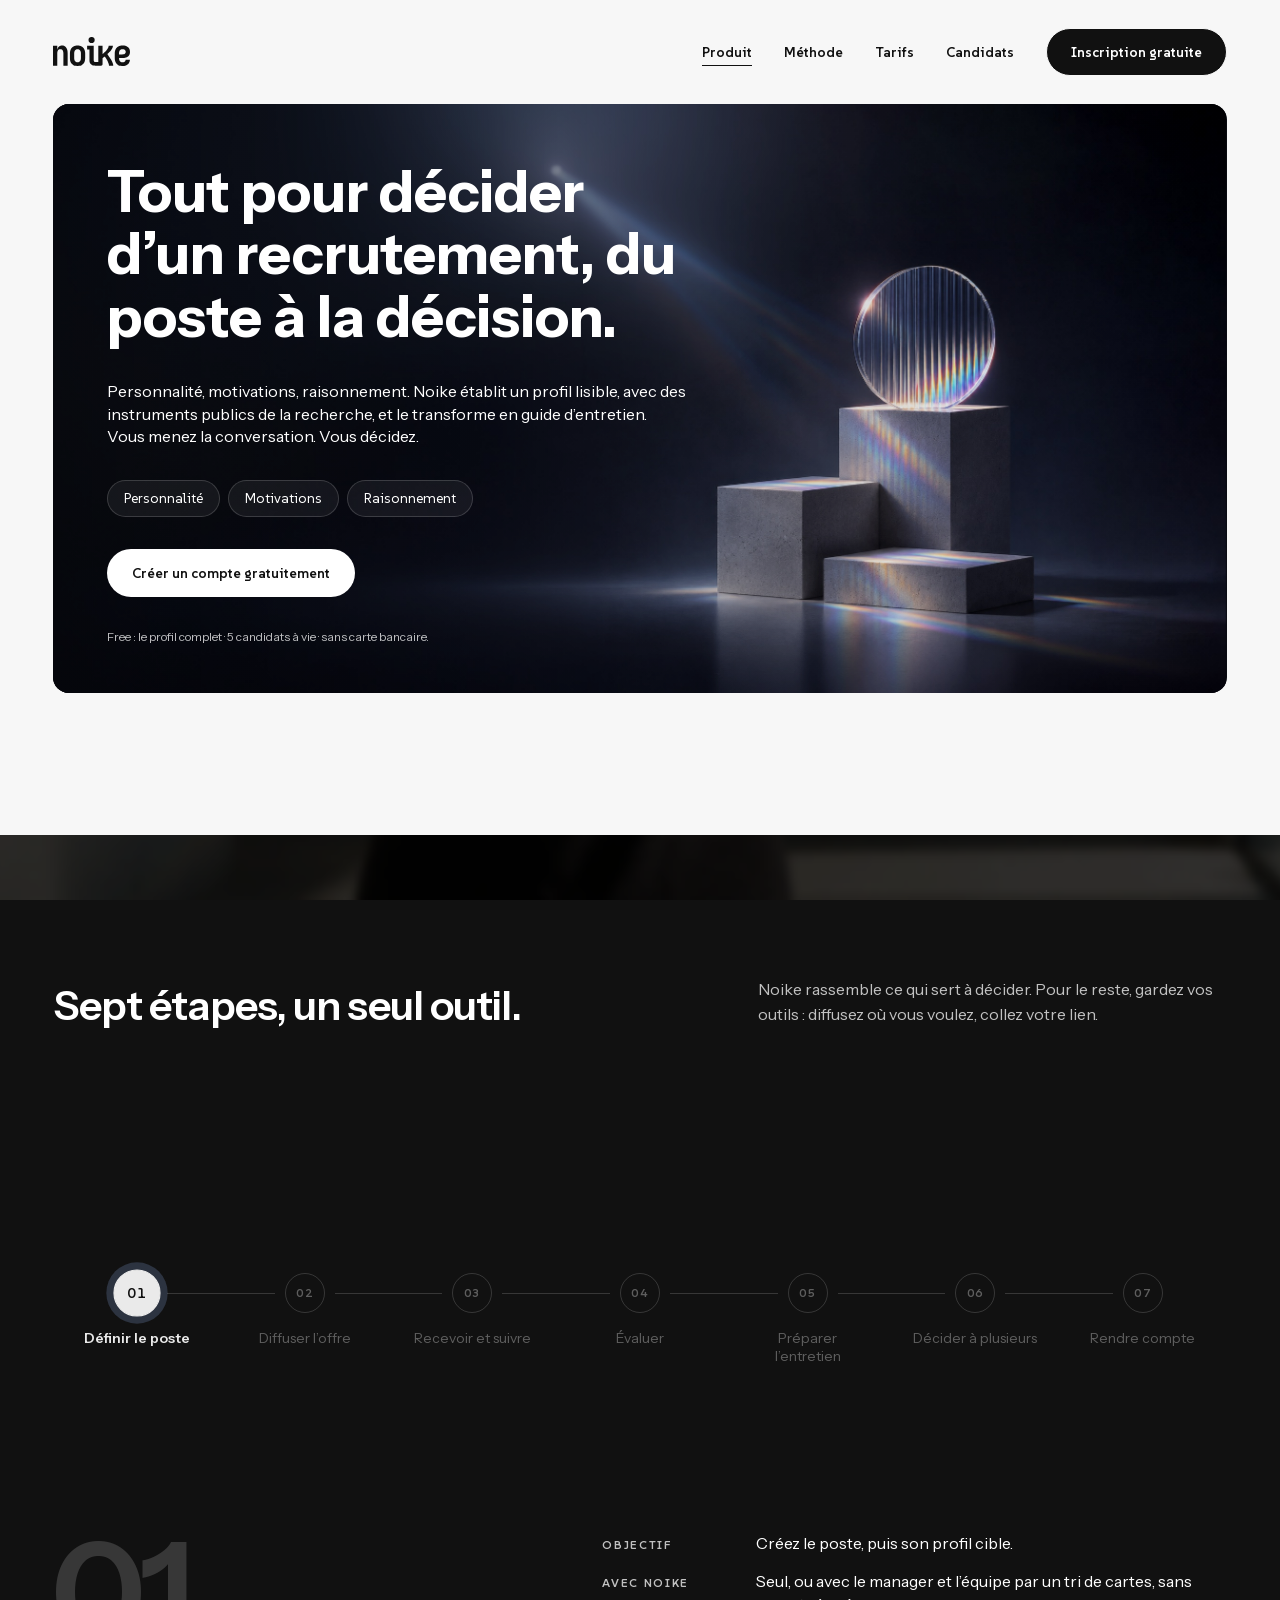
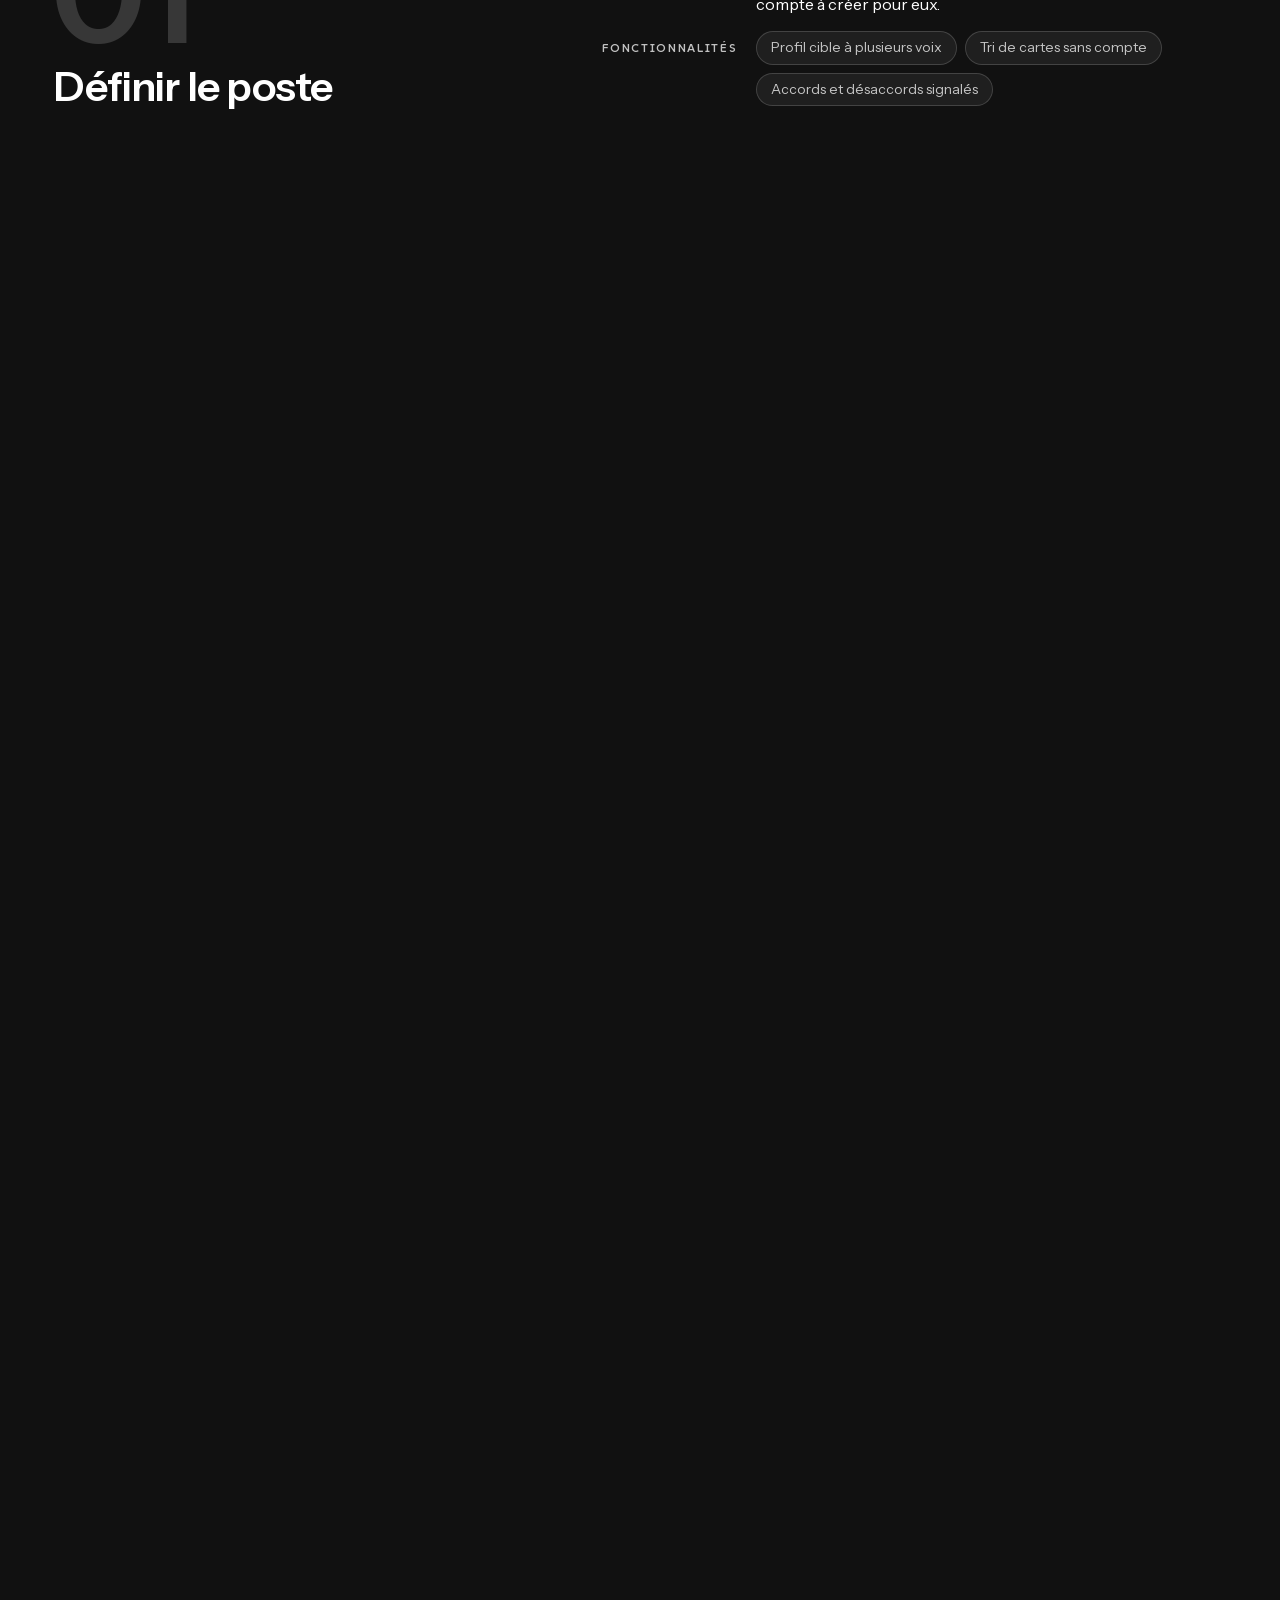
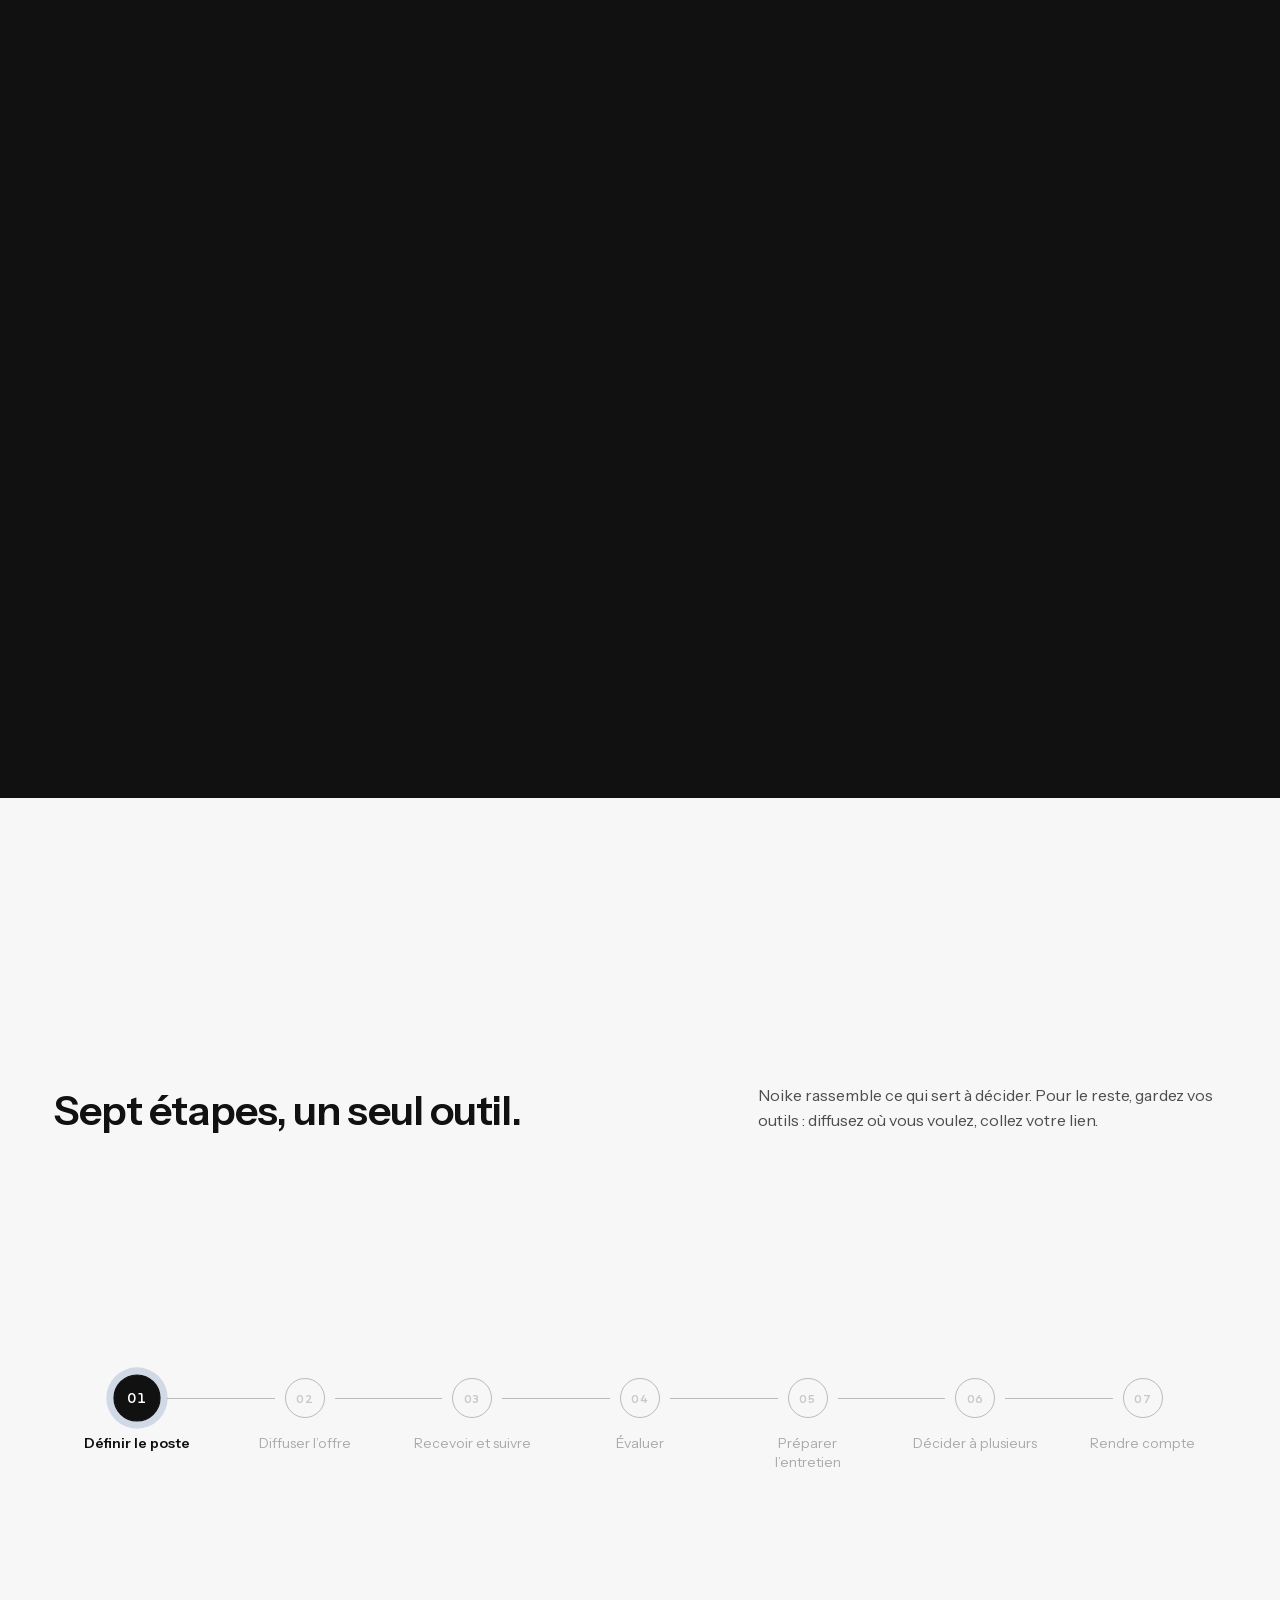
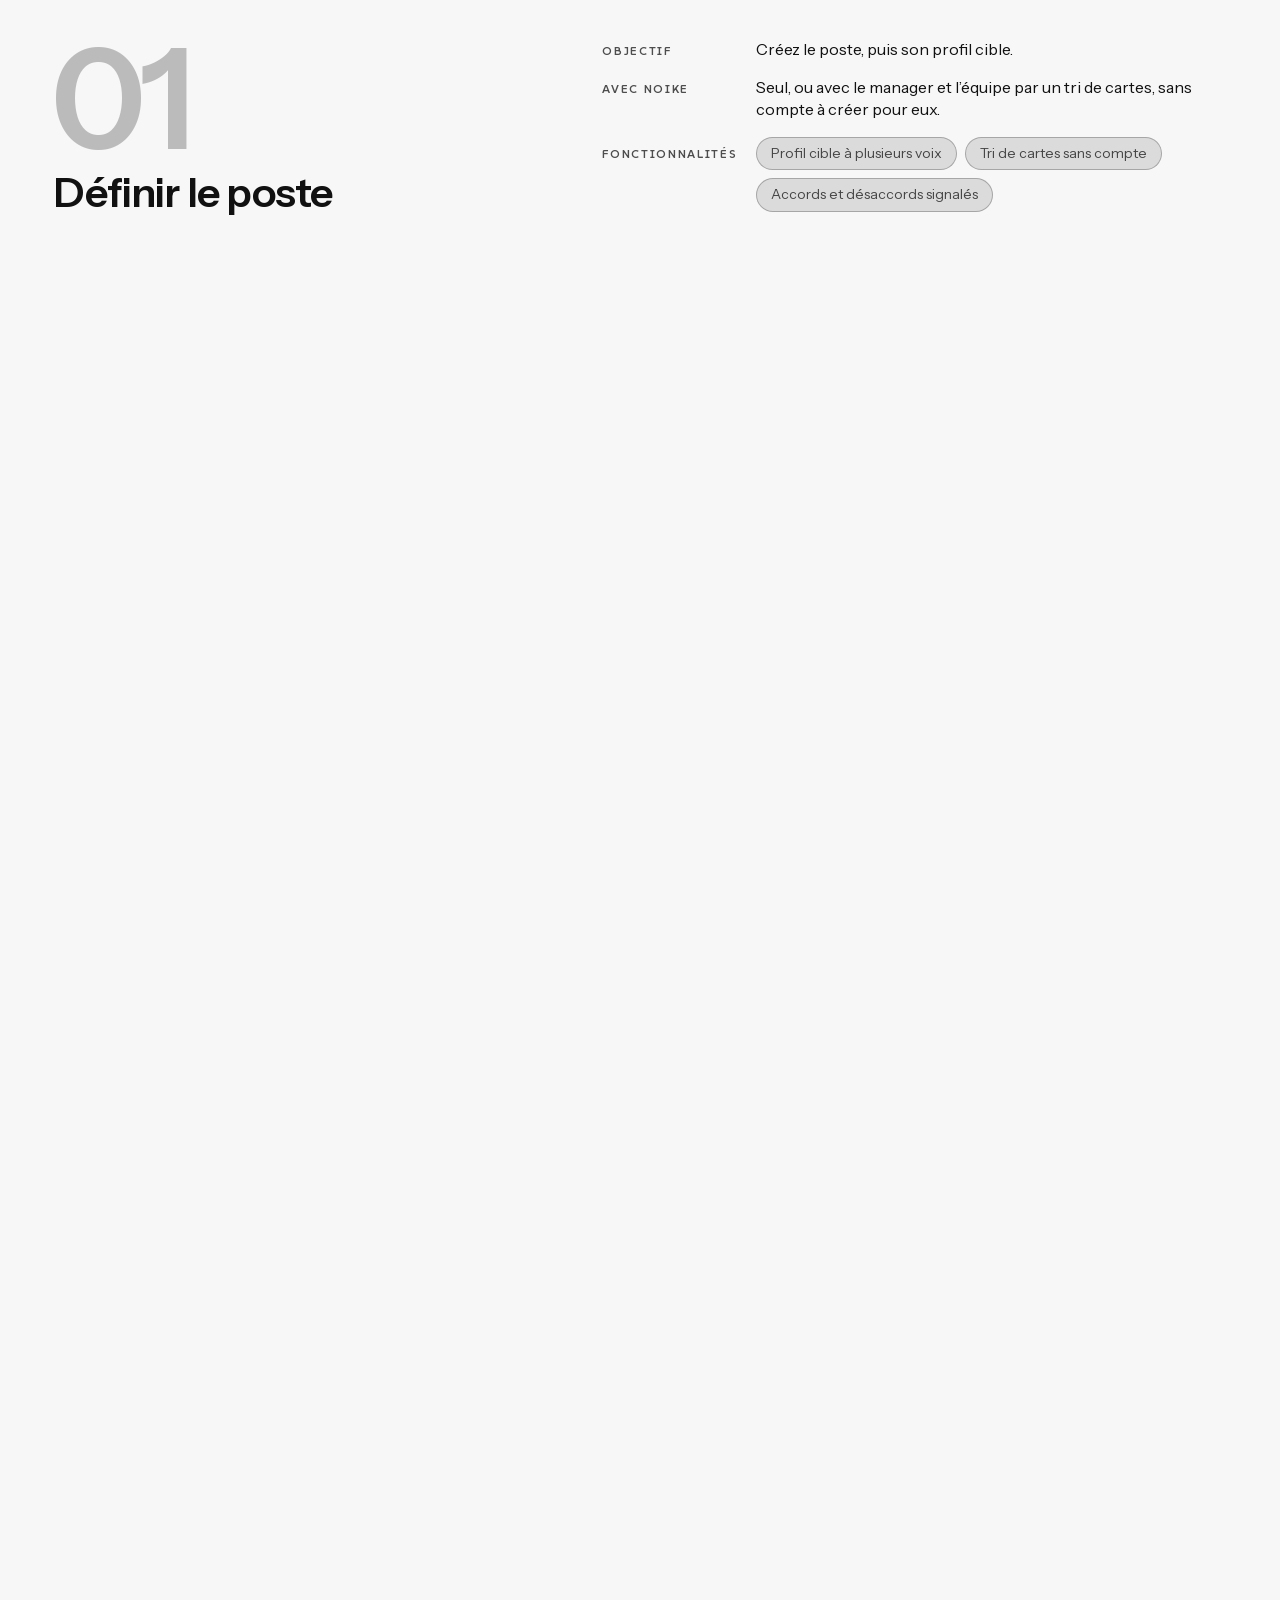
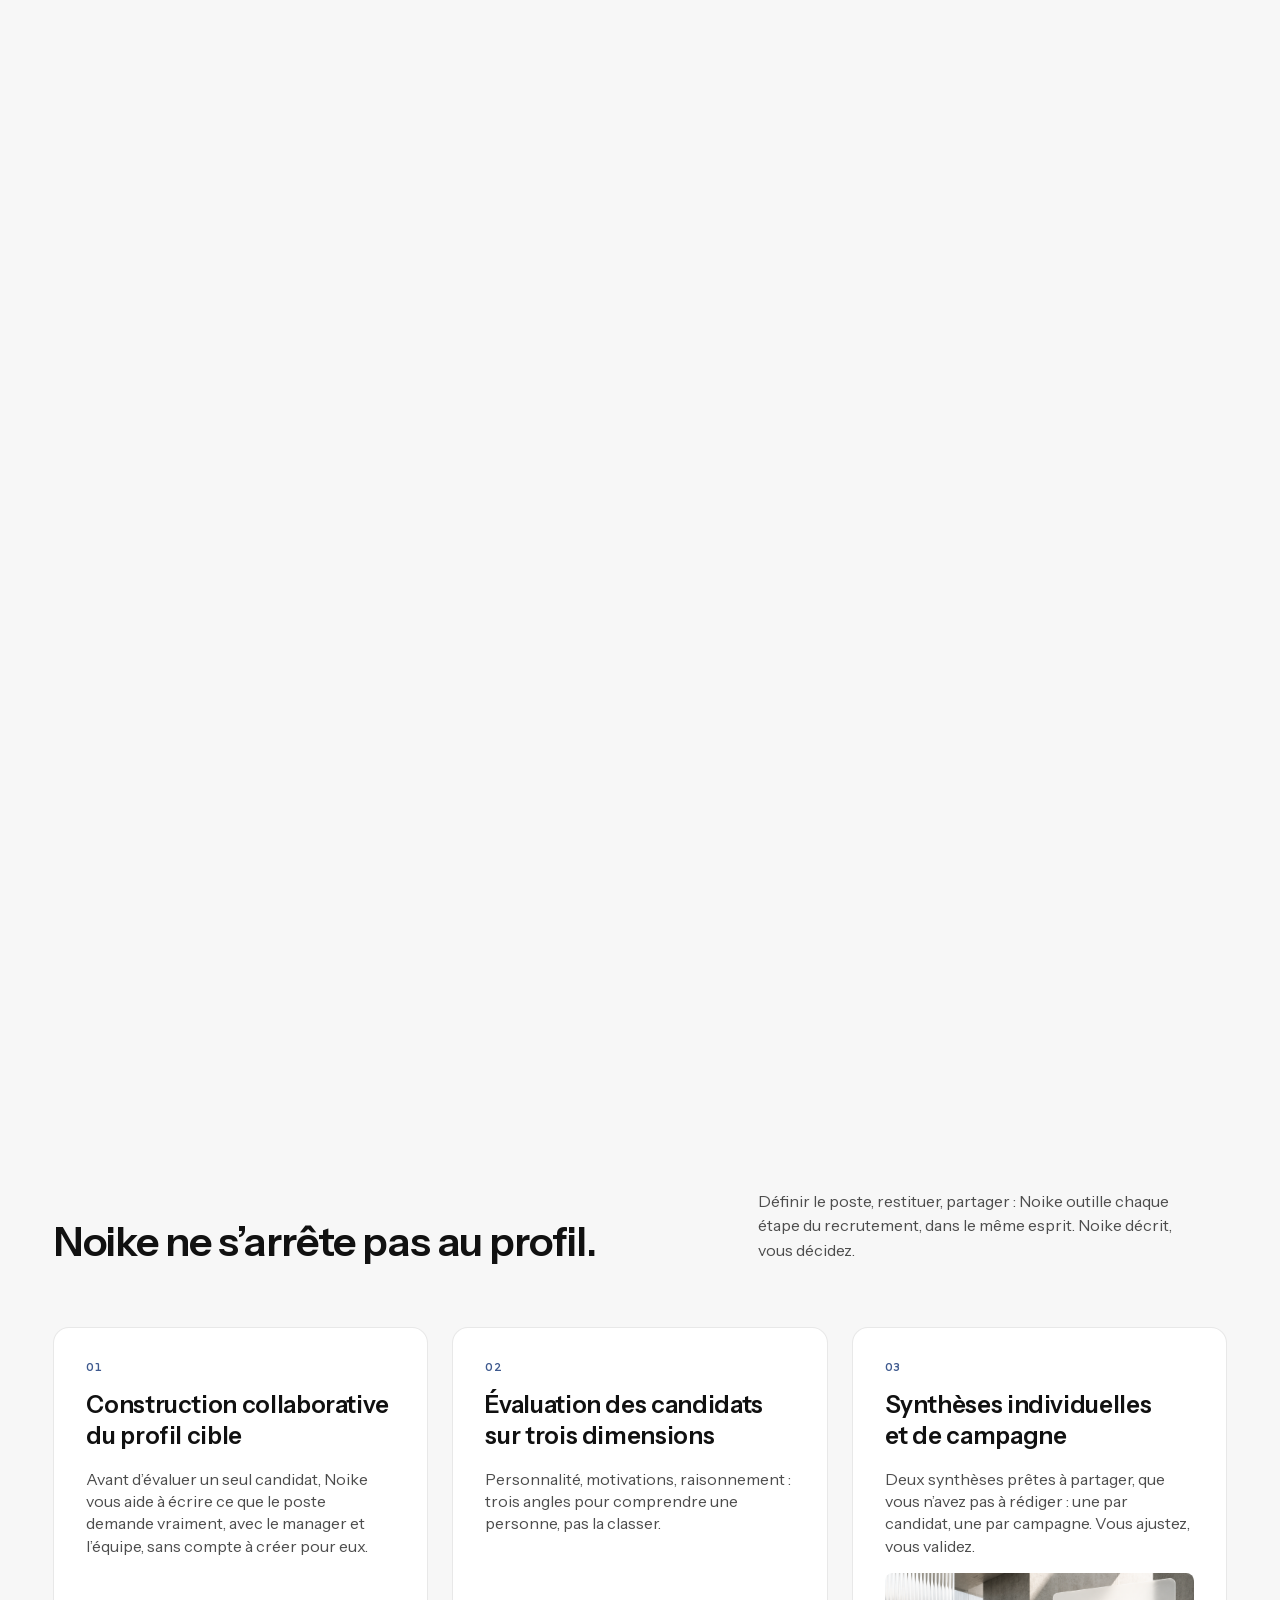
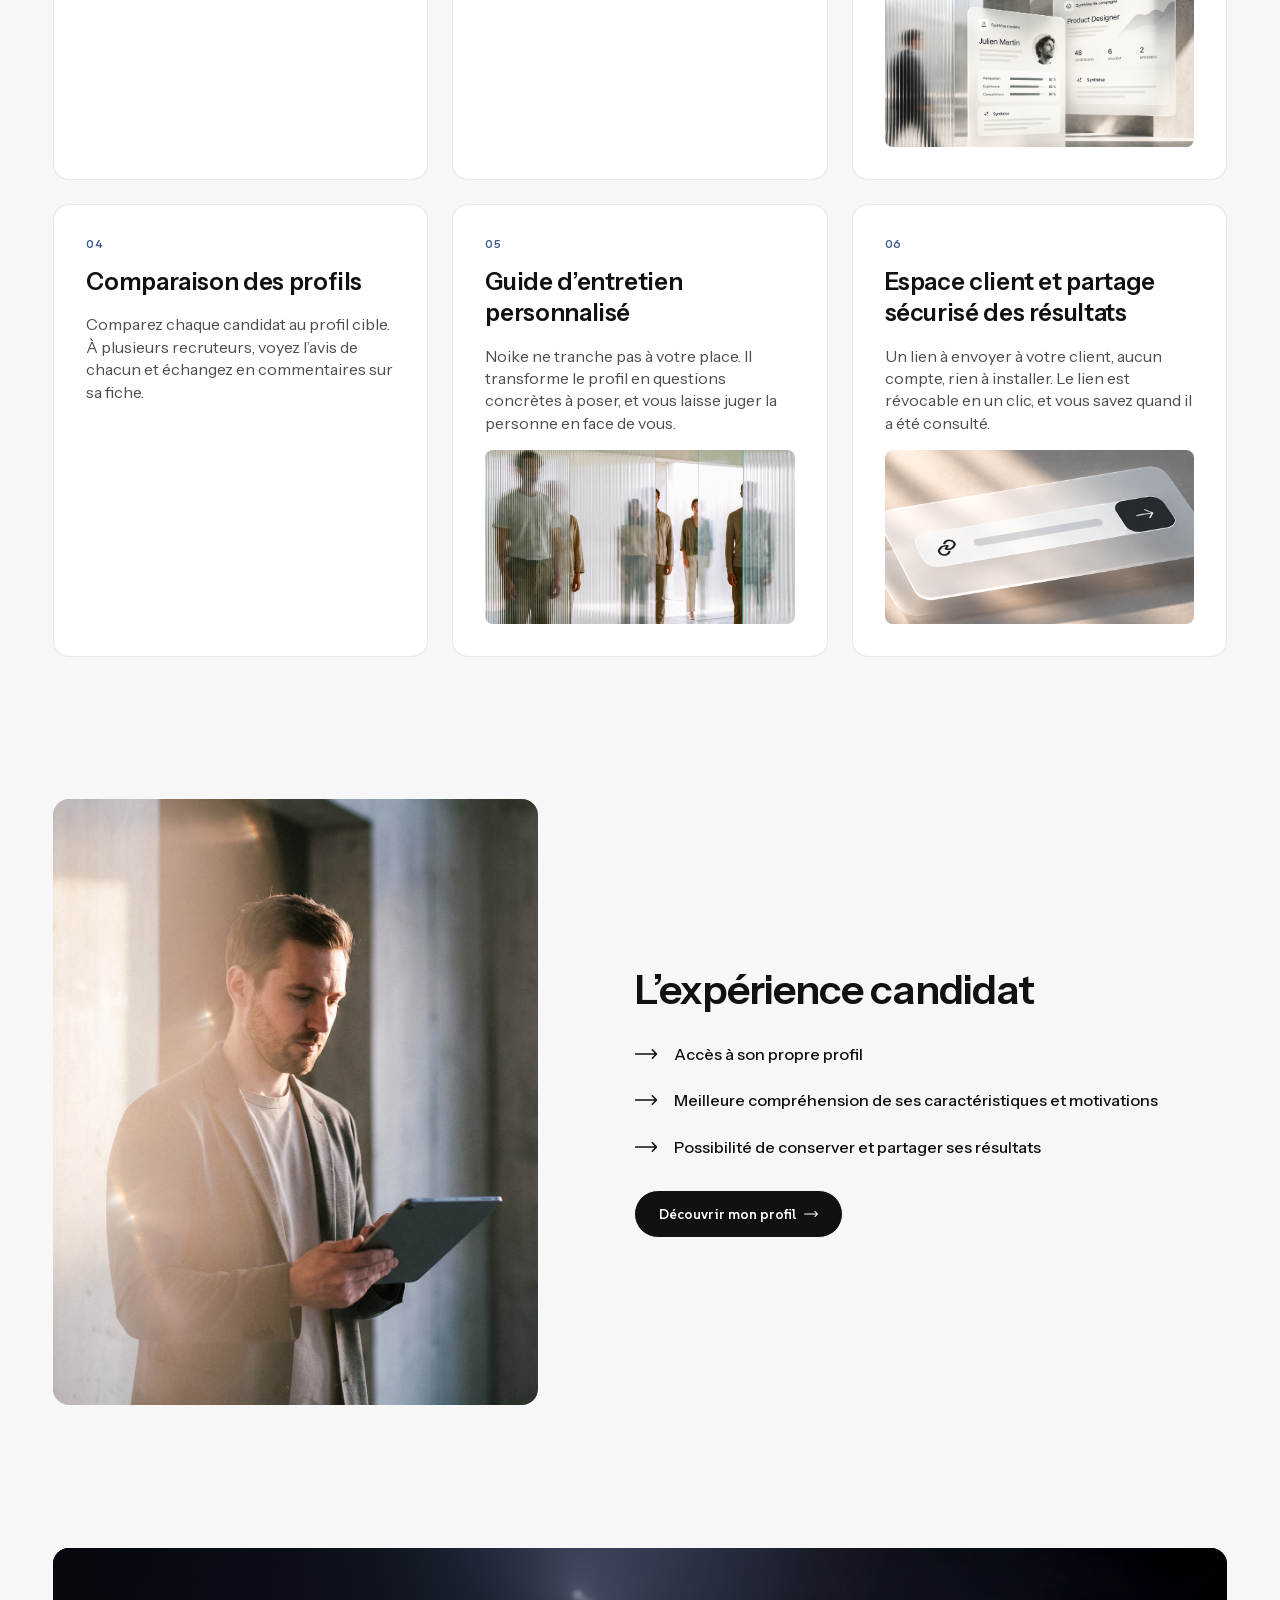
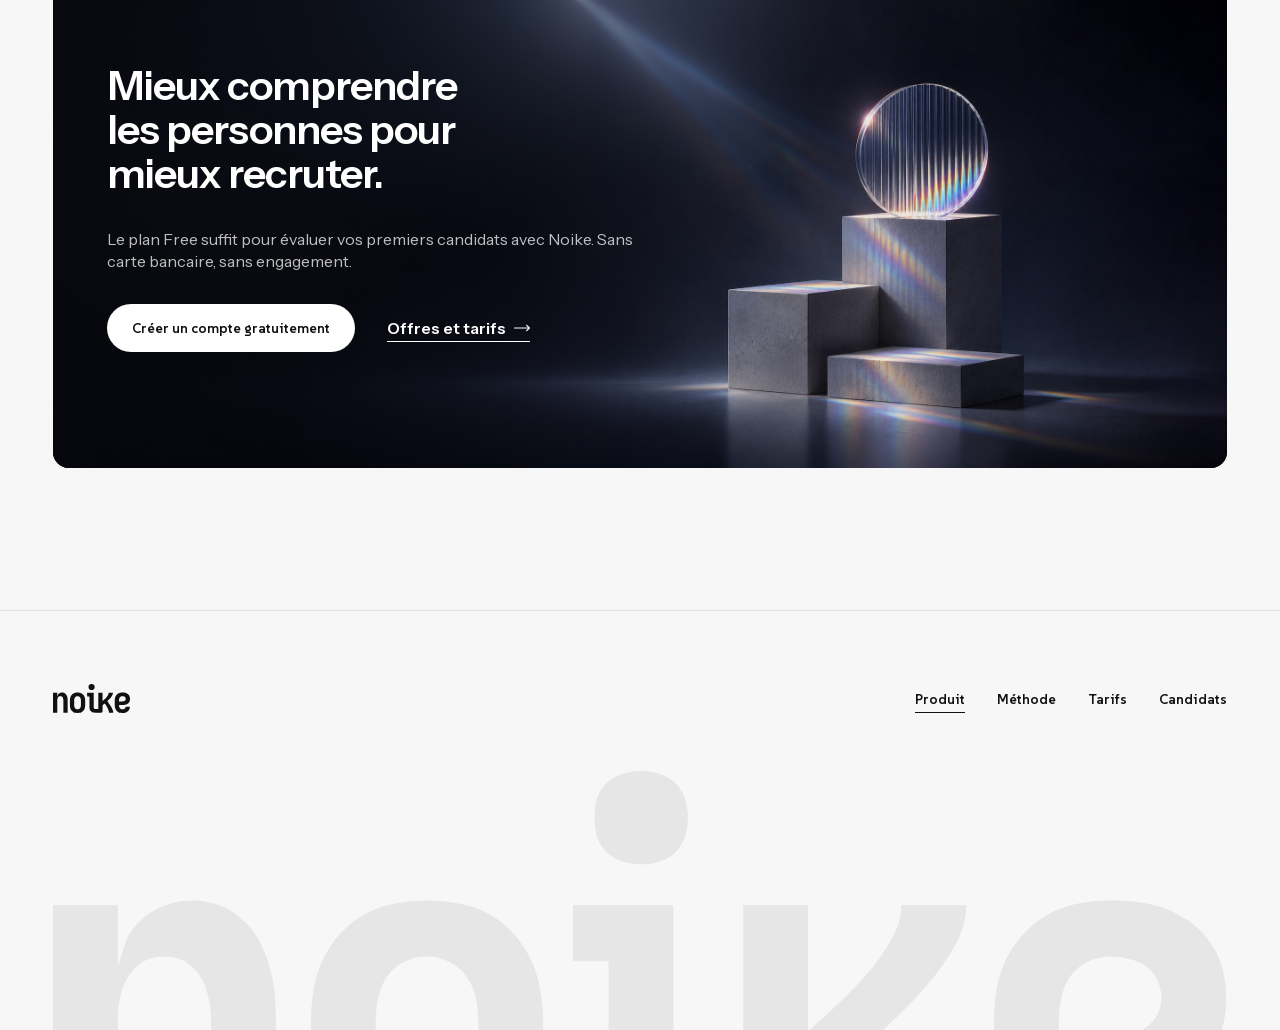
<file: produit.html>
<!doctype html>
<html lang="fr">
<head>
  <meta charset="utf-8">
  <meta name="viewport" content="width=device-width, initial-scale=1">
  <title>Produit — Noike</title>
  <meta name="description" content="Tout pour décider d'un recrutement, du poste à la décision : sept étapes, un seul outil.">
  <meta name="theme-color" content="#f7f7f7">
  <script>
    if (!window.matchMedia("(prefers-reduced-motion: reduce)").matches) {
      document.documentElement.classList.add("js-anim");
    }
  </script>
  <link rel="preload" href="assets/fonts/instrument-sans-latin.woff2" as="font" type="font/woff2" crossorigin>
  <link rel="preload" href="assets/fonts/suse-latin.woff2" as="font" type="font/woff2" crossorigin>
  <link rel="stylesheet" href="css/tokens.css?v=6">
  <link rel="stylesheet" href="css/base.css">
  <link rel="stylesheet" href="css/components.css">
  <link rel="stylesheet" href="css/sections.css">
  <link rel="stylesheet" href="css/guide.css?v=4">
  <link rel="stylesheet" href="css/page.css?v=72">
  <link rel="stylesheet" href="css/produit.css?v=47">
</head>
<body>
<svg xmlns="http://www.w3.org/2000/svg" style="display:none" aria-hidden="true">
<symbol id="close24" viewBox="0 0 24 24"><g>
<path d="M16.4697 6.46973C16.7626 6.17683 17.2374 6.17683 17.5303 6.46973C17.8232 6.76262 17.8232 7.23738 17.5303 7.53027L13.0605 12L17.5303 16.4697L17.582 16.5264C17.8223 16.8209 17.8049 17.2557 17.5303 17.5303C17.2557 17.8049 16.8209 17.8223 16.5264 17.582L16.4697 17.5303L12 13.0605L7.53027 17.5303C7.23738 17.8232 6.76262 17.8232 6.46973 17.5303C6.17683 17.2374 6.17683 16.7626 6.46973 16.4697L10.9395 12L6.46973 7.53027L6.41797 7.47363C6.17766 7.17905 6.19512 6.74433 6.46973 6.46973C6.74433 6.19512 7.17905 6.17766 7.47363 6.41797L7.53027 6.46973L12 10.9395L16.4697 6.46973Z" fill="currentColor"/>
</g></symbol>
<symbol id="seencheck24" viewBox="0 0 24 24"><g>
<g>
<path d="M14.5576 9.38768C14.8578 9.08743 15.3451 9.08774 15.6455 9.38768C15.9459 9.68808 15.9459 10.1752 15.6455 10.4756L11.5097 14.6123C11.2094 14.9123 10.7222 14.9123 10.4219 14.6123L8.35448 12.5439C8.05408 12.2435 8.05408 11.7564 8.35448 11.456C8.6549 11.156 9.14208 11.1558 9.44237 11.456L10.9658 12.9795L14.5576 9.38768Z" fill="currentColor"/>
<path d="M9.20701 3.0283C10.8164 1.65719 13.1836 1.6572 14.793 3.0283C15.2362 3.40598 15.7877 3.63521 16.3681 3.68162C18.476 3.84993 20.15 5.52394 20.3183 7.63182C20.3648 8.21226 20.594 8.76381 20.9717 9.20701C22.3428 10.8164 22.3428 13.1835 20.9717 14.793C20.594 15.2362 20.3648 15.7877 20.3183 16.3681C20.15 18.476 18.476 20.15 16.3681 20.3183C15.7877 20.3648 15.2362 20.594 14.793 20.9717C13.1835 22.3428 10.8164 22.3428 9.20701 20.9717C8.76381 20.594 8.21226 20.3648 7.63182 20.3183C5.52394 20.15 3.84993 18.476 3.68162 16.3681C3.63521 15.7877 3.40598 15.2362 3.0283 14.793C1.6572 13.1836 1.65719 10.8164 3.0283 9.20701C3.40598 8.7638 3.63521 8.21226 3.68162 7.63182C3.84994 5.52395 5.52395 3.84994 7.63182 3.68162C8.21226 3.63521 8.7638 3.40598 9.20701 3.0283ZM13.7959 4.1992C12.7614 3.31776 11.2386 3.31775 10.2041 4.1992C9.51445 4.78684 8.65706 5.14269 7.75389 5.21483C6.39919 5.32309 5.32309 6.39919 5.21483 7.75389C5.14269 8.65706 4.78684 9.51445 4.1992 10.2041C3.31775 11.2386 3.31776 12.7614 4.1992 13.7959C4.78684 14.4855 5.14269 15.3429 5.21483 16.2461C5.32308 17.6008 6.39918 18.6769 7.75389 18.7851C8.65706 18.8573 9.51445 19.2131 10.2041 19.8008C11.2386 20.6822 12.7614 20.6822 13.7959 19.8008C14.4855 19.2131 15.3429 18.8573 16.2461 18.7851C17.6008 18.6769 18.6769 17.6008 18.7851 16.2461C18.8573 15.3429 19.2131 14.4855 19.8008 13.7959C20.6822 12.7614 20.6822 11.2386 19.8008 10.2041C19.2131 9.51445 18.8573 8.65706 18.7851 7.75389C18.6769 6.39918 17.6008 5.32308 16.2461 5.21483C15.3429 5.14269 14.4855 4.78684 13.7959 4.1992Z" fill-rule="evenodd" clip-rule="evenodd" fill="currentColor"/>
</g>
</g></symbol>
<symbol id="logo" viewBox="0 0 76.8401 28.97"><g>
<path fill-rule="evenodd" clip-rule="evenodd" d="M24.4987 8.48455C25.1866 8.48456 25.8747 8.54844 26.5626 8.67584C27.2759 8.80322 27.9383 9.03239 28.5496 9.36352C29.1612 9.69475 29.6964 10.1282 30.155 10.6633C30.6391 11.1729 31.0215 11.746 31.3018 12.383C31.6075 12.9945 31.811 13.657 31.913 14.3705C32.0404 15.0584 32.1042 15.7465 32.1042 16.4344V21.0206C32.1042 21.7085 32.0404 22.4094 31.913 23.1228C31.811 23.8106 31.6074 24.473 31.3018 25.1098C31.0215 25.7213 30.6391 26.2949 30.155 26.83C29.6964 27.3395 29.1611 27.7598 28.5496 28.091C27.9382 28.4222 27.276 28.6518 26.5626 28.7792C25.8747 28.9066 25.1866 28.97 24.4987 28.97C23.8107 28.97 23.1098 28.9066 22.3964 28.7792C21.7085 28.6518 21.0587 28.4222 20.4472 28.091C19.8358 27.7598 19.2881 27.3395 18.804 26.83C18.3454 26.2949 17.963 25.7213 17.6573 25.1098C17.3771 24.473 17.1735 23.8106 17.0461 23.1228C16.9442 22.4094 16.8931 21.7085 16.8931 21.0206V16.4344C16.8931 15.7465 16.9442 15.0584 17.0461 14.3705C17.1735 13.657 17.377 12.9945 17.6573 12.383C17.963 11.746 18.3454 11.1729 18.804 10.6633C19.2881 10.1283 19.8357 9.69475 20.4472 9.36352C21.0586 9.03232 21.7085 8.80324 22.3964 8.67584C23.1098 8.54844 23.8107 8.48455 24.4987 8.48455ZM24.4987 12.1539C23.9891 12.1539 23.4922 12.2684 23.008 12.4978C22.5494 12.7271 22.167 13.0584 21.8613 13.4915C21.5811 13.9246 21.3903 14.3961 21.2884 14.9056C21.1865 15.4152 21.1353 15.9249 21.1353 16.4344V21.0206C21.1353 21.5302 21.1864 22.0398 21.2884 22.5494C21.3903 23.059 21.581 23.5304 21.8613 23.9635C22.167 24.3967 22.5494 24.7279 23.008 24.9573C23.4922 25.1866 23.9891 25.3011 24.4987 25.3011C25.0082 25.3011 25.4924 25.1866 25.951 24.9573C26.4351 24.7279 26.8175 24.3967 27.0978 23.9635C27.4035 23.5304 27.607 23.059 27.7089 22.5494C27.8109 22.0398 27.862 21.5302 27.862 21.0206V16.4344C27.862 15.9249 27.8108 15.4152 27.7089 14.9056C27.607 14.3961 27.4034 13.9246 27.0978 13.4915C26.8175 13.0584 26.4351 12.7271 25.951 12.4978C25.4924 12.2684 25.0082 12.1539 24.4987 12.1539Z" fill="currentColor"/>
<path fill-rule="evenodd" clip-rule="evenodd" d="M69.2345 8.48455C69.8715 8.48455 70.4958 8.52289 71.1073 8.59932C71.7442 8.67576 72.3557 8.82864 72.9417 9.05794C73.5277 9.28725 74.0757 9.59297 74.5853 9.97516C75.0949 10.3573 75.5152 10.8032 75.8464 11.3127C76.2031 11.8223 76.4582 12.3959 76.6111 13.0329C76.7639 13.6443 76.8401 14.2559 76.8401 14.8673C76.8401 15.5043 76.7639 16.1286 76.6111 16.74C76.4582 17.3515 76.1903 17.9119 75.8081 18.4215C75.4514 18.9056 75.0056 19.3263 74.4706 19.683C73.961 20.0397 73.4129 20.3199 72.8269 20.5237C72.241 20.7275 71.6294 20.8676 70.9925 20.9441C70.381 21.0205 69.7695 21.0588 69.158 21.0588H65.9095C65.9095 21.5684 65.9606 22.0781 66.0625 22.5877C66.1644 23.0972 66.3552 23.5687 66.6354 24.0018C66.9157 24.4095 67.2853 24.7279 67.7439 24.9573C68.228 25.1866 68.725 25.3011 69.2345 25.3011C69.6167 25.3011 69.9991 25.2628 70.3813 25.1863C70.7634 25.1099 71.1072 24.9697 71.4128 24.766C71.7441 24.5367 71.9991 24.2437 72.1775 23.887C72.3813 23.5303 72.4959 23.1607 72.5213 22.7785H76.7636C76.7636 23.39 76.6746 23.9891 76.4963 24.5752C76.3179 25.1611 76.05 25.7088 75.6934 26.2183C75.3367 26.7279 74.9036 27.161 74.394 27.5177C73.91 27.8743 73.3751 28.1678 72.7891 28.3971C72.2286 28.6264 71.6422 28.7793 71.0307 28.8557C70.4448 28.9321 69.846 28.97 69.2345 28.97C68.5211 28.97 67.8202 28.9066 67.1323 28.7792C66.4444 28.6518 65.7945 28.4222 65.1831 28.091C64.5717 27.7598 64.024 27.3395 63.5399 26.83C63.0813 26.2949 62.6989 25.709 62.3932 25.072C62.1129 24.4351 61.9094 23.7724 61.782 23.0846C61.6801 22.3966 61.629 21.7085 61.629 21.0206V16.4344C61.629 15.7465 61.6801 15.0584 61.782 14.3705C61.9094 13.657 62.1129 12.9945 62.3932 12.383C62.6989 11.746 63.0941 11.1729 63.5782 10.6633C64.0623 10.1283 64.6099 9.69475 65.2213 9.36352C65.8328 9.03231 66.4827 8.80324 67.1706 8.67584C67.8585 8.54844 68.5466 8.48455 69.2345 8.48455ZM69.2728 12.1539C68.7377 12.1539 68.228 12.2684 67.7439 12.4978C67.2853 12.7271 66.9029 13.0584 66.5972 13.4915C66.317 13.9246 66.1262 14.3961 66.0243 14.9056C65.9224 15.4152 65.8712 15.9249 65.8712 16.4344V17.3899H69.158C69.5657 17.3899 69.9609 17.3644 70.3431 17.3134C70.7506 17.237 71.1199 17.0968 71.4511 16.8931C71.8078 16.6637 72.0884 16.3703 72.2923 16.0136C72.496 15.657 72.5978 15.2749 72.5979 14.8673C72.5979 14.4597 72.5084 14.0645 72.3301 13.6823C72.1517 13.3002 71.897 12.9944 71.5659 12.7651C71.2347 12.5358 70.865 12.3829 70.4574 12.3065C70.0498 12.2046 69.6549 12.1539 69.2728 12.1539Z" fill="currentColor"/>
<path d="M9.13445 8.48455C9.74591 8.48455 10.3319 8.5868 10.8924 8.79061C11.4784 8.99444 11.9881 9.31294 12.4212 9.74609C12.8799 10.1538 13.2495 10.6251 13.5298 11.1602C13.81 11.6952 14.0268 12.2556 14.1796 12.8416C14.358 13.4276 14.4725 14.0263 14.5235 14.6378C14.5744 15.2238 14.6 15.8229 14.6 16.4344V28.6644H10.3577V16.4344C10.3577 16.1033 10.3322 15.7719 10.2812 15.4407C10.2557 15.1095 10.1918 14.791 10.0899 14.4852C10.0135 14.1541 9.88614 13.8482 9.70783 13.568C9.55495 13.2877 9.35099 13.0327 9.09619 12.8033C8.8669 12.5741 8.58667 12.4084 8.25548 12.3065C7.94974 12.2046 7.63122 12.1539 7.3 12.1539C6.96877 12.1539 6.63749 12.2046 6.30626 12.3065C6.00055 12.4084 5.72032 12.5741 5.46555 12.8033C5.23624 13.0327 5.03227 13.2877 4.85392 13.568C4.70108 13.8482 4.57372 14.1541 4.47182 14.4852C4.39539 14.7909 4.33149 15.1095 4.28053 15.4407C4.25506 15.7719 4.24228 16.1033 4.24228 16.4344V28.6644H0V8.79061H4.24228V12.8033C4.44609 12.2938 4.68846 11.2239 4.96869 10.7398C5.27444 10.2557 5.63126 9.84778 6.03894 9.51655C6.47205 9.15989 6.95627 8.90521 7.49128 8.75235C8.02629 8.57403 8.57397 8.48456 9.13445 8.48455Z" fill="currentColor"/>
<path d="M49.4559 17.0456C49.9145 16.6379 50.348 16.2433 50.7557 15.8611C51.1888 15.4789 51.6091 15.0837 52.0168 14.676C52.4499 14.243 52.8574 13.8098 53.2396 13.3767C53.6218 12.9436 53.9786 12.485 54.3098 12.0009C54.6411 11.5168 54.934 11.0071 55.1888 10.472C55.4436 9.93702 55.5713 9.37657 55.5714 8.79061H59.8136C59.8136 9.35109 59.7114 9.91154 59.5076 10.472C59.3038 11.0071 59.0491 11.5168 58.7434 12.0009C58.4376 12.485 58.1064 12.9564 57.7497 13.415C57.3929 13.8481 57.0233 14.2812 56.6411 14.7143C56.259 15.122 55.8643 15.5299 55.4566 15.9376C55.0489 16.3198 54.641 16.7017 54.2333 17.0839C54.6664 17.6699 55.0872 18.2686 55.4948 18.8801C55.928 19.4661 56.3482 20.0652 56.7559 20.6767C57.1636 21.2882 57.546 21.9125 57.9027 22.5494C58.2848 23.1609 58.6289 23.798 58.9347 24.4604C59.2404 25.1228 59.5078 25.8106 59.7371 26.5239C59.9919 27.2119 60.1192 27.9255 60.1192 28.6644H55.8769C55.8769 28.0784 55.7875 27.518 55.6092 26.983C55.4563 26.4225 55.2655 25.8744 55.0362 25.3394C54.8069 24.8043 54.5646 24.2946 54.3098 23.8105C54.055 23.3009 53.7749 22.804 53.4691 22.3199C53.1889 21.8103 52.8959 21.3134 52.5901 20.8293C52.2844 20.3452 51.9659 19.861 51.6347 19.3769C51.278 19.6827 50.9211 19.9889 50.5644 20.2946C50.2077 20.6003 49.8381 20.9061 49.4559 21.2119V27.2312C49.4559 28.0227 48.8142 28.6644 48.0227 28.6644H42.2324C41.7228 28.6644 41.2132 28.6261 40.7036 28.5496C40.194 28.4732 39.7098 28.3331 39.2512 28.1293C38.7926 27.9 38.3595 27.6198 37.9519 27.2886C37.5697 26.9319 37.2512 26.5367 36.9964 26.1036C36.7671 25.645 36.6015 25.1608 36.4995 24.6512C36.4231 24.1417 36.3848 23.6323 36.3848 23.1228V12.4595H34.0535V8.79061H40.6271V23.1228C40.6271 23.352 40.6526 23.5813 40.7036 23.8105C40.7545 24.0398 40.8563 24.2566 41.0091 24.4604C41.162 24.6387 41.3405 24.7788 41.5443 24.8807C41.7736 24.9572 42.0031 24.9955 42.2324 24.9955H45.2136V8.78561H49.4559V17.0456Z" fill="currentColor"/>
<path d="M38.5253 0C38.9329 1.89808e-05 39.3405 0.0639044 39.7481 0.191283C40.1557 0.318675 40.4998 0.522213 40.7801 0.802454C41.0603 1.08272 41.2643 1.42678 41.3917 1.83445C41.5191 2.24212 41.5825 2.65005 41.5825 3.05772C41.5825 3.46531 41.5191 3.87295 41.3917 4.28053C41.2643 4.6882 41.0604 5.03225 40.7801 5.31253C40.4998 5.5928 40.1558 5.79677 39.7481 5.92417C39.3405 6.05153 38.9329 6.11496 38.5253 6.11498C38.1176 6.11498 37.7097 6.05156 37.302 5.92417C36.8943 5.79677 36.5375 5.5928 36.2317 5.31253C35.9515 5.03227 35.748 4.68816 35.6206 4.28053C35.5187 3.87292 35.4676 3.46533 35.4675 3.05772C35.4675 2.65005 35.5187 2.24212 35.6206 1.83445C35.748 1.42683 35.9515 1.0827 36.2317 0.802454C36.5375 0.52221 36.8944 0.318684 37.302 0.191283C37.7097 0.0638854 38.1176 0 38.5253 0Z" fill="currentColor"/>
</g></symbol>
<symbol id="close" viewBox="0 0 11.5002 11.5002"><path d="M10.2198 0.219844C10.5127 -0.0730497 10.9875 -0.0730497 11.2804 0.219844C11.5733 0.512737 11.5733 0.987497 11.2804 1.28039L6.81066 5.75012L11.2804 10.2198L11.3321 10.2765C11.5725 10.5711 11.555 11.0058 11.2804 11.2804C11.0058 11.555 10.5711 11.5725 10.2765 11.3321L10.2198 11.2804L5.75012 6.81066L1.28039 11.2804C0.987497 11.5733 0.512737 11.5733 0.219844 11.2804C-0.0730497 10.9875 -0.0730497 10.5127 0.219844 10.2198L4.68957 5.75012L0.219844 1.28039L0.168086 1.22375C-0.0722232 0.929168 -0.0547602 0.494447 0.219844 0.219844C0.494447 -0.0547602 0.929168 -0.0722232 1.22375 0.168086L1.28039 0.219844L5.75012 4.68957L10.2198 0.219844Z" fill="currentColor"/></symbol>
<symbol id="arrow" viewBox="0 0 21.5 9.49983"><g transform="translate(21.5 0) scale(-1 1)"><path d="M4.21973 0.21967C4.51262 -0.0732232 4.98738 -0.0732233 5.28027 0.21967C5.57311 0.512567 5.57315 0.987342 5.28027 1.28022L2.56055 3.99994H20.75C21.1642 3.99994 21.5 4.33573 21.5 4.74994C21.4999 5.1641 21.1642 5.49994 20.75 5.49994H2.56055L5.28027 8.21967C5.57311 8.51257 5.57315 8.98734 5.28027 9.28022C4.98739 9.57303 4.5126 9.57304 4.21973 9.28022L0.219727 5.28022C0.187725 5.24822 0.159774 5.21355 0.134766 5.17768C0.10404 5.13358 0.0774343 5.08639 0.0566406 5.03608C0.0359035 4.9858 0.0210549 4.93369 0.0117188 4.8808C0.00422834 4.83829 6.86267e-06 4.7946 0 4.74994C0 4.70466 0.00402909 4.6602 0.0117188 4.61713C0.0208109 4.5663 0.0350561 4.51616 0.0546875 4.46772L0.0585938 4.45795C0.0793663 4.4088 0.105452 4.36241 0.135742 4.31928C0.145973 4.30472 0.156581 4.29027 0.167969 4.27631L0.219727 4.21967L4.21973 0.21967Z" fill="currentColor"/></g></symbol>
<symbol id="check" viewBox="0 0 11 11"><g>
<path d="M8.47335 2.73797C8.8224 2.42051 9.38881 2.42084 9.73808 2.73797C10.0873 3.05559 10.0873 3.57061 9.73808 3.88823L4.93008 8.26208C4.58092 8.57929 4.01449 8.57933 3.66535 8.26208L1.26192 6.07515C0.912693 5.75753 0.912693 5.24252 1.26192 4.9249C1.61118 4.60765 2.17755 4.6074 2.52665 4.9249L4.29772 6.53567L8.47335 2.73797Z" fill="currentColor"/>
</g></symbol>
</svg>


<a class="skip-link" href="#contenu">Aller au contenu</a>

<header class="site-header">
  <div class="container site-header__bar">
    <a class="logo" href="index.html" aria-label="Noike — accueil"><svg viewBox="0 0 76.8401 28.97" aria-hidden="true"><use href="#logo"/></svg></a>
    <button class="nav-toggle" type="button" aria-expanded="false" aria-controls="menu">Menu</button>
    <nav class="nav" id="menu" aria-label="Navigation principale">
      <ul class="nav__list">
        <li><a class="nav__link" href="produit.html" aria-current="page">Produit</a></li>
        <li><a class="nav__link" href="#">Méthode</a></li>
        <li><a class="nav__link" href="index.html#tarifs">Tarifs</a></li>
        <li><a class="nav__link" href="#">Candidats</a></li>
      </ul>
      <a class="btn btn--primary" href="#">Inscription gratuite</a>
    </nav>
  </div>
</header>


<main id="contenu">

  <!-- 1. Hero produit : visuel cta-podium -->
  <section class="hero" aria-labelledby="t-hero">
    <div class="container">
      <div class="hero__card on-dark">
        <img class="hero__img" src="assets/img/cta-podium.jpg" alt="" width="2640" height="1237" fetchpriority="high">
        <div class="hero__content">
          <h1 class="hero__title" id="t-hero"><span class="w" style="--i:0">Tout</span> <span class="w" style="--i:1">pour</span> <span class="w" style="--i:2">décider</span> <span class="w" style="--i:3">d’un</span> <span class="w" style="--i:4">recrutement,</span> <span class="w" style="--i:5">du</span> <span class="w" style="--i:6">poste</span> <span class="w" style="--i:7">à</span> <span class="w" style="--i:8">la</span> <span class="w" style="--i:9">décision.</span></h1>
          <p class="hero__text">Personnalité, motivations, raisonnement. Noike établit un profil lisible, avec des instruments publics de la recherche, et le transforme en guide d’entretien. Vous menez la conversation. Vous décidez.</p>
          <ul class="hero__dims" aria-label="Les trois dimensions évaluées">
            <li>Personnalité</li><li>Motivations</li><li>Raisonnement</li>
          </ul>
          <div class="hero__actions">
            <a class="btn btn--light" href="#">Créer un compte gratuitement</a>
          </div>
          <p class="hero__note">Free : le profil complet · 5 candidats à vie · sans carte bancaire.</p>
        </div>
      </div>
    </div>
  </section>



  <!-- 2. Les 7 étapes : une seule section épinglée, le contenu se remplace au scroll -->
  <section class="etapes" data-glass-stage aria-labelledby="t-etapes">
    <div class="etapes__bg" aria-hidden="true"></div>
    <img class="etapes__img" src="assets/img/mec-diffuse-prisme.jpg" alt="" width="2640" height="1200">
    <div class="container">
      <div class="dims2__head">
        <h2 class="display" id="t-etapes">Sept étapes, un seul outil.</h2>
        <p class="dims2__lead">Noike rassemble ce qui sert à décider. Pour le reste, gardez vos outils : diffusez où vous voulez, collez votre lien.</p>
      </div>
      <div class="timeline" data-timeline>
        <div class="timeline__stage">
          <nav class="rail" aria-label="Aller à une étape">
            <span class="rail__line" aria-hidden="true"><i class="rail__fill"></i></span>
            <ol class="rail__list">
            <li><button class="rail__btn" type="button" data-go="0" aria-label="Étape 1 : Définir le poste"><span class="rail__dot label" aria-hidden="true">01</span><span class="rail__name" aria-hidden="true">Définir le poste</span></button></li>
            <li><button class="rail__btn" type="button" data-go="1" aria-label="Étape 2 : Diffuser l’offre"><span class="rail__dot label" aria-hidden="true">02</span><span class="rail__name" aria-hidden="true">Diffuser l’offre</span></button></li>
            <li><button class="rail__btn" type="button" data-go="2" aria-label="Étape 3 : Recevoir et suivre"><span class="rail__dot label" aria-hidden="true">03</span><span class="rail__name" aria-hidden="true">Recevoir et suivre</span></button></li>
            <li><button class="rail__btn" type="button" data-go="3" aria-label="Étape 4 : Évaluer"><span class="rail__dot label" aria-hidden="true">04</span><span class="rail__name" aria-hidden="true">Évaluer</span></button></li>
            <li><button class="rail__btn" type="button" data-go="4" aria-label="Étape 5 : Préparer l’entretien"><span class="rail__dot label" aria-hidden="true">05</span><span class="rail__name" aria-hidden="true">Préparer l’entretien</span></button></li>
            <li><button class="rail__btn" type="button" data-go="5" aria-label="Étape 6 : Décider à plusieurs"><span class="rail__dot label" aria-hidden="true">06</span><span class="rail__name" aria-hidden="true">Décider à plusieurs</span></button></li>
            <li><button class="rail__btn" type="button" data-go="6" aria-label="Étape 7 : Rendre compte"><span class="rail__dot label" aria-hidden="true">07</span><span class="rail__name" aria-hidden="true">Rendre compte</span></button></li>
            </ol>
          </nav>
          <ol class="panels">
            <li class="panel">
              <div class="panel__head">
                <p class="panel__num" aria-hidden="true"><span class="panel__zero">0</span><span class="panel__digit">1</span></p>
                <h3 class="panel__title"><span class="w" style="--i:0">Définir</span> <span class="w" style="--i:1">le</span> <span class="w" style="--i:2">poste</span></h3>
              </div>
              <dl class="panel__body">
                <div><dt class="label">Objectif</dt><dd>Créez le poste, puis son profil cible.</dd></div>
                <div><dt class="label">Avec Noike</dt><dd>Seul, ou avec le manager et l’équipe par un tri de cartes, sans compte à créer pour eux.</dd></div>
                <div><dt class="label">Fonctionnalités</dt><dd><ul class="panel__chips"><li>Profil cible à plusieurs voix</li><li>Tri de cartes sans compte</li><li>Accords et désaccords signalés</li></ul></dd></div>
              </dl>
            </li>
            <li class="panel">
              <div class="panel__head">
                <p class="panel__num" aria-hidden="true"><span class="panel__zero">0</span><span class="panel__digit">2</span></p>
                <h3 class="panel__title"><span class="w" style="--i:0">Diffuser</span> <span class="w" style="--i:1">l’offre</span></h3>
              </div>
              <dl class="panel__body">
                <div><dt class="label">Objectif</dt><dd>Diffusez votre annonce où vous voulez.</dd></div>
                <div><dt class="label">Avec Noike</dt><dd>Collez votre lien Noike : chaque poste a son lien de candidature.</dd></div>
                <div><dt class="label">Fonctionnalités</dt><dd><ul class="panel__chips"><li>Un lien de candidature par poste</li></ul></dd></div>
              </dl>
            </li>
            <li class="panel">
              <div class="panel__head">
                <p class="panel__num" aria-hidden="true"><span class="panel__zero">0</span><span class="panel__digit">3</span></p>
                <h3 class="panel__title"><span class="w" style="--i:0">Recevoir</span> <span class="w" style="--i:1">et</span> <span class="w" style="--i:2">suivre</span></h3>
              </div>
              <dl class="panel__body">
                <div><dt class="label">Objectif</dt><dd>Les candidatures arrivent dans le pipeline du poste.</dd></div>
                <div><dt class="label">Avec Noike</dt><dd>Vous faites avancer chaque candidat, puis le retrouvez dans votre vivier.</dd></div>
                <div><dt class="label">Fonctionnalités</dt><dd><ul class="panel__chips"><li>Pipeline du poste</li><li>Vivier</li></ul></dd></div>
              </dl>
            </li>
            <li class="panel">
              <div class="panel__head">
                <p class="panel__num" aria-hidden="true"><span class="panel__zero">0</span><span class="panel__digit">4</span></p>
                <h3 class="panel__title"><span class="w" style="--i:0">Évaluer</span></h3>
              </div>
              <dl class="panel__body">
                <div><dt class="label">Objectif</dt><dd>Personnalité, motivations, raisonnement.</dd></div>
                <div><dt class="label">Avec Noike</dt><dd>Le candidat reçoit une invitation par email, passe les tests quand il le souhaite et reçoit sa propre restitution.</dd></div>
                <div><dt class="label">Fonctionnalités</dt><dd><ul class="panel__chips"><li>Invitation par email</li><li>Trois dimensions</li><li>Restitution au candidat</li></ul></dd></div>
              </dl>
            </li>
            <li class="panel">
              <div class="panel__head">
                <p class="panel__num" aria-hidden="true"><span class="panel__zero">0</span><span class="panel__digit">5</span></p>
                <h3 class="panel__title"><span class="w" style="--i:0">Préparer</span> <span class="w" style="--i:1">l’entretien</span></h3>
              </div>
              <dl class="panel__body">
                <div><dt class="label">Objectif</dt><dd>Pour chaque candidat, les points à creuser et des questions à poser, dimension par dimension.</dd></div>
                <div><dt class="label">Avec Noike</dt><dd>Un guide d’entretien, pas un verdict.</dd></div>
                <div><dt class="label">Fonctionnalités</dt><dd><ul class="panel__chips"><li>Guide d’entretien</li><li>Points à creuser</li><li>Questions à poser</li></ul></dd></div>
              </dl>
            </li>
            <li class="panel">
              <div class="panel__head">
                <p class="panel__num" aria-hidden="true"><span class="panel__zero">0</span><span class="panel__digit">6</span></p>
                <h3 class="panel__title"><span class="w" style="--i:0">Décider</span> <span class="w" style="--i:1">à</span> <span class="w" style="--i:2">plusieurs</span></h3>
              </div>
              <dl class="panel__body">
                <div><dt class="label">Objectif</dt><dd>Comparez chaque candidat au profil cible.</dd></div>
                <div><dt class="label">Avec Noike</dt><dd>À plusieurs recruteurs, voyez l’avis de chacun et échangez en commentaires sur sa fiche.</dd></div>
                <div><dt class="label">Fonctionnalités</dt><dd><ul class="panel__chips"><li>Comparaison au profil cible</li><li>Avis de chaque recruteur</li><li>Commentaires sur la fiche</li></ul></dd></div>
              </dl>
            </li>
            <li class="panel">
              <div class="panel__head">
                <p class="panel__num" aria-hidden="true"><span class="panel__zero">0</span><span class="panel__digit">7</span></p>
                <h3 class="panel__title"><span class="w" style="--i:0">Rendre</span> <span class="w" style="--i:1">compte</span></h3>
              </div>
              <dl class="panel__body">
                <div><dt class="label">Objectif</dt><dd>Une synthèse par candidat, relue et validée par vous.</dd></div>
                <div><dt class="label">Avec Noike</dt><dd>Un espace client à votre marque, révocable à tout moment.</dd></div>
                <div><dt class="label">Fonctionnalités</dt><dd><ul class="panel__chips"><li>Synthèse par candidat</li><li>Espace client</li><li>Lien révocable</li></ul></dd></div>
              </dl>
            </li>
          </ol>
        </div>
      </div>
    </div>
  </section>



  <!-- 2 bis. ESSAI : les 7 étapes en version blanche (même contenu, sous la version noire) -->
  <section class="etapes etapes--clair" data-glass-stage aria-labelledby="t-etapes-clair">
    <div class="etapes__bg" aria-hidden="true"></div>
    <img class="etapes__img" src="assets/img/mec-diffuse-prisme.jpg" alt="" width="2640" height="1200">
    <div class="container">
      <div class="dims2__head">
        <h2 class="display" id="t-etapes-clair">Sept étapes, un seul outil.</h2>
        <p class="dims2__lead">Noike rassemble ce qui sert à décider. Pour le reste, gardez vos outils : diffusez où vous voulez, collez votre lien.</p>
      </div>
      <div class="timeline" data-timeline>
        <div class="timeline__stage">
          <nav class="rail" aria-label="Aller à une étape">
            <span class="rail__line" aria-hidden="true"><i class="rail__fill"></i></span>
            <ol class="rail__list">
            <li><button class="rail__btn" type="button" data-go="0" aria-label="Étape 1 : Définir le poste"><span class="rail__dot label" aria-hidden="true">01</span><span class="rail__name" aria-hidden="true">Définir le poste</span></button></li>
            <li><button class="rail__btn" type="button" data-go="1" aria-label="Étape 2 : Diffuser l’offre"><span class="rail__dot label" aria-hidden="true">02</span><span class="rail__name" aria-hidden="true">Diffuser l’offre</span></button></li>
            <li><button class="rail__btn" type="button" data-go="2" aria-label="Étape 3 : Recevoir et suivre"><span class="rail__dot label" aria-hidden="true">03</span><span class="rail__name" aria-hidden="true">Recevoir et suivre</span></button></li>
            <li><button class="rail__btn" type="button" data-go="3" aria-label="Étape 4 : Évaluer"><span class="rail__dot label" aria-hidden="true">04</span><span class="rail__name" aria-hidden="true">Évaluer</span></button></li>
            <li><button class="rail__btn" type="button" data-go="4" aria-label="Étape 5 : Préparer l’entretien"><span class="rail__dot label" aria-hidden="true">05</span><span class="rail__name" aria-hidden="true">Préparer l’entretien</span></button></li>
            <li><button class="rail__btn" type="button" data-go="5" aria-label="Étape 6 : Décider à plusieurs"><span class="rail__dot label" aria-hidden="true">06</span><span class="rail__name" aria-hidden="true">Décider à plusieurs</span></button></li>
            <li><button class="rail__btn" type="button" data-go="6" aria-label="Étape 7 : Rendre compte"><span class="rail__dot label" aria-hidden="true">07</span><span class="rail__name" aria-hidden="true">Rendre compte</span></button></li>
            </ol>
          </nav>
          <ol class="panels">
            <li class="panel">
              <div class="panel__head">
                <p class="panel__num" aria-hidden="true"><span class="panel__zero">0</span><span class="panel__digit">1</span></p>
                <h3 class="panel__title"><span class="w" style="--i:0">Définir</span> <span class="w" style="--i:1">le</span> <span class="w" style="--i:2">poste</span></h3>
              </div>
              <dl class="panel__body">
                <div><dt class="label">Objectif</dt><dd>Créez le poste, puis son profil cible.</dd></div>
                <div><dt class="label">Avec Noike</dt><dd>Seul, ou avec le manager et l’équipe par un tri de cartes, sans compte à créer pour eux.</dd></div>
                <div><dt class="label">Fonctionnalités</dt><dd><ul class="panel__chips"><li>Profil cible à plusieurs voix</li><li>Tri de cartes sans compte</li><li>Accords et désaccords signalés</li></ul></dd></div>
              </dl>
            </li>
            <li class="panel">
              <div class="panel__head">
                <p class="panel__num" aria-hidden="true"><span class="panel__zero">0</span><span class="panel__digit">2</span></p>
                <h3 class="panel__title"><span class="w" style="--i:0">Diffuser</span> <span class="w" style="--i:1">l’offre</span></h3>
              </div>
              <dl class="panel__body">
                <div><dt class="label">Objectif</dt><dd>Diffusez votre annonce où vous voulez.</dd></div>
                <div><dt class="label">Avec Noike</dt><dd>Collez votre lien Noike : chaque poste a son lien de candidature.</dd></div>
                <div><dt class="label">Fonctionnalités</dt><dd><ul class="panel__chips"><li>Un lien de candidature par poste</li></ul></dd></div>
              </dl>
            </li>
            <li class="panel">
              <div class="panel__head">
                <p class="panel__num" aria-hidden="true"><span class="panel__zero">0</span><span class="panel__digit">3</span></p>
                <h3 class="panel__title"><span class="w" style="--i:0">Recevoir</span> <span class="w" style="--i:1">et</span> <span class="w" style="--i:2">suivre</span></h3>
              </div>
              <dl class="panel__body">
                <div><dt class="label">Objectif</dt><dd>Les candidatures arrivent dans le pipeline du poste.</dd></div>
                <div><dt class="label">Avec Noike</dt><dd>Vous faites avancer chaque candidat, puis le retrouvez dans votre vivier.</dd></div>
                <div><dt class="label">Fonctionnalités</dt><dd><ul class="panel__chips"><li>Pipeline du poste</li><li>Vivier</li></ul></dd></div>
              </dl>
            </li>
            <li class="panel">
              <div class="panel__head">
                <p class="panel__num" aria-hidden="true"><span class="panel__zero">0</span><span class="panel__digit">4</span></p>
                <h3 class="panel__title"><span class="w" style="--i:0">Évaluer</span></h3>
              </div>
              <dl class="panel__body">
                <div><dt class="label">Objectif</dt><dd>Personnalité, motivations, raisonnement.</dd></div>
                <div><dt class="label">Avec Noike</dt><dd>Le candidat reçoit une invitation par email, passe les tests quand il le souhaite et reçoit sa propre restitution.</dd></div>
                <div><dt class="label">Fonctionnalités</dt><dd><ul class="panel__chips"><li>Invitation par email</li><li>Trois dimensions</li><li>Restitution au candidat</li></ul></dd></div>
              </dl>
            </li>
            <li class="panel">
              <div class="panel__head">
                <p class="panel__num" aria-hidden="true"><span class="panel__zero">0</span><span class="panel__digit">5</span></p>
                <h3 class="panel__title"><span class="w" style="--i:0">Préparer</span> <span class="w" style="--i:1">l’entretien</span></h3>
              </div>
              <dl class="panel__body">
                <div><dt class="label">Objectif</dt><dd>Pour chaque candidat, les points à creuser et des questions à poser, dimension par dimension.</dd></div>
                <div><dt class="label">Avec Noike</dt><dd>Un guide d’entretien, pas un verdict.</dd></div>
                <div><dt class="label">Fonctionnalités</dt><dd><ul class="panel__chips"><li>Guide d’entretien</li><li>Points à creuser</li><li>Questions à poser</li></ul></dd></div>
              </dl>
            </li>
            <li class="panel">
              <div class="panel__head">
                <p class="panel__num" aria-hidden="true"><span class="panel__zero">0</span><span class="panel__digit">6</span></p>
                <h3 class="panel__title"><span class="w" style="--i:0">Décider</span> <span class="w" style="--i:1">à</span> <span class="w" style="--i:2">plusieurs</span></h3>
              </div>
              <dl class="panel__body">
                <div><dt class="label">Objectif</dt><dd>Comparez chaque candidat au profil cible.</dd></div>
                <div><dt class="label">Avec Noike</dt><dd>À plusieurs recruteurs, voyez l’avis de chacun et échangez en commentaires sur sa fiche.</dd></div>
                <div><dt class="label">Fonctionnalités</dt><dd><ul class="panel__chips"><li>Comparaison au profil cible</li><li>Avis de chaque recruteur</li><li>Commentaires sur la fiche</li></ul></dd></div>
              </dl>
            </li>
            <li class="panel">
              <div class="panel__head">
                <p class="panel__num" aria-hidden="true"><span class="panel__zero">0</span><span class="panel__digit">7</span></p>
                <h3 class="panel__title"><span class="w" style="--i:0">Rendre</span> <span class="w" style="--i:1">compte</span></h3>
              </div>
              <dl class="panel__body">
                <div><dt class="label">Objectif</dt><dd>Une synthèse par candidat, relue et validée par vous.</dd></div>
                <div><dt class="label">Avec Noike</dt><dd>Un espace client à votre marque, révocable à tout moment.</dd></div>
                <div><dt class="label">Fonctionnalités</dt><dd><ul class="panel__chips"><li>Synthèse par candidat</li><li>Espace client</li><li>Lien révocable</li></ul></dd></div>
              </dl>
            </li>
          </ol>
        </div>
      </div>
    </div>
  </section>



  <!-- 3. Les fonctionnalités clés -->
  <section class="fcles" aria-labelledby="t-feat">
    <div class="container">
      <div class="dims2__head">
        <h2 class="display" id="t-feat">Noike ne s’arrête pas au profil.</h2>
        <p class="dims2__lead">Définir le poste, restituer, partager : Noike outille chaque étape du recrutement, dans le même esprit. Noike décrit, vous décidez.</p>
      </div>
      <div class="fcles__grid">
        <article class="fcard">
          
          <p class="label fcard__num">01</p>
          <h3 class="fcard__title">Construction collaborative du profil cible</h3>
          <p class="fcard__text">Avant d’évaluer un seul candidat, Noike vous aide à écrire ce que le poste demande vraiment, avec le manager et l’équipe, sans compte à créer pour eux.</p>
        </article>
        <article class="fcard">
          
          <p class="label fcard__num">02</p>
          <h3 class="fcard__title">Évaluation des candidats sur trois dimensions</h3>
          <p class="fcard__text">Personnalité, motivations, raisonnement : trois angles pour comprendre une personne, pas la classer.</p>
        </article>
        <article class="fcard fcard--img">
          <img class="fcard__img" src="assets/img/syntheses.png" width="1672" height="941" alt="" loading="lazy">
          <p class="label fcard__num">03</p>
          <h3 class="fcard__title">Synthèses individuelles et de campagne</h3>
          <p class="fcard__text">Deux synthèses prêtes à partager, que vous n’avez pas à rédiger : une par candidat, une par campagne. Vous ajustez, vous validez.</p>
        </article>
        <article class="fcard">
          
          <p class="label fcard__num">04</p>
          <h3 class="fcard__title">Comparaison des profils</h3>
          <p class="fcard__text">Comparez chaque candidat au profil cible. À plusieurs recruteurs, voyez l’avis de chacun et échangez en commentaires sur sa fiche.</p>
        </article>
        <article class="fcard fcard--img">
          <img class="fcard__img" src="assets/img/guide-entretien.jpg" width="2720" height="1320" alt="" loading="lazy">
          <p class="label fcard__num">05</p>
          <h3 class="fcard__title">Guide d’entretien personnalisé</h3>
          <p class="fcard__text">Noike ne tranche pas à votre place. Il transforme le profil en questions concrètes à poser, et vous laisse juger la personne en face de vous.</p>
        </article>
        <article class="fcard fcard--img">
          <img class="fcard__img" src="assets/img/espace-client.jpg" width="1800" height="520" alt="" loading="lazy">
          <p class="label fcard__num">06</p>
          <h3 class="fcard__title">Espace client et partage sécurisé des résultats</h3>
          <p class="fcard__text">Un lien à envoyer à votre client, aucun compte, rien à installer. Le lien est révocable en un clic, et vous savez quand il a été consulté.</p>
        </article>
      </div>
    </div>
  </section>


  <!-- 4. L'expérience candidat : le portrait se garde et se partage -->
  <section class="candidat" aria-labelledby="t-cand">
    <div class="container cand">
      <div class="cand__visual">
        <img class="cand__photo" src="assets/img/experience-candidat.jpg" width="1100" height="1375" alt="Un candidat consulte sur une tablette son propre profil, dans une lumière chaude.">
        <div class="cand__card" data-reveal>
          <div class="cand__head">
            <span class="picto" aria-hidden="true"><svg viewBox="0 0 24 24" fill="none" stroke="currentColor" stroke-width="1.75" stroke-linecap="round" stroke-linejoin="round"><circle cx="12" cy="8" r="3.75"/><path d="M4.5 20c.8-3.9 3.8-6 7.5-6s6.7 2.1 7.5 6"/></svg></span>
            <div class="mock__lines" aria-hidden="true"><i class="sk sk--ink" style="--w:56%"></i><i class="sk" style="--w:90%"></i><i class="sk" style="--w:72%"></i></div>
          </div>
          <div class="cand__actions">
            <button class="pill-btn" type="button" aria-pressed="false" data-cand="telecharger">Télécharger</button>
            <button class="pill-btn" type="button" aria-pressed="false" data-cand="partager">Partager</button>
          </div>
        </div>
      </div>
      <div class="cand__text">
        <h2 class="cand__title" id="t-cand">L’expérience candidat</h2>
        <ul class="cand__list">
          <li><svg class="icon" viewBox="0 0 21.5 9.5" aria-hidden="true"><use href="#arrow"/></svg><span>Accès à son propre profil</span></li>
          <li><svg class="icon" viewBox="0 0 21.5 9.5" aria-hidden="true"><use href="#arrow"/></svg><span>Meilleure compréhension de ses caractéristiques et motivations</span></li>
          <li><svg class="icon" viewBox="0 0 21.5 9.5" aria-hidden="true"><use href="#arrow"/></svg><span>Possibilité de conserver et partager ses résultats</span></li>
        </ul>
        <a class="btn btn--primary" href="#">Découvrir mon profil <svg class="icon" width="22" height="10" viewBox="0 0 21.5 9.5" aria-hidden="true"><use href="#arrow"/></svg></a>
      </div>
    </div>
  </section>


  <!-- 5. CTA final -->
  <section class="cta" aria-labelledby="t-cta">
    <div class="container">
      <div class="cta__card on-dark">
        <img class="cta__img" src="assets/img/cta-podium.jpg" alt="" width="2640" height="1237" loading="lazy">
        <div class="cta__content">
          <h2 class="cta__title" id="t-cta">Mieux comprendre les personnes pour mieux recruter.</h2>
          <p class="cta__text">Le plan Free suffit pour évaluer vos premiers candidats avec Noike. Sans carte bancaire, sans engagement.</p>
          <div class="cta__actions">
            <a class="btn btn--light" href="#">Créer un compte gratuitement</a>
            <a class="link link--underlined" href="index.html#tarifs">Offres et tarifs <svg class="icon" width="22" height="10" viewBox="0 0 21.5 9.5" aria-hidden="true"><use href="#arrow"/></svg></a>
          </div>
        </div>
      </div>
    </div>
  </section>
</main>


<footer class="site-footer">
  <div class="container">
    <div class="site-footer__inner">
      <a class="logo" href="index.html" aria-label="Noike — accueil"><svg viewBox="0 0 76.8401 28.97" aria-hidden="true"><use href="#logo"/></svg></a>
      <nav class="site-footer__links" aria-label="Pied de page">
        <a class="nav__link" href="produit.html" aria-current="page">Produit</a>
        <a class="nav__link" href="#">Méthode</a>
        <a class="nav__link" href="index.html#tarifs">Tarifs</a>
        <a class="nav__link" href="#">Candidats</a>
      </nav>
    </div>
    <div class="site-footer__mark" aria-hidden="true"><svg viewBox="0 0 76.8401 28.97"><use href="#logo"/></svg></div>
  </div>
</footer>
<script src="js/main.js?v=2" defer></script>
<script src="js/guide.js" defer></script>
<script src="js/page.js?v=4" defer></script>
<script src="js/produit.js?v=7" defer></script>
<script src="js/glass.js?v=11" defer></script>
</body>
</html>
</file>
<file: css/tokens.css>
/* ==========================================================================
   TOKENS — le seul endroit où l'on définit couleurs, polices, tailles,
   espacements, arrondis et mouvements. Valeurs reprises de la maquette Figma.
   Taille de texte : valeur Figma ÷ 16, écrite calc(valeur rem / 16).
   ========================================================================== */

@font-face {
  font-family: "Instrument Sans";
  src: url("../assets/fonts/instrument-sans-latin.woff2") format("woff2");
  font-weight: 400 700;
  font-style: normal;
  font-display: swap;
}

@font-face {
  font-family: "SUSE";
  src: url("../assets/fonts/suse-latin.woff2") format("woff2");
  font-weight: 400 700;
  font-style: normal;
  font-display: swap;
}

:root {
  /* Polices */
  --font-text: "Instrument Sans", system-ui, -apple-system, "Segoe UI", sans-serif;
  --font-ui: "SUSE", var(--font-text);

  /* Graisses */
  --fw-semibold: 600;

  /* Couleurs — maquette */
  --color-ink: #111111;
  --color-ink-soft: #1f1d1e;
  --color-text: #2e2e2e;
  --color-text-muted: #4d4d4d;
  --color-bg: #f7f7f7;
  --color-white: #ffffff;
  --color-grey-200: #eaeaea;
  --color-grey-400: #c8c8c8;
  --color-grey-500: #ababab;
  --color-grey-600: #808080;
  /* Suite de l'échelle de gris et couleurs du design système (variables Figma « colors ») */
  --color-grey-100: #f7f7f7;
  --color-grey-150: #f0f0f0;
  --color-grey-300: #dddddd;
  --color-grey-700: #5e5e5e;
  --color-grey-800: #2e2e2e;
  --color-grey-900: #262526;
  --color-grey-1000: #1f1d1e;
  --color-primary-100: #dfe9ff;
  --color-primary-200: #a4b4d4;
  --color-primary-400: #748cbc;
  --color-primary-500: #111111;
  --color-primary-700: #2d4066;
  --color-pending-500: #b9672c;
  --color-warning-500: #c23a78;
  --color-warning-100: #fff0f5;
  --color-success-500: #21805a;
  --color-success-100: rgba(221, 245, 231, 0.5);
  --color-input-over-b80: rgba(0, 0, 0, 0.08);
  --color-input-over-b120: rgba(0, 0, 0, 0.12);
  --color-accent: #748cbc;
  --color-accent-strong: #3f5a8f;
  --color-border: rgba(31, 29, 30, 0.1);

  /* Surfaces sombres (hero, « Levez le voile », CTA final) */
  --color-night: #0a0c12;
  --color-on-dark: #ffffff;
  --color-on-dark-muted: rgba(255, 255, 255, 0.74);
  --color-on-dark-line: rgba(255, 255, 255, 0.16);
  --color-on-dark-surface: rgba(255, 255, 255, 0.06);

  /* Pendants sur fond clair : le noir à la même opacité que le blanc des surfaces sombres */
  --color-on-light-muted: rgba(17, 17, 17, 0.74);
  --color-on-light-line: rgba(17, 17, 17, 0.26);
  --color-on-light-surface: rgba(17, 17, 17, 0.12);

  /* Tailles de texte (maquette ÷ 16) */
  --fs-h1: clamp(calc(40rem / 16), 4.45vw, calc(64rem / 16));
  --fs-h2-display: clamp(calc(34rem / 16), 3.6vw, calc(52rem / 16));
  --fs-h2: clamp(calc(30rem / 16), 3.2vw, calc(46rem / 16));
  --fs-h3: calc(24rem / 16);
  --fs-body: calc(16rem / 16);
  --fs-body-s: calc(14rem / 16);
  --fs-small: calc(12rem / 16);
  --fs-micro: calc(11rem / 16);
  --fs-button: calc(14rem / 16);
  --fs-label: calc(12rem / 16);

  --lh-tight: 1.1;
  --lh-snug: 1.3;
  --lh-body: 1.4;
  --tracking-label: 0.14em;

  /* Espacements */
  --page-pad: clamp(1rem, 4.17vw, calc(60rem / 16));
  --section-gap: clamp(4.5rem, 11.12vw, calc(160rem / 16));   /* espace entre sections : 160 px dès 1440 px de large */
  --gap-xs: calc(8rem / 16);
  --gap-s: calc(16rem / 16);
  --gap-m: calc(24rem / 16);
  --gap-l: calc(32rem / 16);
  --gap-xl: calc(48rem / 16);
  --container-max: calc(1320rem / 16);

  /* Arrondis */
  --radius-panel: calc(8rem / 16);
  --radius-image: calc(16rem / 16);
  --radius-pill: 99px;

  /* Hauteurs */
  --control-height: calc(48rem / 16);

  /* Ombres : un décalage et un flou doux */
  --shadow-card: 0 1px 2px rgba(17, 17, 17, 0.04), 0 8px 24px -8px rgba(17, 17, 17, 0.08);
  --shadow-lift: 0 2px 4px rgba(17, 17, 17, 0.05), 0 18px 40px -12px rgba(17, 17, 17, 0.18);

  /* Mouvement */
  --ease-out: cubic-bezier(0.16, 1, 0.3, 1);
  --ease-in-out: cubic-bezier(0.77, 0, 0.175, 1);
  --fs-display: clamp(calc(30rem / 16), 3.2vw, calc(46rem / 16));
  --fs-statement: clamp(calc(26rem / 16), 2.9vw, calc(42rem / 16));
  --fs-h2-sub: clamp(calc(24rem / 16), 2.2vw, calc(32rem / 16));
  --gap-2xl: calc(64rem / 16);
  --gap-3xl: calc(96rem / 16);
  --color-glass: rgba(255, 255, 255, 0.72);
  --color-glass-line: rgba(255, 255, 255, 0.6);
  --color-flute: rgba(255, 255, 255, 0.28);
  --color-flute-shade: rgba(17, 17, 17, 0.06);
  --duration-fast: 160ms;
  --duration-base: 320ms;
  --duration-slow: 700ms;

  /* Focus clavier */
  --focus-ring: 2px solid var(--color-accent-strong);
  --focus-ring-on-dark: 2px solid var(--color-white);
  --focus-offset: 3px;
}
</file>
<file: css/base.css>
/* BASE — remise à zéro et réglages du navigateur. Aucune valeur en dur : tout vient de tokens.css */

*,
*::before,
*::after {
  box-sizing: border-box;
}

html {
  -webkit-text-size-adjust: 100%;
  scroll-behavior: smooth;
  scrollbar-color: var(--color-grey-400) var(--color-bg);
}

body {
  margin: 0;
  background: var(--color-bg);
  color: var(--color-text);
  font-family: var(--font-text);
  font-size: var(--fs-body);
  line-height: var(--lh-body);
  -webkit-font-smoothing: antialiased;
  text-rendering: optimizeLegibility;
}

h1,
h2,
h3,
p,
ul,
ol,
figure,
dl,
dd {
  margin: 0;
}

ul,
ol {
  padding: 0;
  list-style: none;
}

h1,
h2,
h3 {
  color: var(--color-ink);
  text-wrap: balance;
}

p {
  text-wrap: pretty;
}

img,
svg {
  display: block;
  max-width: 100%;
}

a {
  color: inherit;
}

button {
  font: inherit;
  color: inherit;
}

/* Surfaces du navigateur habillées aux couleurs du site */
::selection {
  background: var(--color-ink);
  color: var(--color-white);
}

.on-dark ::selection {
  background: var(--color-white);
  color: var(--color-ink);
}

:focus-visible {
  outline: var(--focus-ring);
  outline-offset: var(--focus-offset);
  border-radius: 4px;
}

.on-dark :focus-visible {
  outline: var(--focus-ring-on-dark);
}

.sr-only {
  position: absolute;
  width: 1px;
  height: 1px;
  padding: 0;
  margin: -1px;
  overflow: hidden;
  clip: rect(0, 0, 0, 0);
  white-space: nowrap;
  border: 0;
}

.skip-link {
  position: absolute;
  left: var(--gap-s);
  top: calc(-1 * var(--gap-xl) * 2);
  z-index: 100;
  padding: var(--gap-xs) var(--gap-s);
  border-radius: var(--radius-pill);
  background: var(--color-ink);
  color: var(--color-white);
  font-family: var(--font-ui);
  font-size: var(--fs-button);
  font-weight: var(--fw-semibold);
  text-decoration: none;
}

.skip-link:focus {
  top: var(--gap-s);
}

@media (prefers-reduced-motion: reduce) {
  html {
    scroll-behavior: auto;
  }

  *,
  *::before,
  *::after {
    animation-duration: 0.01ms !important;
    animation-iteration-count: 1 !important;
    transition-duration: 0.01ms !important;
  }
}
</file>
<file: css/components.css>
/* COMPOSANTS — boutons, liens, étiquettes, échelles, badges, squelettes. */

.container {
  width: 100%;
  max-width: calc(var(--container-max) + 2 * var(--page-pad));
  margin-inline: auto;
  padding-inline: var(--page-pad);
}

/* ---------- Boutons ---------- */
.btn {
  display: inline-flex;
  align-items: center;
  justify-content: center;
  gap: var(--gap-xs);
  min-height: var(--control-height);
  padding: 0 var(--gap-m);
  border: 1px solid transparent;
  border-radius: var(--radius-pill);
  font-family: var(--font-ui);
  font-size: var(--fs-button);
  font-weight: var(--fw-semibold);
  line-height: 1.2;
  text-decoration: none;
  white-space: nowrap;
  cursor: pointer;
  transition:
    transform var(--duration-fast) var(--ease-out),
    background-color var(--duration-fast) var(--ease-out),
    box-shadow var(--duration-base) var(--ease-out),
    border-color var(--duration-fast) var(--ease-out);
}

.btn:active {
  transform: scale(0.97);
}

.btn--primary {
  background: var(--color-ink);
  border-color: var(--color-bg);
  color: var(--color-white);
}

.btn--light {
  background: var(--color-white);
  color: var(--color-ink);
}

.btn--ghost-light {
  background: transparent;
  border-color: rgba(255, 255, 255, 0.6);
  color: var(--color-white);
}

@media (hover: hover) {
  .btn--primary:hover {
    background: color-mix(in srgb, var(--color-ink) 80%, var(--color-white));
    box-shadow: var(--shadow-lift);
    transform: translateY(-1px);
  }

  .btn--light:hover {
    box-shadow: 0 10px 28px -10px rgba(255, 255, 255, 0.5);
    transform: translateY(-1px);
  }

  .btn--ghost-light:hover {
    background: rgba(255, 255, 255, 0.14);
    border-color: var(--color-white);
  }

  .btn:active {
    transform: scale(0.97);
  }
}

/* ---------- Liens ---------- */
.link {
  position: relative;
  display: inline-flex;
  align-items: center;
  gap: var(--gap-xs);
  min-height: var(--gap-xl);
  font-weight: var(--fw-semibold);
  text-decoration: none;
  color: inherit;
}

.link::after {
  content: "";
  position: absolute;
  left: 0;
  right: 0;
  bottom: calc(var(--gap-xs) + 2px);
  height: 1px;
  background: currentColor;
  transform-origin: left;
  transform: scaleX(0.0);
  transition: transform var(--duration-base) var(--ease-out);
}

.link:hover::after,
.link:focus-visible::after {
  transform: scaleX(1);
}

.link--underlined::after {
  transform: scaleX(1);
}

.link--underlined:hover::after {
  transform: scaleX(0.4);
}

/* ---------- Icônes (planche SVG intégrée, couleur = currentColor) ---------- */
.icon {
  display: inline-block;
  flex: none;
  width: 1em;
  height: 1em;
  fill: currentColor;
}

/* ---------- Étiquette ---------- */
.label {
  font-family: var(--font-ui);
  font-size: var(--fs-label);
  font-weight: var(--fw-semibold);
  line-height: var(--lh-tight);
  letter-spacing: var(--tracking-label);
  text-transform: uppercase;
}

/* ---------- Échelle de lecture : un point sur une ligne, jamais une note ---------- */
.scale {
  display: grid;
  gap: var(--gap-s);
}

.scale__row {
  display: grid;
  grid-template-columns: minmax(4.5rem, auto) 1fr minmax(4.5rem, auto);
  align-items: center;
  gap: var(--gap-s);
  font-size: var(--fs-small);
  line-height: var(--lh-snug);
  color: var(--color-text-muted);
}

.scale__row > :last-child {
  text-align: right;
}

.scale__track {
  position: relative;
  height: 2px;
  border-radius: 2px;
  background: var(--color-grey-200);
}

.scale__band {
  position: absolute;
  top: -3px;
  bottom: -3px;
  left: var(--from);
  width: var(--span);
  border-radius: 99px;
  background: color-mix(in srgb, var(--color-accent) 28%, transparent);
}

.scale__dot {
  position: absolute;
  top: 50%;
  left: var(--pos);
  width: 10px;
  height: 10px;
  border-radius: 50%;
  background: var(--color-ink);
  transform: translate(-50%, -50%);
  transition: left 1000ms var(--ease-out);
}

.scale__dot--accent {
  background: var(--color-accent-strong);
}

.js-anim .scale__dot {
  left: 50%;
}

.js-anim .is-in .scale__dot {
  left: var(--pos);
}

/* ---------- Pastille d'état ---------- */
.badge {
  display: inline-flex;
  align-items: center;
  gap: 6px;
  padding: 2px 8px;
  border-radius: var(--radius-pill);
  background: color-mix(in srgb, var(--color-accent) 18%, var(--color-white));
  color: var(--color-accent-strong);
  font-family: var(--font-ui);
  font-size: var(--fs-micro);
  font-weight: var(--fw-semibold);
  line-height: 1.4;
}

.badge::before {
  content: "";
  width: 5px;
  height: 5px;
  border-radius: 50%;
  background: currentColor;
}

.badge--dark {
  background: rgba(255, 255, 255, 0.1);
  color: var(--color-on-dark);
}

/* ---------- Squelette (barres qui figurent du contenu, style « chargement ») ---------- */
.sk {
  display: block;
  width: var(--w, 100%);
  height: 6px;
  border-radius: 99px;
  background: var(--color-grey-200);
}

.sk--ink {
  background: var(--color-ink);
}

.sk--dark {
  background: rgba(255, 255, 255, 0.2);
}

.sk--lit {
  background: rgba(255, 255, 255, 0.88);
}

.sk-row {
  display: flex;
  gap: 4px;
}
</file>
<file: css/sections.css>
/* SECTIONS — mise en page de la page d'accueil, de haut en bas. */

main > section {
  margin-top: var(--section-gap);
}

main > section:first-child {
  margin-top: 0;
}

/* ---------- En-tête ---------- */
.site-header {
  position: relative;
  z-index: 20;
}

.site-header__bar {
  display: flex;
  align-items: center;
  justify-content: space-between;
  gap: var(--gap-l);
  min-height: calc(104rem / 16);
}

.logo {
  display: inline-flex;
  align-items: center;
  min-height: var(--control-height);
  color: var(--color-ink);
}

.logo svg {
  width: calc(77rem / 16);
  height: auto;
  aspect-ratio: 76.84 / 28.97;
}

.nav {
  display: flex;
  align-items: center;
  gap: var(--gap-l);
}

.nav__list {
  display: flex;
  align-items: center;
  gap: var(--gap-l);
}

.nav__link {
  position: relative;
  display: inline-flex;
  align-items: center;
  min-height: var(--control-height);
  font-family: var(--font-ui);
  font-size: var(--fs-button);
  font-weight: var(--fw-semibold);
  line-height: var(--lh-snug);
  color: var(--color-ink);
  text-decoration: none;
}

.nav__link::after {
  content: "";
  position: absolute;
  left: 0;
  right: 0;
  bottom: calc(var(--gap-xs) + 2px);
  height: 1px;
  background: currentColor;
  transform: scaleX(0);
  transform-origin: left;
  transition: transform var(--duration-base) var(--ease-out);
}

.nav__link:hover::after,
.nav__link:focus-visible::after,
.nav__link[aria-current="page"]::after {
  transform: scaleX(1);
}

.nav-toggle {
  display: none;
  align-items: center;
  gap: var(--gap-xs);
  min-height: var(--control-height);
  padding: 0 var(--gap-s);
  border: 1px solid var(--color-border);
  border-radius: var(--radius-pill);
  background: var(--color-white);
  font-family: var(--font-ui);
  font-size: var(--fs-button);
  font-weight: var(--fw-semibold);
  cursor: pointer;
}

@media (max-width: 53.75rem) {
  .nav-toggle {
    display: inline-flex;
  }

  .nav {
    position: absolute;
    left: var(--page-pad);
    right: var(--page-pad);
    top: calc(100% - var(--gap-xs));
    flex-direction: column;
    align-items: stretch;
    gap: var(--gap-s);
    padding: var(--gap-m);
    border-radius: var(--radius-image);
    background: var(--color-white);
    box-shadow: var(--shadow-lift);
  }

  .nav[hidden] {
    display: none;
  }

  .nav__list {
    flex-direction: column;
    align-items: stretch;
    gap: 0;
  }

  .nav__link {
    min-height: var(--control-height);
    border-bottom: 1px solid var(--color-border);
  }

  .nav__link::after {
    display: none;
  }
}

/* ---------- 1. Hero ---------- */
.hero__card {
  position: relative;
  display: grid;
  align-items: center;
  min-height: clamp(34rem, 40.3vw, 36.25rem);
  overflow: hidden;
  border-radius: var(--radius-image);
  background: var(--color-night);
  color: var(--color-on-dark);
  isolation: isolate;
}

.hero__img {
  position: absolute;
  inset: 0;
  z-index: -2;
  width: 100%;
  height: 100%;
  object-fit: cover;
  object-position: 70% 50%;
}

.hero__card::after {
  content: "";
  position: absolute;
  inset: 0;
  z-index: -1;
  background: linear-gradient(90deg, rgba(8, 10, 16, 0.6) 0%, rgba(8, 10, 16, 0.18) 55%, rgba(8, 10, 16, 0) 100%);
}

.hero__content {
  display: grid;
  gap: var(--gap-l);
  max-width: calc(800rem / 16);
  padding: var(--gap-xl) clamp(1.25rem, 4.2vw, calc(61rem / 16));
}

.hero__title {
  color: var(--color-on-dark);
  font-size: var(--fs-h1);
  font-weight: 700;
  line-height: var(--lh-tight);
  max-width: 12.5em;
}

.hero__text {
  max-width: 46rem;
  color: var(--color-on-dark);
}

.hero__actions {
  display: flex;
  flex-wrap: wrap;
  gap: calc(10rem / 16);
}

@media (max-width: 53.75rem) {
  .hero__card {
    align-items: end;
    min-height: 40rem;
  }

  .hero__img {
    object-position: 78% 40%;
  }

  .hero__card::after {
    background: linear-gradient(0deg, rgba(8, 10, 16, 0.85) 0%, rgba(8, 10, 16, 0.2) 70%, rgba(8, 10, 16, 0) 100%);
  }
}

/* ---------- 2. Les trois dimensions ---------- */
.dims {
  display: grid;
  grid-template-columns: repeat(3, minmax(0, 1fr));
  gap: var(--gap-l);
  margin-top: var(--gap-l);
}

.dim {
  display: grid;
  align-content: start;
  gap: var(--gap-xs);
  padding: var(--gap-l);
  border-radius: var(--radius-panel);
  background: var(--color-white);
}

.dim__label {
  color: var(--color-ink);
}

.dim__title {
  margin-top: var(--gap-xs);
  font-size: var(--fs-h3);
  font-weight: var(--fw-semibold);
  line-height: var(--lh-snug);
}

.dim__text {
  color: var(--color-text-muted);
  font-size: var(--fs-body-s);
  line-height: var(--lh-snug);
}

.dim .scale {
  margin-top: var(--gap-m);
  padding-top: var(--gap-m);
  border-top: 1px solid var(--color-border);
}

@media (max-width: 62rem) {
  .dims {
    grid-template-columns: 1fr;
    gap: var(--gap-s);
  }
}

.rule {
  height: 0;
  margin: var(--section-gap) 0 0;
  border: 0;
  border-top: 1px solid var(--color-border);
}

/* ---------- Mise en page deux colonnes (titre à gauche, contenu à droite) ---------- */
.split {
  display: grid;
  grid-template-columns: minmax(0, 35fr) minmax(0, 65fr);
  gap: var(--gap-l);
  align-items: start;
}

.split__head {
  display: grid;
  gap: var(--gap-m);
  max-width: calc(344rem / 16);
}

.split__title {
  font-size: var(--fs-h2);
  font-weight: var(--fw-semibold);
  line-height: 1.05;
}

.split__note {
  font-size: var(--fs-small);
  line-height: var(--lh-snug);
}

.split__body {
  display: grid;
  gap: var(--gap-l);
}

@media (max-width: 53.75rem) {
  .split {
    grid-template-columns: 1fr;
    gap: var(--gap-m);
  }
}

.lead {
  max-width: calc(615rem / 16);
  color: var(--color-text);
}

/* ---------- 3. Noike décrit, vous décidez ---------- */
.decrit__row {
  display: grid;
  grid-template-columns: minmax(0, 1fr) minmax(0, calc(330rem / 16));
  gap: var(--gap-xl);
  align-items: start;
}

.checks {
  display: grid;
  gap: calc(11rem / 16);
}

.checks__item {
  display: grid;
  grid-template-columns: var(--gap-m) 1fr;
  align-items: start;
  gap: var(--gap-s);
  color: var(--color-ink);
  font-weight: 500;
}

.checks__item .icon {
  width: var(--gap-m);
  height: calc(24rem / 16);
  padding: calc(6rem / 16);
  margin-top: 0;
}

.checks__item--strong {
  font-weight: var(--fw-semibold);
}

.limits {
  display: grid;
  gap: var(--gap-s);
  padding: var(--gap-m);
  border: 1px solid var(--color-border);
  border-radius: var(--radius-panel);
  background: var(--color-white);
  box-shadow: var(--shadow-card);
}

.limits__title {
  color: var(--color-ink);
}

.limits__list {
  display: grid;
  gap: var(--gap-xs);
  font-size: var(--fs-body-s);
  line-height: var(--lh-snug);
}

.limits__list li {
  display: grid;
  grid-template-columns: calc(12rem / 16) 1fr;
  gap: var(--gap-xs);
  align-items: center;
  color: var(--color-text-muted);
}

.limits__note {
  padding-top: var(--gap-s);
  border-top: 1px solid var(--color-border);
  font-size: var(--fs-small);
  line-height: var(--lh-snug);
  color: var(--color-text-muted);
}

@media (max-width: 62rem) {
  .decrit__row {
    grid-template-columns: 1fr;
    gap: var(--gap-l);
  }

  .limits {
    max-width: calc(380rem / 16);
  }
}

/* ---------- 4. Portrait candidat ---------- */
.portrait__pair {
  display: grid;
  grid-template-columns: repeat(2, minmax(0, 1fr));
  gap: var(--gap-l);
}

.portrait__item {
  display: grid;
  gap: var(--gap-m);
  align-content: start;
}

.frame {
  position: relative;
  aspect-ratio: 380 / 217;
  overflow: hidden;
  border: 2px solid var(--color-ink);
  border-radius: var(--radius-image);
  background: var(--color-white);
}

.frame img,
.frame svg {
  width: 100%;
  height: 100%;
}

.frame img {
  object-fit: cover;
}

.frame--photo img {
  transition: transform var(--duration-slow) var(--ease-out);
}

@media (hover: hover) {
  .frame--photo:hover img {
    transform: scale(1.03);
  }
}

.portrait__text {
  max-width: calc(380rem / 16);
  font-size: var(--fs-body-s);
  line-height: var(--lh-snug);
  color: var(--color-text);
}

.steps {
  display: grid;
  grid-template-columns: repeat(3, minmax(0, 1fr));
  gap: var(--gap-m);
  padding: var(--gap-l);
  border: 2px solid var(--color-ink);
  border-radius: var(--radius-panel);
  background: var(--color-white);
}

.steps__item {
  display: grid;
  grid-template-columns: calc(24rem / 16) 1fr;
  gap: var(--gap-s);
  align-items: start;
  color: var(--color-ink);
  font-weight: 500;
  line-height: var(--lh-snug);
}

.steps__item .icon {
  width: calc(24rem / 16);
  height: calc(10rem / 16);
  margin-top: calc(5rem / 16);
}

@media (max-width: 62rem) {
  .portrait__pair,
  .steps {
    grid-template-columns: 1fr;
  }
}

/* ---------- 5. Levez le voile (animation au scroll) ---------- */
.voile {
  --p: 1;
  --voile-h: clamp(40rem, 86vh, calc(713rem / 16));
  position: relative;
}

.voile__card {
  position: relative;
  display: grid;
  align-items: center;
  min-height: var(--voile-h);
  overflow: hidden;
  border-radius: var(--radius-image);
  background: var(--color-night);
  color: var(--color-on-dark);
  isolation: isolate;
}

/* Trois images de fond superposées : 1 (voilée) → 2 (le verre s'ouvre) → 3 (nette).
   Chaque image apparaît en fondu selon la progression du scroll (--p, de 0 à 1). */
.voile__layer {
  position: absolute;
  inset: 0;
  z-index: -3;
  width: 100%;
  height: 100%;
  object-fit: cover;
  object-position: 40% 50%;
}

.voile__layer--2 {
  opacity: clamp(0, calc((var(--p) - 0.08) / 0.3), 1);
}

.voile__layer--3 {
  opacity: clamp(0, calc((var(--p) - 0.36) / 0.3), 1);
}

.voile__content {
  display: grid;
  gap: var(--gap-m);
  justify-items: start;
  margin-left: 54.5%;
  padding: var(--gap-xl) var(--gap-xl) var(--gap-xl) 0;
  max-width: calc(635rem / 16 + var(--gap-xl));
}

/* Apparition liée au scroll : --s = début, --d = durée (0 à 1) */
.rv {
  --t: clamp(0, calc((var(--p) - var(--s)) / var(--d)), 1);
  opacity: var(--t);
  transform: translateY(calc((1 - var(--t)) * 18px));
  filter: blur(calc((1 - var(--t)) * 6px));
}

.voile__title {
  color: var(--color-on-dark);
  font-size: var(--fs-h2-display);
  font-weight: var(--fw-semibold);
  line-height: var(--lh-tight);
}

.voile__text {
  max-width: 38rem;
  color: var(--color-on-dark-muted);
}

.reads {
  display: grid;
  grid-template-columns: repeat(3, minmax(0, 1fr));
  gap: var(--gap-xs);
  width: 100%;
  max-width: calc(520rem / 16);
}

.read {
  display: grid;
  align-content: start;
  gap: var(--gap-xs);
  min-height: calc(132rem / 16);
  padding: calc(12rem / 16);
  border: 1px solid var(--color-on-dark-line);
  border-radius: var(--radius-panel);
  background: var(--color-on-dark-surface);
}

.read__label {
  margin-bottom: 2px;
  font-family: var(--font-ui);
  font-size: var(--fs-micro);
  font-weight: var(--fw-semibold);
  letter-spacing: 0.08em;
  text-transform: uppercase;
  color: var(--color-on-dark);
}

.read .badge {
  justify-self: start;
}

/* Épinglage pendant le scroll : seulement sur grand écran, assez haut, sans réduction de mouvement */
@media (min-width: 56.25rem) and (min-height: 40rem) and (prefers-reduced-motion: no-preference) {
  .voile {
    height: calc(var(--voile-h) + 130vh);
  }

  .voile__sticky {
    position: sticky;
    top: max(var(--gap-s), calc((100vh - var(--voile-h)) / 2));
  }
}

@media (max-width: 56.1875rem) {
  .voile__card {
    align-items: end;
    min-height: 46rem;
  }

  .voile__layer {
    height: 30rem;
    object-position: 28% 20%;
  }

  .voile__card::after {
    content: "";
    position: absolute;
    inset: 0;
    z-index: -1;
    background: linear-gradient(180deg, rgba(10, 12, 18, 0) 0, rgba(10, 12, 18, 0) 14rem, var(--color-night) 30rem);
  }

  .voile__content {
    margin-left: 0;
    padding: 22rem var(--gap-m) var(--gap-l);
    max-width: none;
  }

  .reads {
    grid-template-columns: 1fr;
  }

  .read {
    min-height: 0;
  }
}

@media (prefers-reduced-motion: reduce) {
  .voile {
    --p: 1 !important;
  }
}

/* ---------- 6. Fonctionnalités ---------- */
.features__body {
  grid-template-columns: minmax(0, 40fr) minmax(0, 60fr);
  gap: var(--gap-l);
  align-items: stretch;
}

.ftabs {
  display: grid;
  gap: var(--gap-xs);
  align-content: start;
}

.ftab {
  display: grid;
  gap: 0;
  width: 100%;
  min-height: var(--control-height);
  padding: var(--gap-s) var(--gap-m);
  border: 1px solid transparent;
  border-radius: var(--radius-panel);
  background: transparent;
  text-align: left;
  cursor: pointer;
  transition:
    background-color var(--duration-base) var(--ease-out),
    border-color var(--duration-base) var(--ease-out),
    box-shadow var(--duration-base) var(--ease-out);
}

.ftab__title {
  display: flex;
  align-items: center;
  justify-content: space-between;
  gap: var(--gap-s);
  color: var(--color-text-muted);
  font-weight: var(--fw-semibold);
  line-height: var(--lh-snug);
  transition: color var(--duration-fast) var(--ease-out);
}

.ftab__title .icon {
  width: calc(22rem / 16);
  height: calc(10rem / 16);
  opacity: 0;
  transform: translateX(-6px);
  transition: opacity var(--duration-base) var(--ease-out), transform var(--duration-base) var(--ease-out);
}

.ftab__desc {
  display: grid;
  grid-template-rows: 0fr;
  transition: grid-template-rows var(--duration-base) var(--ease-out);
}

.ftab__desc > span {
  overflow: hidden;
  color: var(--color-text-muted);
  font-size: var(--fs-body-s);
  line-height: var(--lh-snug);
}

.ftab[aria-selected="true"] {
  border-color: var(--color-border);
  background: var(--color-white);
  box-shadow: var(--shadow-card);
}

.ftab[aria-selected="true"] .ftab__title {
  color: var(--color-ink);
}

.ftab[aria-selected="true"] .ftab__title .icon {
  opacity: 1;
  transform: none;
}

.ftab[aria-selected="true"] .ftab__desc {
  grid-template-rows: 1fr;
}

.ftab[aria-selected="true"] .ftab__desc > span {
  padding-top: var(--gap-xs);
}

@media (hover: hover) {
  .ftab[aria-selected="false"]:hover {
    background: rgba(255, 255, 255, 0.6);
  }

  .ftab[aria-selected="false"]:hover .ftab__title {
    color: var(--color-ink);
  }
}

.fpanels {
  position: relative;
}

.mock {
  display: grid;
  align-content: center;
  gap: var(--gap-m);
  min-height: calc(380rem / 16);
  height: 100%;
  padding: var(--gap-l);
  border: 1px solid var(--color-border);
  border-radius: var(--radius-image);
  background: var(--color-white);
  box-shadow: var(--shadow-card);
}

.mock[hidden] {
  display: none;
}

.mock__head {
  display: flex;
  align-items: center;
  justify-content: space-between;
  gap: var(--gap-s);
}

.mock__title {
  color: var(--color-ink);
}

.mock__lines {
  display: grid;
  gap: calc(10rem / 16);
}

.mock .scale {
  gap: var(--gap-m);
}

.who {
  display: grid;
  grid-template-columns: calc(32rem / 16) 1fr;
  align-items: center;
  gap: var(--gap-s);
}

.who__avatar {
  display: grid;
  place-items: center;
  width: calc(32rem / 16);
  height: calc(32rem / 16);
  border-radius: 50%;
  background: var(--color-grey-200);
  color: var(--color-ink);
  font-family: var(--font-ui);
  font-size: var(--fs-small);
  font-weight: var(--fw-semibold);
}

.who .scale__track {
  height: 2px;
}

.doc {
  display: grid;
  gap: var(--gap-s);
}

.doc__checks {
  display: grid;
  gap: var(--gap-xs);
}

.doc__checks li {
  display: grid;
  grid-template-columns: calc(14rem / 16) 1fr;
  gap: var(--gap-s);
  align-items: center;
}

.doc__checks .icon {
  width: calc(14rem / 16);
  height: calc(14rem / 16);
  padding: 2px;
  border-radius: 50%;
  background: var(--color-ink);
  color: var(--color-white);
}

.swatches {
  display: flex;
  gap: var(--gap-xs);
}

.swatches i {
  width: var(--gap-l);
  height: var(--gap-l);
  border-radius: 50%;
  background: var(--c);
}

.brandbar {
  display: flex;
  align-items: center;
  gap: var(--gap-s);
  padding-bottom: var(--gap-s);
  border-bottom: 1px solid var(--color-border);
}

.brandbar__logo {
  display: grid;
  place-items: center;
  width: var(--gap-xl);
  height: var(--gap-l);
  border: 1px dashed var(--color-grey-500);
  border-radius: var(--radius-panel);
  font-size: var(--fs-micro);
  color: var(--color-text-muted);
}

.share {
  display: grid;
  gap: var(--gap-s);
}

.share__row {
  display: grid;
  grid-template-columns: 1fr auto auto;
  align-items: center;
  gap: var(--gap-s);
  padding: var(--gap-s);
  border: 1px solid var(--color-border);
  border-radius: var(--radius-panel);
}

.share__who {
  display: grid;
  gap: 6px;
}

.status {
  font-family: var(--font-ui);
  font-size: var(--fs-micro);
  font-weight: var(--fw-semibold);
  color: var(--color-text-muted);
}

.status--on {
  color: var(--color-accent-strong);
}

.pill-btn {
  display: inline-flex;
  align-items: center;
  min-height: calc(32rem / 16);
  padding: 0 var(--gap-s);
  border: 1px solid var(--color-grey-400);
  border-radius: var(--radius-pill);
  background: var(--color-white);
  font-family: var(--font-ui);
  font-size: var(--fs-micro);
  font-weight: var(--fw-semibold);
  cursor: default;
}

@media (max-width: 62rem) {
  .features__body {
    grid-template-columns: 1fr;
  }

  .mock {
    min-height: 0;
  }
}

/* ---------- 7. Comparatif ---------- */
.compare__scroll {
  position: relative;
  overflow-x: auto;
  margin-top: var(--gap-l);
  -webkit-overflow-scrolling: touch;
}

.compare {
  width: 100%;
  min-width: calc(760rem / 16);
  border-collapse: separate;
  border-spacing: 0;
  text-align: left;
}

.compare caption {
  caption-side: top;
}

.compare th,
.compare td {
  padding: var(--gap-m);
  border-bottom: 1px solid var(--color-border);
  vertical-align: top;
  font-size: var(--fs-body-s);
  line-height: var(--lh-snug);
  color: var(--color-text-muted);
}

.compare thead th {
  padding-block: var(--gap-m);
  font-family: var(--font-ui);
  font-size: var(--fs-label);
  font-weight: var(--fw-semibold);
  letter-spacing: var(--tracking-label);
  text-transform: uppercase;
  color: var(--color-ink);
}

.compare tbody th {
  width: 22%;
  color: var(--color-ink);
  font-size: var(--fs-body-s);
  font-weight: var(--fw-semibold);
}

.compare .is-noike {
  width: 34%;
  background: var(--color-ink);
  border-bottom-color: rgba(255, 255, 255, 0.14);
  color: var(--color-white);
}

.compare thead .is-noike {
  color: var(--color-white);
  border-radius: var(--radius-image) var(--radius-image) 0 0;
}

.compare tbody tr:last-child .is-noike {
  border-radius: 0 0 var(--radius-image) var(--radius-image);
  border-bottom-color: transparent;
}

.compare tbody tr:last-child th,
.compare tbody tr:last-child td {
  border-bottom: 0;
}

.compare .is-noike .icon {
  width: calc(14rem / 16);
  height: calc(14rem / 16);
  margin-right: var(--gap-xs);
  vertical-align: -2px;
}

.compare__note {
  margin-top: var(--gap-s);
  font-size: var(--fs-small);
  color: var(--color-text-muted);
}

/* ---------- 8. Expérience candidat ---------- */
.cand {
  display: grid;
  grid-template-columns: minmax(0, 45fr) minmax(0, 55fr);
  gap: var(--gap-xl);
  align-items: center;
}

.cand__visual {
  position: relative;
}

.placeholder {
  display: grid;
  place-items: center;
  aspect-ratio: 4 / 5;
  border: 1px dashed var(--color-grey-500);
  border-radius: var(--radius-image);
  background: repeating-linear-gradient(135deg, var(--color-grey-200) 0 12px, var(--color-bg) 12px 24px);
  color: var(--color-text-muted);
  font-family: var(--font-ui);
  font-size: var(--fs-small);
  font-weight: var(--fw-semibold);
  text-align: center;
  padding: var(--gap-l);
}

.cand__card {
  position: absolute;
  right: calc(-1 * var(--gap-l));
  bottom: var(--gap-l);
  display: grid;
  gap: var(--gap-s);
  width: min(19rem, 72%);
  padding: var(--gap-m);
  border: 1px solid var(--color-border);
  border-radius: var(--radius-image);
  background: var(--color-white);
  box-shadow: var(--shadow-lift);
}

.cand__actions {
  display: flex;
  gap: var(--gap-xs);
}

.cand__text {
  display: grid;
  gap: var(--gap-m);
  justify-items: start;
}

.cand__title {
  font-size: var(--fs-h2);
  font-weight: var(--fw-semibold);
  line-height: 1.05;
}

.cand__list {
  display: grid;
  gap: var(--gap-s);
}

.cand__list li {
  display: grid;
  grid-template-columns: calc(24rem / 16) 1fr;
  gap: var(--gap-s);
  align-items: start;
  color: var(--color-ink);
  font-weight: 500;
}

.cand__list .icon {
  width: calc(24rem / 16);
  height: calc(10rem / 16);
  margin-top: calc(6rem / 16);
}

@media (max-width: 53.75rem) {
  .cand {
    grid-template-columns: 1fr;
    gap: var(--gap-l);
  }

  .cand__card {
    right: var(--gap-s);
    bottom: calc(-1 * var(--gap-l));
  }

  .cand__visual {
    margin-bottom: var(--gap-xl);
  }
}

/* ---------- 9. CTA final ---------- */
.cta__card {
  position: relative;
  display: grid;
  align-items: center;
  min-height: calc(460rem / 16);
  overflow: hidden;
  border-radius: var(--radius-image);
  background: var(--color-night);
  color: var(--color-on-dark);
  isolation: isolate;
}

.cta__img {
  position: absolute;
  inset: 0;
  z-index: -2;
  width: 100%;
  height: 100%;
  object-fit: cover;
  object-position: 80% 50%;
}

.cta__card::after {
  content: "";
  position: absolute;
  inset: 0;
  z-index: -1;
  background: linear-gradient(90deg, rgba(8, 10, 16, 0.7) 0%, rgba(8, 10, 16, 0.1) 60%, rgba(8, 10, 16, 0) 100%);
}

.cta__content {
  display: grid;
  gap: var(--gap-m);
  justify-items: start;
  max-width: calc(640rem / 16);
  padding: var(--gap-xl) clamp(1.25rem, 4.2vw, calc(61rem / 16));
}

.cta__title {
  color: var(--color-on-dark);
  font-size: var(--fs-h2-display);
  font-weight: var(--fw-semibold);
  line-height: var(--lh-tight);
}

.cta__text {
  color: var(--color-on-dark-muted);
  max-width: 38rem;
}

.cta__actions {
  display: flex;
  flex-wrap: wrap;
  align-items: center;
  gap: var(--gap-m);
}

.cta .link {
  color: var(--color-on-dark);
}

@media (max-width: 53.75rem) {
  .cta__card {
    align-items: end;
    min-height: 34rem;
  }

  .cta__img {
    object-position: 70% 30%;
    height: 60%;
  }

  .cta__card::after {
    background: linear-gradient(0deg, var(--color-night) 40%, rgba(8, 10, 16, 0) 80%);
  }
}

/* ---------- Pied de page ---------- */
.site-footer {
  margin-top: var(--section-gap);
  padding-block: var(--gap-xl);
  border-top: 1px solid var(--color-border);
}

.site-footer__inner {
  display: flex;
  flex-wrap: wrap;
  align-items: center;
  justify-content: space-between;
  gap: var(--gap-l);
}

.site-footer__links {
  display: flex;
  flex-wrap: wrap;
  gap: 0 var(--gap-l);
}

.site-footer__copy {
  width: 100%;
  font-size: var(--fs-small);
  color: var(--color-text-muted);
}

/* ---------- Compléments ---------- */
.mock__fig {
  display: grid;
  gap: var(--gap-m);
}

.compare-section .split__title {
  font-size: var(--fs-h2);
  font-weight: var(--fw-semibold);
  line-height: 1.05;
}

@media (hover: hover) {
  .cand__card {
    transition: transform var(--duration-base) var(--ease-out), box-shadow var(--duration-base) var(--ease-out);
  }

  .cand__visual:hover .cand__card {
    transform: translateY(-2px);
  }
}

/* Textes retirés : échelles sans libellés, comparatif à deux colonnes */
.scale__row:has(> .scale__track:only-child) {
  grid-template-columns: 1fr;
}

.ball {
  display: inline-block;
  width: calc(18rem / 16);
  height: calc(18rem / 16);
  margin-right: var(--gap-xs);
  border: 1.5px solid currentColor;
  border-radius: 50%;
  background: conic-gradient(currentColor calc(var(--q) * 25%), transparent 0);
  vertical-align: -4px;
}

.compare {
  min-width: calc(520rem / 16);
}

.compare tbody th {
  width: auto;
}

.compare .is-noike {
  width: 30%;
}
</file>
<file: css/guide.css>
/* ==========================================================================
   Noike — styles de la page d'accueil.
   Charte inchangée : mêmes polices, couleurs et univers (verre cannelé, lumière).
   S'appuie sur tokens.css, base.css, components.css et sections.css.
   Geste du site : le flou devient net, comme un portrait derrière un verre cannelé.
   ========================================================================== */

.display {
  font-size: var(--fs-display);
  font-weight: var(--fw-semibold);
  line-height: 1.02;
  letter-spacing: -0.025em;
}

/* Motif « verre cannelé » réutilisable */
.flutes::before {
  content: "";
  position: absolute;
  inset: 0;
  z-index: 1;
  pointer-events: none;
  background: repeating-linear-gradient(
    90deg,
    var(--color-flute) 0 3px,
    rgba(255, 255, 255, 0) 3px 11px,
    var(--color-flute-shade) 11px 12px
  );
  -webkit-backdrop-filter: blur(1.5px);
  backdrop-filter: blur(1.5px);
}

/* ---------- 1. Hero : la phrase passe du flou au net ---------- */
.hero__title .w {
  display: inline-block;
  animation: focus-in 900ms var(--ease-out) both;
  animation-delay: calc(var(--i) * 80ms + 150ms);
}

@keyframes focus-in {
  from {
    opacity: 0;
    filter: blur(14px);
    transform: translateY(10px);
  }

  to {
    opacity: 1;
    filter: blur(0);
    transform: none;
  }
}

.hero__text,
.hero__actions {
  animation: rise 800ms var(--ease-out) both;
  animation-delay: 950ms;
}

.hero__actions {
  animation-delay: 1100ms;
}

@keyframes rise {
  from {
    opacity: 0;
    transform: translateY(12px);
  }

  to {
    opacity: 1;
    transform: none;
  }
}

.hero__img {
  animation: settle 2600ms var(--ease-out) both;
}

@keyframes settle {
  from {
    transform: scale(1.06);
  }

  to {
    transform: none;
  }
}

.hero__card {
  min-height: clamp(36rem, 46vw, 42rem);
}

/* ---------- 2. Trois dimensions : trois bandes de verre ---------- */
.dims2__head {
  display: grid;
  grid-template-columns: minmax(0, 7fr) minmax(0, 5fr);
  gap: var(--gap-xl);
  align-items: end;
  margin-bottom: var(--gap-xl);
}

.dims2__lead {
  max-width: 34rem;
  color: var(--color-text-muted);
}

.bands {
  display: flex;
  gap: var(--gap-xs);
  height: clamp(34rem, 42vw, 38rem);
}

.band {
  position: relative;
  flex: 1 1 0;
  min-width: 0;
  overflow: hidden;
  border-radius: var(--radius-image);
  background: var(--color-grey-200) url("../assets/img/verre-cannele.jpg") var(--bgx, 50%) 50% / cover no-repeat;
  transition: flex-grow 800ms var(--ease-in-out);
  isolation: isolate;
}

.band::after {
  content: "";
  position: absolute;
  inset: 0;
  z-index: 1;
  pointer-events: none;
  background: linear-gradient(180deg, rgba(255, 255, 255, 0) 35%, rgba(255, 255, 255, 0.5));
}

.band.is-open {
  flex-grow: 4.2;
}

.band__btn {
  position: absolute;
  inset: 0;
  z-index: 3;
  display: flex;
  flex-direction: column;
  align-items: center;
  justify-content: space-between;
  width: 100%;
  padding: var(--gap-m) 0;
  border: 0;
  background: none;
  cursor: pointer;
}

.band.is-open .band__btn {
  pointer-events: none;
}

.band__plus {
  position: relative;
  display: block;
  width: calc(44rem / 16);
  height: calc(44rem / 16);
  border-radius: 50%;
  background: var(--color-glass);
  -webkit-backdrop-filter: blur(12px);
  backdrop-filter: blur(12px);
  border: 1px solid var(--color-glass-line);
  transition: opacity var(--duration-base) var(--ease-out), transform var(--duration-base) var(--ease-out);
}

.band__plus::before,
.band__plus::after {
  content: "";
  position: absolute;
  left: 50%;
  top: 50%;
  width: 14px;
  height: 2px;
  border-radius: 2px;
  background: var(--color-ink);
  transform: translate(-50%, -50%);
}

.band__plus::after {
  transform: translate(-50%, -50%) rotate(90deg);
}

.band__label {
  display: flex;
  align-items: center;
  gap: var(--gap-s);
  padding: var(--gap-m) calc(11rem / 16);
  border-radius: var(--radius-pill);
  background: var(--color-glass);
  -webkit-backdrop-filter: blur(12px);
  backdrop-filter: blur(12px);
  border: 1px solid var(--color-glass-line);
  writing-mode: vertical-rl;
  transform: rotate(180deg);
  color: var(--color-ink);
  font-size: var(--fs-h3);
  font-weight: var(--fw-semibold);
  line-height: 1;
  transition: opacity var(--duration-base) var(--ease-out);
}

.band__label small {
  white-space: nowrap;
  font-family: var(--font-ui);
  font-size: var(--fs-label);
  font-weight: var(--fw-semibold);
  letter-spacing: var(--tracking-label);
  text-transform: uppercase;
}

.band.is-open .band__label,
.band.is-open .band__plus {
  opacity: 0;
}

@media (hover: hover) {
  .band:not(.is-open) .band__btn:hover .band__plus {
    transform: scale(1.08);
  }
}

.band__panel {
  position: absolute;
  z-index: 2;
  left: var(--gap-s);
  right: var(--gap-s);
  bottom: var(--gap-s);
  display: grid;
  gap: var(--gap-s);
  min-width: 20rem;
  padding: var(--gap-l);
  border: 1px solid var(--color-glass-line);
  border-radius: 12px;
  background: var(--color-glass);
  -webkit-backdrop-filter: blur(18px) saturate(1.2);
  backdrop-filter: blur(18px) saturate(1.2);
  opacity: 0;
  transform: translateY(12px);
  pointer-events: none;
  transition: opacity 300ms var(--ease-out), transform 300ms var(--ease-out);
}

.band.is-open .band__panel {
  opacity: 1;
  transform: none;
  pointer-events: auto;
  transition: opacity 500ms var(--ease-out) 420ms, transform 500ms var(--ease-out) 420ms;
}

.band__num {
  color: var(--color-ink);
}

.band__name {
  font-size: var(--fs-h2);
  font-weight: var(--fw-semibold);
  line-height: 1.05;
}

.band__text {
  max-width: 32rem;
  color: var(--color-text);
}

.band__scales {
  gap: var(--gap-s);
  margin-top: var(--gap-xs);
  padding-top: var(--gap-m);
  border-top: 1px solid rgba(17, 17, 17, 0.12);
}

.band__scales .scale__row {
  color: var(--color-text);
}

.band__scales .scale__track {
  background: rgba(17, 17, 17, 0.2);
}

.band__scales .scale__dot {
  width: 14px;
  height: 14px;
}

.js-anim .band .scale__dot {
  left: 50%;
  transition-delay: 0ms;
}

.js-anim .band.is-open .scale__dot {
  left: var(--pos);
  transition-delay: calc(700ms + var(--k, 0) * 110ms);
}

@media (max-width: 53.75rem) {
  .dims2__head {
    grid-template-columns: 1fr;
    gap: var(--gap-m);
  }

  .bands {
    flex-direction: column;
    height: auto;
  }

  .band {
    flex: none;
    height: 5.25rem;
    transition: height 700ms var(--ease-in-out);
  }

  .band.is-open {
    height: 36rem;
  }

  .band__btn {
    flex-direction: row;
    padding: 0 var(--gap-m);
  }

  .band__label {
    writing-mode: horizontal-tb;
    transform: none;
    padding: calc(11rem / 16) var(--gap-m);
  }

  .band__panel {
    min-width: 0;
    padding: var(--gap-m);
  }
}

/* ---------- 3. Noike décrit : le texte barré est le message ---------- */
.decrit2__top {
  display: grid;
  grid-template-columns: minmax(0, 6fr) minmax(0, 5fr);
  gap: var(--gap-xl);
  align-items: start;
}

.decrit2__side {
  display: grid;
  gap: var(--gap-m);
  justify-items: start;
}

.nots {
  margin-top: var(--gap-xl);
  border-top: 1px solid var(--color-border);
}

.not {
  display: flex;
  align-items: center;
  justify-content: space-between;
  gap: var(--gap-l);
  padding: var(--gap-m) 0;
  border-bottom: 1px solid var(--color-border);
  font-size: var(--fs-statement);
  font-weight: var(--fw-semibold);
  line-height: 1.02;
  letter-spacing: -0.025em;
}

.not__text {
  position: relative;
  color: var(--color-grey-600);
}

/* La rature est un fond qui s'étire : elle suit le texte même sur deux lignes */
.not__text {
  background: linear-gradient(var(--color-ink), var(--color-ink)) no-repeat 0 58% / 100% max(3px, 0.065em);
  transition:
    background-size 900ms var(--ease-in-out) calc(var(--i) * 260ms + 150ms),
    color 600ms var(--ease-out) calc(var(--i) * 260ms + 700ms);
}

.not .icon {
  width: 0.5em;
  height: 0.5em;
  color: var(--color-grey-500);
}

.js-anim .not:not(.is-in) .not__text {
  color: var(--color-ink);
}

.js-anim .not:not(.is-in) .not__text {
  background-size: 0% max(3px, 0.065em);
}

.decide {
  display: flex;
  align-items: center;
  gap: var(--gap-m);
  margin-top: var(--gap-l);
  padding: var(--gap-xl);
  border-radius: var(--radius-image);
  background: var(--color-ink);
  color: var(--color-white);
  font-size: var(--fs-h2);
  font-weight: var(--fw-semibold);
  line-height: 1.08;
  letter-spacing: -0.01em;
}

.decide .icon {
  width: 1.2em;
  height: 1.2em;
  padding: 0.28em;
  border-radius: 50%;
  background: var(--color-white);
  color: var(--color-ink);
}

@media (max-width: 53.75rem) {
  .decrit2__top {
    grid-template-columns: 1fr;
    gap: var(--gap-m);
  }

  .decide {
    padding: var(--gap-l);
    align-items: flex-start;
  }
}

/* ---------- 4. Portrait → guide d'entretien : on voit le lien ---------- */
.guide-sec__head {
  display: grid;
  grid-template-columns: minmax(0, 7fr) minmax(0, 5fr);
  gap: var(--gap-xl);
  align-items: end;
}

.guide-sec__texts {
  display: grid;
  gap: var(--gap-s);
  font-size: var(--fs-body-s);
  line-height: var(--lh-snug);
  max-width: 30rem;
}

.guide {
  position: relative;
  margin-top: var(--gap-xl);
  padding: clamp(1rem, 4vw, 3.5rem);
  overflow: hidden;
  border-radius: var(--radius-image);
  background: var(--color-grey-200) url("../assets/img/verre-cannele.jpg") center / cover no-repeat;
  isolation: isolate;
}

.guide__grid {
  position: relative;
  z-index: 2;
  display: grid;
  grid-template-columns: minmax(0, 1fr) minmax(5rem, 9rem) minmax(0, 1fr);
  align-items: stretch;
}

.guide__links {
  position: absolute;
  inset: 0;
  z-index: 3;
  width: 100%;
  height: 100%;
  pointer-events: none;
  overflow: visible;
}

.guide__links path {
  fill: none;
  stroke: var(--color-ink);
  stroke-width: 1.5;
  stroke-dasharray: var(--len);
  stroke-dashoffset: 0;
  transition: stroke-dashoffset 1300ms var(--ease-in-out) calc(var(--k) * 200ms), stroke var(--duration-fast) var(--ease-out);
}

.guide__links circle {
  fill: var(--color-ink);
  transition: opacity var(--duration-base) var(--ease-out) calc(var(--k) * 200ms + 900ms);
}

.js-anim .guide:not(.is-in) .guide__links path {
  stroke-dashoffset: var(--len);
}

.js-anim .guide:not(.is-in) .guide__links circle {
  opacity: 0;
}

.guide__links .is-linked {
  stroke: var(--color-accent-strong);
  stroke-width: 2.5;
}

.guide__links circle.is-linked {
  fill: var(--color-accent-strong);
}

.gcard {
  display: grid;
  align-content: start;
  gap: var(--gap-m);
  padding: var(--gap-l);
  border: 1px solid var(--color-glass-line);
  border-radius: 12px;
  background: var(--color-glass);
  -webkit-backdrop-filter: blur(20px) saturate(1.2);
  backdrop-filter: blur(20px) saturate(1.2);
  box-shadow: var(--shadow-lift);
}

.gcard__head {
  display: flex;
  align-items: center;
  gap: var(--gap-s);
  padding-bottom: var(--gap-m);
  border-bottom: 1px solid rgba(17, 17, 17, 0.12);
}

.avatar {
  flex: none;
  width: calc(48rem / 16);
  height: calc(48rem / 16);
  border-radius: 50%;
  background: radial-gradient(circle at 50% 38%, var(--color-ink) 0 22%, transparent 23%), var(--color-grey-200);
  box-shadow: inset 0 -14px 0 -6px var(--color-ink);
}

.gcard__who {
  display: grid;
  gap: var(--gap-xs);
  flex: 1;
}

.gcard .scale {
  gap: var(--gap-m);
}

.gcard .scale__row {
  color: var(--color-text);
  padding: var(--gap-xs) var(--gap-xs);
  margin-inline: calc(-1 * var(--gap-xs));
  border-radius: var(--radius-panel);
  transition: background-color var(--duration-fast) var(--ease-out);
}

.gcard .scale__track {
  background: rgba(17, 17, 17, 0.2);
}

.gcard .scale__row.is-linked,
.ask.is-linked {
  background: rgba(255, 255, 255, 0.8);
}

.asks {
  display: grid;
  gap: var(--gap-s);
}

.ask {
  display: grid;
  gap: var(--gap-xs);
  padding: var(--gap-s);
  border: 1px solid rgba(17, 17, 17, 0.12);
  border-radius: var(--radius-panel);
  transition: background-color var(--duration-fast) var(--ease-out);
}

.ask p {
  color: var(--color-ink);
  font-weight: 500;
  line-height: var(--lh-snug);
}

.ask__tag {
  justify-self: start;
  padding: 2px 8px;
  border-radius: var(--radius-pill);
  background: var(--color-ink);
  color: var(--color-white);
  font-family: var(--font-ui);
  font-size: var(--fs-micro);
  font-weight: var(--fw-semibold);
}

.steps2 {
  display: grid;
  grid-template-columns: repeat(3, minmax(0, 1fr));
  gap: var(--gap-m);
  margin-top: var(--gap-l);
}

.steps2 li {
  display: grid;
  grid-template-columns: calc(24rem / 16) 1fr;
  gap: var(--gap-s);
  align-items: start;
  padding-top: var(--gap-m);
  border-top: 2px solid var(--color-ink);
  color: var(--color-ink);
  font-weight: var(--fw-semibold);
  line-height: var(--lh-snug);
}

.steps2 .icon {
  width: calc(24rem / 16);
  height: calc(10rem / 16);
  margin-top: calc(6rem / 16);
}

@media (max-width: 53.75rem) {
  .guide-sec__head {
    grid-template-columns: 1fr;
    gap: var(--gap-m);
  }

  .guide__grid {
    grid-template-columns: 1fr;
    gap: var(--gap-s);
  }

  .guide__links,
  .guide__gap {
    display: none;
  }

  .steps2 {
    grid-template-columns: 1fr;
  }
}

/* ---------- 6. Fonctionnalités : cinq tuiles qui montrent le produit ---------- */
.feat2__head {
  display: grid;
  grid-template-columns: minmax(0, 7fr) minmax(0, 5fr);
  gap: var(--gap-xl);
  align-items: end;
  margin-bottom: var(--gap-xl);
}

.bento {
  display: grid;
  grid-template-columns: repeat(12, minmax(0, 1fr));
  gap: var(--gap-s);
}

.tile {
  display: grid;
  align-content: space-between;
  gap: var(--gap-l);
  padding: var(--gap-l);
  overflow: hidden;
  border: 1px solid var(--color-border);
  border-radius: var(--radius-image);
  background: var(--color-white);
}

.tile--a {
  grid-column: span 7;
  grid-row: span 2;
  border-color: var(--color-ink);
  background: var(--color-ink);
  color: var(--color-white);
}

.tile--b,
.tile--c,
.tile--d {
  grid-column: span 5;
}

.tile--e {
  grid-column: span 7;
}

.tile__title {
  font-size: var(--fs-h3);
  font-weight: var(--fw-semibold);
  line-height: 1.2;
}

.tile--a .tile__title {
  color: var(--color-white);
  font-size: var(--fs-h2);
  line-height: 1.05;
}

.tile__text {
  margin-top: var(--gap-xs);
  max-width: 30rem;
  color: var(--color-text-muted);
  font-size: var(--fs-body-s);
  line-height: var(--lh-snug);
}

.tile--a .tile__text {
  color: var(--color-on-dark-muted);
}

.tile__vis {
  display: grid;
  align-content: center;
  gap: var(--gap-m);
  min-height: calc(120rem / 16);
}

.tile--a .scale__row {
  color: var(--color-on-dark-muted);
}

.tile--a .scale__track {
  height: 3px;
  background: rgba(255, 255, 255, 0.22);
}

.tile--a .scale__band {
  top: -9px;
  bottom: -9px;
  background: rgba(116, 140, 188, 0.4);
  border: 1px solid rgba(116, 140, 188, 0.8);
}

.tile--a .scale {
  gap: calc(34rem / 16);
}

.tile__meta {
  font-family: var(--font-ui);
  font-size: var(--fs-small);
  font-weight: var(--fw-semibold);
  color: var(--color-on-dark-muted);
}

.chip {
  position: absolute;
  top: 50%;
  left: var(--to);
  display: grid;
  place-items: center;
  width: calc(24rem / 16);
  height: calc(24rem / 16);
  border-radius: 50%;
  background: var(--color-white);
  color: var(--color-ink);
  font-family: var(--font-ui);
  font-size: var(--fs-micro);
  font-weight: var(--fw-semibold);
  font-style: normal;
  transform: translate(-50%, -50%);
  transition: left 1500ms var(--ease-out) calc(var(--k) * 150ms + 250ms);
}

.js-anim .tile:not(.is-in) .chip {
  left: var(--from);
}

/* Tuile B : un avis s'écarte */
.tile--b .scale {
  gap: var(--gap-m);
}

.tile--b .scale__dot--accent {
  transition: left 1300ms var(--ease-in-out) 500ms;
}

.js-anim .tile--b:not(.is-in) .scale__dot--accent {
  left: 56%;
}

.tile--b .badge {
  justify-self: start;
}

.tile--b .scale__dot,
.tile--b .scale__dot--accent {
  left: var(--pos);
}

.js-anim .tile--b:not(.is-in) .scale__dot:not(.scale__dot--accent) {
  left: var(--pos);
}

/* Tuile C : la synthèse s'écrit */
.gen {
  transform-origin: left;
  transition: transform 800ms var(--ease-out) calc(var(--k) * 130ms + 200ms);
}

.js-anim .tile--c:not(.is-in) .gen {
  transform: scaleX(0);
}

.tile--c .doc__checks li {
  transition: opacity 500ms var(--ease-out) calc(var(--k) * 130ms + 900ms);
}

.js-anim .tile--c:not(.is-in) .doc__checks li {
  opacity: 0;
}

/* Tuile D : l'espace prend les couleurs du client */
.window {
  display: grid;
  gap: var(--gap-s);
  padding: var(--gap-s);
  border: 1px solid var(--color-border);
  border-radius: var(--radius-panel);
  background: var(--color-bg);
}

.window__bar {
  display: flex;
  align-items: center;
  gap: var(--gap-s);
  padding: var(--gap-s);
  border-radius: var(--radius-panel);
  background: var(--color-ink);
}

.tile--d.is-in .window__bar {
  animation: brand 5200ms var(--ease-in-out) 500ms both;
}

@keyframes brand {
  0%,
  100% {
    background: var(--color-ink);
  }

  35% {
    background: var(--color-accent-strong);
  }

  70% {
    background: var(--color-grey-600);
  }
}

.window__logo {
  display: grid;
  place-items: center;
  width: calc(44rem / 16);
  height: calc(24rem / 16);
  border: 1px dashed rgba(255, 255, 255, 0.7);
  border-radius: 6px;
  color: var(--color-white);
  font-size: var(--fs-micro);
}

/* Tuile E : un accès se coupe */
.share2 {
  display: grid;
  gap: var(--gap-s);
}

.share2__row {
  display: grid;
  grid-template-columns: 1fr auto auto;
  align-items: center;
  gap: var(--gap-m);
  padding: var(--gap-s);
  border: 1px solid var(--color-border);
  border-radius: var(--radius-panel);
}

.who__id {
  display: grid;
  gap: 6px;
}

.switch {
  position: relative;
  width: calc(44rem / 16);
  height: calc(24rem / 16);
  border-radius: var(--radius-pill);
  background: var(--color-ink);
}

.switch i {
  position: absolute;
  top: 3px;
  left: 3px;
  width: 18px;
  height: 18px;
  border-radius: 50%;
  background: var(--color-white);
  transform: translateX(20px);
}

.switch--off {
  background: var(--color-grey-400);
}

.switch--off i {
  transform: none;
}

.status2 {
  position: relative;
  display: grid;
  min-width: 5.5rem;
  font-family: var(--font-ui);
  font-size: var(--fs-micro);
  font-weight: var(--fw-semibold);
}

.status2 > * {
  grid-area: 1 / 1;
}

.status2__off {
  color: var(--color-text-muted);
  opacity: 0;
}

.status2__on {
  color: var(--color-accent-strong);
}

.tile--e.is-in .switch--live {
  animation: switch-bg 3000ms var(--ease-in-out) 900ms both;
}

.tile--e.is-in .switch--live i {
  animation: switch-knob 3000ms var(--ease-in-out) 900ms both;
}

.tile--e.is-in .status2--live .status2__on {
  animation: fade-out 3000ms linear 900ms both;
}

.tile--e.is-in .status2--live .status2__off {
  animation: fade-in 3000ms linear 900ms both;
}

@keyframes switch-bg {
  0%,
  45% {
    background: var(--color-ink);
  }

  60%,
  100% {
    background: var(--color-grey-400);
  }
}

@keyframes switch-knob {
  0%,
  45% {
    transform: translateX(20px);
  }

  60%,
  100% {
    transform: none;
  }
}

@keyframes fade-out {
  0%,
  45% {
    opacity: 1;
  }

  60%,
  100% {
    opacity: 0;
  }
}

@keyframes fade-in {
  0%,
  45% {
    opacity: 0;
  }

  60%,
  100% {
    opacity: 1;
  }
}

@media (max-width: 62rem) {
  .feat2__head {
    grid-template-columns: 1fr;
    gap: var(--gap-m);
  }

  .tile--a,
  .tile--b,
  .tile--c,
  .tile--d,
  .tile--e {
    grid-column: 1 / -1;
    grid-row: auto;
  }
}

/* ---------- 7. Comparatif : des pastilles qui se remplissent ---------- */
.ball {
  display: inline-block;
  width: calc(18rem / 16);
  height: calc(18rem / 16);
  margin-right: var(--gap-xs);
  border: 1.5px solid currentColor;
  border-radius: 50%;
  background: conic-gradient(currentColor calc(var(--q) * 25%), transparent 0);
  vertical-align: -4px;
}

.compare td,
.compare tbody th {
  padding-block: var(--gap-m);
}

/* ---------- 8. Candidat : le portrait se garde et se partage ---------- */
.placeholder {
  position: relative;
  overflow: hidden;
}

.placeholder::after {
  content: "";
  position: absolute;
  inset: 0;
  background: repeating-linear-gradient(90deg, rgba(255, 255, 255, 0.45) 0 3px, rgba(255, 255, 255, 0) 3px 11px);
}

.cand__status {
  min-height: 1.4em;
  font-size: var(--fs-small);
  font-weight: var(--fw-semibold);
  color: var(--color-accent-strong);
}

.pill-btn[type="button"],
button.pill-btn {
  cursor: pointer;
  transition: background-color var(--duration-fast) var(--ease-out), color var(--duration-fast) var(--ease-out), transform var(--duration-fast) var(--ease-out);
}

button.pill-btn:active {
  transform: scale(0.96);
}

button.pill-btn[aria-pressed="true"] {
  border-color: var(--color-ink);
  background: var(--color-ink);
  color: var(--color-white);
}

@media (hover: hover) {
  button.pill-btn[aria-pressed="false"]:hover {
    border-color: var(--color-ink);
  }
}

.cand__title {
  font-size: var(--fs-display);
  letter-spacing: -0.025em;
  line-height: 1.02;
}

/* ---------- 9. CTA final et pied de page ---------- */
.cta__title {
  font-size: var(--fs-display);
  letter-spacing: -0.025em;
  line-height: 1.02;
  max-width: 14ch;
}

.site-footer__mark {
  width: 100%;
  margin-top: var(--gap-xl);
  overflow: hidden;
  aspect-ratio: 76.84 / 17;
  color: var(--color-ink);
  opacity: 0.07;
}

.site-footer__mark svg {
  width: 100%;
  height: auto;
  aspect-ratio: 76.84 / 28.97;
}

/* Petit focus pour les éléments cliquables ajoutés */
.band__btn:focus-visible {
  outline-offset: -4px;
}

/* Tuile sombre : lumière bleue et cannelures discrètes, comme le reste de l'univers */
.tile--a {
  position: relative;
  isolation: isolate;
}

.tile--a::before {
  content: "";
  position: absolute;
  inset: 0;
  z-index: -1;
  background:
    radial-gradient(60% 50% at 88% 8%, rgba(116, 140, 188, 0.4), transparent 70%),
    repeating-linear-gradient(90deg, rgba(255, 255, 255, 0.05) 0 3px, transparent 3px 11px);
}

/* Mobile : la rature passe en trait de texte, qui suit les retours à la ligne */
@media (max-width: 53.75rem) {
  .not__text,
  .js-anim .not:not(.is-in) .not__text {
    background: none;
    text-decoration: line-through;
    text-decoration-thickness: max(3px, 0.065em);
    text-decoration-color: var(--color-ink);
    transition:
      text-decoration-color 700ms var(--ease-out) calc(var(--i) * 200ms + 150ms),
      color 600ms var(--ease-out) calc(var(--i) * 200ms + 500ms);
  }

  .js-anim .not:not(.is-in) .not__text {
    text-decoration-color: transparent;
  }
}

/* Textes retirés : échelles sans libellés, comparatif à deux colonnes, titre du CTA */
.scale__row:has(> .scale__track:only-child) {
  grid-template-columns: 1fr;
}

.share2__row {
  grid-template-columns: 1fr auto;
}

.compare {
  min-width: calc(520rem / 16);
}

.compare tbody th {
  width: auto;
}

.compare .is-noike {
  width: 30%;
}

.cta__title {
  font-size: var(--fs-h2-display);
  max-width: 18ch;
}

/* ==========================================================================
   Respiration et hiérarchie : titres de section plus mesurés (48 px pour 64 px
   au hero), plus d'air entre les sections et à l'intérieur des blocs.
   ========================================================================== */
/* Titres de section : tous à la même taille, plus petits que le H1 */
.voile__title,
.cta__title {
  font-size: var(--fs-display);
  line-height: 1.08;
}

.display,
.cand__title {
  line-height: 1.08;
}

/* Titres de blocs (sous les H2) */
.band__name,
.tile--a .tile__title,
.decide {
  font-size: var(--fs-h2-sub);
  line-height: 1.15;
}

/* Espaces entre le titre d'une section et son contenu */
.dims2__head,
.feat2__head {
  margin-bottom: var(--gap-2xl);
}

.guide {
  margin-top: var(--gap-2xl);
  padding: clamp(1.25rem, 5vw, 4.5rem);
}

.steps2 {
  margin-top: var(--gap-xl);
}

.guide-sec__texts {
  font-size: var(--fs-body);
  line-height: 1.5;
  gap: var(--gap-m);
}

.lead,
.dims2__lead {
  line-height: 1.55;
}

/* Les trois dimensions */
.bands {
  gap: var(--gap-s);
}

.band__panel {
  gap: var(--gap-m);
  padding: calc(40rem / 16);
}

.band__scales {
  gap: var(--gap-m);
  margin-top: var(--gap-s);
  padding-top: var(--gap-l);
}

/* Noike décrit */
.decrit2__top {
  gap: var(--gap-2xl);
}

.decrit2__side {
  gap: var(--gap-l);
}

.nots {
  margin-top: var(--gap-2xl);
}

.not {
  padding-block: var(--gap-l);
}

.decide {
  margin-top: var(--gap-xl);
  padding: var(--gap-xl) var(--gap-2xl);
  gap: var(--gap-l);
}

.limits {
  gap: var(--gap-m);
  padding: var(--gap-l);
}

/* Portrait → guide */
.gcard {
  gap: var(--gap-l);
  padding: calc(40rem / 16);
}

.asks {
  gap: var(--gap-m);
}

.ask {
  gap: var(--gap-s);
  padding: var(--gap-m);
}

.guide__grid {
  grid-template-columns: minmax(0, 1fr) minmax(5rem, 11rem) minmax(0, 1fr);
}

/* Fonctionnalités */
.bento {
  gap: var(--gap-m);
}

.tile {
  gap: var(--gap-xl);
  padding: calc(40rem / 16);
}

.tile__vis {
  gap: var(--gap-l);
}

.tile--a .scale {
  gap: calc(44rem / 16);
}

/* Comparatif */
.compare__scroll {
  margin-top: var(--gap-xl);
}

.compare th,
.compare td,
.compare tbody th {
  padding-block: var(--gap-l);
}

/* Expérience candidat */
.cand {
  gap: var(--gap-3xl);
}

.cand__text {
  gap: var(--gap-l);
}

.cand__list {
  gap: var(--gap-m);
}

/* CTA final */
.cta__card {
  min-height: calc(520rem / 16);
}

.cta__content {
  gap: var(--gap-l);
  padding-block: var(--gap-2xl);
}

.cta__actions {
  gap: var(--gap-l);
}

.site-footer {
  padding-block: var(--gap-2xl) 0;   /* le grand logo coupé touche le bas de la page */
}

@media (max-width: 53.75rem) {
  .decide {
    padding: var(--gap-l);
  }

  .gcard {
    padding: var(--gap-l);
  }

  .tile {
    padding: var(--gap-l);
  }

  .cand {
    gap: var(--gap-xl);
  }

  .band__panel {
    padding: var(--gap-l);
  }
}
</file>
<file: css/page.css>
/* ==========================================================================
   Styles de la page d'accueil : comparatif réel et sourcé (noike.fr), prix affichés. Charte Figma inchangée.
   ========================================================================== */

/* ---------- Hero : la ligne d'assurance sous les boutons ---------- */
.hero__note {
  color: var(--color-on-dark-muted);
  font-size: var(--fs-small);
  line-height: var(--lh-snug);
  animation: rise 800ms var(--ease-out) 1250ms both;
}

/* ---------- Bouton cerné (cartes de prix) ---------- */
.btn--outline {
  border-color: var(--color-ink);
  background: var(--color-white);
  color: var(--color-ink);
}

@media (hover: hover) {
  .btn--outline:hover {
    background: var(--color-ink);
    color: var(--color-white);
  }
}

/* ---------- 7. Comparatif réel ---------- */
.ctabs {
  display: flex;
  flex-wrap: wrap;
  gap: var(--gap-xs);
  margin-bottom: var(--gap-xl);
}

.ctab {
  min-height: var(--control-height);
  padding: 0 var(--gap-m);
  border: 1px solid var(--color-border);
  border-radius: var(--radius-pill);
  background: var(--color-white);
  color: var(--color-ink);
  font-family: var(--font-ui);
  font-size: var(--fs-button);
  font-weight: var(--fw-semibold);
  cursor: pointer;
  transition:
    background-color var(--duration-fast) var(--ease-out),
    color var(--duration-fast) var(--ease-out),
    border-color var(--duration-fast) var(--ease-out),
    transform var(--duration-fast) var(--ease-out);
}

.ctab:active {
  transform: scale(0.97);
}

.ctab[aria-selected="true"] {
  border-color: var(--color-ink);
  background: var(--color-ink);
  color: var(--color-white);
}

@media (hover: hover) {
  .ctab[aria-selected="false"]:hover {
    border-color: var(--color-ink);
  }
}

.cmp {
  display: grid;
  gap: var(--gap-2xl);
}

.cmp[hidden] {
  display: none;
}

.cmp__top {
  display: grid;
  grid-template-columns: minmax(0, 5fr) minmax(0, 7fr);
  gap: var(--gap-2xl);
  align-items: start;
}

.cmp__says {
  display: grid;
  gap: var(--gap-s);
  padding: var(--gap-l);
  border: 1px solid var(--color-border);
  border-radius: var(--radius-image);
  background: var(--color-white);
}

.cmp__says .label,
.cmp__diff .label,
.pick .label {
  color: var(--color-ink);
}

.cmp__src {
  font-family: var(--font-ui);
  font-size: var(--fs-micro);
  font-weight: var(--fw-semibold);
  color: var(--color-accent-strong);
}

.cmp__quote {
  color: var(--color-text-muted);
  font-size: var(--fs-body-s);
  line-height: 1.55;
}

.cmp__diff {
  display: grid;
  gap: var(--gap-m);
  align-content: start;
}

.cmp__sentence {
  max-width: 32ch;
  color: var(--color-ink);
  font-size: var(--fs-h2-sub);
  font-weight: var(--fw-semibold);
  line-height: 1.2;
  letter-spacing: -0.01em;
}

.cmp .compare__scroll {
  margin-top: 0;
}

.cmp .compare {
  min-width: calc(640rem / 16);
}

.cmp .compare tbody th {
  width: 24%;
}

.cmp .compare td {
  width: 38%;
}

.cmp .compare .is-noike {
  width: 38%;
}

.cmp__picks {
  display: grid;
  grid-template-columns: repeat(2, minmax(0, 1fr));
  gap: var(--gap-m);
}

.pick {
  display: grid;
  align-content: start;
  gap: var(--gap-s);
  padding: var(--gap-l);
  border: 1px solid var(--color-border);
  border-radius: var(--radius-image);
  background: var(--color-white);
}

.pick p {
  line-height: 1.55;
}

.pick--noike {
  border-color: var(--color-ink);
  background: var(--color-ink);
  color: var(--color-white);
}

.pick--noike .label {
  color: var(--color-white);
}

/* Ce que Noike ne fait pas */
.nofait {
  position: relative;
  isolation: isolate;
  display: grid;
  grid-template-columns: minmax(0, 5fr) minmax(0, 6fr);
  gap: var(--gap-2xl);
  align-items: start;
  margin-top: var(--gap-3xl);
  padding: var(--gap-2xl);
  overflow: hidden;
  border-radius: var(--radius-image);
  background: var(--color-ink);
  color: var(--color-white);
}

/* Fond : le visuel du bloc final, très flou (le canvas de verre, ajouté par js/glass.js, le remplace quand WebGL marche) */
.nofait__bg,
.nofait__glass {
  position: absolute;
  inset: 0;
  z-index: -1;
  width: 100%;
  height: 100%;
}

.nofait__bg {
  object-fit: cover;
  object-position: 50% 60%;
  filter: blur(28px) brightness(0.8);
  transform: scale(1.15);
}

.nofait__head {
  display: grid;
  gap: var(--gap-m);
}

.nofait__title {
  color: var(--color-white);
  font-size: var(--fs-h2-sub);
  font-weight: var(--fw-semibold);
  line-height: 1.1;
}

.nofait__text {
  max-width: 34ch;
  color: var(--color-on-dark-muted);
  line-height: 1.55;
}

.nofait__list li {
  display: flex;
  align-items: center;
  gap: var(--gap-m);
  padding: var(--gap-m) 0;
  border-bottom: 1px solid var(--color-on-dark-line);
  font-size: calc(22rem / 16);
  font-weight: var(--fw-semibold);
  line-height: 1.2;
}

.nofait__list li:first-child {
  padding-top: 0;
}

.nofait__list li:last-child {
  padding-bottom: 0;
  border-bottom: 0;
}

.nofait__list .icon {
  width: calc(14rem / 16);
  height: calc(14rem / 16);
  color: var(--color-on-dark-muted);
}

/* ---------- Tarifs ---------- */
.plans {
  display: grid;
  grid-template-columns: repeat(4, minmax(0, 1fr));
  gap: var(--gap-m);
  align-items: stretch;
  padding-top: var(--gap-s);
}

.plan {
  position: relative;
  display: grid;
  grid-template-rows: auto auto 1fr auto;
  gap: var(--gap-l);
  padding: calc(36rem / 16) var(--gap-l) var(--gap-l);
  border: 1px solid var(--color-border);
  border-radius: var(--radius-image);
  background: var(--color-white);
}

.plan__name {
  font-size: var(--fs-h3);
  font-weight: var(--fw-semibold);
  line-height: 1.2;
}

.plan__for {
  min-height: 1.4em;
  margin-top: 6px;
  color: var(--color-text-muted);
  font-size: var(--fs-body-s);
}

.plan__price {
  display: flex;
  align-items: baseline;
  gap: 6px;
  color: var(--color-ink);
  font-size: clamp(calc(36rem / 16), 3.3vw, calc(48rem / 16));
  font-weight: var(--fw-semibold);
  letter-spacing: -0.03em;
  line-height: 1;
  white-space: nowrap;
}

.plan__per {
  color: var(--color-text-muted);
  font-size: var(--fs-body);
  font-weight: 500;
  letter-spacing: 0;
}

.plan__cap {
  display: grid;
  align-content: end;
  gap: var(--gap-xs);
}

.cap__bar {
  height: 6px;
  border-radius: 99px;
  background: rgba(17, 17, 17, 0.1);
}

.cap__bar i {
  display: block;
  width: var(--w);
  height: 100%;
  border-radius: inherit;
  background: var(--color-ink);
  transition: width 1100ms var(--ease-out) 200ms;
}

.js-anim .plans:not(.is-in) .cap__bar i {
  width: 0;
}

.cap__label {
  color: var(--color-ink);
  font-weight: var(--fw-semibold);
}

.cap__extra {
  color: var(--color-text-muted);
  font-size: var(--fs-body-s);
}

.plan .btn {
  width: 100%;
}

/* Pro : la carte recommandée, sombre et légèrement soulevée */
.plan--pro {
  isolation: isolate;
  overflow: hidden;
  margin-top: calc(-1 * var(--gap-s));
  margin-bottom: var(--gap-s);
  border-color: var(--color-ink);
  background: var(--color-ink);
  color: var(--color-white);
  box-shadow: var(--shadow-lift);
}

.plan--pro::before {
  content: "";
  position: absolute;
  inset: 0;
  z-index: -1;
  background:
    radial-gradient(70% 45% at 90% 0%, rgba(116, 140, 188, 0.4), transparent 70%),
    repeating-linear-gradient(90deg, rgba(255, 255, 255, 0.05) 0 3px, transparent 3px 11px);
}

.plan--pro .plan__name,
.plan--pro .plan__price,
.plan--pro .cap__label {
  color: var(--color-white);
}

.plan--pro .plan__for,
.plan--pro .plan__per,
.plan--pro .cap__extra {
  color: var(--color-on-dark-muted);
}

.plan--pro .cap__bar {
  background: rgba(255, 255, 255, 0.2);
}

.plan--pro .cap__bar i {
  background: var(--color-white);
}

.plan__badge {
  position: absolute;
  top: var(--gap-s);
  right: var(--gap-s);
}

/* Enterprise : une bande sur toute la largeur */
.plan-wide {
  display: grid;
  grid-template-columns: minmax(0, 1fr) auto auto;
  align-items: center;
  gap: var(--gap-xl);
  margin-top: var(--gap-m);
  padding: var(--gap-l) var(--gap-xl);
  border: 1px solid var(--color-border);
  border-radius: var(--radius-image);
  background: var(--color-white);
}

.plan__price--wide {
  font-size: var(--fs-h2-sub);
}

@media (max-width: 62rem) {
  .cmp__top,
  .nofait {
    grid-template-columns: 1fr;
    gap: var(--gap-xl);
  }

  .plans {
    grid-template-columns: repeat(2, minmax(0, 1fr));
  }

  .plan--pro {
    margin: 0;
  }
}

@media (max-width: 40rem) {
  .plans,
  .cmp__picks {
    grid-template-columns: 1fr;
  }

  .plan-wide {
    grid-template-columns: 1fr;
    gap: var(--gap-m);
    padding: var(--gap-l);
  }

  .nofait {
    padding: var(--gap-l);
  }

  .nofait__list li {
    font-size: var(--fs-body);
  }
}

/* ==========================================================================
   comparatif compact (une seule ligne d'onglets, citation repliée,
   tableau serré, cartes empilées sur mobile) et encadré « ne mesure pas » rempli.
   ========================================================================== */

/* Onglets : une seule ligne qui défile, jamais trois lignes de boutons */
.ctabs {
  flex-wrap: nowrap;
  gap: var(--gap-xs);
  margin-bottom: var(--gap-l);
  padding-bottom: 4px;
  overflow-x: auto;
  scroll-snap-type: x proximity;
  scrollbar-width: none;
  -webkit-overflow-scrolling: touch;
}

.ctabs::-webkit-scrollbar {
  display: none;
}

.ctab {
  flex: none;
  scroll-snap-align: start;
}

.compare-section .dims2__head {
  margin-bottom: var(--gap-xl);
}

/* Info-bulle à côté du titre */
.tiprow {
  display: flex;
  align-items: center;
  gap: var(--gap-s);
}

.tip {
  position: relative;
  flex: none;
}

.tip__btn {
  display: grid;
  place-items: center;
  width: var(--control-height);
  height: var(--control-height);
  margin: calc((var(--control-height) - 28px) / -2);
  padding: 0;
  border: 0;
  background: none;
  cursor: pointer;
  color: inherit;
  font: inherit;
}

.tip__btn::before {
  content: "i";
  display: grid;
  place-items: center;
  width: 28px;
  height: 28px;
  border: 1.5px solid currentColor;
  border-radius: 50%;
  font-family: var(--font-ui);
  font-size: calc(14rem / 16);
  font-weight: var(--fw-semibold);
  line-height: 1;
}

.tip__btn {
  font-size: 0;
}

.tip__bubble {
  position: absolute;
  top: calc(100% + var(--gap-xs));
  left: 0;
  z-index: 5;
  width: max-content;
  max-width: min(20rem, calc(100vw - 2 * var(--gap-m)));
  padding: var(--gap-s) var(--gap-m);
  border-radius: var(--radius-panel);
  background: var(--color-ink);
  color: var(--color-white);
  font-size: var(--fs-body-s);
  line-height: 1.45;
  box-shadow: var(--shadow-lift);
  opacity: 0;
  visibility: hidden;
  transform: translateY(-4px);
  transition: opacity var(--duration-base) var(--ease-out), transform var(--duration-base) var(--ease-out), visibility 0s var(--duration-base);
}

.tip:focus-within .tip__bubble,
.tip.is-open .tip__bubble {
  opacity: 1;
  visibility: visible;
  transform: none;
  transition-delay: 0s;
}

@media (hover: hover) {
  .tip:hover .tip__bubble {
    opacity: 1;
    visibility: visible;
    transform: none;
    transition-delay: 0s;
  }
}

@media (prefers-reduced-motion: reduce) {
  .tip__bubble {
    transition: none;
  }
}

/* Panneau : accroche, tableau, puis la source en petite note repliée */
.cmp {
  gap: var(--gap-l);
}

.cmp__sentence {
  max-width: none;
  font-size: calc(24rem / 16);
  line-height: 1.25;
}

.cmp__says {
  display: block;
  padding: 0;
  border: 0;
  background: none;
}

.cmp__says summary {
  display: flex;
  align-items: center;
  flex-wrap: wrap;
  gap: var(--gap-xs) var(--gap-m);
  min-height: var(--control-height);
  list-style: none;
  cursor: pointer;
  font-size: var(--fs-small);
}

.cmp__says summary::-webkit-details-marker {
  display: none;
}

.cmp__more {
  color: var(--color-text-muted);
  text-decoration: underline;
  text-underline-offset: 3px;
}

.cmp__says summary::after {
  content: "";
  flex: none;
  width: 10px;
  height: 10px;
  color: var(--color-text-muted);
  background:
    linear-gradient(currentColor, currentColor) center / 10px 2px no-repeat,
    linear-gradient(currentColor, currentColor) center / 2px 10px no-repeat;
  transition: background-size var(--duration-base) var(--ease-out);
}

.cmp__says[open] summary::after {
  background-size: 10px 2px, 2px 0;
}

.cmp__says .cmp__quote {
  padding: var(--gap-xs) 0 var(--gap-s);
  max-width: 70ch;
}

/* Première ligne « En une phrase » : l'intro du tableau, en plus gros, collée aux noms (pas de trait entre les deux) */
.cmp table.compare thead th {
  padding-bottom: var(--gap-xs);
  border-bottom: 0;
}

.cmp .compare__lead th {
  vertical-align: middle;
}

.cmp table.compare .compare__lead td {
  padding-block: 0 var(--gap-m);
  color: var(--color-ink);
  font-size: calc(20rem / 16);
  font-weight: var(--fw-semibold);
  line-height: 1.25;
  letter-spacing: -0.01em;
  vertical-align: top;
}

.cmp table.compare .compare__lead td.is-noike {
  color: var(--color-white);
}

/* Dernière ligne « Idéal pour » */
.cmp .compare__ideal td,
.cmp .compare__ideal th {
  font-weight: var(--fw-semibold);
}

.cmp .compare__ideal td:not(.is-noike) {
  color: var(--color-ink);
}

/* Tableau serré, sans défilement horizontal */
.cmp .compare {
  min-width: 0;
}

.cmp .compare th,
.cmp .compare td,
.cmp .compare tbody th {
  padding: var(--gap-s) var(--gap-m);
}

.cmp .compare thead th {
  padding-block: var(--gap-s);
}

.cmp .compare tbody th {
  width: 26%;
}

.cmp .compare td,
.cmp .compare .is-noike {
  width: 37%;
}

.cmp .compare__scroll {
  overflow-x: visible;
}

/* Habillage simple : le tableau dans une carte claire, traits discrets, pied teinté */
.cmp table.compare {
  --cmp-line: rgba(31, 29, 30, 0.06);
}

.cmp .compare__scroll {
  padding: var(--gap-xs);
  border: 1px solid rgba(255, 255, 255, 0.7);
  border-radius: calc(var(--radius-image) + var(--gap-xs));
  background: linear-gradient(160deg, rgba(255, 255, 255, 0.74), rgba(255, 255, 255, 0.4));
  -webkit-backdrop-filter: blur(22px) saturate(1.3);
  backdrop-filter: blur(22px) saturate(1.3);
  box-shadow:
    inset 0 1px 0 rgba(255, 255, 255, 0.9),
    0 24px 48px -24px rgba(17, 17, 17, 0.18);
}

.cmp table.compare td:not(.is-noike),
.cmp table.compare tbody th {
  border-bottom-color: var(--cmp-line);
}

/* Colonne Noike « lumière » comme la carte Pro des tarifs : halo bleu, fines rayures, ombre.
   Elle est dessinée d'un seul bloc derrière le tableau (largeurs de colonnes fixes). */
@media (min-width: 40.0625rem) {
  .cmp .compare__scroll {
    position: relative;
    isolation: isolate;
  }

  .cmp .compare__scroll::after {
    content: "";
    position: absolute;
    z-index: -1;
    top: var(--gap-xs);
    right: var(--gap-xs);
    bottom: var(--gap-xs);
    width: calc((100% - 2 * var(--gap-xs)) * 0.37);
    border-radius: var(--radius-image);
    background:
      radial-gradient(90% 40% at 90% 0%, rgba(116, 140, 188, 0.4), transparent 70%),
      var(--color-ink);
    box-shadow: var(--shadow-lift);
    pointer-events: none;
  }

  .cmp table.compare {
    table-layout: fixed;
  }

  .cmp table.compare thead th:first-child {
    width: 26%;
  }

  .cmp table.compare thead th:nth-child(2),
  .cmp table.compare thead th.is-noike {
    width: 37%;
  }

  .cmp table.compare .is-noike {
    background: transparent;
    border-radius: 0;
  }
}

/* Ce que Noike ne fait pas : bloc plus bas, liste en deux colonnes */
.nofait {
  grid-template-columns: minmax(0, 5fr) minmax(0, 7fr);
  gap: var(--gap-xl);
  align-items: center;
  margin-top: var(--gap-xl);
  padding: var(--gap-xl);
}

.nofait__list {
  display: grid;
  grid-template-columns: repeat(2, minmax(0, 1fr));
  gap: 0 var(--gap-l);
}

.nofait__list li,
.nofait__list li:first-child,
.nofait__list li:last-child {
  padding: var(--gap-s) 0;
  border-bottom: 1px solid var(--color-on-dark-line);
  font-size: var(--fs-body);
}

@media (max-width: 62rem) {
  .nofait {
    grid-template-columns: 1fr;
    gap: var(--gap-m);
  }
}

/* Mobile : chaque critère devient un petit bloc, plus de tableau à faire défiler */
@media (max-width: 40rem) {
  .cmp {
    gap: var(--gap-m);
  }

  .cmp .compare,
  .cmp .compare tbody,
  .cmp .compare tr,
  .cmp .compare tbody th,
  .cmp .compare td {
    display: block;
    width: auto;
  }

  .cmp .compare thead {
    position: absolute;
    width: 1px;
    height: 1px;
    margin: -1px;
    overflow: hidden;
    clip: rect(0, 0, 0, 0);
  }

  .cmp .compare tr {
    padding: var(--gap-m) 0;
    border-bottom: 1px solid var(--color-border);
  }

  .cmp .compare tbody tr:last-child {
    border-bottom: 0;
  }

  .cmp .compare tbody th {
    padding: 0 0 var(--gap-xs);
    border: 0;
  }

  .cmp .compare td {
    display: grid;
    grid-template-columns: 5.5rem minmax(0, 1fr);
    gap: var(--gap-s);
    padding: 6px 0;
    border: 0;
  }

  .cmp .compare__lead th {
    display: none;
  }

  .cmp .compare td::before {
    content: attr(data-label);
    color: var(--color-text-muted);
    font-family: var(--font-ui);
    font-size: var(--fs-micro);
    font-weight: var(--fw-semibold);
    line-height: 1.5;
  }

  .cmp .compare td.is-noike {
    width: auto;
    margin-top: 4px;
    padding: 8px 12px;
    border-radius: var(--radius-panel);
    border-bottom: 0;
  }

  .cmp .compare td.is-noike::before {
    color: var(--color-on-dark-muted);
  }

  .nofait {
    padding: var(--gap-l);
  }

  .nofait__list {
    grid-template-columns: 1fr;
  }
}

/* ==========================================================================
   Noike décrit, vous décidez : reprise de la maquette Figma (nœud 2035:194)
   ========================================================================== */
.decrit3 .split__title {
  font-size: var(--fs-display);
  line-height: 1.1;
}

.decrit3 .split__note {
  font-size: var(--fs-small);
  line-height: var(--lh-snug);
}

.decrit3 .split__note strong {
  font-weight: 700;
}

.decrit3 .split__body {
  gap: var(--gap-xl);
}

.statements {
  display: grid;
}

.statements li {
  display: grid;
  grid-template-columns: var(--gap-m) minmax(0, 1fr);
  gap: var(--gap-xs);
  align-items: start;
  color: var(--color-text);
  font-size: clamp(calc(18rem / 16), 1.4vw, calc(20rem / 16));
  font-weight: var(--fw-semibold);
  line-height: 1.8;
}

.statements .icon {
  width: var(--gap-m);
  height: var(--gap-m);
  margin-top: calc((1.8em - var(--gap-m)) / 2);
}

/* ==========================================================================
   Trois dimensions : triptyque de verre. Texte et échelles toujours visibles,
   rien à cliquer. La photo se prolonge d'un panneau à l'autre.
   ========================================================================== */
.tri {
  display: grid;
  grid-template-columns: repeat(3, minmax(0, 1fr));
  gap: var(--gap-s);
}

.tri__panel {
  position: relative;
  display: grid;
  align-content: end;
  min-height: clamp(33rem, 40vw, 37rem);
  padding: var(--gap-s);
  overflow: hidden;
  border-radius: var(--radius-image);
  background: var(--color-grey-200);
  isolation: isolate;
}

.tri__photo {
  position: absolute;
  inset: 0;
  z-index: -2;
  background: url("../assets/img/verre-cannele.jpg") var(--bgx) 50% / 300% auto no-repeat;
  transition: transform 900ms var(--ease-out);
}

.tri__panel::after {
  content: "";
  position: absolute;
  inset: 0;
  z-index: 1;
  pointer-events: none;
  background: linear-gradient(180deg, rgba(255, 255, 255, 0) 40%, rgba(255, 255, 255, 0.4));
}

.tri__card {
  position: relative;
  z-index: 2;
  display: grid;
  gap: var(--gap-s);
  padding: var(--gap-l);
  border: 1px solid var(--color-glass-line);
  border-radius: 12px;
  background: var(--color-glass);
  -webkit-backdrop-filter: blur(18px) saturate(1.2);
  backdrop-filter: blur(18px) saturate(1.2);
  transition: transform var(--duration-slow) var(--ease-out);
}

.tri__num {
  color: var(--color-ink);
}

.tri__name {
  font-size: var(--fs-h2-sub);
  font-weight: var(--fw-semibold);
  line-height: 1.1;
}

.tri__text {
  min-height: 3em;
  color: var(--color-text);
  line-height: var(--lh-body);
}

.tri__scales {
  gap: var(--gap-m);
  margin-top: var(--gap-xs);
  padding-top: var(--gap-m);
  border-top: 1px solid rgba(17, 17, 17, 0.12);
}

.tri__scales .scale__track {
  background: rgba(17, 17, 17, 0.2);
}

.tri__scales .scale__dot {
  width: 14px;
  height: 14px;
  transition-delay: calc(300ms + var(--k, 0) * 110ms);
}

@media (hover: hover) {
  .tri__panel:hover .tri__photo {
    transform: scale(1.03);
  }

  .tri__panel:hover .tri__card {
    transform: translateY(-4px);
  }
}

@media (max-width: 62rem) {
  .tri {
    grid-template-columns: 1fr;
  }

  .tri__panel {
    min-height: 28rem;
  }

  .tri__photo {
    background-size: 220% auto;
  }

  .tri__text {
    min-height: 0;
  }
}

/* ==========================================================================
   Tuile « Construction collaborative du profil cible » : trois personnes
   (manager, titulaire, pair), un avis chacune, qui se rejoignent dans la zone retenue.
   ========================================================================== */
.agree {
  --who: 8.5rem;
  position: relative;
  display: grid;
  gap: var(--gap-l);
  padding-block: var(--gap-s);
}

.agree__row {
  position: relative;
  z-index: 1;
  display: grid;
  grid-template-columns: var(--who) minmax(0, 1fr);
  align-items: center;
  gap: var(--gap-m);
}

.agree__who {
  display: flex;
  align-items: center;
  gap: var(--gap-xs);
  color: var(--color-on-dark);
  font-size: var(--fs-body-s);
  font-weight: var(--fw-semibold);
}

.agree__av {
  display: grid;
  place-items: center;
  flex: none;
  width: calc(28rem / 16);
  height: calc(28rem / 16);
  border-radius: 50%;
  background: rgba(255, 255, 255, 0.14);
  color: var(--color-on-dark);
  font-family: var(--font-ui);
  font-size: var(--fs-micro);
  font-style: normal;
  font-weight: var(--fw-semibold);
}

.agree__track {
  position: relative;
  height: 3px;
  border-radius: 3px;
  background: rgba(255, 255, 255, 0.22);
}

.agree__dot {
  position: absolute;
  top: 50%;
  left: var(--to);
  width: 18px;
  height: 18px;
  border-radius: 50%;
  background: var(--color-white);
  transform: translate(-50%, -50%);
  transition: left 1500ms var(--ease-out) calc(var(--k) * 150ms + 250ms);
}

.js-anim .tile:not(.is-in) .agree__dot {
  left: var(--from);
}

/* La zone retenue : une bande qui traverse les trois lignes */
.agree__zone {
  position: absolute;
  top: 0;
  bottom: 0;
  left: calc(var(--who) + var(--gap-m) + (100% - var(--who) - var(--gap-m)) * 0.52);
  width: calc((100% - var(--who) - var(--gap-m)) * 0.26);
  border: 1px solid rgba(116, 140, 188, 0.75);
  border-radius: 12px;
  background: rgba(116, 140, 188, 0.28);
  pointer-events: none;
}

@media (max-width: 40rem) {
  .agree {
    --who: 6.5rem;
  }

  .agree__row {
    gap: var(--gap-s);
  }
}

/* Tuile « profil cible » : la zone visée sur chaque dimension, sans personnes */
.agree__band {
  position: absolute;
  top: -10px;
  bottom: -10px;
  left: var(--from);
  width: var(--span);
  border: 1px solid rgba(116, 140, 188, 0.8);
  border-radius: 99px;
  background: rgba(116, 140, 188, 0.38);
  transition:
    transform 1100ms var(--ease-out) calc(var(--k) * 160ms + 250ms),
    opacity 600ms var(--ease-out) calc(var(--k) * 160ms + 250ms);
}

.js-anim .tile:not(.is-in) .agree__band {
  opacity: 0;
  transform: scaleX(0.2);
}

/* Tuile « accords et désaccords » : la fiche d'un candidat avec les commentaires des recruteurs */
.thread {
  display: grid;
  gap: var(--gap-s);
}

.thread__row {
  display: grid;
  grid-template-columns: calc(32rem / 16) minmax(0, 1fr);
  gap: var(--gap-s);
  align-items: start;
  transition:
    opacity 1200ms var(--ease-out) calc(var(--k) * 180ms + 200ms),
    transform 1200ms var(--ease-out) calc(var(--k) * 180ms + 200ms);
}

.thread__row--reply {
  margin-left: var(--gap-l);
}

.thread__bubble {
  display: grid;
  gap: 8px;
  justify-items: start;
  padding: var(--gap-s) var(--gap-m);
  border: 1px solid var(--color-border);
  border-radius: 12px;
  background: var(--color-bg);
}

.thread__bubble .sk {
  width: var(--w);
}

.js-anim .tile:not(.is-in) .thread__row {
  opacity: 0;
  transform: translateY(8px);
}

/* Tuile « Synthèses » : l'illustration fournie remplace le dessin en barres */
.tile__vis--shot {
  min-height: 0;
}

.tile__vis--shot img {
  width: 100%;
  height: auto;
  border-radius: 12px;
}

/* ==========================================================================
   Tuile « Visualisation des accords » : verre translucide, comme l'illustration
   des synthèses (panneaux de verre dépoli posés devant du verre cannelé).
   ========================================================================== */
.tile--glass {
  position: relative;
  isolation: isolate;
  align-content: stretch;
  padding: var(--gap-s);
  border: 0;
  background: var(--color-grey-200) url("../assets/img/verre-cannele.jpg") 30% 50% / cover no-repeat;
}

.tile--glass::after {
  content: "";
  position: absolute;
  inset: 0;
  z-index: 0;
  pointer-events: none;
  background: linear-gradient(160deg, rgba(255, 255, 255, 0.5), rgba(255, 255, 255, 0) 45%);
}

.glass {
  position: relative;
  z-index: 2;
  display: grid;
  align-content: space-between;
  gap: var(--gap-l);
  padding: var(--gap-l);
  border: 1px solid rgba(255, 255, 255, 0.7);
  border-radius: 20px;
  background: linear-gradient(160deg, rgba(255, 255, 255, 0.74), rgba(255, 255, 255, 0.4));
  -webkit-backdrop-filter: blur(22px) saturate(1.3);
  backdrop-filter: blur(22px) saturate(1.3);
  box-shadow:
    inset 0 1px 0 rgba(255, 255, 255, 0.9),
    0 24px 48px -24px rgba(17, 17, 17, 0.35);
}

.tile--glass .thread__bubble {
  border: 1px solid rgba(255, 255, 255, 0.8);
  border-radius: 14px;
  background: linear-gradient(160deg, rgba(255, 255, 255, 0.72), rgba(255, 255, 255, 0.34));
  box-shadow:
    inset 0 1px 0 rgba(255, 255, 255, 0.9),
    0 8px 20px -12px rgba(17, 17, 17, 0.28);
}

.tile--glass .who__avatar {
  background: rgba(255, 255, 255, 0.9);
  box-shadow: 0 4px 10px -4px rgba(17, 17, 17, 0.3);
}

.tile--glass .sk {
  background: rgba(17, 17, 17, 0.14);
}

.tile--glass .sk--ink {
  background: rgba(17, 17, 17, 0.55);
}

.tile--glass .badge {
  border: 1px solid rgba(255, 255, 255, 0.9);
  background: rgba(255, 255, 255, 0.7);
}

/* Le fil de réponse : un trait part de B et rejoint C, pour montrer que C répond à B */
.thread__row {
  position: relative;
}

.thread__row--parent::after {
  content: "";
  position: absolute;
  left: 15px;
  top: calc(32rem / 16);
  bottom: calc(-2 * var(--gap-s));
  width: 17px;
  border-bottom: 2px solid rgba(17, 17, 17, 0.28);
  border-left: 2px solid rgba(17, 17, 17, 0.28);
  border-bottom-left-radius: 12px;
  pointer-events: none;
}

/* Tuile « Construction collaborative du profil cible » : photo en fond, voile sombre pour garder le texte lisible */
.tile--a {
  background: var(--color-night) url("../assets/img/construction-collaborative.jpg") 50% 55% / cover no-repeat;
}

.tile--a::before {
  background:
    linear-gradient(180deg, rgba(10, 12, 18, 0.82) 0%, rgba(10, 12, 18, 0.1) 42%, rgba(10, 12, 18, 0.5) 100%),
    radial-gradient(60% 40% at 90% 0%, rgba(116, 140, 188, 0.28), transparent 70%);
}

/* La zone retenue : verre bleuté (dépoli, reflet en haut, lueur bleue en dessous) */
.agree__zone {
  border: 1px solid rgba(190, 208, 245, 0.14);
  background: linear-gradient(160deg, rgba(150, 175, 225, 0.36), rgba(116, 140, 188, 0.14));
  -webkit-backdrop-filter: blur(10px) saturate(1.5);
  backdrop-filter: blur(10px) saturate(1.5);
  box-shadow: inset 0 1px 0 rgba(255, 255, 255, 0.3);
}

/* Les trois lignes Manager, Titulaire, Pair : plus serrées */
.agree {
  gap: var(--gap-s);
}

/* ==========================================================================
   Portrait candidat : même verre translucide que « Visualisation des accords »
   (plaques de verre dépoli, reflet en haut, cartes de questions en verre)
   ========================================================================== */
.guide::after {
  content: "";
  position: absolute;
  inset: 0;
  z-index: 0;
  pointer-events: none;
  background: linear-gradient(160deg, rgba(255, 255, 255, 0.5), rgba(255, 255, 255, 0) 45%);
}

.guide .gcard {
  border: 1px solid rgba(255, 255, 255, 0.7);
  border-radius: 20px;
  background: linear-gradient(160deg, rgba(255, 255, 255, 0.74), rgba(255, 255, 255, 0.4));
  -webkit-backdrop-filter: blur(22px) saturate(1.3);
  backdrop-filter: blur(22px) saturate(1.3);
  box-shadow:
    inset 0 1px 0 rgba(255, 255, 255, 0.9),
    0 24px 48px -24px rgba(17, 17, 17, 0.35);
}

.guide .gcard__head {
  border-bottom-color: rgba(255, 255, 255, 0.7);
}

.guide .ask {
  border: 1px solid rgba(255, 255, 255, 0.8);
  border-radius: 14px;
  background: linear-gradient(160deg, rgba(255, 255, 255, 0.72), rgba(255, 255, 255, 0.34));
  box-shadow:
    inset 0 1px 0 rgba(255, 255, 255, 0.9),
    0 8px 20px -12px rgba(17, 17, 17, 0.28);
}

.guide .sk {
  background: rgba(17, 17, 17, 0.14);
}

.guide .sk--ink {
  background: rgba(17, 17, 17, 0.55);
}

.guide .avatar {
  box-shadow: 0 4px 10px -4px rgba(17, 17, 17, 0.3), inset 0 -14px 0 -6px var(--color-ink);
}

/* ==========================================================================
   Carte « Portrait candidat » : moins vide, moins « maquette fil de fer ».
   Contenu repris du profil de démo de noike.fr (/exemple).
   ========================================================================== */
.avatar--photo {
  width: calc(56rem / 16);
  height: calc(56rem / 16);
  background: url("../assets/img/lever-voile.jpg") -94px -23px / 392px auto no-repeat;
  box-shadow: 0 6px 14px -6px rgba(17, 17, 17, 0.4), 0 0 0 3px rgba(255, 255, 255, 0.8);
}

.gcard__title {
  color: var(--color-ink);
  font-size: calc(18rem / 16);
  font-weight: var(--fw-semibold);
  line-height: 1.25;
}

.pgroups {
  display: grid;
  gap: var(--gap-m);
}

.pgroup {
  display: grid;
  gap: var(--gap-xs);
  padding: var(--gap-xs) var(--gap-s);
  margin-inline: calc(-1 * var(--gap-s));
  border-radius: var(--radius-panel);
  transition: background-color var(--duration-fast) var(--ease-out);
}

.pgroup.is-linked {
  background: rgba(255, 255, 255, 0.5);
}

.pgroup__label {
  display: flex;
  align-items: center;
  gap: var(--gap-xs);
  color: var(--color-ink);
  font-family: var(--font-ui);
  font-size: var(--fs-label);
  font-weight: var(--fw-semibold);
  letter-spacing: var(--tracking-label);
  text-transform: uppercase;
}

.pgroup__label::before {
  content: "";
  width: 8px;
  height: 8px;
  border-radius: 50%;
  background: var(--color-grey-600);
}

.pgroup[data-pair="2"] .pgroup__label::before {
  background: var(--color-accent-strong);
}

.pgroup[data-pair="3"] .pgroup__label::before {
  background: var(--color-ink);
}

.pchips {
  display: flex;
  flex-wrap: wrap;
  gap: 8px;
}

.pchips li {
  padding: 6px 14px;
  border: 1px solid rgba(255, 255, 255, 0.85);
  border-radius: var(--radius-pill);
  background: linear-gradient(160deg, rgba(255, 255, 255, 0.82), rgba(255, 255, 255, 0.42));
  box-shadow:
    inset 0 1px 0 rgba(255, 255, 255, 0.9),
    0 6px 14px -10px rgba(17, 17, 17, 0.3);
  color: var(--color-ink);
  font-size: var(--fs-body-s);
  font-weight: 500;
  line-height: 1.3;
}

/* Mobile : les deux cartes du portrait s'empilent */
@media (max-width: 53.75rem) {
  .guide__grid {
    grid-template-columns: 1fr;
    gap: var(--gap-s);
  }
}

/* Triptyque « Trois dimensions » : la photo du prisme se prolonge d'un panneau à l'autre */
.tri__photo {
  background-image: url("../assets/img/mec-diffuse-prisme.jpg");
  background-size: calc(300% + 2 * var(--gap-s)) auto;
}

/* Échelles du triptyque : une rainure en relief, une partie remplie et une bille, au lieu d'un simple trait */
.tri__scales {
  gap: var(--gap-m);
}

.tri__scales .scale__track {
  height: 6px;
  border-radius: 99px;
  background: rgba(17, 17, 17, 0.06);
  box-shadow:
    inset 0 1px 2px rgba(17, 17, 17, 0.12),
    0 1px 0 rgba(255, 255, 255, 0.5);
}

.scale__fill {
  position: absolute;
  top: 0;
  bottom: 0;
  left: 0;
  width: var(--pos);
  border-radius: inherit;
  background: #ffffff;
  box-shadow:
    0 0 4px 1px rgba(255, 255, 255, 0.95),
    0 0 12px 2px rgba(255, 255, 255, 0.7),
    0 0 26px 4px rgba(255, 255, 255, 0.4);
  transition: width 1000ms var(--ease-out) calc(300ms + var(--k, 0) * 110ms);
}

.js-anim .scale__fill {
  width: 50%;
}

.js-anim .is-in .scale__fill {
  width: var(--pos);
}

.tri__scales .scale__dot {
  width: calc(16rem / 16);
  height: calc(16rem / 16);
  background: radial-gradient(circle at 35% 30%, #5b5b5b 0, #111 62%);
  box-shadow:
    0 6px 12px -4px rgba(17, 17, 17, 0.55),
    inset 0 1px 1px rgba(255, 255, 255, 0.35);
}

/* Un éclat de lumière au bout du trait, juste avant la bille : l'effet « rayon de lumière » */
.scale__fill::after {
  content: "";
  position: absolute;
  top: 50%;
  right: -10px;
  width: 36px;
  height: 18px;
  transform: translateY(-50%);
  background: radial-gradient(closest-side, rgba(255, 255, 255, 0.95), rgba(255, 255, 255, 0));
  pointer-events: none;
}

/* Fond du bloc « Le portrait candidat comme guide d'entretien » : nouvelle photo */
.guide {
  background-image: url("../assets/img/guide-entretien.jpg");
  background-position: 50% 50%;
}

/* Photo de la section « L'expérience candidat » (format 4:5) */
.cand__photo {
  display: block;
  width: 100%;
  height: auto;
  border-radius: var(--radius-image);
}

/* Carte « Télécharger / Partager » : même verre translucide que les autres blocs, avec une photo de profil */
.cand__card {
  width: min(20rem, 76%);
  gap: var(--gap-m);
  padding: var(--gap-m);
  border: 1px solid rgba(255, 255, 255, 0.7);
  border-radius: 20px;
  background: linear-gradient(160deg, rgba(255, 255, 255, 0.78), rgba(255, 255, 255, 0.42));
  -webkit-backdrop-filter: blur(22px) saturate(1.3);
  backdrop-filter: blur(22px) saturate(1.3);
  box-shadow:
    inset 0 1px 0 rgba(255, 255, 255, 0.9),
    0 24px 48px -24px rgba(17, 17, 17, 0.45);
}

.cand__head {
  display: grid;
  grid-template-columns: auto minmax(0, 1fr);
  align-items: center;
  gap: var(--gap-s);
}

.avatar--candidate {
  width: calc(48rem / 16);
  height: calc(48rem / 16);
  border-radius: 50%;
  background: url("../assets/img/experience-candidat.jpg") -43px -26px / 139px auto no-repeat;
  box-shadow: 0 6px 14px -6px rgba(17, 17, 17, 0.4), 0 0 0 3px rgba(255, 255, 255, 0.8);
}

.cand__card .sk {
  background: rgba(17, 17, 17, 0.14);
}

.cand__card .sk--ink {
  background: rgba(17, 17, 17, 0.55);
}

.cand__card .pill-btn {
  min-height: calc(36rem / 16);
  padding: 0 var(--gap-m);
  border: 1px solid rgba(255, 255, 255, 0.85);
  background: linear-gradient(160deg, rgba(255, 255, 255, 0.82), rgba(255, 255, 255, 0.42));
  box-shadow:
    inset 0 1px 0 rgba(255, 255, 255, 0.9),
    0 6px 14px -10px rgba(17, 17, 17, 0.35);
  color: var(--color-ink);
  font-family: var(--font-ui);
  font-size: var(--fs-body-s);
  font-weight: 500;
}

.cand__card button.pill-btn[aria-pressed="true"] {
  border-color: var(--color-ink);
  background: var(--color-ink);
  color: var(--color-white);
}


/* Carte « Télécharger / Partager » : un picto de profil, aucune animation à la souris, une animation d'entrée */
.picto {
  display: grid;
  place-items: center;
  width: calc(48rem / 16);
  height: calc(48rem / 16);
  border: 1px solid rgba(255, 255, 255, 0.85);
  border-radius: 50%;
  background: linear-gradient(160deg, rgba(255, 255, 255, 0.9), rgba(255, 255, 255, 0.5));
  box-shadow:
    inset 0 1px 0 rgba(255, 255, 255, 0.9),
    0 6px 14px -8px rgba(17, 17, 17, 0.35);
  color: var(--color-ink);
}

.picto svg {
  width: calc(24rem / 16);
  height: calc(24rem / 16);
}

/* Pas de réaction à la souris */
.cand__visual:hover .cand__card {
  transform: none;
}

.cand__card .pill-btn,
.cand__card button.pill-btn {
  transition: none;
}

.cand__card button.pill-btn:active {
  transform: none;
}

.cand__card button.pill-btn[aria-pressed="false"]:hover {
  border-color: rgba(255, 255, 255, 0.85);
}

/* Entrée : la carte monte et apparaît, les traits se dessinent, les boutons arrivent en dernier */
.cand__card {
  transition:
    opacity 700ms var(--ease-out) 150ms,
    transform 700ms var(--ease-out) 150ms;
}

.js-anim .cand__card:not(.is-in) {
  opacity: 0;
  transform: translateY(18px);
}

.cand__card .sk {
  transform-origin: left;
  transition: transform 800ms var(--ease-out) 500ms;
}

.cand__card .sk:nth-child(2) {
  transition-delay: 620ms;
}

.cand__card .sk:nth-child(3) {
  transition-delay: 740ms;
}

.js-anim .cand__card:not(.is-in) .sk {
  transform: scaleX(0);
}

.cand__card .cand__actions {
  transition:
    opacity 600ms var(--ease-out) 900ms,
    transform 600ms var(--ease-out) 900ms;
}

.js-anim .cand__card:not(.is-in) .cand__actions {
  opacity: 0;
  transform: translateY(8px);
}

/* ==========================================================================
   « Levez le voile » : les trois cartes Personnalité, Motivations, Raisonnement
   en verre translucide, comme les autres blocs (version pour fond sombre)
   ========================================================================== */
.reads {
  gap: var(--gap-s);
}

.read {
  gap: calc(10rem / 16);
  padding: var(--gap-m) var(--gap-m) var(--gap-m);
  border: 1px solid rgba(255, 255, 255, 0.26);
  border-radius: 16px;
  background: linear-gradient(160deg, rgba(255, 255, 255, 0.18), rgba(255, 255, 255, 0.05));
  -webkit-backdrop-filter: blur(18px) saturate(1.3);
  backdrop-filter: blur(18px) saturate(1.3);
  box-shadow:
    inset 0 1px 0 rgba(255, 255, 255, 0.35),
    0 18px 36px -20px rgba(0, 0, 0, 0.65);
}

.read__label {
  margin-bottom: 4px;
  font-size: var(--fs-micro);
  letter-spacing: 0.1em;
  color: var(--color-on-dark);
}

.read .sk {
  height: 6px;
}

.read .sk--dark {
  background: rgba(255, 255, 255, 0.16);
}

.read .sk--lit {
  background: #ffffff;
  box-shadow:
    0 0 4px rgba(255, 255, 255, 0.8),
    0 0 10px rgba(255, 255, 255, 0.45);
}

.read .badge--dark {
  border: 1px solid rgba(255, 255, 255, 0.35);
  background: rgba(255, 255, 255, 0.14);
}

/* ==========================================================================
   Tarifs : cartes en verre translucide posées sur la photo de verre cannelé,
   comme les autres blocs. La carte Pro reste sombre pour ressortir.
   ========================================================================== */
.tarifs__stage {
  position: relative;
  isolation: isolate;
  overflow: hidden;
  padding: clamp(1rem, 4vw, 3.5rem);
  border-radius: var(--radius-image);
  background: var(--color-grey-200) url("../assets/img/verre-cannele.jpg") 50% 40% / cover no-repeat;
}

.tarifs__stage::after {
  content: "";
  position: absolute;
  inset: 0;
  z-index: 0;
  pointer-events: none;
  background: linear-gradient(160deg, rgba(255, 255, 255, 0.5), rgba(255, 255, 255, 0) 45%);
}

.tarifs__stage .plans,
.tarifs__stage .plan-wide {
  position: relative;
  z-index: 1;
}

.plan,
.plan-wide {
  border: 1px solid rgba(255, 255, 255, 0.7);
  border-radius: 20px;
  background: linear-gradient(160deg, rgba(255, 255, 255, 0.76), rgba(255, 255, 255, 0.42));
  -webkit-backdrop-filter: blur(22px) saturate(1.3);
  backdrop-filter: blur(22px) saturate(1.3);
  box-shadow:
    inset 0 1px 0 rgba(255, 255, 255, 0.9),
    0 24px 48px -24px rgba(17, 17, 17, 0.35);
}

.plan--pro {
  border-color: rgba(255, 255, 255, 0.28);
  background: linear-gradient(160deg, rgba(24, 26, 34, 0.92), rgba(10, 12, 18, 0.84));
  box-shadow:
    inset 0 1px 0 rgba(255, 255, 255, 0.3),
    0 30px 60px -24px rgba(0, 0, 0, 0.65);
}

.plan:not(.plan--pro) .cap__bar {
  background: rgba(17, 17, 17, 0.08);
  box-shadow: inset 0 1px 2px rgba(17, 17, 17, 0.15);
}

.plan .btn--outline {
  border-color: rgba(255, 255, 255, 0.85);
  background: linear-gradient(160deg, rgba(255, 255, 255, 0.85), rgba(255, 255, 255, 0.45));
  box-shadow:
    inset 0 1px 0 rgba(255, 255, 255, 0.9),
    0 8px 18px -12px rgba(17, 17, 17, 0.35);
}

.plan .badge--dark {
  border: 1px solid rgba(255, 255, 255, 0.35);
  background: rgba(255, 255, 255, 0.14);
}

/* Tarifs : sans image de fond et sans marges gauche et droite autour des cartes */
.tarifs__stage {
  padding-inline: 0;
  overflow: visible;
  background: none;
}

.tarifs__stage::after {
  display: none;
}

/* Jauges du triptyque : sans la bille noire. Le trait de lumière se termine par un point lumineux. */
.tri__scales .scale__dot {
  display: none;
}

.scale__fill::before {
  content: "";
  position: absolute;
  top: 50%;
  right: -3px;
  width: 8px;
  height: 8px;
  border-radius: 50%;
  transform: translateY(-50%);
  background: #ffffff;
  box-shadow:
    0 0 6px 2px rgba(255, 255, 255, 0.95),
    0 0 16px 4px rgba(255, 255, 255, 0.6);
}

/* Pro : dépasse en haut, mais son bas et son bouton sont alignés sur les trois autres cartes */
@media (min-width: 62.0625rem) {
  .plan--pro {
    margin-top: calc(-1 * var(--gap-s));
    margin-bottom: 0;
  }
}

/* Tarifs : les barres de capacité reprennent les jauges du triptyque (trait blanc lumineux sur rainure claire) */
.cap__bar {
  height: 8px;
}

.plan:not(.plan--pro) .cap__bar {
  background: rgba(17, 17, 17, 0.12);
  box-shadow:
    inset 0 1px 2px rgba(17, 17, 17, 0.2),
    0 1px 0 rgba(255, 255, 255, 0.7);
}

.plan--pro .cap__bar {
  background: rgba(255, 255, 255, 0.14);
  box-shadow: inset 0 1px 2px rgba(0, 0, 0, 0.4);
}

.cap__bar i,
.plan--pro .cap__bar i {
  position: relative;
  background: #ffffff;
  box-shadow:
    0 0 4px 1px rgba(255, 255, 255, 0.95),
    0 0 12px 2px rgba(255, 255, 255, 0.7),
    0 0 26px 4px rgba(255, 255, 255, 0.4);
}

.cap__bar i::before {
  content: "";
  position: absolute;
  top: 50%;
  right: -3px;
  width: 10px;
  height: 10px;
  border-radius: 50%;
  transform: translateY(-50%);
  background: #ffffff;
  box-shadow:
    0 0 6px 2px rgba(255, 255, 255, 0.95),
    0 0 16px 4px rgba(255, 255, 255, 0.6);
}

.cap__bar i::after {
  content: "";
  position: absolute;
  top: 50%;
  right: -12px;
  width: 40px;
  height: 20px;
  transform: translateY(-50%);
  background: radial-gradient(closest-side, rgba(255, 255, 255, 0.95), rgba(255, 255, 255, 0));
  pointer-events: none;
}

/* Sur les cartes claires, le trait blanc doit rester lisible : rainure plus marquée, trait plus épais que la rainure et léger relief */
.plan:not(.plan--pro) .cap__bar {
  background: rgba(17, 17, 17, 0.16);
  box-shadow:
    inset 0 1px 3px rgba(17, 17, 17, 0.28),
    0 1px 0 rgba(255, 255, 255, 0.8);
}

.cap__bar i {
  height: 14px;
  margin-top: -3px;
}

.plan:not(.plan--pro) .cap__bar i {
  box-shadow:
    0 0 4px 1px rgba(255, 255, 255, 0.95),
    0 0 12px 2px rgba(255, 255, 255, 0.7),
    0 3px 6px -1px rgba(17, 17, 17, 0.28);
}

/* Cartes claires : le trait blanc repose dans une rainure grise plus épaisse (comme sur la référence), avec un contour fin */
.plan:not(.plan--pro) .cap__bar {
  height: 12px;
  background: linear-gradient(180deg, rgba(17, 17, 17, 0.16), rgba(17, 17, 17, 0.09));
  box-shadow:
    inset 0 1px 3px rgba(17, 17, 17, 0.3),
    0 0 0 1px rgba(17, 17, 17, 0.08),
    0 1px 0 rgba(255, 255, 255, 0.8);
}

.plan:not(.plan--pro) .cap__bar i {
  height: 100%;
  margin-top: 0;
}

.plan--pro .cap__bar {
  height: 12px;
}

.plan--pro .cap__bar i {
  height: 100%;
  margin-top: 0;
}

/* Tarifs : cartes claires sur formes floues (comme « Visualisation des accords »), et jauges strictement identiques à celles du triptyque */
.plan:not(.plan--pro) {
  background:
    radial-gradient(60% 45% at 12% 8%, rgba(116, 140, 188, 0.55), rgba(116, 140, 188, 0) 70%),
    radial-gradient(55% 40% at 95% 55%, rgba(176, 160, 142, 0.5), rgba(176, 160, 142, 0) 70%),
    radial-gradient(70% 40% at 30% 105%, rgba(120, 124, 132, 0.45), rgba(120, 124, 132, 0) 70%),
    linear-gradient(160deg, rgba(247, 247, 247, 0.55), rgba(247, 247, 247, 0.3));
}

.plans .plan:nth-child(2):not(.plan--pro) {
  background:
    radial-gradient(55% 40% at 90% 10%, rgba(176, 160, 142, 0.55), rgba(176, 160, 142, 0) 70%),
    radial-gradient(60% 45% at 5% 60%, rgba(116, 140, 188, 0.5), rgba(116, 140, 188, 0) 70%),
    radial-gradient(70% 40% at 70% 105%, rgba(120, 124, 132, 0.4), rgba(120, 124, 132, 0) 70%),
    linear-gradient(160deg, rgba(247, 247, 247, 0.55), rgba(247, 247, 247, 0.3));
}

.plans .plan:nth-child(4):not(.plan--pro) {
  background:
    radial-gradient(60% 45% at 85% 6%, rgba(116, 140, 188, 0.55), rgba(116, 140, 188, 0) 70%),
    radial-gradient(55% 40% at 8% 50%, rgba(176, 160, 142, 0.5), rgba(176, 160, 142, 0) 70%),
    radial-gradient(70% 40% at 60% 105%, rgba(120, 124, 132, 0.45), rgba(120, 124, 132, 0) 70%),
    linear-gradient(160deg, rgba(247, 247, 247, 0.55), rgba(247, 247, 247, 0.3));
}

/* Jauges : mêmes valeurs que le triptyque (rainure 6 px, trait blanc lumineux, point lumineux, éclat) */
.plan .cap__bar,
.plan:not(.plan--pro) .cap__bar,
.plan--pro .cap__bar {
  height: 6px;
  border-radius: 99px;
  overflow: visible;
}

.plan:not(.plan--pro) .cap__bar {
  background: rgba(17, 17, 17, 0.06);
  box-shadow:
    inset 0 1px 2px rgba(17, 17, 17, 0.12),
    0 1px 0 rgba(255, 255, 255, 0.5);
}

.plan--pro .cap__bar {
  background: rgba(255, 255, 255, 0.14);
  box-shadow: inset 0 1px 2px rgba(0, 0, 0, 0.4);
}

.plan .cap__bar i,
.plan:not(.plan--pro) .cap__bar i,
.plan--pro .cap__bar i {
  height: 100%;
  margin-top: 0;
  border-radius: inherit;
  background: #ffffff;
  box-shadow:
    0 0 4px 1px rgba(255, 255, 255, 0.95),
    0 0 12px 2px rgba(255, 255, 255, 0.7),
    0 0 26px 4px rgba(255, 255, 255, 0.4);
}

.cap__bar i::before {
  right: -3px;
  width: 8px;
  height: 8px;
}

.cap__bar i::after {
  right: -10px;
  width: 36px;
  height: 18px;
}

/* Tarifs : fond de verre plus proche de la référence — gris chauds désaturés, grandes taches très douces, aucun bleu vif */
.plan:not(.plan--pro),
.plans .plan:nth-child(2):not(.plan--pro),
.plans .plan:nth-child(4):not(.plan--pro) {
  background:
    radial-gradient(90% 55% at 15% 30%, rgba(150, 150, 146, 0.42), rgba(150, 150, 146, 0) 75%),
    radial-gradient(80% 50% at 100% 100%, rgba(196, 184, 168, 0.55), rgba(196, 184, 168, 0) 75%),
    radial-gradient(70% 45% at 0% 100%, rgba(110, 112, 106, 0.4), rgba(110, 112, 106, 0) 75%),
    radial-gradient(60% 40% at 85% 20%, rgba(255, 255, 255, 0.75), rgba(255, 255, 255, 0) 75%),
    linear-gradient(180deg, rgba(236, 236, 234, 0.7), rgba(222, 220, 216, 0.55));
}

.plans .plan:nth-child(2):not(.plan--pro) {
  background:
    radial-gradient(90% 55% at 85% 35%, rgba(150, 150, 146, 0.42), rgba(150, 150, 146, 0) 75%),
    radial-gradient(80% 50% at 0% 100%, rgba(196, 184, 168, 0.55), rgba(196, 184, 168, 0) 75%),
    radial-gradient(70% 45% at 100% 100%, rgba(110, 112, 106, 0.4), rgba(110, 112, 106, 0) 75%),
    radial-gradient(60% 40% at 15% 15%, rgba(255, 255, 255, 0.75), rgba(255, 255, 255, 0) 75%),
    linear-gradient(180deg, rgba(236, 236, 234, 0.7), rgba(222, 220, 216, 0.55));
}

/* Trois dimensions : on remet les billes (seules les barres des tarifs n'en ont pas) */
.tri__scales .scale__dot {
  display: block;
}

/* Tarifs : barre de capacité lisible, sans lumière — remplissage plein contrasté sur rainure marquée */
.plan .cap__bar,
.plan:not(.plan--pro) .cap__bar {
  height: 10px;
  background: rgba(17, 17, 17, 0.14);
  box-shadow: inset 0 0 0 1px rgba(17, 17, 17, 0.08);
}

.plan .cap__bar i,
.plan:not(.plan--pro) .cap__bar i {
  background: var(--color-ink);
  box-shadow: none;
}

.plan--pro .cap__bar {
  background: rgba(255, 255, 255, 0.2);
  box-shadow: inset 0 0 0 1px rgba(255, 255, 255, 0.12);
}

.plan--pro .cap__bar i {
  background: #ffffff;
  box-shadow: none;
}

.cap__bar i::before,
.cap__bar i::after {
  display: none;
}

/* Tarifs : les barres de capacité sont alignées sur la même ligne dans les quatre cartes (le texte s'écrit dessous) */
.plan__cap {
  align-content: start;
}

/* Pro dépasse en haut : on décale son contenu du même écart pour que nom, prix et barre soient sur les mêmes lignes */
@media (min-width: 62.0625rem) {
  .plan--pro {
    padding-top: calc(calc(36rem / 16) + var(--gap-s));
  }
}

/* Tarifs : fond de la jauge = rainure de « Trois dimensions » */
.plan:not(.plan--pro) .cap__bar {
  background: rgba(17, 17, 17, 0.06);
  box-shadow:
    inset 0 1px 2px rgba(17, 17, 17, 0.12),
    0 1px 0 rgba(255, 255, 255, 0.5);
}

/* Tarifs : même épaisseur de jauge que « Trois dimensions » (6 px) */
.plan .cap__bar,
.plan:not(.plan--pro) .cap__bar,
.plan--pro .cap__bar {
  height: 6px;
}

/* Pro : image de fond (prix-pro.jpg), sans les stries ni le halo d'avant */
.plan--pro {
  background: var(--color-ink) url("../assets/img/prix-pro.jpg") center / cover no-repeat;
}

.plan--pro::before {
  display: none;
}

/* Tarifs : moins d'espace entre le texte d'introduction et les cartes */
.tarifs .dims2__head {
  margin-bottom: var(--gap-m);
}

/* Construction collaborative : rainure en relief, billes plus présentes, avatars en verre (la zone bleue reste comme avant) */
.agree {
  gap: var(--gap-xs);
  padding-block: 0;
}

.agree__track {
  height: 6px;
  border-radius: 99px;
  background: rgba(255, 255, 255, 0.24);
  box-shadow:
    inset 0 1px 2px rgba(0, 0, 0, 0.5),
    0 1px 0 rgba(255, 255, 255, 0.08);
}

.agree__dot {
  width: calc(20rem / 16);
  height: calc(20rem / 16);
  background: radial-gradient(circle at 35% 30%, #ffffff 0, #d6d8dd 55%, #a9acb4 100%);
  box-shadow:
    0 6px 12px -4px rgba(0, 0, 0, 0.6),
    inset 0 1px 1px rgba(255, 255, 255, 0.9),
    inset 0 -2px 3px rgba(60, 64, 76, 0.35);
}

.agree__av {
  width: calc(32rem / 16);
  height: calc(32rem / 16);
  border: 1px solid rgba(255, 255, 255, 0.28);
  background: linear-gradient(160deg, rgba(255, 255, 255, 0.34), rgba(255, 255, 255, 0.08));
  box-shadow: inset 0 1px 0 rgba(255, 255, 255, 0.4);
}

/* Bloc bleu : bordure plus discrète, dépasse davantage en haut et en bas des trois lignes */
.agree__zone {
  top: calc(var(--gap-m) * -1);
  bottom: calc(var(--gap-m) * -1);
  border-color: rgba(190, 208, 245, 0.06);
  box-shadow: inset 0 1px 0 rgba(255, 255, 255, 0.12);
}

/* « Levez le voile » : le verre liquide (canvas) se place entre la photo et le texte */
.voile__glass {
  position: absolute;
  inset: 0;
  z-index: -2;
  width: 100%;
  height: 100%;
}

@media (max-width: 56.1875rem) {
  .voile__glass {
    height: 30rem;
  }
}

/* « Levez le voile » : un peu de scroll avant et après l'animation (0,15 écran de chaque côté, voir data-voile-delay) */
@media (min-width: 56.25rem) and (min-height: 40rem) and (prefers-reduced-motion: no-preference) {
  .voile {
    height: calc(var(--voile-h) + 160vh);
  }
}

/* ==========================================================================
   Nouvelle mise en page : « Noike décrit, vous décidez » sur trois colonnes
   (titre | texte | liste), puis un filet, puis « Le portrait candidat… » avec
   son texte et son bouton alignés sur la colonne de la liste.
   ========================================================================== */
@media (min-width: 53.8125rem) {
  .decrit3 .split {
    grid-template-columns: minmax(0, 27fr) minmax(0, 35fr) minmax(0, 38fr);
    column-gap: 0;
  }

  .decrit3 .split__head {
    padding-right: var(--gap-l);
  }

  .decrit3 .split__body {
    display: contents;
  }

  .decrit3 .lead {
    grid-column: 2;
    padding-right: var(--gap-xl);
  }

  .decrit3 .statements {
    grid-column: 3;
  }

  .guide-sec {
    margin-top: var(--gap-2xl);
  }

  .guide-sec__head {
    grid-template-columns: minmax(0, 62fr) minmax(0, 38fr);
    gap: 0;
    padding-top: var(--gap-2xl);
    border-top: 1px solid var(--color-border);
  }

  .guide-sec__texts {
    max-width: none;
    justify-items: start;
  }
}

/* Boutons « Télécharger » et « Partager » : même police que les autres boutons (SUSE) */
.pill-btn {
  font-family: var(--font-ui);
}

/* « Ce que Noike ne fait pas » : pas de traits de séparation, croix alignée sur la première ligne, légère ombre sous le texte */
.nofait__list li,
.nofait__list li:first-child,
.nofait__list li:last-child {
  align-items: flex-start;
  border-bottom: 0;
  line-height: 1.3;
  text-shadow: 0 1px 3px rgba(0, 0, 0, 0.3);
}

.nofait__list .icon {
  margin-top: calc((1.3em - 14px) / 2);
}

/* Hero : texte limité à 580 px, tout le contenu calé en bas de la carte */
.hero__card {
  align-items: end;
}

.hero__text {
  max-width: calc(580rem / 16);
}

/* « Levez le voile » en plein écran : la carte remplit toute la fenêtre pendant l'épinglage (plus de changement de fond de page) */
@media (min-width: 56.25rem) and (min-height: 40rem) and (prefers-reduced-motion: no-preference) {
  .voile {
    --voile-h: 100vh;
  }

  .voile__sticky {
    top: 0;
  }

  .voile__sticky > .container {
    width: 100%;
    max-width: none;
    padding-inline: 0;
  }

  .voile__card {
    border-radius: 0;
  }
}

/* « Levez le voile » : le titre a la même taille que le H1 du hero */
.voile__title {
  font-size: var(--fs-h1);
}

/* Trois étapes sous le guide : trois petites cartes avec un pictogramme (essai : fond = celui de la page) */
.steps2 li {
  display: flex;
  align-items: center;
  justify-content: center;
  text-align: center;
  color: var(--color-grey-700);
  gap: var(--gap-s);
  padding: var(--gap-m);
  border: 0;
  border-radius: 16px;
  background: var(--color-bg);   /* essai : même fond que la page, les autres effets du verre sont gardés */
  -webkit-backdrop-filter: blur(22px) saturate(1.3);
  backdrop-filter: blur(22px) saturate(1.3);
  box-shadow:
    inset 0 1px 0 rgba(255, 255, 255, 0.9),
    0 24px 48px -24px rgba(17, 17, 17, 0.25);
}

/* Tuiles Synthèses, Espace client, Partage : même carte de verre que le tableau « Noike face aux autres solutions » */
.tile--c,
.tile--d,
.tile--e {
  border: 1px solid rgba(255, 255, 255, 0.7);
  border-radius: calc(var(--radius-image) + var(--gap-xs));
  background: linear-gradient(160deg, rgba(255, 255, 255, 0.74), rgba(255, 255, 255, 0.4));
  -webkit-backdrop-filter: blur(22px) saturate(1.3);
  backdrop-filter: blur(22px) saturate(1.3);
  box-shadow:
    inset 0 1px 0 rgba(255, 255, 255, 0.9),
    0 24px 48px -24px rgba(17, 17, 17, 0.18);
}

/* Guide d'entretien : lignes et points de liaison en blanc (essai) ; le bleu au survol est gardé */
.guide__links path:not(.is-linked) {
  stroke: var(--color-white);
}

.guide__links circle:not(.is-linked) {
  fill: var(--color-white);
}

/* Au survol, le lien mis en avant passe en noir */
.guide__links path.is-linked {
  stroke: var(--color-ink);
}

.guide__links circle.is-linked {
  fill: var(--color-ink);
  stroke: var(--color-ink);
}

/* Les trois étapes : 24 px sous le bloc du guide, et elles en sortent par l'animation ci-dessous */
.guide {
  z-index: 2;
  /* ombre portée du bloc sur les cartes qui sortent de dessous : elle donne la profondeur */
  box-shadow: 0 20px 28px -14px rgba(17, 17, 17, 0.3);
}

.steps2 {
  position: relative;
  z-index: 1;
  margin-top: var(--gap-m);   /* 24 px entre le bloc du guide et les cartes */
}

.steps2 li {
  padding-top: var(--gap-m);
}

/* Animation : les trois cartes glissent de dessous le bloc du guide, l'une après l'autre, quand on arrive dessus */
.steps2 li {
  transition: transform 1200ms var(--ease-out) calc(var(--k, 0) * 140ms);
}

.steps2 li:nth-child(2) { --k: 1; }
.steps2 li:nth-child(3) { --k: 2; }

.js-anim .steps2:not(.is-in) li {
  transform: translateY(calc(-100% - var(--gap-l)));   /* cachées derrière le bloc du guide */
}

@media (prefers-reduced-motion: reduce) {
  .steps2 li {
    transition: none;
  }
}

/* Onglets du comparatif : ils apparaissent un par un quand on arrive dessus */
.ctab:nth-child(1) { --k: 0; }
.ctab:nth-child(2) { --k: 1; }
.ctab:nth-child(3) { --k: 2; }
.ctab:nth-child(4) { --k: 3; }
.ctab:nth-child(5) { --k: 4; }
.ctab:nth-child(6) { --k: 5; }
.ctab:nth-child(7) { --k: 6; }
.ctab:nth-child(8) { --k: 7; }

.js-anim .ctabs:not(.is-in) .ctab {
  opacity: 0;
}

.js-anim .ctabs.is-in .ctab {
  animation: ctab-in 700ms var(--ease-out) backwards;
  animation-delay: calc(var(--k, 0) * 90ms);
}

@keyframes ctab-in {
  from {
    opacity: 0;
    transform: translateY(10px);
  }
}

@media (prefers-reduced-motion: reduce) {
  .js-anim .ctabs.is-in .ctab {
    animation: none;
  }
}

/* « Ce que Noike ne fait pas » : voile sombre à gauche, sous le titre et le texte, pour garder le contraste sur le visuel clair */
.nofait::after {
  content: "";
  position: absolute;
  inset: 0;
  z-index: -1;
  pointer-events: none;
  background: linear-gradient(90deg, rgba(10, 12, 18, 0.72) 0%, rgba(10, 12, 18, 0.55) 30%, rgba(10, 12, 18, 0) 58%);
}

/* « Ce que Noike ne fait pas » : croix en blanc, plus proches du texte */
.nofait__list li {
  gap: var(--gap-s);
}

.nofait__list .icon {
  color: var(--color-white);
}

/* Marges gauche et droite doublées à l'intérieur du bloc de verre : 24 px → 48 px (le verre ne bouge pas) */
.nofait__list {
  padding-inline: var(--gap-m) var(--gap-s);   /* le verre déborde de 32 px à droite et de 24 px à gauche : 48 px de chaque côté */
}

/* « Ce que Noike ne fait pas » : chaque entrée (croix + texte) passe du flou au net, comme le H1, l'une après l'autre */
.nofait__list li:nth-child(1) { --i: 0; }
.nofait__list li:nth-child(2) { --i: 1; }
.nofait__list li:nth-child(3) { --i: 2; }
.nofait__list li:nth-child(4) { --i: 3; }

.js-anim .nofait:not(.is-in) .nofait__list li {
  opacity: 0;
}

.js-anim .nofait.is-in .nofait__list li {
  animation: focus-in 900ms var(--ease-out) backwards;
  animation-delay: calc(var(--i) * 220ms + 300ms);
}

@media (prefers-reduced-motion: reduce) {
  .js-anim .nofait.is-in .nofait__list li {
    animation: none;
  }
}

/* Tous les H2 : flou → net d'un bloc (1400 ms, montée de 20 px) */
.h2-anim {
  opacity: 0;
}

.h2-anim.is-in-h2 {
  opacity: 1;
  animation: h2-in 1400ms var(--ease-out) backwards;
}

@keyframes h2-in {
  from {
    opacity: 0;
    filter: blur(14px);
    transform: translateY(20px);
  }
}
</file>
<file: css/v2.css>
/* V2 alternative : « Levez le voile » devient le hero, la navbar flotte par-dessus.
   Tout est limité à body.v2 : l'original (index.html) n'est pas touché. */

/* ---------- Navbar blanche, collée en haut, pleine largeur ---------- */
.v2 .site-header {
  position: fixed;
  top: 0;
  left: 0;
  right: 0;
  z-index: 50;
  background: rgba(255, 255, 255, 0.92);
  -webkit-backdrop-filter: blur(20px) saturate(1.4);
  backdrop-filter: blur(20px) saturate(1.4);
  box-shadow: 0 1px 0 var(--color-border);
}

/* La barre garde la largeur et les marges du reste du site (.container) */
.v2 .site-header__bar {
  min-height: calc(72rem / 16);
}

.v2 .logo,
.v2 .nav__link {
  color: var(--color-ink);
}

.v2 .nav-toggle {
  border-color: var(--color-border);
  background: var(--color-white);
  color: var(--color-ink);
}

.v2 .site-header :focus-visible {
  outline: var(--focus-ring);
  outline-offset: var(--focus-offset);
}

@media (max-width: 53.75rem) {
  .v2 .nav {
    top: 100%;
    left: 0;
    right: 0;
    border: 0;
    border-top: 1px solid var(--color-border);
    border-radius: 0;
    background: var(--color-white);
    -webkit-backdrop-filter: blur(20px) saturate(1.4);
    backdrop-filter: blur(20px) saturate(1.4);
  }

  .v2 .nav__link {
    border-bottom-color: var(--color-border);
  }
}

/* ---------- Hero : « Levez le voile » en plein écran, épinglé dès le chargement ---------- */
.v2 .voile {
  --voile-h: 100vh;
}

@supports (height: 100svh) {
  .v2 .voile {
    --voile-h: 100svh;
  }
}

.v2 .voile__sticky > .container {
  width: 100%;
  max-width: none;
  padding-inline: 0;
}

.v2 .voile__card {
  min-height: var(--voile-h);
  border-radius: 0;
}

.v2 .voile__title .w {
  display: inline-block;
  animation: focus-in 900ms var(--ease-out) both;
  animation-delay: calc(var(--i) * 80ms + 150ms);
}

@media (prefers-reduced-motion: no-preference) {
  .v2 .voile {
    height: calc(var(--voile-h) + 160vh);
  }

  .v2 .voile__sticky {
    position: sticky;
    top: 0;
  }
}

/* Mobile : le hero reste épinglé aussi */
@media (max-width: 56.1875rem) {
  .v2 .voile__layer,
  .v2 .voile__glass {
    height: 100%;
  }

  .v2 .voile__card::after {
    background: linear-gradient(180deg, rgba(10, 12, 18, 0) 0, rgba(10, 12, 18, 0) 35%, rgba(10, 12, 18, 0.92) 78%);
  }

  .v2 .voile__content {
    padding-top: 0;
  }
}

/* ---------- Ancien hero, placé plus bas : pas d'animation au chargement (le H2 flou → net est géré comme les autres titres) ---------- */
.v2 .hero--mid .hero__text,
.v2 .hero--mid .hero__actions,
.v2 .hero--mid .hero__note {
  animation: none;
}
</file>
<file: css/v3.css>
/* V3 alternative : « Levez le voile » devient le hero, la navbar flotte par-dessus.
   Tout est limité à body.v3 : l'original (index.html) n'est pas touché. */

/* ---------- Navbar blanche, collée en haut, pleine largeur ---------- */
.v3 .site-header {
  position: fixed;
  top: 0;
  left: 0;
  right: 0;
  z-index: 50;
  background: rgba(255, 255, 255, 0.92);
  -webkit-backdrop-filter: blur(20px) saturate(1.4);
  backdrop-filter: blur(20px) saturate(1.4);
  box-shadow: 0 1px 0 var(--color-border);
}

/* La barre garde la largeur et les marges du reste du site (.container) */
.v3 .site-header__bar {
  min-height: calc(72rem / 16);
}

.v3 .logo,
.v3 .nav__link {
  color: var(--color-ink);
}

.v3 .nav-toggle {
  border-color: var(--color-border);
  background: var(--color-white);
  color: var(--color-ink);
}

.v3 .site-header :focus-visible {
  outline: var(--focus-ring);
  outline-offset: var(--focus-offset);
}

@media (max-width: 53.75rem) {
  .v3 .nav {
    top: 100%;
    left: 0;
    right: 0;
    border: 0;
    border-top: 1px solid var(--color-border);
    border-radius: 0;
    background: var(--color-white);
    -webkit-backdrop-filter: blur(20px) saturate(1.4);
    backdrop-filter: blur(20px) saturate(1.4);
  }

  .v3 .nav__link {
    border-bottom-color: var(--color-border);
  }
}

/* ---------- Hero : « Levez le voile » en plein écran, épinglé dès le chargement ---------- */
.v3 .voile {
  --voile-h: 100vh;
}

@supports (height: 100svh) {
  .v3 .voile {
    --voile-h: 100svh;
  }
}

.v3 .voile__sticky > .container {
  width: 100%;
  max-width: none;
  padding-inline: 0;
}

.v3 .voile__card {
  min-height: var(--voile-h);
  border-radius: 0;
}

.v3 .voile__title .w {
  display: inline-block;
  animation: focus-in 900ms var(--ease-out) both;
  animation-delay: calc(var(--i) * 80ms + 150ms);
}

@media (prefers-reduced-motion: no-preference) {
  .v3 .voile {
    height: calc(var(--voile-h) + 160vh);
  }

  .v3 .voile__sticky {
    position: sticky;
    top: 0;
  }
}

/* Mobile : le hero reste épinglé aussi */
@media (max-width: 56.1875rem) {
  .v3 .voile__layer,
  .v3 .voile__glass {
    height: 100%;
  }

  .v3 .voile__card::after {
    background: linear-gradient(180deg, rgba(10, 12, 18, 0) 0, rgba(10, 12, 18, 0) 35%, rgba(10, 12, 18, 0.92) 78%);
  }

  .v3 .voile__content {
    padding-top: 0;
  }
}

/* ---------- Ancien hero, placé plus bas : pas d'animation au chargement (le H2 flou → net est géré comme les autres titres) ---------- */
.v3 .hero--mid .hero__text,
.v3 .hero--mid .hero__actions,
.v3 .hero--mid .hero__note {
  animation: none;
}

/* ---------- Menu : caché à l'arrivée, il apparaît quand tout est dévoilé (classe voile-done posée par main.js) ----------
   Sans JavaScript ou avec « animations réduites » (pas de classe js-anim), il reste visible en permanence. */
.js-anim .v3 .site-header {
  opacity: 0;
  visibility: hidden;
  transform: translateY(-100%);
  transition:
    opacity 400ms var(--ease-out),
    transform 400ms var(--ease-out),
    visibility 0s linear 400ms;
}

.js-anim .v3.voile-done .site-header {
  opacity: 1;
  visibility: visible;
  transform: none;
  transition-delay: 0s;
}
</file>
<file: css/produit.css>
/* ==========================================================================
   Noike — page Produit : sections propres à cette page (étapes, fonctionnalités clés).
   Le reste réutilise les styles de l'accueil. Tout vient de tokens.css.
   ========================================================================== */

/* ---------- Hero : les trois dimensions ---------- */
.hero__dims {
  display: flex;
  flex-wrap: wrap;
  gap: var(--gap-xs);
  margin: 0;
  padding: 0;
  list-style: none;
}

.hero__dims li {
  padding: calc(8rem / 16) var(--gap-s);
  border: 1px solid var(--color-on-dark-line);
  border-radius: var(--radius-pill);
  background: var(--color-on-dark-surface);
  font-family: var(--font-ui);
  font-size: var(--fs-body-s);
}

/* ---------- 2. Sept étapes : section sur fond noir ---------- */
/* Couleurs de la section : toujours sur fond noir (image de fond + voile, réglés plus bas). */
.etapes {
  --e-fg: var(--color-white);
  --e-muted: var(--color-on-dark-muted);
  --e-faint: var(--color-on-dark-muted);
  --e-line: var(--color-on-dark-line);
  --e-border: var(--color-on-dark-line);
  --e-bg: transparent;   /* ronds sans fond : l'image passe au travers */
  --e-num: var(--color-on-dark-line);
  --e-accent: var(--color-accent);
  --e-chip-bg: var(--color-on-dark-surface);
  --e-done-bg: var(--color-grey-200);
  --e-done-fg: var(--color-ink);
  --e-active: var(--color-grey-200);
  --e-dim: var(--color-grey-700);
  --e-dimmer: var(--color-grey-700);
  --e-glass-bg: linear-gradient(160deg, rgba(255, 255, 255, 0.14), rgba(255, 255, 255, 0.04));
  --e-glass-line: rgba(255, 255, 255, 0.28);
  --e-glass-hi: rgba(255, 255, 255, 0.3);
  --e-glass-shadow: rgba(0, 0, 0, 0.65);
  background: var(--color-ink);
  padding-block: var(--section-gap);
}


/* Fond : une image du site, floue et assombrie, fixe derrière la section.
   clip-path garde l'image à l'intérieur de la section (elle ne déborde pas sur le reste de la page). */
.etapes {
  position: relative;
  isolation: isolate;
  clip-path: inset(0);

  /* ===== RÉGLAGES DE L'IMAGE DE FOND (à modifier ici, puis enregistrer et recharger) ===== */
  --fond-flou: 0.002;    /* flou : 0 = net, plus grand = plus flou (0.04 actuel) */
  --fond-voile-couleur: 0, 0, 0;   /* couleur du voile (rouge, vert, bleu) : 0, 0, 0 = noir, 255, 255, 255 = blanc */
  --fond-voile: 0.80;    /* voile noir : 0 = image d'origine, 1 = tout noir (0.7 actuel) */
}

/* ===== ESSAI : version blanche de la timeline (sous la version noire) =====
   Mêmes composants, seule la palette change. Verre simple en CSS (pas de WebGL). */
.etapes--clair {
  --e-fg: var(--color-ink);
  --e-muted: var(--color-on-light-muted);
  --e-faint: var(--color-on-light-muted);
  --e-line: var(--color-on-light-line);
  --e-border: var(--color-on-light-line);
  --e-bg: transparent;
  --e-num: var(--color-on-light-line);
  --e-accent: var(--color-accent-strong);
  --e-chip-bg: var(--color-on-light-surface);
  --e-done-bg: var(--color-ink);
  --e-done-fg: var(--color-white);
  --e-active: var(--color-ink);
  --e-dim: var(--color-grey-500);
  --e-dimmer: var(--color-grey-400);
  --e-glass-bg: linear-gradient(160deg, rgba(255, 255, 255, 0.76), rgba(255, 255, 255, 0.42));
  --e-glass-line: rgba(255, 255, 255, 0.7);
  --e-glass-hi: rgba(255, 255, 255, 0.9);
  --e-glass-shadow: rgba(17, 17, 17, 0.35);
  background: var(--color-bg);

  /* Image de fond de la version blanche : la même que la noire, avec un voile blanc */
  /* flou : le même réglage que la version noire (--fond-flou de .etapes) */
  --fond-voile-couleur: 255, 255, 255;
  --fond-voile: 0.85;
}

.etapes--clair .etapes__bg {
  filter: blur(calc(var(--fond-flou) * 1500px));   /* secours sans WebGL : flou + voile blanc ci-dessous */
}

.etapes--clair .etapes__bg::after {
  content: "";
  position: absolute;
  inset: 0;
  background: rgba(var(--fond-voile-couleur), var(--fond-voile));
}

.etapes--clair.has-stage-glass .etapes__bg::after {
  display: none;   /* le verre WebGL applique déjà le voile */
}

.etapes__img {
  display: none;   /* sert seulement de source d'image pour le verre (js/glass.js) */
}

.etapes__bg {
  position: fixed;
  inset: -10%;
  z-index: -1;
  background: url("../assets/img/mec-diffuse-prisme.jpg") center / cover no-repeat;
  filter: blur(calc(var(--fond-flou) * 1500px)) brightness(calc(1 - var(--fond-voile)));   /* secours sans WebGL : mêmes réglages */
  pointer-events: none;
}

/* Verre liquide actif (WebGL) : le canvas dessine lui-même le fond flou et le bloc de verre */
.etapes.has-stage-glass .etapes__bg {
  inset: 0;
  background: none;
  filter: none;
}

.etapes__glass {
  display: block;
  width: 100%;
  height: 100%;
}

.js-anim .etapes.has-stage-glass .panel__body::before {
  display: none;
}

.etapes .display,
.panel__title,
.panel__body dd {
  color: var(--e-fg);
  transition: color 1s ease;
}

.etapes .dims2__lead,
.panel__chips li,
.panel__body dt,
.panel__num,
.rail__line {
  transition: color 1s ease, background-color 1s ease, border-color 1s ease;
}

.etapes .dims2__lead { color: var(--e-muted); }

/* ---------- Sept étapes : section épinglée, le contenu se remplace au scroll ---------- */
.fcles {
  padding-block: var(--section-gap) 0;
}

/* Par défaut (mobile, sans JavaScript, « animations réduites ») : les sept étapes se lisent à la suite */
.rail {
  display: none;
}

.panels {
  display: grid;
  margin: 0;
  padding: 0;
  list-style: none;
}

.panel {
  display: grid;
  gap: var(--gap-m);
  padding-block: var(--gap-xl);
  border-top: 1px solid var(--e-border);
}

.panels .panel:last-child {
  border-bottom: 1px solid var(--e-border);
}

.panel__num {
  margin-bottom: var(--gap-xs);
  font-family: var(--font-ui);
  font-size: var(--fs-label);
  font-weight: var(--fw-semibold);
  letter-spacing: var(--tracking-label);
  color: var(--e-accent);
}

.panel__title {
  font-size: var(--fs-h2-sub);
  font-weight: var(--fw-semibold);
  line-height: var(--lh-tight);
  letter-spacing: -0.02em;
}

.panel__body {
  display: grid;
  gap: var(--gap-m);
  margin: 0;
}

.panel__body > div {
  display: grid;
  gap: var(--gap-xs);
}

.panel__body dt {
  color: var(--e-faint);
}

.panel__body dd {
  margin: 0;
  max-width: 38rem;
}

.panel__chips {
  display: flex;
  flex-wrap: wrap;
  gap: var(--gap-xs);
  margin: 0;
  padding: 0;
  list-style: none;
}

.panel__chips li {
  padding: calc(6rem / 16) calc(14rem / 16);
  border: 1px solid var(--e-border);
  border-radius: var(--radius-pill);
  background: var(--e-chip-bg);
  font-size: var(--fs-body-s);
  color: var(--e-muted);
}

/* Écran large, avec JavaScript : la scène reste épinglée, la rail se remplit, le contenu change sur place */
@media (min-width: 53.8125rem) {
  .js-anim .timeline {
    --steps: 7;
    height: calc(100vh + var(--steps) * 55vh);
  }

  .js-anim .timeline__stage {
    position: sticky;
    top: 0;
    display: grid;
    align-content: center;
    gap: var(--gap-2xl);
    min-height: 100vh;
  }

  /* La rail : un trait, sept pastilles, le trait se remplit avec le scroll (--fill de 0 à 1) */
  .js-anim .rail {
    position: relative;
    display: block;
  }

  .rail__line {
    position: absolute;
    top: calc(20rem / 16);
    left: calc(100% / 14);
    right: calc(100% / 14);
    height: 1px;
    border-radius: 1px;
    background: var(--e-line);
    /* trait interrompu autour de chaque rond (30 px de chaque côté de leur centre) */
    -webkit-mask-image: repeating-linear-gradient(90deg, transparent 0 calc(30rem / 16), #000 calc(30rem / 16) calc(100% / 6 - 30rem / 16), transparent calc(100% / 6 - 30rem / 16) calc(100% / 6));
    mask-image: repeating-linear-gradient(90deg, transparent 0 calc(30rem / 16), #000 calc(30rem / 16) calc(100% / 6 - 30rem / 16), transparent calc(100% / 6 - 30rem / 16) calc(100% / 6));
  }

  .rail__fill {
    position: absolute;
    inset: 0;
    border-radius: 2px;
    background: var(--e-active);
    transform: scaleX(var(--fill, 0));
    transform-origin: left;
  }

  .rail__list {
    position: relative;
    display: grid;
    grid-template-columns: repeat(7, minmax(0, 1fr));
    margin: 0;
    padding: 0;
    list-style: none;
  }

  .rail__btn {
    display: grid;
    justify-items: center;
    gap: var(--gap-s);
    width: 100%;
    padding: 0;
    border: 0;
    background: none;
    color: var(--e-dim);
    font: inherit;
    cursor: pointer;
  }

  .rail__dot {
    display: grid;
    place-items: center;
    width: calc(40rem / 16);
    height: calc(40rem / 16);
    border: 1px solid var(--e-line);
    border-radius: 50%;
    background: var(--e-bg);
    color: var(--e-dimmer);
    transition: background var(--duration-slow) var(--ease-out), color var(--duration-slow) var(--ease-out),
      border-color var(--duration-slow) var(--ease-out), scale var(--duration-slow) var(--ease-out),
      box-shadow var(--duration-slow) var(--ease-out);
  }

  .rail__name {
    max-width: 9em;
    min-height: calc(2em * var(--lh-snug));   /* deux lignes réservées : la rail ne change jamais de hauteur */
    font-size: var(--fs-body-s);
    line-height: var(--lh-snug);
    text-align: center;
    transition: color 1s ease;
  }

  /* À gauche de l'actif (faites) : claires. À droite (à venir) : baissées. Le contraste fait lire la progression. */
  .rail__btn.is-done {
    color: var(--e-done-bg);
  }

  .rail__btn.is-done .rail__dot {
    border-color: var(--e-done-bg);
    background: var(--e-bg);   /* pas de rond plein : bordure seule (le fond masque le trait derrière) */
    color: var(--e-done-bg);
  }

  /* Étape en cours : rond plein, mêmes couleurs que le reste de la timeline */
  .rail__btn.is-active .rail__dot {
    background: var(--e-done-bg);
    color: var(--e-done-fg);
  }

  .rail__btn.is-active .rail__dot {
    scale: 1.18;
    box-shadow: 0 0 0 calc(6rem / 16) rgba(116, 140, 188, 0.28);
  }

  .rail__btn.is-active .rail__name {
    color: var(--e-active);
    font-weight: var(--fw-semibold);
  }

  .rail__btn:focus-visible {
    outline: var(--focus-ring);
    outline-offset: var(--focus-offset);
    border-radius: var(--radius-panel);
  }

  /* Les panneaux se superposent, rien ne bouge : le contenu se remplace sur place.
     Sortie et entrée se chevauchent : l'ancien contenu s'efface dans le même ordre qu'il est arrivé,
     pendant que le nouveau commence déjà. Entrée : le titre passe du flou au net mot à mot (comme le H1 du hero),
     le reste apparaît en fondu, décalé les uns des autres. */
  .js-anim .panels {
    min-height: calc(380rem / 16);
  }

  .js-anim .panels .panel {
    grid-area: 1 / 1;
    grid-template-columns: minmax(0, 5fr) minmax(0, 7fr);
    align-content: stretch;   /* la ligne occupe toute la zone : chiffre et titre sont à la même hauteur à chaque étape */
    align-items: center;
    gap: var(--gap-xl);
    padding-block: 0;
    border: 0;
    pointer-events: none;
  }

  .js-anim .panels .panel.is-active {
    pointer-events: auto;
  }

  .js-anim .panel__title .w {
    display: inline-block;
    opacity: 0;
    filter: blur(14px);
    transition: opacity 450ms ease calc(var(--i) * 50ms), filter 450ms ease calc(var(--i) * 50ms);
  }

  .js-anim .panel.is-active .panel__title .w {
    opacity: 1;
    filter: blur(0);
    transition: opacity 800ms var(--ease-out) calc(200ms + var(--i) * 80ms),
      filter 800ms var(--ease-out) calc(200ms + var(--i) * 80ms);
  }

  /* Gros chiffre : le 0 reste en place, seul le second chiffre change (fondu léger) */
  .js-anim .panels .panel:not(:first-child) .panel__zero {
    visibility: hidden;   /* un seul 0 : sinon les copies translucides superposées s'additionnent */
  }

  .js-anim .panel__digit {
    display: inline-block;
    opacity: 0;
    filter: blur(6px);
    transition: opacity 400ms ease, filter 400ms ease;
  }

  .js-anim .panel.is-active .panel__digit {
    opacity: 1;
    filter: blur(0);
    transition: opacity 700ms var(--ease-out) 200ms, filter 700ms var(--ease-out) 200ms;
  }

  /* Textes : un balayage de lumière de gauche à droite les révèle, ligne après ligne ; il se rejoue à l'envers à la sortie */
  .js-anim .panel__body > div {
    -webkit-mask-image: linear-gradient(90deg, #000 0, #000 33.3%, transparent 66.6%);
    mask-image: linear-gradient(90deg, #000 0, #000 33.3%, transparent 66.6%);
    -webkit-mask-size: 300% 100%;
    mask-size: 300% 100%;
    -webkit-mask-repeat: no-repeat;
    mask-repeat: no-repeat;
    -webkit-mask-position: 100% 0;
    mask-position: 100% 0;
    transition: -webkit-mask-position 500ms ease calc(var(--k, 0) * 90ms), mask-position 500ms ease calc(var(--k, 0) * 90ms);
  }

  .js-anim .panel.is-active .panel__body > div {
    -webkit-mask-position: 0 0;
    mask-position: 0 0;
    transition: -webkit-mask-position 1100ms var(--ease-out) calc(350ms + var(--k, 0) * 180ms),
      mask-position 1100ms var(--ease-out) calc(350ms + var(--k, 0) * 180ms);
  }

  .js-anim .panel__body > div:nth-child(2) { --k: 1; }
  .js-anim .panel__body > div:nth-child(3) { --k: 2; }

  .js-anim .panel__num {
    margin-bottom: var(--gap-xs);
    margin-left: -0.02em;   /* aligne le dessin du « 0 » sur celui de la première lettre du titre */
    font-family: var(--font-text);
    font-size: clamp(5rem, 11vw, calc(168rem / 16));
    font-weight: var(--fw-semibold);
    line-height: 0.9;
    letter-spacing: -0.04em;
    color: var(--e-num);
  }

  .js-anim .panel__title {
    font-size: var(--fs-h2);
  }

  /* Bloc en verre derrière les trois entrées : même recette que les cartes de la home (dégradé à 160°, bordure claire,
     flou + saturation, reflet en haut, grande ombre douce), en version sombre. Il apparaît avec l'étape affichée. */
  .js-anim .panel__body {
    position: relative;
    isolation: isolate;
    gap: var(--gap-s);
    padding: var(--gap-l);
  }

  .js-anim .panel__body::before {
    content: "";
    position: absolute;
    inset: 0;
    z-index: -1;
    border: 1px solid var(--e-glass-line);
    border-radius: calc(var(--radius-image) + var(--gap-xs));
    background: var(--e-glass-bg);
    -webkit-backdrop-filter: blur(22px) saturate(1.3);
    backdrop-filter: blur(22px) saturate(1.3);
    box-shadow:
      inset 0 1px 0 var(--e-glass-hi),
      0 30px 60px -24px var(--e-glass-shadow);
    opacity: 0;
    transition: opacity 600ms ease;
    pointer-events: none;
  }

  .js-anim .panel.is-active .panel__body::before {
    opacity: 1;
  }

  .js-anim .panel__body > div {
    grid-template-columns: calc(130rem / 16) minmax(0, 1fr);
    gap: var(--gap-m);
    align-items: baseline;
  }
}

@media (prefers-reduced-motion: reduce) {
  html,
  body,
  .etapes * {
    transition: none !important;
  }
}

/* ---------- 3. Fonctionnalités clés ---------- */
.fcles__grid {
  display: grid;
  grid-template-columns: repeat(3, minmax(0, 1fr));
  gap: var(--gap-m);
}

.fcard {
  display: flex;
  flex-direction: column;
  gap: var(--gap-s);
  padding: var(--gap-l);
  border: 1px solid var(--color-border);
  border-radius: var(--radius-image);
  background: var(--color-white);
}

.fcard__img {
  order: 3;
  width: 100%;
  height: auto;
  margin-top: auto;
  border-radius: var(--radius-panel);
  aspect-ratio: 16 / 9;
  object-fit: cover;
}

.fcard__num {
  color: var(--color-accent-strong);
}

.fcard__title {
  font-size: var(--fs-h3);
  font-weight: var(--fw-semibold);
  line-height: var(--lh-snug);
  letter-spacing: -0.015em;
}

.fcard__text {
  color: var(--color-text-muted);
}

@media (max-width: 70rem) {
  .fcles__grid {
    grid-template-columns: repeat(2, minmax(0, 1fr));
  }
}

@media (max-width: 53.75rem) {
  .fcles__grid {
    grid-template-columns: minmax(0, 1fr);
  }
}
</file>
